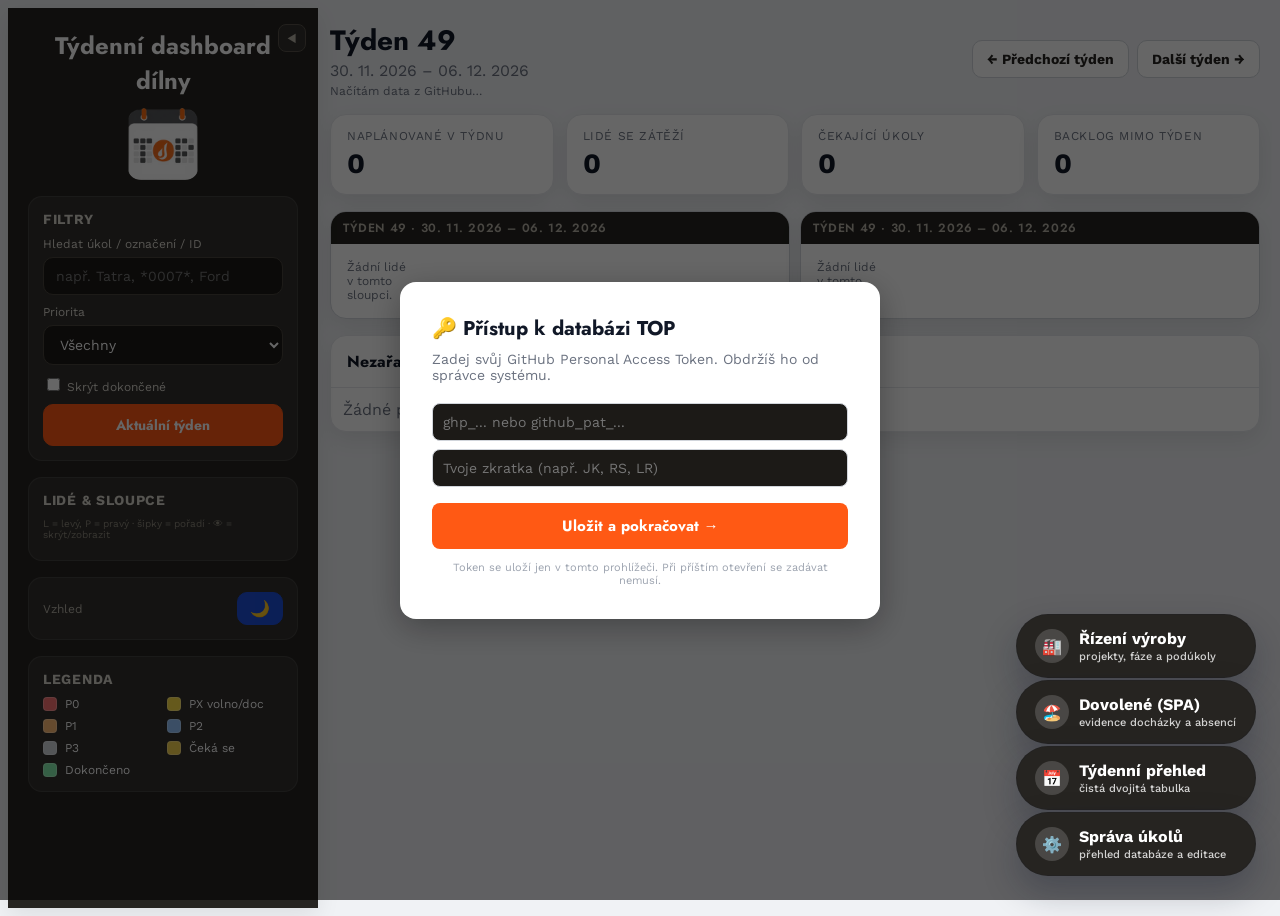
<file: index.html>
<!DOCTYPE html>
<html>
<head>
  <meta charset="utf-8">
  <title>TOP — přesměrování</title>
  <script>
    // Pokud přišel OAuth token v hash, zpracuj ho a přesměruj zpět
    const hash = window.location.hash.substring(1);
    const params = new URLSearchParams(hash);
    const token = params.get("access_token");
    const returnUrl = sessionStorage.getItem("ft_returnUrl");

    if (token && returnUrl) {
      // Předej token na správnou stránku přes sessionStorage
      sessionStorage.setItem("ft_pendingToken", hash);
      sessionStorage.removeItem("ft_returnUrl");
      window.location.href = returnUrl;
    } else if (token) {
      // Fallback — přesměruj na dashboard
      sessionStorage.setItem("ft_pendingToken", hash);
      window.location.href = "tydenni_dashboard_live_reload_local_linked.html";
    } else {
      // Žádný token — přesměruj na dashboard
      window.location.href = "tydenni_dashboard_live_reload_local_linked.html";
    }
  </script>
</head>
<body>
  <p>Přesměrovávám...</p>
</body>
</html>
</file>
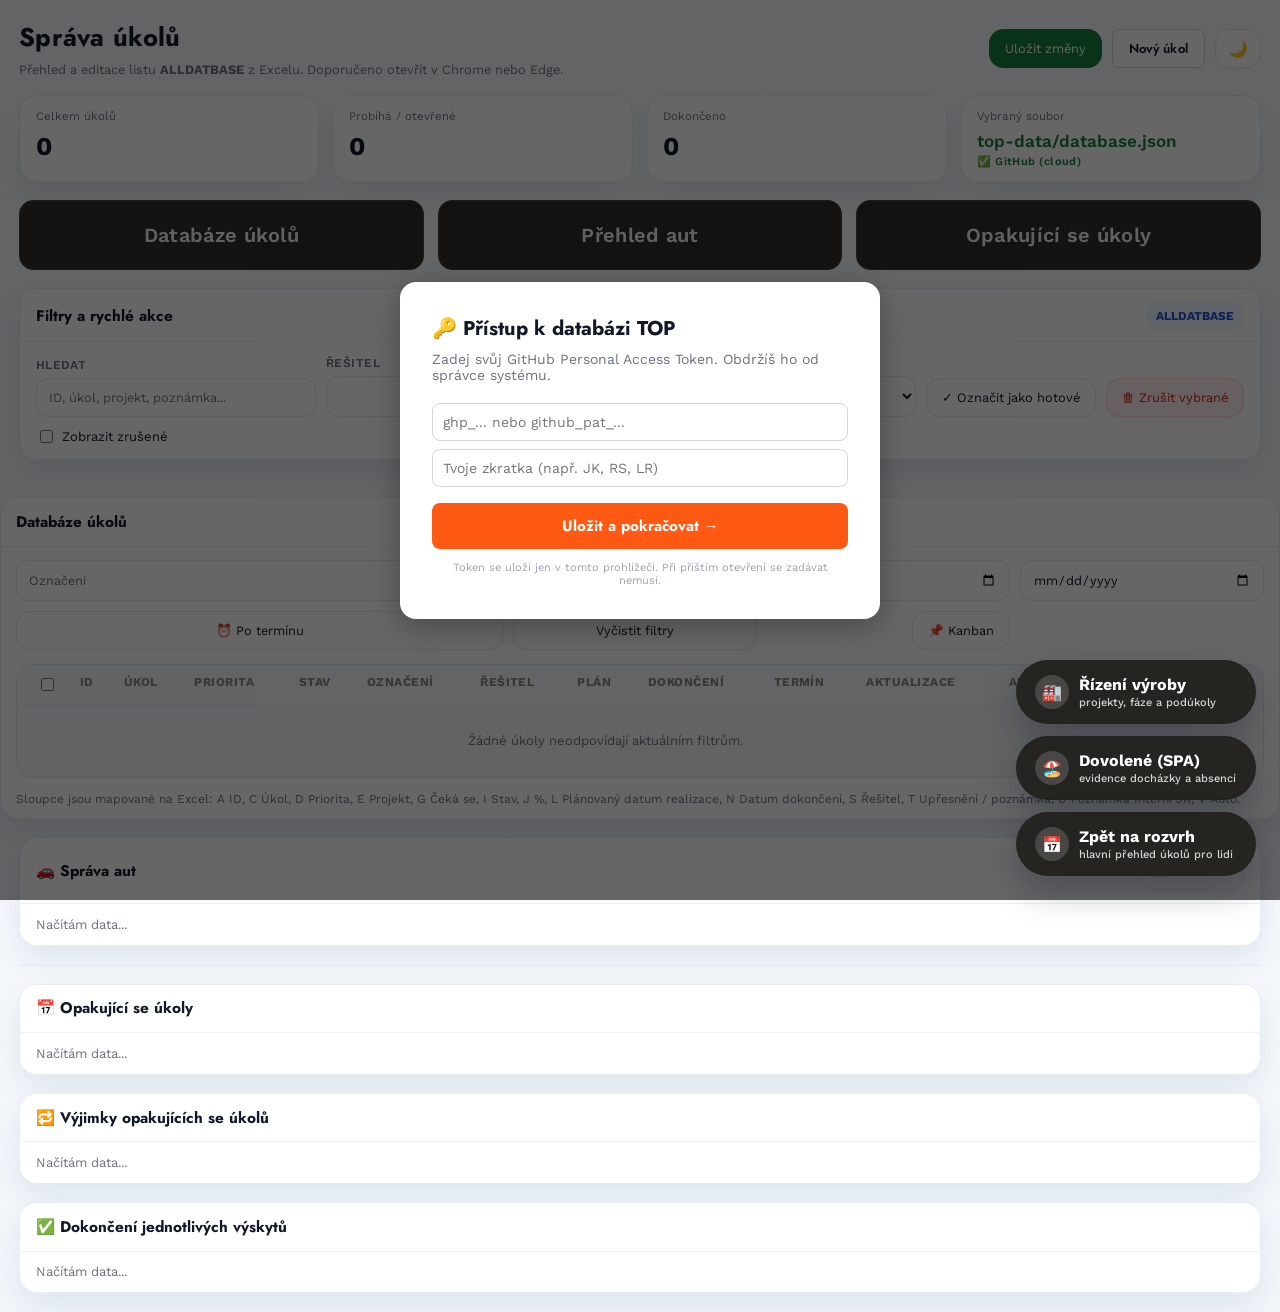
<file: sprava_ukolu_linked.html>
<!DOCTYPE html>
<html lang="cs">
<head>
  <meta charset="UTF-8" />
  <meta name="viewport" content="width=device-width, initial-scale=1.0" />
  <title>Správa úkolů – ALLDATBASE</title>
  <link rel="icon" type="image/png" sizes="192x192" href="icons/icon-192.png" />
  <link rel="stylesheet" href="theme.css" />
  <link rel="preconnect" href="https://fonts.googleapis.com" />
  <link rel="preconnect" href="https://fonts.gstatic.com" crossorigin />
  <link href="https://fonts.googleapis.com/css2?family=Jost:wght@500;600;700&family=Work+Sans:wght@400;500;600;700&display=swap" rel="stylesheet" />
  <link rel="stylesheet" href="components.css" />
  <script>
// ── Dark mode ──────────────────────────────────────────────────────────
const DARK_KEY = "ft_darkMode";
function applyDarkMode(dark) {
  document.documentElement.classList.toggle("dark", dark);
  localStorage.setItem(DARK_KEY, dark ? "1" : "0");
  document.querySelectorAll(".dark-mode-btn").forEach(btn => {
    btn.textContent = dark ? "☀️" : "🌙";
    btn.title = dark ? "Světlý režim" : "Tmavý režim";
  });
}
function initDarkMode() {
  const saved = localStorage.getItem(DARK_KEY);
  const dark = saved !== null ? saved === "1" : window.matchMedia("(prefers-color-scheme: dark)").matches;
  applyDarkMode(dark);
  window.matchMedia("(prefers-color-scheme: dark)").addEventListener("change", e => {
    if (localStorage.getItem(DARK_KEY) === null) applyDarkMode(e.matches);
  });
}
initDarkMode();
</script>
<script src="https://cdn.sheetjs.com/xlsx-0.20.2/package/dist/xlsx.full.min.js"></script>
  <script src="ft_loader.js"></script>
  <style>
    :root{
      /* Barevné proměnné (--bg, --text, --muted, --line, --accent,
         --accent-soft, --ok, --warn, --danger) přesunuty do theme.css —
         sjednoceno na hodnoty ostatních souborů TOP (JK 2026-09-14).
         Tady zůstávají jen 2 nebarevné, stránce vlastní hodnoty. */
      --shadow:0 14px 28px rgba(16, 40, 73, .08);
      --radius:18px;
    }
    *{box-sizing:border-box}
    body{
      margin:0;
      font-family:var(--font-body);
      color:var(--text);
      background:linear-gradient(180deg,var(--panel-gradient-from) 0%,var(--panel-gradient-to) 100%);
    }
    /* Formulářové prvky nedědí font z body automaticky (UA výchozí
       chování) — doplněno 2026-09-15 při zapojování firemního
       redesignu, stejná mezera jako v mobilních souborech. */
    button, .file-label, input, select, textarea { font-family: inherit; }
    .app{
      width:100%;
      max-width:1800px;
      margin:0 auto;
      padding:clamp(12px, 1.5vw, 22px);
      box-sizing:border-box;
    }
    .topbar{
      display:flex;
      flex-wrap:wrap;
      gap:14px;
      align-items:center;
      justify-content:space-between;
      margin-bottom:18px;
    }
    .title-wrap h1{
      font-family:var(--font-heading);
      margin:0;
      font-size:clamp(20px, 2vw, 30px);
      letter-spacing:.2px;
    }
    .title-wrap p{
      margin:6px 0 0;
      color:var(--text-muted);
      font-size:clamp(12px, 1vw, 14px);
    }
    .tabs-bar{
      display:flex;
      gap:14px;
      margin-bottom:18px;
      flex-wrap:wrap;
    }
    .tab-btn{
      flex:1;
      min-width:180px;
      padding:22px 20px;
      background:var(--navy-700);
      color:var(--text-on-navy-softer);
      border:1px solid var(--border-medium);
      border-radius:14px;
      font-size:20px;
      font-weight:600;
      letter-spacing:.3px;
      cursor:pointer;
      transition:background .15s, transform .1s;
    }
    .tab-btn:hover{ background:var(--link-hover-bg); }
    .tab-btn.active{
      background:var(--navy-800);
      border-color:var(--navy-800);
      color:var(--panel);
    }
    html.dark .tab-btn{ background:#111827; color:var(--text-on-navy-faint); border-color:var(--line-soft); }
    html.dark .tab-btn.active{ background:var(--navy-700); border-color:var(--navy-700); color:var(--text); }
    .actions{
      display:flex;
      flex-wrap:wrap;
      gap:10px;
    }
    button, .file-label{
      border:1px solid var(--line-soft);
      background:var(--panel);
      color:var(--text);
      border-radius:14px;
      padding:11px 15px;
      font-size:clamp(12px, 1vw, 14px);
      cursor:pointer;
      transition:.18s ease;
      box-shadow:0 2px 0 rgba(0,0,0,.01);
    }
    button:hover, .file-label:hover{transform:translateY(-1px); box-shadow:var(--shadow)}
    .primary{font-family:var(--font-heading); background:var(--brand-accent); border-color:var(--brand-accent); color:var(--brand-accent-ink)}
    .success{background:var(--success); border-color:var(--success); color:#fff}
    .danger{background:var(--danger-soft-alt); border-color:var(--danger-soft-border); color:var(--danger)}
    .ghost{background:var(--panel-gradient-from)}
    #fileInput{display:none}
    .statusbar{
      display:grid;
      grid-template-columns:repeat(4,minmax(0,1fr));
      gap:14px;
      margin-bottom:18px;
    }
    .stat{
      background:var(--panel);
      border:1px solid var(--input-border-softer);
      border-radius:var(--radius);
      padding:clamp(10px, 1vw, 16px) clamp(12px, 1.2vw, 18px);
      box-shadow:var(--shadow);
    }
    .stat .label{color:var(--text-muted); font-size:clamp(11px, 0.9vw, 13px); margin-bottom:8px}
    .stat .value{font-size:clamp(20px, 2vw, 28px); font-weight:700}
    .panel{
      background:var(--panel);
      border:1px solid var(--input-border-softer);
      border-radius:var(--radius);
      box-shadow:var(--shadow);
    }
    .panel-head{
      padding:clamp(10px, 1vw, 16px) clamp(12px, 1.2vw, 18px);
      border-bottom:1px solid var(--input-border-soft);
      display:flex;
      justify-content:space-between;
      align-items:center;
      gap:10px;
    }
    .panel-head h2{
      font-family:var(--font-heading);
      margin:0;
      font-size:clamp(14px, 1.2vw, 18px);
    }
    .panel-body{padding:clamp(10px, 1vw, 16px) clamp(12px, 1.2vw, 18px)}
    .grid{display:grid; gap:12px}
    .grid.two{grid-template-columns:1fr 1fr}
    .field label{
      display:block;
      font-size:12px;
      color:var(--text-muted);
      margin-bottom:6px;
      font-weight:600;
      text-transform:uppercase;
      letter-spacing:.04em;
    }
    input, select, textarea{
      width:100%;
      border:1px solid var(--line-soft);
      border-radius:12px;
      padding:11px 12px;
      font-size:clamp(12px, 1vw, 14px);
      background:var(--panel);
      color:var(--text);
      outline:none;
    }
    textarea{resize:vertical; min-height:100px}
    input:focus, select:focus, textarea:focus{border-color:var(--focus-ring); box-shadow:0 0 0 4px color-mix(in srgb, var(--accent) 8%, transparent)}

    /* ── Kategorie polí: povinné / needí zásah uživatele / nepovinné ── */
    .field-required label { color:var(--danger); }
    .field-required input, .field-required select, .field-required textarea {
      background:var(--danger-soft); border:2px solid var(--danger); color:var(--danger-strong);
    }
    .field-required input:focus, .field-required select:focus, .field-required textarea:focus {
      box-shadow:0 0 0 4px color-mix(in srgb, var(--danger) 15%, transparent);
    }

    .field-readonly label { color:var(--text-faint); }
    .field-readonly input {
      background:var(--prio-p3-bg); border:1px solid var(--line-medium); color:var(--text-faint); cursor:not-allowed;
    }

    .field-optional label { color:var(--text-muted); }
    .field-optional input, .field-optional select, .field-optional textarea {
      background:var(--input-bg-soft); border:1px solid var(--line-soft); color:var(--text);
    }
    .helper{
      color:var(--text-muted);
      font-size:12px;
      line-height:1.45;
    }
    .filters{
      display:grid;
      grid-template-columns:2fr 1fr 1fr 1fr;
      gap:10px;
      margin-bottom:14px;
    }
    .table-wrap{
      overflow:auto;
      border-radius:14px;
      border:1px solid var(--line-soft);
    }
    table{
      width:100%;
      border-collapse:collapse;
      min-width:900px;
      background:var(--panel);
    }
    thead th{
      position:sticky;
      top:0;
      background:var(--panel-tint);
      z-index:2;
      font-size:12px;
      text-transform:uppercase;
      letter-spacing:.04em;
      color:var(--text-on-navy-soft);
    }
    th, td{
      border-bottom:1px solid var(--input-border-soft);
      padding:10px 10px;
      text-align:left;
      vertical-align:top;
      font-size:13px;
    }
    tbody tr:nth-child(odd){background:var(--table-row-alt)}
    tbody tr:nth-child(even){background:var(--panel)}
    tbody tr:hover{background:var(--table-row-hover)}
    .badge{
      display:inline-flex;
      align-items:center;
      gap:6px;
      border-radius:999px;
      padding:5px 10px;
      font-size:12px;
      font-weight:700;
      white-space:nowrap;
    }
    .prio-P0{background:var(--prio-p0-bg);color:var(--prio-p0-text)}
    .prio-P1{background:var(--prio-p1-bg);color:var(--prio-p1-text)}
    .prio-P2{background:var(--prio-p2-bg);color:var(--prio-p2-text)}
    .prio-P3{background:var(--prio-p3-bg);color:var(--prio-p3-text)}
    .prio-PX{background:var(--prio-px-bg);color:var(--prio-px-text)}
    .state-done{background:var(--success-soft);color:var(--success)}
    .state-progress{background:var(--prio-p1-bg);color:var(--prio-p1-text)}
    .state-wait{background:var(--prio-p2-bg);color:var(--prio-p2-text)}
    .state-new{background:var(--prio-p0-bg);color:var(--prio-p0-text)}

    /* ── Upozornění na aktivní filtr (2026-09-25) — barvy jen z theme.css ── */
    .active-filter-bar{display:flex;align-items:center;gap:10px;flex-wrap:wrap;margin:0 0 12px;padding:8px 12px;border:1px solid var(--warn-border);border-radius:var(--radius-sm);background:var(--warn-soft);color:var(--warn-strong);font-size:13px;font-weight:600}
    .active-filter-bar[hidden]{display:none}
    .active-filter-bar .small-btn{margin-left:auto}
    .filter-active{border-color:var(--warn-border) !important;box-shadow:0 0 0 2px var(--warn-soft) !important}
    label.filter-active{border:1px solid var(--warn-border);border-radius:var(--radius-sm);padding:2px 6px;background:var(--warn-soft);color:var(--warn-strong)}

    /* ── Kanban ── */
    .kanban-board {
      display: grid;
      grid-template-columns: repeat(4, minmax(220px, 1fr));
      gap: 12px;
      align-items: start;
    }
    .kanban-col {
      background: var(--input-bg-soft);
      border: 1px solid var(--line-soft);
      border-radius: 10px;
      min-height: 120px;
      display: flex;
      flex-direction: column;
    }
    .kanban-col.drag-over { background: var(--accent-soft); border-color: var(--accent-block-border); }
    .kanban-col-head {
      padding: 10px 12px;
      font-weight: 700;
      font-size: 13px;
      border-bottom: 1px solid var(--line-soft);
      border-radius: 10px 10px 0 0;
      display: flex;
      justify-content: space-between;
      align-items: center;
    }
    .kanban-col-body {
      padding: 8px;
      display: flex;
      flex-direction: column;
      gap: 8px;
      overflow-y: auto;
      max-height: 65vh;
    }
    /* NOVÉ 2026-09-17 — Kanban karty převedeny na sdílenou `.task-card`
       (+ `.priority-tag`) z components.css místo bespoke `.kanban-card`,
       ať mají stejný pruh+štítek vzhled jako karty v mobilním
       přehledu/dashboardu (JK zadání "sjednoť to všechno ve správě
       úkolů"). Zůstávají jen vlastnosti, které `.task-card` neřeší,
       protože v kartovém přehledu odjinud nepotřebuje — přetahování
       (`cursor:grab`, `.dragging`) a zrušený úkol (`.cancelled`). */
    .kanban-col-body .task-card { cursor: grab; box-shadow: 0 1px 2px rgba(0,0,0,0.04); }
    .kanban-col-body .task-card:hover { border-color: var(--accent-block-border); box-shadow: 0 2px 6px rgba(0,0,0,0.08); }
    .kanban-col-body .task-card.dragging { opacity: 0.4; }
    .kanban-col-body .task-card.cancelled { opacity: 0.5; cursor: not-allowed; text-decoration: line-through; }
    /* Pozadí kanban sloupce potřebuje jiný tmavý odstín, než jaký by
       automaticky dal --input-bg-soft — karta uvnitř už dostává správný
       --panel/--line-soft z components.css .task-card samotného, jen v
       tmavém režimu potřebuje být TMAVŠÍ než sloupec (--bg misto --panel),
       ať zůstane vizuálně odlišená, stejně jako to bylo u bespoke verze. */
    html.dark .kanban-col { background: var(--panel); }
    html.dark .kanban-col-body .task-card { background: var(--bg); }
    .actions-row{
      display:flex;
      gap:8px;
      flex-wrap:wrap;
    }
    .small-btn{
      padding:7px 10px;
      font-size:12px;
      border-radius:10px;
    }
    .muted{color:var(--text-muted)}
    .empty{
      padding:28px;
      text-align:center;
      color:var(--text-muted);
    }
    .footer-note{
      margin-top:14px;
      color:var(--text-muted);
      font-size:12px;
    }
    .modal{
      position:fixed;
      inset:0;
      background:rgba(14,25,39,.36);
      display:none;
      align-items:center;
      justify-content:center;
      padding:18px;
      z-index:30;
    }
    .modal.open{display:flex}
    .modal-card{
      width:min(900px,100%);
      max-height:90vh;
      overflow:auto;
      background:var(--panel);
      border-radius:24px;
      box-shadow:0 28px 80px rgba(10,25,48,.25);
      border:1px solid rgba(255,255,255,.65);
    }
    .modal-head{
      position:sticky;
      top:0;
      background:var(--panel);
      display:flex;
      justify-content:space-between;
      align-items:center;
      gap:12px;
      padding:16px 20px;
      border-bottom:1px solid var(--input-border-soft);
      z-index:2;
    }
    .modal-body{padding:20px}
    .pill{
      display:inline-block;
      background:var(--accent-soft);
      color:var(--accent);
      padding:7px 10px;
      border-radius:999px;
      font-size:12px;
      font-weight:700;
    }
    @media (max-width:1200px){
      .layout{grid-template-columns:1fr}
    }
    @media (max-width:900px){
      .statusbar{grid-template-columns:1fr 1fr}
      .filters{grid-template-columns:1fr 1fr}
    }
    @media (max-width:640px){
      .statusbar{grid-template-columns:1fr}
      .filters{grid-template-columns:1fr}
      .grid.two{grid-template-columns:1fr}
    }
  
    .fab-nav {
      position: fixed;
      right: 24px;
      bottom: 24px;
      z-index: 9999;
      display: inline-flex;
      align-items: center;
      gap: 10px;
      width: 240px;
      padding: 14px 18px;
      border-radius: 999px;
      border: 1px solid rgba(15, 23, 42, 0.1);
      background: var(--navy-800);
      color: var(--panel);
      text-decoration: none;
      font-weight: 700;
      box-shadow: 0 16px 34px rgba(15, 23, 42, 0.28);
      transition: transform .18s ease, box-shadow .18s ease, background .18s ease;
    }
    .fab-nav:hover {
      transform: translateY(-2px);
      box-shadow: 0 20px 40px rgba(15, 23, 42, 0.34);
      background: var(--navy-hover);
    }
    .fab-nav .fab-sub {
      display: block;
      font-size: 11px;
      font-weight: 500;
      opacity: .8;
      margin-top: 2px;
    }
    .fab-nav .fab-icon {
      width: 34px;
      height: 34px;
      border-radius: 50%;
      background: rgba(255,255,255,0.16);
      display: inline-flex;
      align-items: center;
      justify-content: center;
      flex: 0 0 auto;
      font-size: 16px;
    }
    @media (max-width: 720px) {
      .fab-nav {
        right: 14px;
        bottom: 14px;
        min-width: 0;
        width: calc(100% - 28px);
        justify-content: center;
      }
    }

  
    /* ── TMAVÝ REŽIM ──
       Většina barev se teď přepne automaticky přes theme.css (proměnné
       mají svou tmavou variantu tam). Tady zůstávají jen přepisy, které
       se NEDAJÍ odvodit automaticky — buď protože světlá vlastnost nemá
       žádnou přímou tmavou variantu v theme.css (jiný token by dal jinou
       hodnotu), nebo protože v světlém režimu vlastnost vůbec nastavená
       není (dědí se, ale v tmavém potřebuje jinou hodnotu než zdědí). */
    html.dark { color-scheme: dark; }
    html.dark body { background: var(--bg); }
    html.dark .app { background: transparent; }
    html.dark .panel { border-color: var(--line-soft); }
    html.dark .panel-head { border-color: var(--line-soft); }
    html.dark .stat { border-color: var(--line-soft); }
    html.dark .stat .label { color: var(--text-faint); }
    html.dark .topbar { background: var(--panel); border-color: var(--line-soft); }
    html.dark button:hover, html.dark .file-label:hover { background: var(--line-soft); }
    /* NOVÉ 2026-09-17 — .fab-nav dřív zůstávalo na var(--accent) (modrá) i
       po firemním redesignu (byla to jen dřívější, samostatná "výběr vs.
       CTA" výjimka z fáze sjednocení palety 2026-09-14 — Dashboard/Přehled
       ale svoje .fab-nav mezitím při firemním redesignu 2026-09-15 převedly
       na var(--navy-800), zatímco tady se na to při užším rozsahu úpravy
       zapomnělo). Sjednoceno na stejnou tmavou antracitovou i tady, včetně
       přepisu pro tmavý režim — jinak by text (var(--panel), v tmavém
       režimu tmavý) zmizel na tmavém var(--navy-800) pozadí, stejná past
       jako popsaná u tydenni_prehled.html (viz CLAUDE.md). */
    html.dark .fab-nav { background: var(--navy-700); color: var(--text); box-shadow: 0 4px 16px rgba(0,0,0,0.5); }
    /* .primary dark-mode přepis SMAZÁN 2026-09-15 (firemní redesign) —
       --brand-accent je invariantní (stejná hodnota v obou režimech,
       stejně jako --accent-block-* apod.), žádný zvláštní tmavý
       odstín nepotřebuje. Genuinní mezera nalezená AŽ při živém testu
       (probe element s .dark aktivním) — stejný vzorec jako dřívější
       "prohozená barva" nálezy, tentokrát chybějící smazání přepisu,
       ne špatná hodnota. */
    html.dark .danger { background: var(--danger-soft); color: var(--danger-strong); }
    html.dark input, html.dark select, html.dark textarea { background: var(--bg); }

    html.dark .field-required label { color: var(--danger-strong); }
    html.dark .field-required input, html.dark .field-required select, html.dark .field-required textarea {
      color: var(--danger-text-on-dark);
    }
    html.dark .field-readonly input {
      background: var(--panel); border-color: var(--line-soft);
    }
    html.dark .field-optional input, html.dark .field-optional select, html.dark .field-optional textarea {
      background: var(--bg);
    }
    html.dark input:focus, html.dark select:focus, html.dark textarea:focus { border-color: #3b82f6; }
    html.dark thead th { background: var(--bg); color: var(--text-on-navy-muted); border-color: var(--line-soft); }
    html.dark tbody tr:nth-child(odd) { background: var(--panel); }
    html.dark tbody tr:nth-child(even) { background: var(--panel-alt); }
    html.dark td { border-color: var(--line-soft); }
    html.dark .muted { color: var(--text-faint); }
    html.dark .badge { opacity: 0.85; }
    html.dark .modal { background: rgba(0,0,0,0.75); }
    html.dark .modal-head { border-color: var(--line-soft); }
    html.dark .pill { background: var(--line-soft); color: var(--text-muted); }
    html.dark .footer-note { color: var(--border-on-navy); }
    html.dark .helper { color: var(--border-on-navy); }
    html.dark .field label { color: var(--text-muted); }

    /* Kalendář aut (Přehled aut → 📅 Kalendář): styly month-cal- jsou ve
       sdíleném components.css (v1.3.0), ne tady. */

    </style>
</head>
<body>
  <div class="app">
    <div class="topbar">
      <div class="title-wrap">
        <h1>Správa úkolů</h1>
        <p>Přehled a editace listu <strong>ALLDATBASE</strong> z Excelu. Doporučeno otevřít v Chrome nebo Edge.</p>
      </div>
      <div class="actions">
        <button class="success" onclick="saveWorkbook()">Uložit změny</button>
        <button class="btn btn-secondary" onclick="openNewTaskModal()">Nový úkol</button>
        <button id="debugBtn" hidden style="background:#7c3aed;color:white;border:none;border-radius:8px;padding:6px 12px;font-size:12px;cursor:pointer;" onclick="debugGitHub()">🔍 Debug</button>
        <button id="darkModeBtn" class="dark-mode-btn" onclick="applyDarkMode(!document.documentElement.classList.contains('dark'))" style="font-size:16px;padding:6px 12px;" title="Tmavý režim">🌙</button>
      </div>
    </div>

    <div class="statusbar">
      <div class="stat"><div class="label">Celkem úkolů</div><div class="value" id="statTotal">0</div></div>
      <div class="stat"><div class="label">Probíhá / otevřené</div><div class="value" id="statOpen">0</div></div>
      <div class="stat"><div class="label">Dokončeno</div><div class="value" id="statDone">0</div></div>
      <div class="stat"><div class="label">Vybraný soubor</div><div class="value" id="statFile" style="font-size:17px; font-weight:600;">nenačteno</div><div id="statWriteMode" style="font-size:11px;font-weight:600;margin-top:4px;letter-spacing:.04em;"></div></div>
    </div>

    <div class="tabs-bar">
      <button class="tab-btn" id="tabBtn-tasks" onclick="switchTab('tasks')">Databáze úkolů</button>
      <button class="tab-btn" id="tabBtn-auta" onclick="switchTab('auta')">Přehled aut</button>
      <button class="tab-btn" id="tabBtn-opakovaci" onclick="switchTab('opakovaci')">Opakující se úkoly</button>
    </div>

    <div id="tabFilters-tasks" class="panel" style="margin-bottom:18px;">
      <div class="panel-head">
        <h2>Filtry a rychlé akce</h2>
        <span class="pill">ALLDATBASE</span>
      </div>
      <div class="panel-body">
        <div style="display:grid;grid-template-columns:2fr 1fr 1fr 1fr 1fr auto auto;gap:10px;align-items:end;flex-wrap:wrap;">
          <div class="field" style="margin:0;">
            <label>Hledat</label>
            <input id="searchInput" placeholder="ID, úkol, projekt, poznámka..." />
          </div>
          <div class="field" style="margin:0;">
            <label>Řešitel</label>
            <select id="filterAssignee"></select>
          </div>
          <div class="field" style="margin:0;">
            <label>Stav</label>
            <select id="filterState">
              <option value="">Vše</option>
              <option value="Dokončeno">Dokončeno</option>
              <option value="Probíhá">Probíhá</option>
              <option value="Čeká se">Čeká se</option>
              <option value="Nový">Nový</option>
            </select>
          </div>
          <div class="field" style="margin:0;">
            <label>Priorita</label>
            <select id="filterPriority">
              <option value="">Vše</option>
              <option value="P0">P0</option>
              <option value="P1">P1</option>
              <option value="P2">P2</option>
              <option value="P3">P3</option>
              <option value="PX">PX – volno/lékař</option>
            </select>
          </div>
          <div class="field" style="margin:0;">
            <label>Zobrazení</label>
            <select id="filterDoneMode">
              <option value="all">Všechny</option>
              <option value="open">Jen otevřené</option>
              <option value="done">Jen dokončené</option>
            </select>
          </div>
          <button onclick="markSelectedAsDone()" style="white-space:nowrap;align-self:end;">✓ Označit jako hotové</button>
          <button class="danger" onclick="deleteSelected()" style="white-space:nowrap;align-self:end;">🗑 Zrušit vybrané</button>
          <label style="align-self:end;display:flex;align-items:center;gap:6px;font-size:13px;cursor:pointer;white-space:nowrap;">
            <input type="checkbox" id="showCancelled" style="width:auto;" />
            Zobrazit zrušené
          </label>
        </div>
      </div>
    </div>
    </div>

    <div id="tabContent-tasks">
    <div class="panel">
      <div class="panel-head">
        <h2>Databáze úkolů</h2>
        <div class="muted" id="resultInfo" style="display:none;">0 záznamů</div>
      </div>
      <div class="panel-body">
        <div id="activeFilterBar" class="active-filter-bar" hidden></div>
        <div class="filters">
          <input id="quickProject" placeholder="Označení" />
          <input id="quickInternalProject" placeholder="Dodatečné označení" />
          <input id="quickFromDate" type="date" />
          <input id="quickToDate" type="date" />
          <button id="quickOverdueBtn" onclick="toggleOverdueFilter()">⏰ Po termínu</button>
          <button onclick="resetFilters()">Vyčistit filtry</button>
          <button id="viewToggleBtn" onclick="toggleKanbanView()" style="margin-left:auto;">📌 Kanban</button>
        </div>
        <div class="table-wrap" id="tableViewWrap">
          <table>
            <thead>
              <tr>
                <th><input type="checkbox" id="selectAll" /></th>
                <th>ID</th>
                <th>Úkol</th>
                <th>Priorita</th>
                <th>Stav</th>
                <th>Označení</th>
                <th>Řešitel</th>
                <th>Plán</th>
                <th>Dokončení</th>
                <th>Termín</th>
                <th class="sortable" id="thLastUpdated" onclick="toggleSortLastUpdated()" style="cursor:pointer;white-space:nowrap;">Aktualizace <span id="sortLastUpdatedIcon"></span></th>
                <th>Auto</th>
                <th>Poznámka</th>
                <th>Akce</th>
              </tr>
            </thead>
            <tbody id="taskTableBody"></tbody>
          </table>
        </div>
        <div id="kanbanViewWrap" style="display:none;">
          <div class="kanban-board" id="kanbanBoard"></div>
        </div>
        <div class="footer-note">
          Sloupce jsou mapované na Excel: A ID, C Úkol, D Priorita, E Projekt, G Čeká se, I Stav, J %, L Plánovaný datum realizace, N Datum dokončení, S Řešitel, T Upřesnění / poznámka, U Poznámka Interní JK, V Auto.
        </div>
      </div>
    </div>
    </div>
  </div>

  <div class="app" style="margin-top:0;padding-top:0;">
    <div id="tabContent-auta">
    <div class="panel" style="margin-top:18px;">
      <div class="panel-head"><h2>🚗 Správa aut</h2><button id="autaViewToggleBtn" onclick="toggleAutaKalendar()">📅 Kalendář</button></div>
      <div class="panel-body" id="autaTableWrap">
        <div style="color:var(--text-muted);font-size:13px;">Načítám data...</div>
      </div>
    </div>
    </div>
    <div id="tabFilters-opakovaci" class="panel" style="margin-top:18px;"></div>
    <div id="tabContent-opakovaci">
    <div class="panel" style="margin-top:18px;">
      <div class="panel-head"><h2>📅 Opakující se úkoly</h2></div>
      <div class="panel-body" id="opakovaciTableWrap">
        <div style="color:var(--text-muted);font-size:13px;">Načítám data...</div>
      </div>
    </div>
    <div class="panel" style="margin-top:18px;">
      <div class="panel-head"><h2>🔁 Výjimky opakujících se úkolů</h2></div>
      <div class="panel-body" id="vyjimkyTableWrap">
        <div style="color:var(--text-muted);font-size:13px;">Načítám data...</div>
      </div>
    </div>
    <div class="panel" style="margin-top:18px;">
      <div class="panel-head"><h2>✅ Dokončení jednotlivých výskytů</h2></div>
      <div class="panel-body" id="dokonceniTableWrap">
        <div style="color:var(--text-muted);font-size:13px;">Načítám data...</div>
      </div>
    </div>
    </div>
  </div>

  <div id="taskModal" class="modal">
    <div class="modal-card">
      <div class="modal-head">
        <div>
          <div class="muted" style="font-size:12px; text-transform:uppercase; letter-spacing:.05em;">Editace záznamu</div>
          <h2 id="modalTitle" style="margin:4px 0 0; font-size:24px;">Nový úkol</h2>
        </div>
        <div class="actions-row">
          <button id="modalCancelTaskBtn" class="danger" onclick="cancelSingleTask()" style="display:none;">🗑 Zrušit úkol</button>
          <button id="modalHistoryBtn" type="button" onclick="toggleTaskHistory()" style="display:none;">🕘 Historie</button>
          <button onclick="closeTaskModal()">Zavřít</button>
          <button class="primary" onclick="saveTaskFromModal()">Uložit změny</button>
        </div>
      </div>
      <div class="modal-body">
        <div class="grid two">
          <div class="field field-readonly"><label>ID úkolu</label><input id="m_id" readonly /></div>
          <div class="field field-readonly"><label>Datum zapsání</label><input id="m_created" type="date" readonly /></div>
        </div>
        <div class="grid">
          <div class="field field-required"><label>Úkol</label><input id="m_task" /></div>
        </div>
        <div class="grid two">
          <div class="field field-required">
            <label>Priorita</label>
            <select id="m_priority">
              <option value="PX">PX – volno/lékař</option>
              <option value="P0">P0</option>
              <option value="P1">P1</option>
              <option value="P2">P2</option>
              <option value="P3">P3</option>
            </select>
          </div>
          <div class="field field-optional"><label>Obchodní zástupce</label><input id="m_sales" /></div>
        </div>
        <div class="grid two">
          <div class="field field-required"><label>Řešitel</label><select id="m_assignee"><option value="">— nevybráno —</option></select></div>
          <div class="field field-optional">
            <label>Stav</label>
            <select id="m_state">
              <option value="Nový">Nový</option>
              <option value="Probíhá">Probíhá</option>
              <option value="Čeká se">Čeká se</option>
              <option value="Dokončeno">Dokončeno</option>
            </select>
          </div>
        </div>
        <div class="grid">
          <div class="field field-optional"><label>Spoluřešitelé (úkol se v kalendáři ukáže i u nich)</label><div id="m_coowners"></div></div>
        </div>
        <div class="grid two">
          <div class="field field-required"><label>Plánovaný datum realizace</label><input id="m_planned" type="date" /></div>
          <div class="field field-optional"><label>Datum požadovaného ukončení</label><input id="m_due" type="date" /></div>
        </div>
        <div class="grid two">
          <div class="field field-optional"><label>Počet dní trvání</label><input id="m_duration" type="number" min="1" value="1" /></div>
          <div class="field field-optional"><label>Datum dokončení</label><input id="m_finished" type="date" /></div>
        </div>
        <div id="m_dates_auto_hint" style="font-size:12px;margin:0 0 8px;display:none;"></div>
        <div class="grid">
          <div class="field field-optional">
            <label>Aktivní dny (jen pro vícedenní úkol; nezaškrtnuto = každý den)</label>
            <div style="display:flex;gap:10px;flex-wrap:wrap;padding:8px 0;">
              <label style="display:flex;align-items:center;gap:4px;font-weight:normal;text-transform:none;font-size:13px;color:var(--tile-text);"><input type="checkbox" id="m_day_1" checked style="width:auto;"> Po</label>
              <label style="display:flex;align-items:center;gap:4px;font-weight:normal;text-transform:none;font-size:13px;color:var(--tile-text);"><input type="checkbox" id="m_day_2" checked style="width:auto;"> Út</label>
              <label style="display:flex;align-items:center;gap:4px;font-weight:normal;text-transform:none;font-size:13px;color:var(--tile-text);"><input type="checkbox" id="m_day_3" checked style="width:auto;"> St</label>
              <label style="display:flex;align-items:center;gap:4px;font-weight:normal;text-transform:none;font-size:13px;color:var(--tile-text);"><input type="checkbox" id="m_day_4" checked style="width:auto;"> Čt</label>
              <label style="display:flex;align-items:center;gap:4px;font-weight:normal;text-transform:none;font-size:13px;color:var(--tile-text);"><input type="checkbox" id="m_day_5" checked style="width:auto;"> Pá</label>
              <label style="display:flex;align-items:center;gap:4px;font-weight:normal;text-transform:none;font-size:13px;color:var(--tile-text);"><input type="checkbox" id="m_day_6" checked style="width:auto;"> So</label>
              <label style="display:flex;align-items:center;gap:4px;font-weight:normal;text-transform:none;font-size:13px;color:var(--tile-text);"><input type="checkbox" id="m_day_7" checked style="width:auto;"> Ne</label>
            </div>
          </div>
        </div>
        <div class="grid">
          <div class="field field-optional"><label>Upřesnění / poznámka</label><textarea id="m_note"></textarea></div>
        </div>
        <div class="field field-optional">
          <label>Auto (SPZ)</label>
          <select id="m_auto" style="margin-bottom:4px;">
            <option value="">— bez auta —</option>
          </select>
          <div style="display:flex;align-items:center;gap:6px;margin-top:4px;">
            <input id="m_auto_manual" placeholder="nebo napište SPZ ručně..." style="flex:1;" autocomplete="off" />
            <button type="button" onclick="useManualAuto()" style="padding:8px 12px;font-size:12px;border-radius:10px;border:1px solid var(--line-medium);background:var(--panel-gradient-from);cursor:pointer;white-space:nowrap;">Použít</button>
          </div>
          <div id="m_auto_warning" style="color:var(--auto-kolize);font-size:12px;margin-top:4px;display:none;white-space:pre-line;"></div>
        </div>
        <div class="grid two">
          <div class="field field-readonly">
            <label>Poslední aktualizace</label>
            <input id="m_lastUpdated" readonly placeholder="(zatím neuloženo)" />
          </div>
          <div class="field field-optional">
            <label>Podúkol</label>
            <select id="m_subtask">
              <option value="false">Ne</option>
              <option value="true">Ano</option>
            </select>
          </div>
        </div>
        <div class="grid two">
          <div class="field field-optional"><label>Označení</label><input id="m_project" /></div>
          <div class="field field-optional"><label>Dodatečné označení</label><input id="m_internal" /></div>
        </div>
        <div class="grid">
          <div class="field field-optional"><label>Poznámka Interní JK</label><textarea id="m_note_internal"></textarea></div>
        </div>
        <div id="m_history" class="history-panel" hidden></div>
      </div>
    </div>
  </div>

  <div id="substituteModal" class="modal">
    <div class="modal-card" style="width:min(560px,100%);">
      <div class="modal-head">
        <div>
          <div class="muted" style="font-size:12px;text-transform:uppercase;letter-spacing:.05em;">Zástup za opakující se úkol</div>
          <h2 id="subModalTitle" style="margin:4px 0 0;font-size:20px;">Zapsat zástup</h2>
        </div>
        <div class="actions-row">
          <button onclick="closeSubstituteModal()">Zavřít</button>
          <button class="primary" onclick="saveSubstitute()">Uložit</button>
        </div>
      </div>
      <div class="modal-body">
        <div class="grid two">
          <div class="field field-readonly"><label>ID pravidla</label><input id="sub_id" readonly /></div>
          <div class="field field-readonly"><label>Původní řešitel</label><input id="sub_original_owner" readonly /></div>
        </div>
        <div class="grid">
          <div class="field field-required"><label>Zástupce (kdo přebírá)</label><select id="sub_owner"><option value="">— nevybráno —</option></select></div>
        </div>
        <div class="grid two">
          <div class="field field-required"><label>Od data</label><input id="sub_from" type="date" /></div>
          <div class="field field-optional"><label>Počet dní</label><input id="sub_duration" type="number" min="1" value="7" /></div>
        </div>
        <div class="grid">
          <div class="field field-optional">
            <label>Které dny zástup pokrývá</label>
            <div style="display:flex;gap:10px;flex-wrap:wrap;padding:8px 0;">
              <label style="display:flex;align-items:center;gap:4px;font-weight:normal;text-transform:none;font-size:13px;color:var(--tile-text);"><input type="checkbox" id="sub_day_1" style="width:auto;"> Po</label>
              <label style="display:flex;align-items:center;gap:4px;font-weight:normal;text-transform:none;font-size:13px;color:var(--tile-text);"><input type="checkbox" id="sub_day_2" style="width:auto;"> Út</label>
              <label style="display:flex;align-items:center;gap:4px;font-weight:normal;text-transform:none;font-size:13px;color:var(--tile-text);"><input type="checkbox" id="sub_day_3" style="width:auto;"> St</label>
              <label style="display:flex;align-items:center;gap:4px;font-weight:normal;text-transform:none;font-size:13px;color:var(--tile-text);"><input type="checkbox" id="sub_day_4" style="width:auto;"> Čt</label>
              <label style="display:flex;align-items:center;gap:4px;font-weight:normal;text-transform:none;font-size:13px;color:var(--tile-text);"><input type="checkbox" id="sub_day_5" style="width:auto;"> Pá</label>
              <label style="display:flex;align-items:center;gap:4px;font-weight:normal;text-transform:none;font-size:13px;color:var(--tile-text);"><input type="checkbox" id="sub_day_6" style="width:auto;"> So</label>
              <label style="display:flex;align-items:center;gap:4px;font-weight:normal;text-transform:none;font-size:13px;color:var(--tile-text);"><input type="checkbox" id="sub_day_7" style="width:auto;"> Ne</label>
            </div>
          </div>
        </div>
        <div class="grid">
          <div class="field field-optional"><label>Poznámka</label><input id="sub_note" placeholder="volitelné, např. 'dovolená RS'" /></div>
        </div>
      </div>
    </div>
  </div>

  <!-- Okno rezervace / servisu auta z kalendáře (2026-10-15), viz openRezModal -->
  <div id="rezModal" class="modal">
    <div class="modal-card" style="width:min(560px,100%);">
      <div class="modal-head">
        <div>
          <div class="muted" style="font-size:12px;text-transform:uppercase;letter-spacing:.05em;">Rezervace a servis aut</div>
          <h2 id="rezModalTitle" style="margin:4px 0 0;font-size:20px;">Nová rezervace / servis</h2>
        </div>
        <div class="actions-row">
          <button onclick="closeRezModal()">Zavřít</button>
          <button id="rezModalSave" class="primary" onclick="saveRezModal()">Přidat</button>
        </div>
      </div>
      <div class="modal-body">
        <div class="grid">
          <div class="field field-required"><label>SPZ</label><input id="rm_spz" list="rmAutaList" placeholder="SPZ nebo ručně" autocomplete="off" /><datalist id="rmAutaList"></datalist></div>
        </div>
        <div class="grid two">
          <div class="field field-required"><label>Od</label><input id="rm_od" type="date" /></div>
          <div class="field field-optional"><label>Do (prázdné = jen jeden den)</label><input id="rm_do" type="date" /></div>
        </div>
        <div class="grid two">
          <div class="field field-required"><label>Stav</label>
            <select id="rm_stav">
              <option value="rezervované">Rezervované</option>
              <option value="servis">Servis</option>
              <option value="používané">Používané</option>
              <option value="volné">Volné</option>
            </select></div>
          <div class="field field-optional"><label>Poznámka</label><input id="rm_poznamka" placeholder="volitelná poznámka" /></div>
        </div>
        <div id="rm_warning" style="display:none;white-space:pre-line;font-size:12px;margin-top:4px;"></div>
        <div id="rm_delete_row" class="actions-row" style="display:none;margin-top:16px;">
          <button class="danger" onclick="smazatRezUsek()">Smazat celý úsek</button>
          <button id="rm_delete_day" class="danger" onclick="smazatRezDen()">Smazat jen tento den</button>
        </div>
      </div>
    </div>
  </div>

  <!-- Úprava vozidla ve Správě vozidel (2026-10-15), viz openAutoModal -->
  <div id="autoModal" class="modal">
    <div class="modal-card" style="width:min(560px,100%);">
      <div class="modal-head">
        <div>
          <div class="muted" style="font-size:12px;text-transform:uppercase;letter-spacing:.05em;">Upravit vozidlo</div>
          <h2 id="autoModalTitle" style="margin:4px 0 0;font-size:20px;">Vozidlo</h2>
        </div>
        <div class="actions-row">
          <button onclick="closeAutoModal()">Zavřít</button>
          <button class="primary" onclick="saveAutoModal()">Uložit</button>
        </div>
      </div>
      <div class="modal-body">
        <div class="grid two">
          <div class="field field-required"><label>SPZ (změna se přepíše u všech úkolů a rezervací)</label><input id="am_spz" autocomplete="off" /></div>
          <div class="field field-required"><label>Popis</label><input id="am_popis" /></div>
        </div>
        <div class="grid two">
          <div class="field field-optional"><label>Zodpovědný</label><input id="am_zodpovedna" placeholder="jméno nebo zkratka" /></div>
          <div class="field field-required"><label>Zařazení</label>
            <select id="am_zarazeni">
              <option value="Provoz Nivnice">Provoz Nivnice</option>
              <option value="TFM">TFM</option>
              <option value="Administrativa">Administrativa</option>
            </select></div>
        </div>
        <div class="grid two">
          <div class="field field-required"><label>Trvalý stav</label>
            <select id="am_dostupnost">
              <option value="volné">Volné</option>
              <option value="rezervované">Rezervované</option>
              <option value="servis">Servis</option>
              <option value="používané">Používané</option>
            </select></div>
          <div class="muted" style="font-size:12px;align-self:center;">Jiný stav než „volné“ platí pro každý den a u každého úkolu s tímto autem se hlásí jako kolize.</div>
        </div>
      </div>
    </div>
  </div>

<script>
const SHEET_NAME = "ALLDATBASE";
const DEFAULT_FILENAME = "0_SEZNAM_UKOLU-GLOBAL.xlsx";

const COL = {
  ID: 0,
  INTERNAL_PROJECT: 1,
  TASK: 2,
  PRIORITY: 3,
  PROJECT: 4,
  SALES: 5,
  WAITING: 6,
  SUBTASK: 7,
  STATE: 8,
  PERCENT: 9,
  CREATED: 10,
  PLANNED: 11,
  CURRENT_DAY_CHECK: 12,
  FINISHED: 13,
  MISSED_CHECK: 14,
  FUTURE_WORK_CHECK: 15,
  LAST_STATUS_CHECK: 16,
  DUE: 17,
  ASSIGNEE: 18,
  NOTE: 19,
  NOTE_INTERNAL: 20,
  AUTO: 21,
  CANCELLED: 22
};

let workbook = null;
let worksheetRows = []; // raw AOA including header
let headers = [];
let tasks = [];
let filteredTasks = [];
let fileHandle = null;
let fileName = DEFAULT_FILENAME;
let currentEditIndex = null;
let auta = [];
let autaRezervace = [];
let resitele = [];
let opakovaciVyjimky = [];
let opakovaciDokonceni = [];
let opakovaci = [];

const els = {
  searchInput: document.getElementById("searchInput"),
  filterAssignee: document.getElementById("filterAssignee"),
  filterState: document.getElementById("filterState"),
  filterPriority: document.getElementById("filterPriority"),
  filterDoneMode: document.getElementById("filterDoneMode"),
  showCancelled: document.getElementById("showCancelled"),
  quickProject: document.getElementById("quickProject"),
  quickInternalProject: document.getElementById("quickInternalProject"),
  quickFromDate: document.getElementById("quickFromDate"),
  quickToDate: document.getElementById("quickToDate"),
  taskTableBody: document.getElementById("taskTableBody"),
  resultInfo: document.getElementById("resultInfo"),
  statTotal: document.getElementById("statTotal"),
  statOpen: document.getElementById("statOpen"),
  statDone: document.getElementById("statDone"),
  statFile: document.getElementById("statFile"),
  selectAll: document.getElementById("selectAll"),
  taskModal: document.getElementById("taskModal"),
  modalTitle: document.getElementById("modalTitle")
};

function excelDateToJS(value){
  if(value == null || value === "") return null;
  if(value instanceof Date && !isNaN(value)) return value;
  if(typeof value === "number"){
    const parsed = XLSX.SSF.parse_date_code(value);
    if(!parsed) return null;
    return new Date(parsed.y, parsed.m - 1, parsed.d);
  }
  if(typeof value === "string"){
    if(/^\d{4}-\d{2}-\d{2}$/.test(value + "")){
      const d = new Date(value + "T00:00:00");
      return isNaN(d) ? null : d;
    }
    const d = new Date(value);
    return isNaN(d) ? null : d;
  }
  return null;
}

function formatDate(value){
  const d = excelDateToJS(value);
  if(!d) return "";
  return d.toLocaleDateString("cs-CZ");
}

function formatDateISO(value){
  const d = excelDateToJS(value);
  if(!d) return "";
  const y = d.getFullYear();
  const m = String(d.getMonth()+1).padStart(2,"0");
  const day = String(d.getDate()).padStart(2,"0");
  return `${y}-${m}-${day}`;
}

function normalizeText(value){
  return (value ?? "").toString().trim();
}

function boolToText(v){ return v ? "Ano" : "Ne"; }

function parseBool(value){
  if(value === true || value === false) return value;
  const t = normalizeText(value).toLowerCase();
  return ["true", "1", "ano", "yes"].includes(t);
}

function stateClass(state){
  const s = normalizeText(state).toLowerCase();
  if(s.includes("dokon")) return "state-done";
  if(s.includes("ček")) return "state-wait";
  if(s.includes("nov")) return "state-new";
  return "state-progress";
}

function priorityClass(priority){
  const p = normalizeText(priority).toUpperCase();
  return `prio-${["P0","P1","P2","P3","PX"].includes(p) ? p : "P3"}`;
}

function fillAssigneeFilter(){
  const current = els.filterAssignee.value;
  if (resitele.length > 0) {
    // Naplň ze seznamu RESITEL (bez vyřazených)
    els.filterAssignee.innerHTML = '<option value="">Všichni</option>';
    resitele.filter(r => !r.vyrazen).forEach(r => {
      const opt = document.createElement("option");
      opt.value = r.zkratka;
      opt.textContent = `${r.zkratka} – ${r.jmeno} ${r.prijmeni}`.trim();
      els.filterAssignee.appendChild(opt);
    });
  } else {
    // Fallback: unikátní hodnoty z dat
    const assignees = [...new Set(tasks.flatMap(t => [t.assignee, ...taskCoOwners(t)]).filter(Boolean))].sort((a,b) => a.localeCompare(b, "cs"));
    els.filterAssignee.innerHTML = `<option value="">Všichni</option>` + assignees.map(a => `<option value="${escapeHtml(a)}">${escapeHtml(a)}</option>`).join("");
  }
  els.filterAssignee.value = current;
}

// ── Perzistence filtrů uživatele ────────────────────────────────────────
const SPRAVA_FILTER_KEY = "ftSpravaFilterState";

function saveSpravaFilterState() {
  try {
    localStorage.setItem(SPRAVA_FILTER_KEY, JSON.stringify({
      search: els.searchInput?.value || "",
      assignee: els.filterAssignee?.value || "",
      state: els.filterState?.value || "",
      priority: els.filterPriority?.value || "",
      doneMode: els.filterDoneMode?.value || "all",
      project: els.quickProject?.value || "",
      internalProject: els.quickInternalProject?.value || "",
      fromDate: els.quickFromDate?.value || "",
      toDate: els.quickToDate?.value || "",
      showCancelled: els.showCancelled?.checked || false,
      sortLastUpdatedDir: sortLastUpdatedDir,
      overdueFilterActive: overdueFilterActive,
    }));
  } catch(e) {}
}

function restoreSpravaFilterState() {
  try {
    const saved = JSON.parse(localStorage.getItem(SPRAVA_FILTER_KEY) || "null");
    if (!saved) return;
    if (els.searchInput) els.searchInput.value = saved.search || "";
    if (els.filterAssignee) els.filterAssignee.value = saved.assignee || "";
    if (els.filterState) els.filterState.value = saved.state || "";
    if (els.filterPriority) els.filterPriority.value = saved.priority || "";
    if (els.filterDoneMode) els.filterDoneMode.value = saved.doneMode || "all";
    if (els.quickProject) els.quickProject.value = saved.project || "";
    if (els.quickInternalProject) els.quickInternalProject.value = saved.internalProject || "";
    if (els.quickFromDate) els.quickFromDate.value = saved.fromDate || "";
    if (els.quickToDate) els.quickToDate.value = saved.toDate || "";
    if (els.showCancelled) els.showCancelled.checked = saved.showCancelled || false;
    overdueFilterActive = saved.overdueFilterActive || false;
    updateOverdueBtnStyle();
    if (saved.sortLastUpdatedDir) {
      sortLastUpdatedDir = saved.sortLastUpdatedDir;
      const icon = document.getElementById("sortLastUpdatedIcon");
      if (icon) icon.textContent = sortLastUpdatedDir === "desc" ? "▼" : sortLastUpdatedDir === "asc" ? "▲" : "";
    }
  } catch(e) {}
  kanbanViewActive = localStorage.getItem(KANBAN_VIEW_KEY) === "1";
  applyKanbanViewVisibility();
}

function isTaskOverdue(task) {
  const todayIso = formatDateISO(new Date());
  const dueIso = formatDateISO(task.dueDate);
  if (dueIso) return dueIso < todayIso;
  const plannedIso = formatDateISO(task.plannedDate);
  if (plannedIso) return plannedIso < todayIso;
  return false;
}

function applyFilters(){
  saveSpravaFilterState();
  const search = normalizeText(els.searchInput.value).toLowerCase();
  const assignee = els.filterAssignee.value;
  const state = els.filterState.value;
  const priority = els.filterPriority.value;
  const doneMode = els.filterDoneMode.value;
  const project = normalizeText(els.quickProject.value).toLowerCase();
  const internalProject = normalizeText(els.quickInternalProject.value).toLowerCase();
  const fromDate = els.quickFromDate.value;
  const toDate = els.quickToDate.value;
  const showCancelled = els.showCancelled?.checked || false;

  filteredTasks = tasks.filter(task => {
    // Filtr zrušených
    if (task.cancelled && !showCancelled) return false;
    if (!task.cancelled && showCancelled) return false;

    const haystack = [
      task.id, task.task, task.project, task.assignee, ...taskCoOwners(task), task.note, task.internalNote, task.internalProject
    ].join(" ").toLowerCase();

    if(search && !haystack.includes(search)) return false;
    if(project && !task.project.toLowerCase().includes(project)) return false;
    if(internalProject && !(task.internalProject || "").toLowerCase().includes(internalProject)) return false;
    // Filtr Řešitel zahrnuje i spoluřešitele (rozhodnutí JK 2026-09-21).
    if(assignee && task.assignee !== assignee && !taskCoOwners(task).includes(assignee)) return false;
    if(state && task.state !== state) return false;
    if(priority && task.priority !== priority) return false;

    const isDone = normalizeText(task.state).toLowerCase().includes("dokon");
    if(doneMode === "open" && isDone) return false;
    if(doneMode === "done" && !isDone) return false;

    if (overdueFilterActive && !isTaskOverdue(task)) return false;

    const plannedIso = formatDateISO(task.plannedDate);
    if(fromDate && (!plannedIso || plannedIso < fromDate)) return false;
    if(toDate && (!plannedIso || plannedIso > toDate)) return false;

    return true;
  });

  if (sortLastUpdatedDir) {
    filteredTasks.sort((a, b) => {
      const av = a.lastUpdated || "";
      const bv = b.lastUpdated || "";
      // Prázdné hodnoty vždy na konec, bez ohledu na směr řazení
      if (!av && !bv) return 0;
      if (!av) return 1;
      if (!bv) return -1;
      return sortLastUpdatedDir === "asc" ? av.localeCompare(bv) : bv.localeCompare(av);
    });
  }

  renderStats();
  renderCurrentView();
  updateActiveFilterBar();
}

// ── Upozornění na aktivní filtr (2026-09-25) ──
// Filtry se pamatují přes znovunačtení stránky (saveSpravaFilterState), a
// zapomenutý filtr pak vypadal jako "zmizelý úkol" (stalo se). Žlutý pruh
// nad tabulkou/Kanbanem vyjmenuje, co je aktivní, a aktivní pole zvýrazní.
// "Zobrazit zrušené" je taky filtr — ukáže JEN zrušené, platné skryje.
function describeActiveFilters() {
  const parts = [];
  const val = el => (el && el.value || "").trim();
  const selText = el => (el.options[el.selectedIndex] && el.options[el.selectedIndex].textContent || el.value).trim();
  const fmt = iso => { const m = /^(\d{4})-(\d{2})-(\d{2})$/.exec(iso || ""); return m ? `${+m[3]}. ${+m[2]}. ${m[1]}` : iso; };
  const mark = (el, on) => { if (el) el.classList.toggle("filter-active", !!on); };

  mark(els.searchInput, val(els.searchInput));
  if (val(els.searchInput)) parts.push(`hledání „${val(els.searchInput)}“`);
  mark(els.filterAssignee, val(els.filterAssignee));
  if (val(els.filterAssignee)) parts.push(`řešitel ${selText(els.filterAssignee)}`);
  mark(els.filterState, val(els.filterState));
  if (val(els.filterState)) parts.push(`stav ${selText(els.filterState)}`);
  mark(els.filterPriority, val(els.filterPriority));
  if (val(els.filterPriority)) parts.push(`priorita ${selText(els.filterPriority)}`);
  const doneOn = val(els.filterDoneMode) && val(els.filterDoneMode) !== "all";
  mark(els.filterDoneMode, doneOn);
  if (doneOn) parts.push(selText(els.filterDoneMode).toLowerCase());
  mark(els.quickProject, val(els.quickProject));
  if (val(els.quickProject)) parts.push(`označení „${val(els.quickProject)}“`);
  mark(els.quickInternalProject, val(els.quickInternalProject));
  if (val(els.quickInternalProject)) parts.push(`dodatečné označení „${val(els.quickInternalProject)}“`);
  const from = val(els.quickFromDate), to = val(els.quickToDate);
  mark(els.quickFromDate, from);
  mark(els.quickToDate, to);
  if (from && to) parts.push(`plán ${fmt(from)} – ${fmt(to)}`);
  else if (from) parts.push(`plán od ${fmt(from)}`);
  else if (to) parts.push(`plán do ${fmt(to)}`);
  if (overdueFilterActive) parts.push("po termínu");
  const cancelledOn = !!(els.showCancelled && els.showCancelled.checked);
  mark(els.showCancelled && els.showCancelled.closest("label"), cancelledOn);
  if (cancelledOn) parts.push("jen zrušené");
  return parts;
}

function updateActiveFilterBar() {
  const bar = document.getElementById("activeFilterBar");
  if (!bar) return;
  const parts = describeActiveFilters();
  if (!parts.length) { bar.hidden = true; bar.innerHTML = ""; return; }
  const n = filteredTasks.length;
  const word = n === 1 ? "úkol" : (n >= 2 && n <= 4 ? "úkoly" : "úkolů");
  bar.hidden = false;
  bar.innerHTML = `<span>🔍 Aktivní filtr: ${escapeHtml(parts.join(" · "))} — zobrazeno ${n} ${word}</span>` +
    `<button type="button" class="small-btn" onclick="resetFilters()">✕ Zrušit filtry</button>`;
}

let kanbanViewActive = false;

function renderCurrentView() {
  if (kanbanViewActive) {
    renderKanban();
  } else {
    renderTable();
  }
}

let sortLastUpdatedDir = null; // null | "asc" | "desc"
let overdueFilterActive = false;

function toggleSortLastUpdated() {
  sortLastUpdatedDir = sortLastUpdatedDir === null ? "desc" : sortLastUpdatedDir === "desc" ? "asc" : null;
  const icon = document.getElementById("sortLastUpdatedIcon");
  if (icon) {
    icon.textContent = sortLastUpdatedDir === "desc" ? "▼" : sortLastUpdatedDir === "asc" ? "▲" : "";
  }
  applyFilters();
}

function renderStats(){
  const done = tasks.filter(t => normalizeText(t.state).toLowerCase().includes("dokon")).length;
  els.statTotal.textContent = tasks.length;
  els.statDone.textContent = done;
  els.statOpen.textContent = tasks.length - done;
  els.statFile.textContent = fileName || "nenačteno";
  updateWriteStatus();
}

function updateWriteStatus() {
  const el = document.getElementById("statWriteMode");
  const fileEl = document.getElementById("statFile");
  if (!el || !fileEl) return;
  el.textContent = "✅ GitHub (cloud)";
  el.style.color = "var(--success)";
  fileEl.textContent = "top-data/database.json";
  fileEl.style.color = "var(--success)";
}

function status(msg, isError) {
  const el = document.getElementById("statWriteMode");
  if (!el) return;
  el.textContent = msg;
  el.style.color = isError ? "var(--danger)" : "var(--success)";
}

function renderTable(){
  els.resultInfo.textContent = `${filteredTasks.length} záznamů`;
  if(!filteredTasks.length){
    els.taskTableBody.innerHTML = `<tr><td colspan="13" class="empty">Žádné úkoly neodpovídají aktuálním filtrům.</td></tr>`;
    return;
  }

  els.taskTableBody.innerHTML = filteredTasks.map(task => `
    <tr style="${task.cancelled ? 'opacity:0.5;background:var(--danger-soft);text-decoration:line-through;' : ''}">
      <td><input type="checkbox" ${task.selected ? "checked" : ""} onchange="toggleSelection(${task.rowIndex}, this.checked)" /></td>
      <td><strong>${escapeHtml(task.id || "—")}</strong><div class="muted">${escapeHtml(task.internalProject || "")}</div></td>
      <td>${escapeHtml(task.task || "")}${projectMarkHtml(task)}</td>
      <td><span class="badge ${priorityClass(task.priority)}">${escapeHtml(task.priority || "P2")}</span></td>
      <td><span class="badge ${stateClass(task.state)}">${escapeHtml(task.state || "Nový")}</span></td>
      <td>${escapeHtml(task.project || "")}</td>
      <td>${(() => {
        const r = resitele.find(x => x.zkratka === task.assignee);
        const label = escapeHtml(task.assignee || "Nezařazeno");
        const co = taskCoOwners(task);
        const coHtml = co.length ? `<div class="muted" title="Spoluřešitelé">+ ${escapeHtml(co.join(", "))}</div>` : "";
        return ((r && r.vyrazen) ? `<strong style="color:var(--danger);" title="Vyřazený řešitel">${label}</strong>` : label) + coHtml;
      })()}</td>
      <td>${escapeHtml(formatDate(task.plannedDate))}</td>
      <td>${escapeHtml(formatDate(task.doneDate))}</td>
      <td>${task.dueDate ? `<span style="color:${task.dueDate < formatDateISO(new Date()) && !task.doneDate ? 'var(--danger)' : 'var(--tile-text)'}">${escapeHtml(formatDate(task.dueDate))}</span>` : ""}</td>
      <td>${escapeHtml(task.lastUpdated || "—")}</td>
      <td>${(() => {
        if (!task.auto) return "";
        const a = auta.find(x => x.spz === task.auto);
        const label = escapeHtml(task.auto);
        return (a && a.vyrazen) ? `<strong style="color:var(--danger)">${label}</strong> <span style="color:var(--text-faint);font-size:11px;">(vyřazen)</span>` : `<strong style="color:var(--danger)">${label}</strong>`;
      })()}</td>
      <td>${escapeHtml(task.note || task.internalNote || "")}</td>
      <td>
        <div class="actions-row">
          ${task.cancelled
            ? `<button class="small-btn success" onclick="restoreTask(${task.rowIndex})">Obnovit</button>`
            : `<button class="small-btn" onclick="editTask(${task.rowIndex})">Upravit</button>
               <button class="small-btn" onclick="markAsDone(${task.rowIndex})">Hotovo</button>`
          }
        </div>
      </td>
    </tr>
  `).join("");
}

function toggleSelection(rowIndex, checked){
  const task = tasks.find(t => t.rowIndex === rowIndex);
  if(task) task.selected = checked;
}

// ── Kanban zobrazení ─────────────────────────────────────────────────────
const KANBAN_VIEW_KEY = "ftKanbanViewActive";
const KANBAN_COLUMNS = ["Nový", "Probíhá", "Čeká se", "Dokončeno"];

function toggleKanbanView() {
  kanbanViewActive = !kanbanViewActive;
  localStorage.setItem(KANBAN_VIEW_KEY, kanbanViewActive ? "1" : "0");
  applyKanbanViewVisibility();
  renderCurrentView();
}

function applyKanbanViewVisibility() {
  document.getElementById("tableViewWrap").style.display = kanbanViewActive ? "none" : "";
  document.getElementById("kanbanViewWrap").style.display = kanbanViewActive ? "" : "none";
  const btn = document.getElementById("viewToggleBtn");
  if (btn) btn.textContent = kanbanViewActive ? "📋 Tabulka" : "📌 Kanban";
}

function renderKanban() {
  const board = document.getElementById("kanbanBoard");
  if (!board) return;

  // Sloupce = 4 standardní stavy + jakékoliv JINÉ hodnoty state, které se
  // v datech skutečně vyskytují (starší/legacy záznamy, např. "Nezahájeno").
  // Tohle zaručuje, že žádný úkol nikdy tiše nezmizí z Kanbanu jen proto,
  // že má neobvyklou hodnotu state.
  const extraStates = [...new Set(
    filteredTasks.map(t => t.state || "Nový").filter(s => !KANBAN_COLUMNS.includes(s))
  )].sort();
  const columns = [...KANBAN_COLUMNS, ...extraStates];

  board.style.gridTemplateColumns = `repeat(${columns.length}, minmax(220px, 1fr))`;
  board.innerHTML = columns.map(colState => {
    const colTasks = filteredTasks.filter(t => (t.state || "Nový") === colState);
    const colClass = KANBAN_COLUMNS.includes(colState) ? stateClass(colState) : "state-progress";
    return `
      <div class="kanban-col" data-state="${escapeHtml(colState)}"
           ondragover="kanbanDragOver(event)" ondragleave="kanbanDragLeave(event)" ondrop="kanbanDrop(event)">
        <div class="kanban-col-head badge ${colClass}">
          <span>${escapeHtml(colState)}</span>
          <span>${colTasks.length}</span>
        </div>
        <div class="kanban-col-body">
          ${colTasks.map(t => kanbanCardHtml(t)).join("") || '<div style="padding:8px;color:var(--text-faint);font-size:12px;">Žádné úkoly</div>'}
        </div>
      </div>`;
  }).join("");
}

// Modul Řízení výroby (etapa 2, 2026-09-30): hlavní úkol projektu i jeho
// podúkoly jsou běžné úkoly — tady jen značka + odkaz do modulu (navrh
// 6.6, 6.12). Vazba se ve Správě needituje, jen se zachová (`vyroba`).
function projectMarkHtml(task) {
  const v = task && task.vyroba;
  if (!v || typeof v !== "object") return "";
  let href = "", text = "", title = "";
  if (v.druh === "projekt") {
    href = task.id;
    text = `📁 Projekt${v.oznaceni ? " " + v.oznaceni : ""}`;
    title = "Hlavní úkol projektu — otevřít v modulu Řízení výroby";
  } else if (v.druh === "podukol" && v.projekt) {
    const p = tasks.find(x => x.id === v.projekt && x.vyroba && x.vyroba.druh === "projekt");
    href = v.projekt;
    text = `↳ projekt ${p ? (p.vyroba.oznaceni || p.task || p.id) : v.projekt}`;
    title = "Podúkol projektu — otevřít projekt v modulu Řízení výroby";
  } else {
    return "";
  }
  return `<div class="muted" style="font-size:12px;margin-top:2px;"><a href="vyroba.html#projekt=${encodeURIComponent(href)}" target="top_vyroba_window" onclick="event.stopPropagation()" title="${escapeHtml(title)}" style="color:inherit;">${escapeHtml(text)}</a></div>`;
}

function kanbanCardHtml(task) {
  const overdue = !task.cancelled && isTaskOverdue(task);
  const draggable = !task.cancelled;
  const r = resitele.find(x => x.zkratka === task.assignee);
  const assigneeLabel = task.assignee || "Nezařazeno";
  const assigneeDanger = !!(r && r.vyrazen);
  // priorityClass() vrací "prio-P0".."prio-PX" (pro starý .badge) — .priority-tag/
  // .task-card z components.css čekají malé písmo bez prefixu ("p0".."px").
  const prioKey = priorityClass(task.priority).replace("prio-", "").toLowerCase();
  return `
    <div class="task-card ${prioKey} ${task.cancelled ? "cancelled" : ""}"
         draggable="${draggable}"
         ${draggable ? `ondragstart="kanbanDragStart(event, ${task.rowIndex})" ondragend="kanbanDragEnd(event)"` : ""}
         onclick="editTask(${task.rowIndex})">
      <div class="tag-row">
        <span class="priority-tag ${prioKey}">${escapeHtml(task.priority || "P2")}</span>
      </div>
      <div class="title">${escapeHtml(task.id || "")} ${escapeHtml(task.task || "")}</div>
      ${projectMarkHtml(task)}
      <div class="meta">
        <span${assigneeDanger ? ' class="danger"' : ""}>${escapeHtml(assigneeLabel)}</span>${taskCoOwners(task).length ? ` <span title="Spoluřešitelé">+ ${escapeHtml(taskCoOwners(task).join(", "))}</span>` : ""}
        ${task.plannedDate ? ` · ${escapeHtml(formatDate(task.plannedDate))}` : ""}
        ${overdue ? ` · <span class="danger">⏰ po termínu</span>` : ""}
      </div>
    </div>`;
}

let _kanbanDragRowIndex = null;

function kanbanDragStart(e, rowIndex) {
  _kanbanDragRowIndex = rowIndex;
  e.target.classList.add("dragging");
  e.dataTransfer.effectAllowed = "move";
}
function kanbanDragEnd(e) {
  e.target.classList.remove("dragging");
  _kanbanDragRowIndex = null;
}
function kanbanDragOver(e) {
  e.preventDefault();
  e.currentTarget.classList.add("drag-over");
}
function kanbanDragLeave(e) {
  e.currentTarget.classList.remove("drag-over");
}
function kanbanDrop(e) {
  e.preventDefault();
  e.currentTarget.classList.remove("drag-over");
  const newState = e.currentTarget.dataset.state;
  if (_kanbanDragRowIndex == null || !newState) return;

  const task = tasks.find(t => t.rowIndex === _kanbanDragRowIndex);
  if (!task || task.cancelled) return;
  if (task.state === newState) return;

  const wasDone = task.state === "Dokončeno";
  task.state = newState;
  task.lastUpdated = formatDateISO(new Date());
  if (newState === "Dokončeno") {
    if (!task.doneDate) task.doneDate = formatDateISO(new Date());
    task.percent = 1;
  } else {
    task.doneDate = "";
    task.percent = 0;
    // Oprava 2026-09-17 (nález č. 13): u vícedenního úkolu dřív dokončeného
    // po jednotlivých dnech (Dashboard "Hotovo") by completedDays jinak
    // zůstalo beze změny — expandMultiDayTasks() v ft_loader.js bere
    // dayDone přednostně před task.state, takže by TOP appka pořád
    // ukazovala všechny dny jako hotové, i když přetažení mimo sloupec
    // "Dokončeno" mělo úkol viditelně "znovuotevřít".
    // Oprava 2026-09-29: mazat JEN při odchodu Z "Dokončeno" — dřív se
    // mazalo při každém přesunu mezi nedokončenými stavy (Probíhá → Čeká
    // se) a rozpracovaný vícedenní úkol tím ztratil odškrtnuté dny.
    if (wasDone && Array.isArray(task.completedDays) && task.completedDays.length > 0) {
      task.completedDays = [];
    }
  }

  applyFilters();
  autoSaveIfPossible();
}

els.selectAll.addEventListener("change", (e) => {
  const checked = e.target.checked;
  filteredTasks.forEach(t => t.selected = checked);
  renderTable();
});

function resetFilters(){
  els.searchInput.value = "";
  els.filterAssignee.value = "";
  els.filterState.value = "";
  els.filterPriority.value = "";
  els.filterDoneMode.value = "all";
  els.quickProject.value = "";
  els.quickInternalProject.value = "";
  els.quickFromDate.value = "";
  els.quickToDate.value = "";
  // "Zobrazit zrušené" skrývá všechny platné úkoly → taky filtr (2026-09-25)
  if (els.showCancelled) els.showCancelled.checked = false;
  overdueFilterActive = false;
  updateOverdueBtnStyle();
  applyFilters();
}

function updateOverdueBtnStyle() {
  const btn = document.getElementById("quickOverdueBtn");
  if (!btn) return;
  if (overdueFilterActive) {
    btn.style.background = "var(--danger)";
    btn.style.color = "white";
    btn.style.borderColor = "var(--danger)";
  } else {
    btn.style.background = "";
    btn.style.color = "";
    btn.style.borderColor = "";
  }
}

function toggleOverdueFilter() {
  overdueFilterActive = !overdueFilterActive;
  updateOverdueBtnStyle();
  applyFilters();
}

function markAsDone(rowIndex){
  const task = tasks.find(t => t.rowIndex === rowIndex);
  if(!task) return;
  task.state = "Dokončeno";
  task.percent = 1;
  task.doneDate = formatDateISO(new Date());
  task.lastUpdated = formatDateISO(new Date());
  applyFilters();
  autoSaveIfPossible();
}

function markSelectedAsDone(){
  let changed = 0;
  tasks.filter(t => t.selected).forEach(task => {
    task.state = "Dokončeno";
    task.percent = 1;
    task.doneDate = formatDateISO(new Date());
    task.lastUpdated = formatDateISO(new Date());
    changed++;
  });
  if(!changed){
    alert("Nejdřív vyber alespoň jeden úkol.");
    return;
  }
  applyFilters();
  autoSaveIfPossible();
}

function deleteSelected(){
  const selected = tasks.filter(t => t.selected && !t.cancelled);
  if(!selected.length){
    alert("Nejdřív vyber alespoň jeden aktivní úkol.");
    return;
  }
  if(!confirm(`Opravdu zrušit ${selected.length} úkol(y)? (lze obnovit)`)) return;
  selected.forEach(t => { t.cancelled = true; t.lastUpdated = formatDateISO(new Date()); });
  applyFilters();
  renderTable();
  renderStats();
  autoSaveIfPossible();
}

function cancelSingleTask(){
  if (currentEditIndex == null) return;
  const task = tasks.find(t => t.rowIndex === currentEditIndex);
  if (!task) {
    alert("Úkol se mezitím změnil nebo byl smazán jiným uživatelem a data se automaticky přenačetla. Zavři okno a otevři úkol znovu.");
    return;
  }
  if (task.cancelled) return;
  if (!confirm(`Opravdu zrušit úkol ${task.id || ""}? (lze obnovit)`)) return;
  task.cancelled = true;
  task.lastUpdated = formatDateISO(new Date());
  closeTaskModal();
  applyFilters();
  renderTable();
  renderStats();
  autoSaveIfPossible();
}

function openTaskModal(task=null){
  currentEditIndex = task ? task.rowIndex : null;
  els.modalTitle.textContent = task ? `Úprava ${task.id || "úkolu"}` : "Nový úkol";
  buildAutaDatalist();
  buildResitelSelect();
  FTLoader.signalEditing(task ? `upravuje úkol ${task.id}` : "zakládá nový úkol");
  resetTaskHistory(task);

  // Tlačítko "Zrušit úkol" jen u existujícího, ještě nezrušeného úkolu
  const cancelBtn = document.getElementById("modalCancelTaskBtn");
  if (cancelBtn) cancelBtn.style.display = (task && !task.cancelled) ? "inline-block" : "none";

  setValue("m_id", task?.id || "");
  els.modalId = document.getElementById("m_id");
  if (els.modalId) els.modalId.placeholder = task ? "" : "(přiřadí se automaticky při uložení)";
  setValue("m_internal", task?.internalProject || "");
  setValue("m_task", task?.task || "");
  setValue("m_priority", task?.priority || "P0");
  setValue("m_project", task?.project || "");
  setValue("m_sales", task?.sales || "");
  // Řešitel: nastav select, případně přidej neznámou/vyřazenou zkratku jako extra option
  const assigneeSel = document.getElementById("m_assignee");
  if (assigneeSel) {
    const assigneeVal = task?.assignee || "";
    if (assigneeVal && !Array.from(assigneeSel.options).find(o => o.value === assigneeVal)) {
      const vyrazenyResitel = resitele.find(r => r.zkratka === assigneeVal);
      const opt = document.createElement("option");
      opt.value = assigneeVal;
      opt.textContent = vyrazenyResitel
        ? `${vyrazenyResitel.zkratka} – ${vyrazenyResitel.jmeno} ${vyrazenyResitel.prijmeni} (vyřazen)`.trim()
        : assigneeVal;
      assigneeSel.appendChild(opt);
    }
    assigneeSel.value = assigneeVal;
  }
  // Spoluřešitelé — sdílený picker z ft_loader.js. Úkoly ze SPA syncu
  // zamčené (topSync.js je přepisuje). Při změně hlavního řešitele se
  // picker překreslí, ať se nový hlavní ze seznamu vyřadí. Bez picker
  // funkce (stará ft_loader.js z HTTP cache) zůstane prázdný a uložení
  // coOwners nezmění (readCoOwnerPicker → null).
  const coBox = document.getElementById("m_coowners");
  const renderCo = (selected) => {
    if (!coBox || !FTLoader.renderCoOwnerPicker) return;
    FTLoader.renderCoOwnerPicker(coBox, {
      resitele,
      selected,
      primary: assigneeSel ? assigneeSel.value : "",
      locked: /^\*?SPA/.test(String(task?.id || "")),
    });
  };
  if (coBox) { coBox.innerHTML = ""; coBox.dataset.ready = "0"; }
  renderCo(task ? taskCoOwners(task) : []);
  if (assigneeSel) assigneeSel.onchange = () => {
    const current = FTLoader.readCoOwnerPicker ? FTLoader.readCoOwnerPicker(coBox) : null;
    if (current !== null) renderCo(current);
  };
  setValue("m_state", task?.state || "Nový");
  // m_percent odstraněno — pole se nezobrazuje
  setValue("m_created", task ? formatDateISO(task.createdDate) : formatDateISO(new Date()));
  setValue("m_planned", task ? formatDateISO(task.plannedDate) : "");
  setValue("m_duration", task?.durationDays || 1);
  setValue("m_finished", task ? formatDateISO(task.doneDate) : "");
  setValue("m_due", task ? formatDateISO(task.dueDate) : "");
  setValue("m_lastUpdated", task?.lastUpdated ? formatDateISO(task.lastUpdated) : "");

  // Aktivní dny — pokud úkol nemá nastaveno, defaultně všechny zaškrtnuté (= každý den)
  const activeDays = Array.isArray(task?.activeDays) && task.activeDays.length > 0 ? task.activeDays : [1,2,3,4,5,6,7];
  for (let i = 1; i <= 7; i++) {
    const cb = document.getElementById(`m_day_${i}`);
    if (cb) cb.checked = activeDays.includes(i);
  }
  setValue("m_subtask", task?.subtask ? "true" : "false");
  setValue("m_note", task?.note || "");
  setValue("m_note_internal", task?.internalNote || "");
  // Auto: nastav select, případně přidej neznámou/vyřazenou SPZ jako extra option
  const autoSel = document.getElementById("m_auto");
  if (autoSel) {
    const autoVal = task?.auto || "";
    if (autoVal && !Array.from(autoSel.options).find(o => o.value === autoVal)) {
      const vyrazeneAuto = auta.find(a => a.spz === autoVal);
      const opt = document.createElement("option");
      opt.value = autoVal;
      opt.textContent = vyrazeneAuto ? `${vyrazeneAuto.popis} — ${autoVal} (vyřazeno)` : `${autoVal} (ručně)`;
      autoSel.appendChild(opt);
    }
    autoSel.value = autoVal;
  }
  // Kolize auta hned při otevření (dřív se hláška jen skryla): u úpravy
  // se tak ukáže i už existující kolize a seznam aut má značky ⚠ podle
  // data úkolu. Bez data se nic neoznačí.
  checkAutoWarning();

  els.taskModal.classList.add("open");
}

function openNewTaskModal(){ openTaskModal(null); }
function closeTaskModal(){ els.taskModal.classList.remove("open"); }

// ── Historie úprav úkolu (2026-09-23) ──
// Zápis i zobrazení jsou ve ft_loader.js (toggleTaskHistory — sdílené s
// Dashboardem), vzhled v components.css (.history-*). Tady jen napojení
// na modal. Stará verze ft_loader.js z HTTP cache funkci nemá → tlačítko
// se neukáže (nic nespadne).
let _historyTask = null;

function historyCtx() {
  return { tasks, ruleIds: opakovaci.map(o => o.id) };
}

function resetTaskHistory(task) {
  _historyTask = task || null;
  const btn = document.getElementById("modalHistoryBtn");
  // Úkoly ze SPA (dovolené, svátky) se do historie nezapisují → bez tlačítka.
  const spa = task && /^\*?SPA/.test(String(task.id || ""));
  if (btn) btn.style.display = (task && task.id && !spa && FTLoader.toggleTaskHistory) ? "inline-block" : "none";
  if (FTLoader.resetTaskHistory) FTLoader.resetTaskHistory(document.getElementById("m_history"));
}

function toggleTaskHistory() {
  if (!_historyTask || !FTLoader.toggleTaskHistory) return;
  FTLoader.toggleTaskHistory(document.getElementById("m_history"), _historyTask, historyCtx());
}

function setValue(id, value){ document.getElementById(id).value = value; }
function getValue(id){ return document.getElementById(id).value; }

function editTask(rowIndex){
  const task = tasks.find(t => t.rowIndex === rowIndex);
  if(task) openTaskModal(task);
}

function saveTaskFromModal(){
  const taskData = {
    id: normalizeText(getValue("m_id")),
    internalProject: normalizeText(getValue("m_internal")),
    task: normalizeText(getValue("m_task")),
    title: normalizeText(getValue("m_task")),
    priority: getValue("m_priority"),
    project: normalizeText(getValue("m_project")),
    sales: normalizeText(getValue("m_sales")),
    subtask: getValue("m_subtask") === "true",
    state: getValue("m_state"),
    percent: 0,
    createdDate: getValue("m_created"),
    plannedDate: getValue("m_planned"),
    durationDays: parseInt(getValue("m_duration"), 10) || 1,
    doneDate: getValue("m_finished"),
    dueDate: getValue("m_due"),
    assignee: normalizeText(getValue("m_assignee")),
    owner: normalizeText(getValue("m_assignee")),
    note: normalizeText(getValue("m_note")),
    internalNote: normalizeText(getValue("m_note_internal")),
    auto: (getValue("m_auto") || "").trim(),
    cancelled: false,
  };
  // Spoluřešitelé jen když je picker skutečně vykreslený — jinak (null)
  // klíč vůbec nenastavit, Object.assign níže pak existující coOwners
  // zachová. Normalizaci (bez hlavního, bez duplicit) dělá taskToRawFormat.
  const pickedCoOwners = FTLoader.readCoOwnerPicker ? FTLoader.readCoOwnerPicker(document.getElementById("m_coowners")) : null;
  if (pickedCoOwners !== null) taskData.coOwners = pickedCoOwners;

  if(!taskData.task){
    alert("Pole Úkol je povinné.");
    return;
  }

  if(taskData.state === "Dokončeno" && !taskData.doneDate){
    taskData.doneDate = formatDateISO(new Date());
  }
  if(taskData.state === "Dokončeno" && taskData.percent < 1){
    taskData.percent = 1;
  }

  taskData.lastUpdated = formatDateISO(new Date());

  // Aktivní dny — pokud jsou zaškrtnuté všechny (nebo žádné), neukládej omezení (= každý den)
  const checkedDays = [];
  for (let i = 1; i <= 7; i++) {
    const cb = document.getElementById(`m_day_${i}`);
    if (cb && cb.checked) checkedDays.push(i);
  }
  taskData.activeDays = (checkedDays.length > 0 && checkedDays.length < 7) ? checkedDays : undefined;

  // Nová kolize auta (2026-10-09, např. prodloužení na víc dní) → potvrzení;
  // "Zrušit" nechá okno otevřené k úpravě. Kolize, kterou úkol měl už před
  // úpravou, se znovu nehlásí. Stará ft_loader.js z HTTP cache funkci nemá
  // → uloží se jako dřív.
  if (FTLoader.confirmNewAutoConflicts) {
    const editIdx = currentEditIndex;
    const before = editIdx != null ? tasks.find(t => t.rowIndex === editIdx) || null : null;
    const ctx = { tasks, auta, autaRezervace, exclude: t => editIdx != null && t.rowIndex === editIdx };
    if (!FTLoader.confirmNewAutoConflicts(before, taskData, ctx)) return;
  }

  if (currentEditIndex != null) {
    // Editace existujícího úkolu — aktualizuj v paměti, beze změny mechanismu
    const existing = tasks.find(t => t.rowIndex === currentEditIndex);
    if (!existing) {
      // Úkol s tímhle rowIndex už v paměti není — mezitím ho někdo jiný
      // upravil/smazal a data se automaticky přenačetla (viz loadFromRaw).
      // Neukládat naslepo: dřív by se změna tiše zahodila (nebo, se starým
      // pozičním rowIndex, zapsala do úplně jiného úkolu).
      alert("Úkol se mezitím změnil nebo byl smazán jiným uživatelem a data se automaticky přenačetla. Zavři okno, otevři úkol znovu a zadej změnu ještě jednou.");
      return;
    }
    const wasDone = existing.state === "Dokončeno";
    Object.assign(existing, taskData, { rowIndex: existing.rowIndex, selected: existing.selected });
    // Stejná reconciliace jako v kanbanDrop() výše (nález č. 13) — editace
    // stavu pryč z "Dokončeno" u vícedenního úkolu dřív dokončeného po
    // dnech by jinak nechala completedDays beze změny.
    // Oprava 2026-09-29: rozhoduje PŮVODNÍ stav (wasDone). Dřív se
    // kontroloval až nový stav po Object.assign, takže KAŽDÉ uložení
    // rozpracovaného vícedenního úkolu (i jen změna poznámky) smazalo jeho
    // odškrtnuté dny.
    if (wasDone && existing.state !== "Dokončeno" && Array.isArray(existing.completedDays) && existing.completedDays.length > 0) {
      existing.completedDays = [];
    }
    applyFilters();
    renderTable();
    renderStats();
    closeTaskModal();
    autoSaveIfPossible();
  } else {
    // Nový úkol — bezpečné uložení s automatickým opakováním při konfliktu
    // (viz saveNewTaskWithRetry níže) místo přes generický autoSaveIfPossible,
    // který na konflikt jen nabídne "přenačíst data" a tím tiše zahodí
    // právě zadaný nový úkol, aniž by ho zkusil uložit znovu.
    closeTaskModal();
    saveNewTaskWithRetry(taskData);
  }
}

async function saveNewTaskWithRetry(taskData) {
  // Konflikt (409) při zakládání nového úkolu se řeší AUTOMATICKÝM
  // opakováním (přenačíst čerstvá data, přepočítat ID, zkusit znovu) —
  // ne dialogem, po kterém uživatel omylem nabyl dojmu, že se úkol
  // uložil, zatímco ve skutečnosti se jen přenačetla data a úkol se
  // vůbec neuložil, dokud by ho nezkusil uložit znovu ručně.
  const maxAttempts = 3;
  for (let attempt = 1; attempt <= maxAttempts; attempt++) {
    try {
      const raw = FTLoader.getRawJson();
      if (!raw) throw new Error("Data ještě nejsou načtena, zkus to za chvíli znovu.");
      raw.tasks = raw.tasks || [];

      const finalTask = taskToRawFormat(taskData);
      if (!finalTask.id) finalTask.id = FTLoader.generateNextTaskId(raw.tasks);
      raw.tasks.push(finalTask);

      const user = FTLoader.getCurrentUser() || "admin";
      await FTLoader.saveToGitHub(raw, `Nový úkol ${finalTask.id} přidán uživatelem ${user}`);
      status(`✅ Uloženo · ${new Date().toLocaleString("cs-CZ")}`, false);
      await FTLoader.reload();
      return;
    } catch (e) {
      const isConflict = e.message && e.message.includes("CONFLICT");
      if (isConflict && attempt < maxAttempts) {
        status(`⏳ Souběžný zápis, zkouším uložit znovu (${attempt}/${maxAttempts})…`, false);
        await FTLoader.reload();
        continue;
      }
      if (isConflict) {
        alert(`Nepodařilo se uložit ani po ${maxAttempts} pokusech kvůli opakovanému souběžnému zápisu. Zkus to prosím za chvíli znovu.`);
      } else {
        alert(`Uložení se nepodařilo: ${e.message}`);
        console.error(e);
      }
      return;
    }
  }
}

// generateNextId() odstraněno - nahrazeno sdílenou FTLoader.generateNextTaskId()
// (viz ft_loader.js), sjednocuje logiku s Dashboardem a řeší kolize ID.

function escapeHtml(str){
  return (str ?? "").toString()
    .replaceAll("&","&amp;")
    .replaceAll("<","&lt;")
    .replaceAll(">","&gt;")
    .replaceAll('"',"&quot;")
    .replaceAll("'","&#039;");
}

// ── AUTA ───────────────────────────────────────────────────────────────

function buildResitelSelect() {
  // Naplní select m_assignee v modalu
  const sel = document.getElementById("m_assignee");
  if (!sel) return;
  const current = sel.value;
  sel.innerHTML = '<option value="">— nevybráno —</option>';
  resitele.filter(r => !r.vyrazen).forEach(r => {
    const opt = document.createElement("option");
    opt.value = r.zkratka;
    opt.textContent = `${r.zkratka} – ${r.jmeno} ${r.prijmeni}`.trim();
    sel.appendChild(opt);
  });
  // Pokud aktuální zkratka není v seznamu (nevybráno, nebo je to vyřazený
  // řešitel u staršího úkolu), přidej ji zpět, ať editace úkol tiše nepřehodí
  if (current && !resitele.some(r => r.zkratka === current && !r.vyrazen)) {
    const vyrazenyResitel = resitele.find(r => r.zkratka === current);
    const opt = document.createElement("option");
    opt.value = current;
    opt.textContent = vyrazenyResitel
      ? `${vyrazenyResitel.zkratka} – ${vyrazenyResitel.jmeno} ${vyrazenyResitel.prijmeni} (vyřazen)`.trim()
      : current;
    sel.appendChild(opt);
  }
  if (current) sel.value = current;
  // #filterAssignee (filtr v topbaru) plní výhradně fillAssigneeFilter() —
  // ta má navíc fallback na `tasks`, když je `resitele` prázdné (viz Nástraha
  // "dva nezávislé buildery stejného dropdownu"). Kdo volá buildResitelSelect()
  // a potřebuje i obnovit filtr, ať zavolá fillAssigneeFilter() zvlášť.
}

function buildAutaDatalist() {
  const sel = document.getElementById("m_auto");
  if (!sel) return;
  const current = sel.value;
  sel.innerHTML = '<option value="">— bez auta —</option>';
  auta.filter(a => !a.vyrazen).forEach(a => {
    const opt = document.createElement("option");
    opt.value = a.spz;
    opt.textContent = `${a.popis} — ${a.spz} (${a.zodpovedna})`;
    sel.appendChild(opt);
  });
  // Pokud aktuální hodnota není v seznamu (ručně zadaná SPZ, nebo vyřazené
  // auto u staršího úkolu), přidej ji zpět, ať editace úkol tiše nepřehodí
  if (current && !auta.some(a => a.spz === current && !a.vyrazen)) {
    const vyrazeneAuto = auta.find(a => a.spz === current);
    const opt = document.createElement("option");
    opt.value = current;
    opt.textContent = vyrazeneAuto ? `${vyrazeneAuto.popis} — ${current} (vyřazeno)` : `${current} (ručně)`;
    sel.appendChild(opt);
  }
  if (current) sel.value = current;
  // Přenačtení dat (polling, SPA sync) seznam přestaví a značky ⚠ by
  // zmizely — u otevřeného modalu je hned obnovit.
  if (els.taskModal && els.taskModal.classList.contains("open")) checkAutoWarning();
}

function useManualAuto() {
  const manual = (document.getElementById("m_auto_manual")?.value || "").trim();
  if (!manual) return;
  const sel = document.getElementById("m_auto");
  if (!sel) return;
  // Přidej jako option pokud ještě není
  if (!Array.from(sel.options).find(o => o.value === manual)) {
    const opt = document.createElement("option");
    opt.value = manual;
    opt.textContent = `${manual} (ručně)`;
    sel.appendChild(opt);
  }
  sel.value = manual;
  document.getElementById("m_auto_manual").value = "";
  // Spusť kontrolu dostupnosti
  const datum = document.getElementById("m_planned")?.value || "";
  checkAutoWarning(manual, datum, currentEditIndex);
}

// "Dostupnost dnes" v Přehledu aut. Od 2026-09-22 přes sdílenou
// FTLoader.getAutoDostupnost (→ getAutoConflicts): dřív porovnávala jen
// začátek úkolu, auto obsazené 2.+ dnem vícedenního úkolu se jevilo
// "volné". Záloha (stará ft_loader.js z HTTP cache) = původní logika.
function getAutoDostupnostDen(spz, datum) {
  if (!spz || !datum) return "volné";
  if (FTLoader.getAutoConflicts) return FTLoader.getAutoDostupnost(spz, datum, auta, autaRezervace, tasks);
  const rez = autaRezervace.find(r => r.spz === spz && r.datum === datum);
  if (rez) return rez.stav;
  const conflict = tasks.find(t => !t.cancelled && t.auto === spz && t.plannedDate === datum);
  if (conflict) return "používané";
  const auto = auta.find(a => a.spz === spz);
  if (auto && auto.dostupnost !== "volné") return auto.dostupnost;
  return "volné";
}

// Všechny dny úkolu podle formuláře (datum + počet dní + aktivní dny).
function modalTaskDates() {
  const plannedDate = document.getElementById("m_planned")?.value || "";
  if (!plannedDate || !FTLoader.getMultiDayOccurrenceDates) return plannedDate ? [plannedDate] : [];
  const checked = [];
  for (let i = 1; i <= 7; i++) { if (document.getElementById(`m_day_${i}`)?.checked) checked.push(i); }
  return FTLoader.getMultiDayOccurrenceDates({
    plannedDate,
    durationDays: parseInt(document.getElementById("m_duration")?.value, 10) || 1,
    activeDays: (checked.length > 0 && checked.length < 7) ? checked : undefined,
  });
}

// Kolize auta v modalu úkolu (přepracováno 2026-09-22): sdílená logika z
// ft_loader.js — všechny dny zadávaného i existujících úkolů (dřív jen
// začátek), značka ⚠ + barva z theme.css v rozbalovacím seznamu, podrobná
// hláška pod polem. Upravovaný úkol se vylučuje podle rowIndex; zrušené
// úkoly vylučuje getAutoConflicts (oprava 2026-09-17, nález č. 12, zůstává).
// Parametry ignorované — stav se čte z formuláře (volání zůstala kvůli
// zpětné kompatibilitě).
function checkAutoWarning() {
  const warn = document.getElementById("m_auto_warning");
  const sel = document.getElementById("m_auto");
  // Krátká hláška u data / počtu dní (2026-10-09): podrobná je pod polem
  // Auto níž ve formuláři a při změně počtu dní nebývá vidět.
  const hint = document.getElementById("m_dates_auto_hint");
  if (hint) hint.style.display = "none";
  if (!warn || !sel) return;
  if (!FTLoader.getAutoConflicts || !FTLoader.markAutoOptions) { warn.style.display = "none"; return; }
  const dates = modalTaskDates();
  const editIdx = currentEditIndex;
  const ctx = { tasks, auta, autaRezervace, exclude: t => editIdx != null && t.rowIndex === editIdx };
  FTLoader.markAutoOptions(sel, dates, ctx);
  const spz = (sel.value || "").trim();
  const conflicts = spz ? FTLoader.getAutoConflicts(spz, dates, ctx) : [];
  const level = FTLoader.autoConflictLevel(conflicts);
  if (!level) { warn.style.display = "none"; return; }
  warn.textContent = FTLoader.describeAutoConflicts(spz, conflicts);
  warn.style.color = level === "kolize" ? "var(--auto-kolize)" : "var(--auto-kolize-stav)";
  warn.style.display = "block";
  if (hint) {
    hint.textContent = `⚠ Auto ${spz} má v některém dni úkolu kolizi — podrobnosti u pole Auto (SPZ).`;
    hint.style.color = warn.style.color;
    hint.style.display = "block";
  }
}

// ── Tabulka aut a rezervací ───────────────────────────────────────────

function renderAutaTable() {
  const wrap = document.getElementById("autaTableWrap");
  if (!wrap) return;
  const today = formatDateISO(new Date());

  const stavConfig = {
    "volné":       { color: "var(--success)", bg: "var(--auto-volne-bg)", border: "var(--success-soft-border)", label: "volné" },
    "používané":   { color: "var(--auto-pouzivane)", bg: "var(--auto-pouzivane-bg)", border: "var(--auto-pouzivane-border)", label: "používané" },
    "rezervované": { color: "var(--warn)", bg: "var(--auto-rezervovane-bg)", border: "var(--warn-soft-alt)", label: "rezervované" },
    "servis":      { color: "var(--danger)", bg: "var(--danger-soft-alt)", border: "var(--danger-soft-border)", label: "servis" },
  };

  const zarazeniConfig = {
    "TFM":              { bg: "var(--auto-tfm-bg)", border: "var(--accent-block-border)" },
    "Provoz Nivnice":   { bg: "var(--panel)", border: "#e2e8f0" },
    "Administrativa":   { bg: "var(--line-soft)", border: "var(--line-medium)" },
  };

  const activeAuta = auta.filter(a => !a.vyrazen);
  const cardsHtml = activeAuta.length === 0
    ? `<div style="color:var(--text-muted);font-size:13px;padding:12px 0;">Žádná aktivní auta.</div>`
    : `<div style="display:grid;grid-template-columns:repeat(auto-fill,minmax(200px,1fr));gap:14px;margin-bottom:24px;">
        ${activeAuta.map(a => {
          const dnes = getAutoDostupnostDen(a.spz, today);
          const s = stavConfig[dnes] || stavConfig["volné"];
          const z = zarazeniConfig[a.zarazeni] || zarazeniConfig["Provoz Nivnice"];
          return `
          <div style="background:${z.bg};border:1.5px solid ${z.border};border-radius:14px;padding:14px 16px;box-shadow:0 2px 6px rgba(0,0,0,0.06);display:flex;flex-direction:column;gap:4px;">
            <div style="font-size:13px;font-weight:600;color:var(--tile-text);margin-bottom:2px;">${escapeHtml(a.popis)}</div>
            <div style="font-size:20px;font-weight:800;color:var(--danger);letter-spacing:1px;line-height:1.2;">${escapeHtml(a.spz)}</div>
            <div style="font-size:11px;color:var(--text-muted);margin-top:2px;">
              <span style="font-weight:600;text-transform:uppercase;letter-spacing:.04em;">Zodpovědný</span>
              <span style="margin-left:4px;">${escapeHtml(a.zodpovedna)}</span>
            </div>
            <div style="font-size:11px;color:var(--text-muted);">
              <span style="font-weight:600;text-transform:uppercase;letter-spacing:.04em;">Trvalý stav</span>
              <span style="margin-left:4px;">${escapeHtml(a.dostupnost)}</span>
            </div>
            <div style="margin-top:6px;display:inline-flex;align-items:center;gap:5px;background:${s.bg};border:1px solid ${s.border};border-radius:999px;padding:3px 10px;width:fit-content;">
              <span style="width:7px;height:7px;border-radius:50%;background:${s.color};flex-shrink:0;"></span>
              <span style="font-size:12px;font-weight:700;color:${s.color};text-transform:uppercase;letter-spacing:.04em;">DNES&nbsp;&nbsp;${escapeHtml(s.label)}</span>
            </div>
          </div>`;
        }).join("")}
      </div>`;

  // Kalendář nahrazuje dlaždice i tabulku rezervací; formulář nové
  // rezervace a Správa vozidel zůstávají v obou režimech (JK 2026-10-15).
  wrap.innerHTML = `
    <div id="autaListSection">
      <h3 style="margin:0 0 14px;font-size:16px;">Přehled aut</h3>
      ${cardsHtml}
    </div>
    <div id="autaCalSection" style="margin-bottom:24px;">${autaKalendarKostraHtml()}</div>

    <h3 style="margin:0 0 12px;font-size:16px;">Rezervace a servis</h3>
    <div style="display:flex;gap:10px;align-items:flex-end;flex-wrap:wrap;margin-bottom:12px;">
      <div><label style="display:block;font-size:12px;color:var(--text-muted);margin-bottom:4px;">SPZ</label>
        <input id="rez_spz" list="autaListRez" placeholder="SPZ nebo ručně" style="width:160px;" autocomplete="off" />
        <datalist id="autaListRez">${activeAuta.map(a => `<option value="${escapeHtml(a.spz)}">${escapeHtml(a.popis)}</option>`).join("")}</datalist>
      </div>
      <div><label style="display:block;font-size:12px;color:var(--text-muted);margin-bottom:4px;">Od</label>
        <input id="rez_od" type="date" style="width:160px;" value="${today}" /></div>
      <div><label style="display:block;font-size:12px;color:var(--text-muted);margin-bottom:4px;">Do (prázdné = jen jeden den)</label>
        <input id="rez_do" type="date" style="width:160px;" /></div>
      <div><label style="display:block;font-size:12px;color:var(--text-muted);margin-bottom:4px;">Stav</label>
        <select id="rez_stav" style="width:140px;">
          <option value="rezervované">Rezervované</option>
          <option value="servis">Servis</option>
          <option value="používané">Používané</option>
          <option value="volné">Volné</option>
        </select></div>
      <div><label style="display:block;font-size:12px;color:var(--text-muted);margin-bottom:4px;">Poznámka</label>
        <input id="rez_poznamka" placeholder="volitelná poznámka" style="width:200px;" /></div>
      <button onclick="addRezervace()" class="primary" style="height:42px;">+ Přidat</button>
    </div>
    <div id="autaRezTableSection">
    <table style="width:100%;border-collapse:collapse;font-size:13px;">
      <thead><tr style="background:var(--table-head-bg);">
        <th style="padding:8px;text-align:left;border-bottom:2px solid var(--line-medium);">SPZ</th>
        <th style="padding:8px;text-align:left;border-bottom:2px solid var(--line-medium);">Datum</th>
        <th style="padding:8px;text-align:left;border-bottom:2px solid var(--line-medium);">Stav</th>
        <th style="padding:8px;text-align:left;border-bottom:2px solid var(--line-medium);">Poznámka</th>
        <th style="padding:8px;border-bottom:2px solid var(--line-medium);"></th>
      </tr></thead>
      <tbody>${autaRezervace.map((r, i) => `
        <tr style="border-bottom:1px solid var(--line-soft);${r.datum < today ? 'opacity:0.5;' : ''}">
          <td style="padding:7px 8px;"><strong style="color:var(--danger);">${escapeHtml(r.spz)}</strong></td>
          <td style="padding:7px 8px;">${escapeHtml(r.datum)}</td>
          <td style="padding:7px 8px;">${escapeHtml(r.stav)}</td>
          <td style="padding:7px 8px;">${escapeHtml(r.poznamka)}</td>
          <td style="padding:7px 8px;"><button class="small-btn danger" onclick="deleteRezervace(${i})">Smazat</button></td>
        </tr>`).join("")}
      ${autaRezervace.length === 0 ? '<tr><td colspan="5" style="padding:12px;color:var(--text-muted);text-align:center;">Žádné rezervace.</td></tr>' : ""}
      </tbody>
    </table>
    </div>

    <h3 style="margin:24px 0 12px;font-size:16px;">Správa vozidel</h3>
    <div style="font-size:12px;color:var(--text-muted);margin-bottom:14px;">
      Vyřazené vozidlo zmizí z dlaždic přehledu i z nabídky pro nové úkoly.
      Starší úkoly s tímto vozidlem zůstávají zachované, jen s poznámkou "vyřazen".
      ${smiSpravovatAuta() ? "" : `<br><strong>Přidávat, upravovat, vyřazovat a obnovovat vozidla může jen uživatel s oprávněním „auta“.</strong>`}
    </div>
    <div style="display:grid;grid-template-columns:1fr 1fr;gap:20px;margin-bottom:18px;">
      <div>
        <h4 style="font-size:13px;margin:0 0 8px;color:var(--tile-text);">Aktivní vozidla</h4>
        <div id="activeAutaList"></div>
      </div>
      <div>
        <h4 style="font-size:13px;margin:0 0 8px;color:var(--tile-text);">Vyřazená vozidla</h4>
        <div id="inactiveAutaList"></div>
      </div>
    </div>
    <div style="display:${smiSpravovatAuta() ? "block" : "none"};">
    <h4 style="font-size:13px;margin:0 0 8px;color:var(--tile-text);">Přidat nové vozidlo</h4>
    <div style="display:grid;grid-template-columns:1fr 130px 130px 150px auto;gap:8px;align-items:end;max-width:900px;">
      <div><label style="display:block;font-size:11px;color:var(--text-muted);margin-bottom:2px;">Popis</label><input id="newAuto_popis" style="width:100%;" /></div>
      <div><label style="display:block;font-size:11px;color:var(--text-muted);margin-bottom:2px;">SPZ</label><input id="newAuto_spz" style="width:100%;" /></div>
      <div><label style="display:block;font-size:11px;color:var(--text-muted);margin-bottom:2px;">Zodpovědný</label><input id="newAuto_zodpovedna" style="width:100%;" /></div>
      <div><label style="display:block;font-size:11px;color:var(--text-muted);margin-bottom:2px;">Zařazení</label>
        <select id="newAuto_zarazeni" style="width:100%;">
          <option value="Provoz Nivnice">Provoz Nivnice</option>
          <option value="TFM">TFM</option>
          <option value="Administrativa">Administrativa</option>
        </select>
      </div>
      <button class="primary" onclick="addNewAuto()" style="height:38px;">+ Přidat</button>
    </div>
    </div>`;
  renderAutaManagementLists();
  applyAutaViewVisibility();
  renderAutaKalendar();
}

// Správa vozidel (přidat / upravit / vyřadit / obnovit) jen s příznakem
// oprávnění "auta" v users.json (JK 2026-10-15: admin a vedoucí) — stejný
// mechanismus jako "projekty"/"sablony" v Řízení výroby. Jen omezení v UI
// (jako role Operátor), proto se kontroluje i v každé funkci, která
// zapisuje. Rezervace a servisy dál zadávají všichni plánovači.
function smiSpravovatAuta() {
  return !!(FTLoader.hasOpravneni && FTLoader.hasOpravneni("auta"));
}

function overitSpravuAut() {
  if (smiSpravovatAuta()) return true;
  alert("Správu vozidel může dělat jen uživatel s oprávněním „auta“.");
  return false;
}

function renderAutaManagementLists() {
  const activeWrap = document.getElementById("activeAutaList");
  const inactiveWrap = document.getElementById("inactiveAutaList");
  if (!activeWrap || !inactiveWrap) return;

  const active = auta.filter(a => !a.vyrazen);
  const inactive = auta.filter(a => a.vyrazen);
  const smi = smiSpravovatAuta();
  const rowStyle = "display:flex;align-items:center;gap:8px;padding:7px 0;border-bottom:1px solid var(--line-soft);font-size:12px;";
  const btnStyle = "padding:5px 10px;font-size:11px;border-radius:6px;border:1px solid var(--line-medium);background:var(--panel);color:var(--text-muted);cursor:pointer;white-space:nowrap;";
  // Zodpovědný a zařazení přímo v řádku — právě ty jdou upravit.
  const udaje = a => [a.zodpovedna, a.zarazeni].filter(Boolean).map(escapeHtml).join(" · ");
  const upravit = a => smi ? `<button style="${btnStyle}" onclick="openAutoModal('${escapeHtml(a.spz)}')">Upravit</button>` : "";

  activeWrap.innerHTML = active.length === 0
    ? '<div style="color:var(--text-faint);font-size:12px;">Žádná aktivní vozidla.</div>'
    : active.map(a => `
        <div style="${rowStyle}">
          <span style="flex:1;">${escapeHtml(a.popis)} — <strong style="color:var(--danger);">${escapeHtml(a.spz)}</strong>
            <span style="color:var(--text-muted);">${udaje(a) ? " · " + udaje(a) : ""}</span></span>
          ${upravit(a)}
          ${smi ? `<button style="${btnStyle}" onclick="vyraditAuto('${escapeHtml(a.spz)}')">Vyřadit</button>` : ""}
        </div>`).join("");

  inactiveWrap.innerHTML = inactive.length === 0
    ? '<div style="color:var(--text-faint);font-size:12px;">Žádná vyřazená vozidla.</div>'
    : inactive.map(a => `
        <div style="${rowStyle}opacity:0.6;">
          <span style="flex:1;text-decoration:line-through;">${escapeHtml(a.popis)} — ${escapeHtml(a.spz)}</span>
          ${upravit(a)}
          ${smi ? `<button style="${btnStyle}background:var(--accent);border-color:var(--accent);color:white;" onclick="obnovitAuto('${escapeHtml(a.spz)}')">Obnovit</button>` : ""}
        </div>`).join("");
}

// ── Úprava vozidla (2026-10-15) ───────────────────────────────────────
// Popis, zodpovědný (volný text, JK), zařazení, trvalý stav a od
// 2026-10-16 i SPZ. Podle SPZ jsou na auto navázané úkoly (`auto`) i
// rezervace — změna ji proto přepíše VŠUDE (JK: i dokončené a zrušené
// úkoly, minulé i budoucí rezervace; auto je pořád stejné).
let autoUpravaSpz = null; // SPZ upravovaného auta při otevření okna

function openAutoModal(spz) {
  if (!overitSpravuAut()) return;
  const auto = auta.find(a => a.spz === spz);
  if (!auto) return;
  const el = id => document.getElementById(id);
  // Hodnotu, která v nabídce není (starší data), přidat, ať ji úprava tiše nezmění.
  const nastav = (sel, value, label) => {
    if (!Array.from(sel.options).some(o => o.value === value)) sel.add(new Option(label || value, value));
    sel.value = value;
  };
  autoUpravaSpz = auto.spz;
  el("am_spz").value = auto.spz;
  el("am_popis").value = auto.popis || "";
  el("am_zodpovedna").value = auto.zodpovedna || "";
  nastav(el("am_zarazeni"), auto.zarazeni || "", auto.zarazeni ? "" : "— bez zařazení —");
  nastav(el("am_dostupnost"), auto.dostupnost || "volné");
  el("autoModalTitle").textContent = `${auto.popis || ""} — ${auto.spz}`;
  el("autoModal").classList.add("open");
  el("am_popis").focus();
}

function closeAutoModal() {
  document.getElementById("autoModal").classList.remove("open");
}

function saveAutoModal() {
  if (!overitSpravuAut()) return;
  const v = id => (document.getElementById(id).value || "").trim();
  const staraSpz = autoUpravaSpz;
  // Dohledat až teď — data se mohla mezitím přenačíst.
  const auto = auta.find(a => a.spz === staraSpz);
  if (!auto) { alert(`Vozidlo ${staraSpz} už v datech není. Zavři okno a zkus to znovu.`); return; }
  const nove = { spz: v("am_spz"), popis: v("am_popis"), zodpovedna: v("am_zodpovedna"), zarazeni: v("am_zarazeni"), dostupnost: v("am_dostupnost") };
  if (!nove.spz) { alert("Vyplň SPZ vozidla."); return; }
  if (!nove.popis) { alert("Vyplň popis vozidla."); return; }
  const puvodni = { spz: auto.spz, popis: auto.popis || "", zodpovedna: auto.zodpovedna || "", zarazeni: auto.zarazeni || "", dostupnost: auto.dostupnost || "volné" };
  if (Object.keys(nove).every(k => nove[k] === puvodni[k])) { closeAutoModal(); return; }
  // Změna SPZ: úkoly porovnávat oříznuté (starší data mívala mezery navíc).
  const zmenaSpz = nove.spz !== staraSpz;
  const maSpz = (t, spz) => String(t.auto || "").trim() === spz;
  if (zmenaSpz) {
    if (auta.some(a => a !== auto && a.spz === nove.spz)) { alert(`Vozidlo se SPZ "${nove.spz}" už existuje.`); return; }
    const ukoly = tasks.filter(t => maSpz(t, staraSpz));
    const uzavrene = ukoly.filter(t => t.cancelled || String(t.state || "").toLowerCase().includes("dokončeno")).length;
    const rez = autaRezervace.filter(r => r.spz === staraSpz).length;
    // Nová SPZ už ručně zadaná u úkolů / rezervací → sloučí se s tímto autem.
    const rucne = tasks.filter(t => maSpz(t, nove.spz)).length + autaRezervace.filter(r => r.spz === nove.spz).length;
    const u = (n, jeden, vic) => `${n} ${n === 1 ? jeden : vic}`; // 2. pád po "u"
    if (!confirm(`Změnit SPZ ${staraSpz} → ${nove.spz}?\n\nStará SPZ se přepíše všude: u ${u(ukoly.length, "úkolu", "úkolů")}`
      + (uzavrene ? ` (z toho ${u(uzavrene, "dokončeného nebo zrušeného", "dokončených nebo zrušených")})` : "")
      + ` a u ${u(rez, "rezervace nebo servisu", "rezervací a servisů")}.`
      + (rucne ? `\n\nPozor: SPZ ${nove.spz} je už ručně zadaná u ${u(rucne, "záznamu", "záznamů")} — bude patřit k tomuto vozidlu.` : ""))) return;
  }
  closeAutoModal();
  Object.assign(auto, nove);
  if (zmenaSpz) {
    tasks.forEach(t => { if (maSpz(t, staraSpz)) t.auto = nove.spz; });
    autaRezervace.forEach(r => { if (r.spz === staraSpz) r.spz = nove.spz; });
    if (autaKalFiltr.spz === staraSpz) {
      autaKalFiltr.spz = nove.spz;
      try { localStorage.setItem(AUTA_KAL_FILTR_KEY, JSON.stringify(autaKalFiltr)); } catch (e) {}
    }
    applyFilters(); // sloupec Auto v Databázi úkolů
  }
  renderAutaTable();
  buildAutaDatalist();
  autoSaveIfPossible();
}

document.getElementById("autoModal")?.addEventListener("click", e => { if (e.target.id === "autoModal") closeAutoModal(); });
document.addEventListener("keydown", e => {
  if (e.key === "Escape" && document.getElementById("autoModal")?.classList.contains("open")) closeAutoModal();
});

function vyraditAuto(spz) {
  if (!overitSpravuAut()) return;
  const auto = auta.find(a => a.spz === spz);
  if (!auto) return;
  const activeTaskCount = tasks.filter(t => t.auto === spz && !t.cancelled && !String(t.state||"").toLowerCase().includes("dokončeno")).length;
  const msg = activeTaskCount > 0
    ? `Vozidlo ${spz} má ${activeTaskCount} nedokončených úkolů. Zmizí z přehledu i nabídky pro nové úkoly, staré úkoly zůstanou zachované. Opravdu vyřadit?`
    : `Opravdu vyřadit vozidlo ${spz}?`;
  if (!confirm(msg)) return;
  auto.vyrazen = true;
  renderAutaTable();
  autoSaveIfPossible();
}

function obnovitAuto(spz) {
  if (!overitSpravuAut()) return;
  const auto = auta.find(a => a.spz === spz);
  if (!auto) return;
  if (!confirm(`Obnovit vozidlo ${spz}?`)) return;
  auto.vyrazen = false;
  renderAutaTable();
  autoSaveIfPossible();
}

function addNewAuto() {
  if (!overitSpravuAut()) return;
  const popis = (document.getElementById("newAuto_popis").value || "").trim();
  const spz = (document.getElementById("newAuto_spz").value || "").trim();
  const zodpovedna = (document.getElementById("newAuto_zodpovedna").value || "").trim();
  const zarazeni = document.getElementById("newAuto_zarazeni").value || "Provoz Nivnice";
  if (!popis || !spz) { alert("Vyplň alespoň popis a SPZ."); return; }
  if (auta.find(a => a.spz === spz)) { alert(`Vozidlo se SPZ "${spz}" už existuje.`); return; }
  auta.push({ popis, spz, zodpovedna, dostupnost: "volné", zarazeni, vyrazen: false });
  document.getElementById("newAuto_popis").value = "";
  document.getElementById("newAuto_spz").value = "";
  document.getElementById("newAuto_zodpovedna").value = "";
  renderAutaTable();
  autoSaveIfPossible();
}

// Formulář "Rezervace a servis" pod kalendářem / v seznamu (od–do od
// 2026-10-15, dřív jen jeden den) — stejné ukládání jako okno v kalendáři.
function addRezervace() {
  ulozitRezervaci({
    spz: (document.getElementById("rez_spz")?.value || "").trim(),
    od: document.getElementById("rez_od")?.value || "",
    do: document.getElementById("rez_do")?.value || "",
    stav: document.getElementById("rez_stav")?.value || "rezervované",
    poznamka: (document.getElementById("rez_poznamka")?.value || "").trim(),
  }, null);
}

// ── Rezervace a servis po dnech (od–do, 2026-10-15) ───────────────────
// Rozsah od–do se ukládá DEN PO DNI (JK): za každý den včetně víkendů a
// svátků jeden záznam { spz, datum, stav, poznamka } jako dřív, takže
// hlídání kolizí v ft_loader.js, Dashboard i tabulka fungují beze změny.
// Prázdné "do" = jen den "od". Souvislé dny téhož auta se stejným stavem a
// poznámkou kalendář bere jako jednu rezervaci (rezUsek).
const REZ_MAX_DNI = 93;

function rezPosun(iso, n) {
  const [y, m, d] = iso.split("-").map(Number);
  return formatDateISO(new Date(y, m - 1, d + n));
}

function rezDny(od, doDatum) {
  const out = [];
  for (let iso = od; iso <= doDatum && out.length <= REZ_MAX_DNI; iso = rezPosun(iso, 1)) out.push(iso);
  return out;
}

function rezDen(iso) {
  const [y, m, d] = String(iso).split("-").map(Number);
  return `${d}. ${m}. ${y}`;
}

// Úsek = { spz, stav, poznamka, od, do }; patří do něj záznam téhož auta se
// stejným stavem a poznámkou v rozsahu od–do.
function rezVUseku(u) {
  return x => !!u && x.spz === u.spz && (x.stav || "") === u.stav && (x.poznamka || "") === u.poznamka && x.datum >= u.od && x.datum <= u.do;
}

function rezUsek(r) {
  const u = { spz: r.spz, stav: r.stav || "", poznamka: r.poznamka || "", od: r.datum, do: r.datum };
  const ma = iso => autaRezervace.some(rezVUseku({ ...u, od: iso, do: iso }));
  while (ma(rezPosun(u.od, -1))) u.od = rezPosun(u.od, -1);
  while (ma(rezPosun(u.do, 1))) u.do = rezPosun(u.do, 1);
  return u;
}

// Uloží rozsah; puvodni = upravovaný úsek (nahradí se), null = nový. Vrací
// true po uložení, false když chybí údaje nebo uživatel zrušil potvrzení.
function ulozitRezervaci(z, puvodni) {
  if (!z.spz || !z.od) { alert("Vyplňte SPZ a datum od."); return false; }
  const doDatum = z.do || z.od;
  if (doDatum < z.od) { alert("Datum do nesmí být dřív než datum od."); return false; }
  const dny = rezDny(z.od, doDatum);
  if (dny.length > REZ_MAX_DNI) { alert(`Rozsah může mít nejvýš ${REZ_MAX_DNI} dní.`); return false; }
  const ostatni = autaRezervace.filter(x => !rezVUseku(puvodni)(x));
  const prepis = ostatni.filter(x => x.spz === z.spz && dny.includes(x.datum));
  if (prepis.length && !confirm(`Auto ${z.spz} už má v ${prepis.length === 1 ? "tento den" : "těchto dnech"} záznam:\n`
    + prepis.slice(0, 8).map(x => `• ${rezDen(x.datum)}: ${x.stav}${x.poznamka ? " — " + x.poznamka : ""}`).join("\n")
    + (prepis.length > 8 ? `\n… a další ${prepis.length - 8}×` : "") + "\n\nPřepsat?")) return false;
  // Kolize s úkoly se jen hlásí, nikdy neblokuje (JK), a jen NOVÁ — dny, kdy
  // auto obsazoval už upravovaný úsek, se znovu nehlásí.
  if (z.stav !== "volné" && FTLoader.getAutoConflicts) {
    const drive = new Set(puvodni && puvodni.spz === z.spz && puvodni.stav !== "volné" ? rezDny(puvodni.od, puvodni.do) : []);
    const kolize = FTLoader.getAutoConflicts(z.spz, dny.filter(d => !drive.has(d)), { tasks, auta, autaRezervace: [] }).filter(c => c.typ === "ukol");
    if (kolize.length && !confirm(`Auto ${z.spz} je v rozsahu přiřazené k úkolům:\n\n${FTLoader.describeAutoConflicts(z.spz, kolize)}\n\nPřesto uložit?\n(OK = uložit, Zrušit = zpět k úpravě)`)) return false;
  }
  autaRezervace = ostatni.filter(x => !(x.spz === z.spz && dny.includes(x.datum)));
  dny.forEach(datum => autaRezervace.push({ spz: z.spz, datum, stav: z.stav, poznamka: z.poznamka }));
  renderAutaTable();
  autoSaveIfPossible();
  return true;
}

function deleteRezervace(idx) {
  autaRezervace.splice(idx, 1);
  renderAutaTable();
  autoSaveIfPossible();
}

// ── Kalendář aut (2026-10-15) ─────────────────────────────────────────
// Přepínač 📅 Kalendář / 📋 Seznam v záložce Přehled aut. Měsíční mřížka
// jako v SPA (7 týdnů od pondělí týdne, ve kterém je 1. den měsíce).
// Zobrazuje záznamy z "Rezervace a servis" (výchozí), úkoly s autem (každý
// den vícedenního úkolu) nebo obojí — rozhodnutí JK. Klik na úkol = úprava
// úkolu; klik nebo tažení myší přes dny = okno nové rezervace, klik na
// rezervaci = okno úpravy jejího úseku (od 2026-10-15 jako v SPA, viz
// openRezModal). Ukládá se jen přes ulozitRezervaci / deleteRezervace.
const AUTA_KAL_VIEW_KEY = "ftAutaKalendarActive";
const AUTA_KAL_FILTR_KEY = "ftAutaKalendarFiltr";
const AUTA_KAL_DNY = ["Po", "Út", "St", "Čt", "Pá", "So", "Ne"];
const AUTA_KAL_TYDNU = 7;
// Barva stavu = levý okraj štítku, text zůstává var(--text) — čitelný i v
// tmavém režimu (--auto-pouzivane nemá tmavou variantu).
const AUTA_KAL_STAV = {
  "používané":   { bg: "var(--auto-pouzivane-bg)", border: "var(--auto-pouzivane)" },
  "rezervované": { bg: "var(--auto-rezervovane-bg)", border: "var(--warn)" },
  "servis":      { bg: "var(--danger-soft-alt)", border: "var(--danger)" },
  "volné":       { bg: "var(--auto-volne-bg)", border: "var(--success)" },
};

let autaKalendarActive = localStorage.getItem(AUTA_KAL_VIEW_KEY) === "1";
let autaKalMesic = (() => { const d = new Date(); return new Date(d.getFullYear(), d.getMonth(), 1); })();
let autaKalFiltr = (() => {
  const def = { zobrazit: "rezervace", spz: "", zarazeni: "" };
  try { return { ...def, ...(JSON.parse(localStorage.getItem(AUTA_KAL_FILTR_KEY) || "null") || {}) }; } catch (e) { return def; }
})();
let autaKalVyber = null; // { od, do } — dny označené tažením / v okně rezervace

function toggleAutaKalendar() {
  autaKalendarActive = !autaKalendarActive;
  localStorage.setItem(AUTA_KAL_VIEW_KEY, autaKalendarActive ? "1" : "0");
  applyAutaViewVisibility();
  renderAutaKalendar();
}

function applyAutaViewVisibility() {
  const show = (id, on) => { const el = document.getElementById(id); if (el) el.style.display = on ? "" : "none"; };
  show("autaListSection", !autaKalendarActive);
  show("autaRezTableSection", !autaKalendarActive);
  show("autaCalSection", autaKalendarActive);
  const btn = document.getElementById("autaViewToggleBtn");
  if (btn) btn.textContent = autaKalendarActive ? "📋 Seznam" : "📅 Kalendář";
}
applyAutaViewVisibility();

function autaKalChipHtml(label, stav, title, data, kolize) {
  const c = AUTA_KAL_STAV[stav] || { bg: "var(--line-soft)", border: "var(--line-medium)" };
  return `<span class="month-cal-chip${kolize ? " conflict" : ""}"${data || ""} style="background:${c.bg};border-left-color:${c.border};"${title ? ` title="${escapeHtml(title)}"` : ""}>${escapeHtml(label)}</span>`;
}

// Ovládání nad mřížkou. Vzniká v renderAutaTable() (jen při změně aut /
// rezervací nebo ruční akci); samotnou mřížku překresluje
// renderAutaKalendar(), takže změna úkolů (polling, SPA sync) nesahá na
// rozepsaný formulář rezervace pod kalendářem.
function autaKalendarKostraHtml() {
  // Uložený filtr na auto, které už v datech není, by tiše skryl všechno.
  if (autaKalFiltr.spz && !auta.some(a => a.spz === autaKalFiltr.spz)) autaKalFiltr.spz = "";
  const f = autaKalFiltr;
  const opt = (value, text, sel) => `<option value="${escapeHtml(value)}"${value === sel ? " selected" : ""}>${escapeHtml(text)}</option>`;
  const zarazeni = [...new Set(["TFM", "Provoz Nivnice", "Administrativa", ...auta.map(a => a.zarazeni).filter(Boolean)])];
  const legenda = [["používané", "úkol / používané"], ["rezervované", "rezervované"], ["servis", "servis"], ["volné", "volné"]]
    .map(([stav, text]) => autaKalChipHtml(text, stav)).join("");
  return `
    <div class="month-cal-toolbar">
      <div class="month-cal-nav">
        <button type="button" onclick="autaKalPosun(-1)" title="Předchozí měsíc">◀</button>
        <span id="autaCalLabel"></span>
        <button type="button" onclick="autaKalPosun(1)" title="Další měsíc">▶</button>
        <button type="button" onclick="autaKalPosun(0)">Dnes</button>
      </div>
      <div><label for="autaKalZobrazit">Zobrazit</label>
        <select id="autaKalZobrazit" onchange="autaKalFiltrZmena()" style="width:190px;">
          ${opt("rezervace", "Rezervace a servis", f.zobrazit)}
          ${opt("ukoly", "Úkoly s autem", f.zobrazit)}
          ${opt("oboje", "Oboje", f.zobrazit)}
        </select></div>
      <div><label for="autaKalSpz">Auto</label>
        <select id="autaKalSpz" onchange="autaKalFiltrZmena()" style="width:230px;">
          ${opt("", "Všechna auta", f.spz)}
          ${auta.filter(a => !a.vyrazen).map(a => opt(a.spz, `${a.spz} — ${a.popis}`, f.spz)).join("")}
          ${auta.filter(a => a.vyrazen).map(a => opt(a.spz, `${a.spz} — ${a.popis} (vyřazeno)`, f.spz)).join("")}
        </select></div>
      <div><label for="autaKalZarazeni">Zařazení</label>
        <select id="autaKalZarazeni" onchange="autaKalFiltrZmena()" style="width:170px;">
          ${opt("", "Vše", f.zarazeni)}
          ${zarazeni.map(z => opt(z, z, f.zarazeni)).join("")}
        </select></div>
    </div>
    <div class="month-cal-legend">${legenda}
      <span>⚠ = auto má ten den víc záznamů · (N×) = víc úkolů jednoho člověka s tímto autem</span>
      <span>Klik nebo tažení myší přes dny = nová rezervace / servis · klik na rezervaci = úprava · klik na úkol = úprava úkolu</span>
    </div>
    <div class="month-cal-scroll">
      <table class="month-cal-grid">
        <thead><tr>${AUTA_KAL_DNY.map(d => `<th>${d}</th>`).join("")}</tr></thead>
        <tbody id="autaCalBody"></tbody>
      </table>
    </div>`;
}

// Záznamy kalendáře podle data (ISO) v rozsahu od–do, bez filtrů.
function autaKalZaznamy(od, doDatum) {
  const map = new Map();
  const add = (datum, z) => {
    if (!datum || datum < od || datum > doDatum) return;
    if (!map.has(datum)) map.set(datum, []);
    map.get(datum).push(z);
  };
  autaRezervace.forEach(r => {
    if (r && r.spz) add(r.datum, { typ: "rezervace", spz: String(r.spz).trim(), stav: r.stav || "", rez: r });
  });
  tasks.forEach(t => {
    const spz = String(t.auto || "").trim();
    if (!spz || t.cancelled || !t.plannedDate) return;
    const dny = FTLoader.getMultiDayOccurrenceDates ? FTLoader.getMultiDayOccurrenceDates(t) : [t.plannedDate];
    dny.forEach(d => add(d, { typ: "ukol", spz, stav: "používané", task: t }));
  });
  return map;
}

// Obsazuje auto (pro značku ⚠) = úkol nebo rezervace jiná než "volné" —
// stejný pojem jako FTLoader.getAutoConflicts. Počítá se ze VŠECH záznamů
// dne bez ohledu na filtr (servis + úkol téhož auta je kolize, i když je
// zrovna vidět jen jedno z toho).
function autaKalObsazuje(z) {
  return z.typ === "ukol" || z.stav !== "volné";
}

// Víc úkolů jednoho člověka se stejným autem v jednom dni = jeden štítek
// "SPZ – kdo (N×)" (JK 2026-10-15, v živých datech až 4× za den). Shoda =
// stejné auto, řešitel i spoluřešitelé; z.task = první úkol (otevře se
// klikem), z.ukoly = všechny. Rezervace se neslučují. Značka ⚠ se dál
// počítá po jednotlivých záznamech (JK: nechat jako dřív).
function autaKalSloucitUkoly(zaznamy) {
  const out = [];
  const skupiny = new Map();
  zaznamy.forEach(z => {
    if (z.typ !== "ukol") { out.push(z); return; }
    const klic = `${z.spz}|${z.task.owner || ""}|${taskCoOwners(z.task).join(",")}`;
    const s = skupiny.get(klic);
    if (s) { s.ukoly.push(z.task); return; }
    const nova = { ...z, ukoly: [z.task] };
    skupiny.set(klic, nova);
    out.push(nova);
  });
  return out;
}

function autaKalPopis(z) {
  if (z.typ === "ukol") return `• úkol ${z.task.id} ${z.task.task || z.task.title || ""} (${z.task.owner || "?"})`;
  return `• ${z.stav}${z.rez.poznamka ? " — " + z.rez.poznamka : ""}`;
}

function renderAutaKalendar() {
  const body = document.getElementById("autaCalBody");
  if (!body || !autaKalendarActive) return;
  const label = document.getElementById("autaCalLabel");
  if (label) label.textContent = autaKalMesic.toLocaleDateString("cs-CZ", { month: "long", year: "numeric" });

  const start = new Date(autaKalMesic.getFullYear(), autaKalMesic.getMonth(), 1 - (autaKalMesic.getDay() + 6) % 7);
  const den = i => new Date(start.getFullYear(), start.getMonth(), start.getDate() + i);
  const dnes = formatDateISO(new Date());
  const zaznamy = autaKalZaznamy(formatDateISO(start), formatDateISO(den(AUTA_KAL_TYDNU * 7 - 1)));
  // Svátky TOP nepočítá — jediný zdroj jsou úkoly SPA *SPA-HOL-YYYY-MM-DD*.
  const svatky = new Map(tasks
    .filter(t => !t.cancelled && String(t.id || "").startsWith("*SPA-HOL-"))
    .map(t => [t.plannedDate, String(t.task || t.title || "").replace(/^Státní svátek\s*-\s*/, "") || "Státní svátek"]));
  const autoBySpz = new Map(auta.map(a => [String(a.spz).trim(), a]));
  const f = autaKalFiltr;
  const vidim = z => (f.zobrazit === "oboje" || (f.zobrazit === "ukoly" ? z.typ === "ukol" : z.typ === "rezervace"))
    && (!f.spz || z.spz === f.spz)
    && (!f.zarazeni || (autoBySpz.get(z.spz) || {}).zarazeni === f.zarazeni);

  let html = "";
  for (let w = 0; w < AUTA_KAL_TYDNU; w++) {
    html += "<tr>";
    for (let d = 0; d < 7; d++) {
      const datum = den(w * 7 + d);
      const iso = formatDateISO(datum);
      const vse = zaznamy.get(iso) || [];
      const pocet = new Map();
      vse.filter(autaKalObsazuje).forEach(z => pocet.set(z.spz, (pocet.get(z.spz) || 0) + 1));
      const chips = autaKalSloucitUkoly(vse.filter(vidim))
        .sort((a, b) => a.spz.localeCompare(b.spz, "cs") || (a.typ === b.typ ? 0 : a.typ === "rezervace" ? -1 : 1))
        .map(z => {
          const kolize = autaKalObsazuje(z) && pocet.get(z.spz) > 1;
          const auto = autoBySpz.get(z.spz);
          const nazevAuta = auto ? `${z.spz} (${auto.popis}${auto.vyrazen ? ", vyřazeno" : ""})` : z.spz;
          // V bublině u ⚠ jen záznamy auta, které tenhle štítek neukazuje
          // (sloučené úkoly už jsou vyjmenované výš).
          const dalsi = kolize
            ? vse.filter(o => o.spz === z.spz && autaKalObsazuje(o) && !(o.typ === "ukol" ? (z.ukoly || []).includes(o.task) : o.rez === z.rez))
            : [];
          const kolizeText = !kolize ? ""
            : dalsi.length ? "\n\n⚠ Další záznamy auta ten den:\n" + dalsi.map(autaKalPopis).join("\n")
            : "\n\n⚠ Auto má ten den víc záznamů (úkoly výše)";
          if (z.typ === "ukol") {
            const t = z.task;
            const co = taskCoOwners(t);
            const n = z.ukoly.length;
            const label = `${kolize ? "⚠ " : ""}${z.spz} – ${t.owner || "?"}${co.length ? " +" + co.length : ""}${n > 1 ? ` (${n}×)` : ""}`;
            const ukolyText = n > 1
              ? `Úkoly (${n}):\n` + z.ukoly.map(u => `• ${u.id} ${u.task || u.title || ""} (${u.state})`).join("\n")
              : `${t.id} ${t.task || t.title || ""}\nStav: ${t.state}`;
            const title = `${nazevAuta} – ${t.owner || "?"}${co.length ? " + " + co.join(", ") : ""}\n${ukolyText}${kolizeText}\n\nKlik = upravit úkol${n > 1 ? ` ${t.id} (první z nich)` : ""}`;
            return autaKalChipHtml(label, z.stav, title, ` data-row="${t.rowIndex}"`, kolize);
          }
          const label = `${kolize ? "⚠ " : ""}${z.spz} – ${z.stav || "?"}`;
          const title = `${nazevAuta} – ${z.stav}${z.rez.poznamka ? "\nPoznámka: " + z.rez.poznamka : ""}${kolizeText}\n\nKlik = upravit / smazat`;
          return autaKalChipHtml(label, z.stav, title, ` data-rez-spz="${escapeHtml(z.rez.spz)}" data-rez-datum="${escapeHtml(z.rez.datum)}"`, kolize);
        }).join("");
      const cls = ["month-cal-day"];
      if (d >= 5) cls.push("weekend");
      if (svatky.has(iso)) cls.push("holiday");
      if (iso === dnes) cls.push("today");
      if (iso < dnes) cls.push("past");
      if (datum.getMonth() !== autaKalMesic.getMonth()) cls.push("other-month");
      if (autaKalVyber && iso >= autaKalVyber.od && iso <= autaKalVyber.do) cls.push("selected");
      const svatek = svatky.get(iso);
      html += `<td class="${cls.join(" ")}" data-date="${iso}"${svatek ? ` title="${escapeHtml(svatek)}"` : ""}><div class="month-cal-daynum">${datum.getDate()}</div>${chips}</td>`;
    }
    html += "</tr>";
  }
  body.innerHTML = html;
}

function autaKalPosun(delta) {
  const d = delta === 0 ? new Date() : new Date(autaKalMesic.getFullYear(), autaKalMesic.getMonth() + delta, 1);
  autaKalMesic = new Date(d.getFullYear(), d.getMonth(), 1);
  renderAutaKalendar();
}

function autaKalFiltrZmena() {
  autaKalFiltr = {
    zobrazit: document.getElementById("autaKalZobrazit")?.value || "rezervace",
    spz: document.getElementById("autaKalSpz")?.value || "",
    zarazeni: document.getElementById("autaKalZarazeni")?.value || "",
  };
  try { localStorage.setItem(AUTA_KAL_FILTR_KEY, JSON.stringify(autaKalFiltr)); } catch (e) {}
  renderAutaKalendar();
}

// Označí dny a–b (v libovolném pořadí) v kalendáři; null = zrušit výběr.
// Výběr přežije překreslení mřížky (renderAutaKalendar čte autaKalVyber).
function autaKalOznacit(a, b) {
  autaKalVyber = a ? (a <= b ? { od: a, do: b } : { od: b, do: a }) : null;
  document.querySelectorAll("#autaCalBody td[data-date]").forEach(td => {
    const d = td.dataset.date;
    td.classList.toggle("selected", !!autaKalVyber && d >= autaKalVyber.od && d <= autaKalVyber.do);
  });
}

// ── Okno rezervace / servisu (2026-10-15, jako "Nový záznam" v SPA) ────
// Nové: klik nebo tažení myší přes dny kalendáře → od–do předvyplněné, auto
// z filtru. Úprava: klik na rezervaci → celý souvislý úsek (rezUsek);
// Uložit ho nahradí, Smazat celý úsek / jen kliknutý den.
let rezUprava = null; // upravovaný úsek + den: { spz, stav, poznamka, od, do, den }

function openRezModal({ od, doDatum = "", rez = null }) {
  const el = id => document.getElementById(id);
  el("rmAutaList").innerHTML = auta.filter(a => !a.vyrazen)
    .map(a => `<option value="${escapeHtml(a.spz)}">${escapeHtml(a.popis)}</option>`).join("");
  const stavSel = el("rm_stav");
  // Neobvyklý stav ze starých dat přidat do nabídky, ať ho úprava tiše nezmění.
  const stav = rez ? (rez.stav || "") : "rezervované";
  if (stav && !Array.from(stavSel.options).some(o => o.value === stav)) stavSel.add(new Option(stav, stav));
  if (rez) {
    rezUprava = { ...rezUsek(rez), den: rez.datum };
    el("rm_spz").value = rez.spz;
    el("rm_od").value = rezUprava.od;
    el("rm_do").value = rezUprava.do !== rezUprava.od ? rezUprava.do : "";
    el("rm_poznamka").value = rez.poznamka || "";
    el("rezModalTitle").textContent = "Upravit rezervaci / servis";
    el("rezModalSave").textContent = "Uložit";
    el("rm_delete_row").style.display = "flex";
    el("rm_delete_day").style.display = rezUprava.od !== rezUprava.do ? "" : "none";
    el("rm_delete_day").textContent = `Smazat jen ${rezDen(rez.datum)}`;
  } else {
    rezUprava = null;
    el("rm_spz").value = autaKalFiltr.spz || "";
    el("rm_od").value = od;
    el("rm_do").value = doDatum && doDatum !== od ? doDatum : "";
    el("rm_poznamka").value = "";
    el("rezModalTitle").textContent = "Nová rezervace / servis";
    el("rezModalSave").textContent = "Přidat";
    el("rm_delete_row").style.display = "none";
  }
  stavSel.value = stav;
  rezModalZmena();
  el("rezModal").classList.add("open");
  (el("rm_spz").value ? stavSel : el("rm_spz")).focus();
}

function closeRezModal() {
  document.getElementById("rezModal").classList.remove("open");
  rezUprava = null;
  autaKalOznacit(null);
}

// Při každé změně v okně: označit dny v kalendáři a ukázat kolize auta
// (úkoly, jiné rezervace, trvalý stav) — stejný text jako u pole Auto v
// úkolu. Upravovaný úsek se za kolizi nepočítá.
function rezModalZmena() {
  const spz = (document.getElementById("rm_spz").value || "").trim();
  const od = document.getElementById("rm_od").value;
  const doDatum = document.getElementById("rm_do").value || od;
  const warn = document.getElementById("rm_warning");
  autaKalOznacit(od && doDatum >= od ? od : null, doDatum);
  warn.style.display = "none";
  if (!od) return;
  if (doDatum < od) {
    warn.textContent = "Datum do je dřív než datum od.";
    warn.style.color = "var(--danger)";
    warn.style.display = "block";
    return;
  }
  if (!spz || !FTLoader.getAutoConflicts) return;
  const dny = rezDny(od, doDatum);
  const conflicts = FTLoader.getAutoConflicts(spz, dny, { tasks, auta, autaRezervace: autaRezervace.filter(x => !rezVUseku(rezUprava)(x)) });
  const level = FTLoader.autoConflictLevel(conflicts);
  if (!level) return;
  warn.textContent = FTLoader.describeAutoConflicts(spz, conflicts);
  warn.style.color = level === "kolize" ? "var(--auto-kolize)" : "var(--auto-kolize-stav)";
  warn.style.display = "block";
}

function saveRezModal() {
  const v = id => (document.getElementById(id).value || "").trim();
  const ok = ulozitRezervaci({ spz: v("rm_spz"), od: v("rm_od"), do: v("rm_do"), stav: v("rm_stav"), poznamka: v("rm_poznamka") }, rezUprava);
  if (ok) closeRezModal();
}

function smazatRezUsek() {
  const u = rezUprava;
  if (!u) return;
  const n = autaRezervace.filter(rezVUseku(u)).length;
  if (n > 1 && !confirm(`Smazat ${u.stav || "záznam"} auta ${u.spz}, ${rezDen(u.od)} – ${rezDen(u.do)} (${n} ${n < 5 ? "dny" : "dní"})?`)) return;
  autaRezervace = autaRezervace.filter(x => !rezVUseku(u)(x));
  closeRezModal();
  renderAutaTable();
  autoSaveIfPossible();
}

function smazatRezDen() {
  const u = rezUprava;
  if (!u) return;
  const idx = autaRezervace.findIndex(x => rezVUseku(u)(x) && x.datum === u.den);
  closeRezModal();
  if (idx >= 0) deleteRezervace(idx);
}

["rm_spz", "rm_od", "rm_do", "rm_stav"].forEach(id => document.getElementById(id)?.addEventListener("input", rezModalZmena));
document.getElementById("rezModal")?.addEventListener("click", e => { if (e.target.id === "rezModal") closeRezModal(); });
document.addEventListener("keydown", e => {
  if (e.key === "Escape" && document.getElementById("rezModal")?.classList.contains("open")) closeRezModal();
});

// Klik na štítek: úkol → úprava úkolu, rezervace → okno úpravy. Rezervace
// se dohledá až při kliku podle SPZ + data (data se mohla přenačíst).
document.getElementById("autaTableWrap")?.addEventListener("click", e => {
  if (!e.target.closest("#autaCalBody")) return;
  const chip = e.target.closest(".month-cal-chip");
  if (chip && chip.dataset.row) { editTask(Number(chip.dataset.row)); return; }
  if (chip && chip.dataset.rezSpz !== undefined) {
    const r = autaRezervace.find(x => x.spz === chip.dataset.rezSpz && x.datum === chip.dataset.rezDatum);
    if (r) openRezModal({ rez: r });
  }
});

// Výběr dne / dnů myší jako v SPA: stisk na dni (mimo štítek), tažení přes
// další dny, puštění = okno nové rezervace. Jen jeden den = "do" prázdné.
let rezTazeniOd = null;
document.getElementById("autaTableWrap")?.addEventListener("mousedown", e => {
  if (e.button !== 0 || !e.target.closest("#autaCalBody") || e.target.closest(".month-cal-chip")) return;
  const td = e.target.closest("td[data-date]");
  if (!td) return;
  e.preventDefault();
  rezTazeniOd = td.dataset.date;
  autaKalOznacit(rezTazeniOd, rezTazeniOd);
});
document.getElementById("autaTableWrap")?.addEventListener("mouseover", e => {
  if (rezTazeniOd === null) return;
  const td = e.target.closest("#autaCalBody td[data-date]");
  if (td) autaKalOznacit(rezTazeniOd, td.dataset.date);
});
document.addEventListener("mouseup", () => {
  if (rezTazeniOd === null) return;
  rezTazeniOd = null;
  if (autaKalVyber) openRezModal({ od: autaKalVyber.od, doDatum: autaKalVyber.do });
});

// ── URL PARAMS ─────────────────────────────────────────────────────────

// ── Přepínání záložek (Databáze úkolů / Přehled aut / Opakující se úkoly) ──
const TAB_IDS = ["tasks", "auta", "opakovaci"];

function switchTab(tab) {
  if (!TAB_IDS.includes(tab)) tab = "tasks";
  TAB_IDS.forEach(t => {
    const filtersEl = document.getElementById(`tabFilters-${t}`);
    const contentEl = document.getElementById(`tabContent-${t}`);
    const btnEl = document.getElementById(`tabBtn-${t}`);
    const isActive = t === tab;
    if (filtersEl) filtersEl.style.display = isActive ? "" : "none";
    if (contentEl) contentEl.style.display = isActive ? "" : "none";
    if (btnEl) btnEl.classList.toggle("active", isActive);
  });
}

let _defaultTabSet = false;
let _urlParamsProcessed = false;

// Odkazy z Dashboardu (Upravit/Smazat) teď nosí i &datum= (oprava 2026-09-17,
// nález č. 6) — víc raw záznamů (zástupů) může mít STEJNÉ id, prostý
// `tasks.find(t => t.id === id)` by otevřel/smazal první nalezený, ne nutně
// ten klikaný. Mezi kandidáty se stejným id vybere ten, jehož skutečný rozsah
// dní (respektuje durationDays/activeDays) daný den obsahuje — stejná logika
// jako FTLoader.findRawTaskForOccurrence, jen nad touhle stránkou vlastním
// `tasks` polem (má identický tvar polí plannedDate/durationDays/activeDays).
// Bez data (starší odkaz, nebo jediný kandidát) padá zpátky na první nalezený.
function findTaskForOccurrence(id, datum) {
  const candidates = tasks.filter(t => t.id === id);
  if (candidates.length <= 1 || !datum) return candidates[0] || null;
  return candidates.find(t => FTLoader.getMultiDayOccurrenceDates(t).includes(datum)) || candidates[0];
}

function handleUrlParams() {
  const params = new URLSearchParams(window.location.search);
  const urlId      = params.get("id");
  const vyjimkaId  = params.get("vyjimka");
  const datumParam = params.get("datum");
  const vyjimkaDatum = datumParam;
  const deleteId   = params.get("delete");

  const hasRelevantParam = !!(urlId || (vyjimkaId && vyjimkaDatum) || deleteId);

  // Výchozí záložka jen při prvním načtení — živý polling (každých 5s) nesmí
  // uživatele nutit zpátky na "Databáze úkolů", pokud si sám přepnul jinam.
  if (!_defaultTabSet) {
    _defaultTabSet = true;
    if (!hasRelevantParam) switchTab("tasks");
  }

  // Zpracování odkazů z dashboardu (smazání/výjimka/editace) jen JEDNOU —
  // jinak by se potvrzovací dialog opakoval při každém dalším pollingu,
  // dokud by parametr zůstal v URL.
  if (_urlParamsProcessed) return;
  if (hasRelevantParam) _urlParamsProcessed = true;

  if (vyjimkaId && vyjimkaDatum) {
    switchTab("opakovaci");
    setTimeout(() => addVyjimkaAuto(vyjimkaId, vyjimkaDatum), 300);
    return;
  }
  if (deleteId) {
    switchTab("tasks");
    setTimeout(() => {
      const task = findTaskForOccurrence(deleteId, datumParam);
      if (task) {
        if (confirm(`Zrušit úkol ${deleteId} — ${task.task}? (lze obnovit)`)) {
          task.cancelled = true;
          task.lastUpdated = formatDateISO(new Date());
          applyFilters();
          renderTable();
          renderStats();
          autoSaveIfPossible();
        }
      } else {
        alert(`Úkol ${deleteId} nebyl nalezen.`);
      }
    }, 300);
    return;
  }
  if (urlId) {
    switchTab("tasks");
    const task = findTaskForOccurrence(urlId, datumParam);
    if (task) {
      setTimeout(() => editTask(task.rowIndex), 100);
    } else {
      els.searchInput.value = urlId;
      applyFilters();
    }
  }
}

async function addVyjimkaAuto(id, datum) {
  // Zkontroluj duplicitu
  const exists = opakovaciVyjimky.find(v => v.id === id && v.datum === datum);
  if (exists) {
    showVyjimkaConfirm(id, datum, `Výjimka pro ${escapeHtml(id)} na ${escapeHtml(datum)} již existuje.`, false);
    return;
  }
  opakovaciVyjimky.push({ id, datum, duvod: "Zrušeno z dashboardu" });
  renderVyjimkyTable();
  await saveWorkbook();
  showVyjimkaConfirm(id, datum, `✅ Výjimka přidána a uložena. Opakující se úkol ${escapeHtml(id)} se ${escapeHtml(datum)} nezobrazí.`, true);
}

function showVyjimkaConfirm(id, datum, msg, success) {
  const wrap = document.getElementById("vyjimkaConfirm");
  if (!wrap) return;
  wrap.innerHTML = `<div style="padding:12px 16px;border-radius:10px;background:${success ? "var(--auto-volne-bg)" : "var(--auto-rezervovane-bg)"};border:1px solid ${success ? "var(--success-soft-border)" : "var(--warn-soft-alt)"};color:${success ? "var(--success)" : "var(--warn-strong)"};font-size:13px;margin-bottom:12px;">${msg}</div>`;
  wrap.scrollIntoView({ behavior: "smooth", block: "center" });
}

function deleteVyjimka(idx) {
  opakovaciVyjimky.splice(idx, 1);
  renderVyjimkyTable();
  autoSaveIfPossible();
}

// ── OPAKOVACI (opakující se úkoly) ─────────────────────────────────────

function renderOpakovaciTable() {
  const wrap = document.getElementById("opakovaciTableWrap");
  if (!wrap) return;

  const resiteleOptions = (owner) => {
    let html = `<option value="">— nevybráno —</option>`;
    resitele.filter(r => !r.vyrazen).forEach(r => {
      html += `<option value="${escapeHtml(r.zkratka)}" ${r.zkratka === owner ? "selected" : ""}>${escapeHtml(r.zkratka)} – ${escapeHtml(r.jmeno)} ${escapeHtml(r.prijmeni)}</option>`;
    });
    if (owner && !resitele.some(r => r.zkratka === owner && !r.vyrazen)) {
      html += `<option value="${escapeHtml(owner)}" selected>${escapeHtml(owner)} (vyřazen)</option>`;
    }
    return html;
  };

  const typOptions = (typ) => `
    <option value="weekly" ${typ === "weekly" ? "selected" : ""}>Týdně (den v týdnu)</option>
    <option value="interval" ${typ === "interval" ? "selected" : ""}>Interval (počet dní)</option>
    <option value="monthly" ${typ === "monthly" ? "selected" : ""}>Měsíčně (den v měsíci)</option>
  `;

  const hodnotaHint = (typ) => {
    if (typ === "weekly") return "1=Po, 2=Út, 3=St, 4=Čt, 5=Pá, 6=So, 7=Ne";
    if (typ === "interval") return "počet dní mezi výskyty";
    if (typ === "monthly") return "den v měsíci (1–31)";
    return "";
  };

  const prioOptions = (prio) => {
    const p = prio || "P2";
    return ["P0","P1","P2","P3"].map(x => `<option value="${x}" ${x === p ? "selected" : ""}>${x}</option>`).join("");
  };

  // ── Filtrování (jen zobrazení — opakovaci pole v paměti zůstává celé) ──
  const fSearch = (opakovaciFilterState.search || "").toLowerCase();
  const fTyp = opakovaciFilterState.typ || "";
  const fOwner = opakovaciFilterState.owner || "";
  const fAktivni = opakovaciFilterState.aktivni || "";

  const filteredOpakovaci = opakovaci.filter(o => {
    if (fSearch && !normalizeText(o.title).toLowerCase().includes(fSearch) && !normalizeText(o.id).toLowerCase().includes(fSearch)) return false;
    if (fTyp && o.typ !== fTyp) return false;
    if (fOwner && o.owner !== fOwner) return false;
    if (fAktivni === "active" && !o.aktivni) return false;
    if (fAktivni === "inactive" && o.aktivni) return false;
    return true;
  });

  const ownerFilterOptions = () => {
    const owners = [...new Set(opakovaci.map(o => o.owner).filter(Boolean))].sort((a,b) => a.localeCompare(b, "cs"));
    return `<option value="">Všichni</option>` + owners.map(o => `<option value="${escapeHtml(o)}" ${o === fOwner ? "selected" : ""}>${escapeHtml(o)}</option>`).join("");
  };

  const filtersWrap = document.getElementById("tabFilters-opakovaci");
  if (filtersWrap) {
    filtersWrap.innerHTML = `
      <div class="panel-head"><h2>Filtry — Opakující se úkoly</h2></div>
      <div class="panel-body" id="opakovaciFiltersInner"></div>`;
  }
  const filtersInner = document.getElementById("opakovaciFiltersInner");
  if (filtersInner) {
    filtersInner.innerHTML = `
      <div style="display:flex;gap:8px;flex-wrap:wrap;align-items:flex-end;">
        <div><label style="font-size:11px;color:var(--text-muted);display:block;margin-bottom:2px;">Hledat</label><input id="opFilterSearch" value="${escapeHtml(fSearch)}" placeholder="název nebo ID" style="width:140px;padding:6px 8px;border:1px solid var(--line-medium);border-radius:6px;font-size:13px;"></div>
        <div><label style="font-size:11px;color:var(--text-muted);display:block;margin-bottom:2px;">Typ</label>
          <select id="opFilterTyp" style="padding:6px 8px;border:1px solid var(--line-medium);border-radius:6px;font-size:13px;">
            <option value="">Všechny</option>
            <option value="weekly" ${fTyp === "weekly" ? "selected" : ""}>Týdně</option>
            <option value="interval" ${fTyp === "interval" ? "selected" : ""}>Interval</option>
            <option value="monthly" ${fTyp === "monthly" ? "selected" : ""}>Měsíčně</option>
          </select>
        </div>
        <div><label style="font-size:11px;color:var(--text-muted);display:block;margin-bottom:2px;">Řešitel</label><select id="opFilterOwner" style="padding:6px 8px;border:1px solid var(--line-medium);border-radius:6px;font-size:13px;">${ownerFilterOptions()}</select></div>
        <div><label style="font-size:11px;color:var(--text-muted);display:block;margin-bottom:2px;">Stav</label>
          <select id="opFilterAktivni" style="padding:6px 8px;border:1px solid var(--line-medium);border-radius:6px;font-size:13px;">
            <option value="">Vše</option>
            <option value="active" ${fAktivni === "active" ? "selected" : ""}>Jen aktivní</option>
            <option value="inactive" ${fAktivni === "inactive" ? "selected" : ""}>Jen neaktivní</option>
          </select>
        </div>
        <div style="font-size:12px;color:var(--text-faint);padding-bottom:8px;">${filteredOpakovaci.length} z ${opakovaci.length}</div>
      </div>`;
  }

  wrap.innerHTML = `
    <h3 style="margin:0 0 12px;font-size:16px;">Opakující se úkoly</h3>
    <div style="overflow-x:auto;">
    <table style="width:100%;border-collapse:collapse;font-size:13px;min-width:960px;">
      <thead><tr style="background:var(--table-head-bg);">
        <th style="padding:8px;text-align:left;border-bottom:2px solid var(--line-medium);">ID</th>
        <th style="padding:8px;text-align:left;border-bottom:2px solid var(--line-medium);">Název</th>
        <th style="padding:8px;text-align:left;border-bottom:2px solid var(--line-medium);">Řešitel</th>
        <th style="padding:8px;text-align:left;border-bottom:2px solid var(--line-medium);">Priorita</th>
        <th style="padding:8px;text-align:left;border-bottom:2px solid var(--line-medium);">Typ</th>
        <th style="padding:8px;text-align:left;border-bottom:2px solid var(--line-medium);">Hodnota</th>
        <th style="padding:8px;text-align:left;border-bottom:2px solid var(--line-medium);">Poznámka</th>
        <th style="padding:8px;text-align:center;border-bottom:2px solid var(--line-medium);">Aktivní</th>
        <th style="padding:8px;border-bottom:2px solid var(--line-medium);"></th>
      </tr></thead>
      <tbody>
        ${filteredOpakovaci.length === 0
          ? '<tr><td colspan="9" style="padding:12px;color:var(--text-muted);text-align:center;">Žádná pravidla neodpovídají filtru.</td></tr>'
          : filteredOpakovaci.map(o => `
            <tr style="border-bottom:1px solid var(--line-soft);${o.aktivni ? "" : "opacity:0.5;"}">
              <td style="padding:6px 8px;"><input value="${escapeHtml(o.id)}" readonly title="ID nejde měnit — zamezuje náhodným kolizím mezi pravidly" style="width:80px;padding:4px 6px;border:1px solid var(--line-soft);border-radius:6px;font-size:12px;background:var(--input-bg-readonly);color:var(--text-muted);"></td>
              <td style="padding:6px 8px;"><input value="${escapeHtml(o.title)}" onchange="updateOpakovaciField('${escapeHtml(o.id)}', 'title', this.value)" style="width:160px;padding:4px 6px;border:1px solid var(--line-medium);border-radius:6px;font-size:12px;"></td>
              <td style="padding:6px 8px;"><select onchange="updateOpakovaciField('${escapeHtml(o.id)}', 'owner', this.value)" style="padding:4px 6px;border:1px solid var(--line-medium);border-radius:6px;font-size:12px;">${resiteleOptions(o.owner)}</select></td>
              <td style="padding:6px 8px;"><select onchange="updateOpakovaciField('${escapeHtml(o.id)}', 'priority', this.value)" style="padding:4px 6px;border:1px solid var(--line-medium);border-radius:6px;font-size:12px;">${prioOptions(o.priority)}</select></td>
              <td style="padding:6px 8px;"><select onchange="updateOpakovaciField('${escapeHtml(o.id)}', 'typ', this.value)" style="padding:4px 6px;border:1px solid var(--line-medium);border-radius:6px;font-size:12px;">${typOptions(o.typ)}</select></td>
              <td style="padding:6px 8px;">
                <input value="${escapeHtml(o.hodnota)}" onchange="updateOpakovaciField('${escapeHtml(o.id)}', 'hodnota', this.value)" style="width:50px;padding:4px 6px;border:1px solid var(--line-medium);border-radius:6px;font-size:12px;">
                <div style="font-size:10px;color:var(--text-faint);margin-top:2px;">${hodnotaHint(o.typ)}</div>
              </td>
              <td style="padding:6px 8px;"><input value="${escapeHtml(o.note || "")}" onchange="updateOpakovaciField('${escapeHtml(o.id)}', 'note', this.value)" style="width:140px;padding:4px 6px;border:1px solid var(--line-medium);border-radius:6px;font-size:12px;"></td>
              <td style="padding:6px 8px;text-align:center;"><input type="checkbox" ${o.aktivni ? "checked" : ""} onchange="toggleOpakovaciAktivni('${escapeHtml(o.id)}', this.checked)" style="width:auto;transform:scale(1.3);cursor:pointer;"></td>
              <td style="padding:6px 8px;white-space:nowrap;">
                <button class="small-btn" onclick="openSubstituteModal('${escapeHtml(o.id)}')" style="background:var(--accent-soft);border:1px solid var(--accent-block-border);color:var(--accent);margin-right:4px;">🔄 Zástup</button>
                <button class="small-btn danger" onclick="deleteOpakovaci('${escapeHtml(o.id)}')">Smazat</button>
              </td>
            </tr>`).join("")}
      </tbody>
    </table>
    </div>
    <div style="margin-top:16px;padding-top:16px;border-top:1px solid var(--line-soft);display:flex;gap:8px;flex-wrap:wrap;align-items:flex-end;">
      <div><label style="font-size:11px;color:var(--text-muted);display:block;margin-bottom:2px;">ID</label><input id="newOp_id_display" readonly style="width:80px;padding:6px 8px;border:1px solid var(--line-soft);border-radius:6px;font-size:13px;background:var(--input-bg-readonly);color:var(--text-muted);" title="Přiděluje se automaticky při uložení"></div>
      <div><label style="font-size:11px;color:var(--text-muted);display:block;margin-bottom:2px;">Název</label><input id="newOp_title" placeholder="Název úkolu" style="width:160px;padding:6px 8px;border:1px solid var(--line-medium);border-radius:6px;font-size:13px;"></div>
      <div><label style="font-size:11px;color:var(--text-muted);display:block;margin-bottom:2px;">Řešitel</label><select id="newOp_owner" style="padding:6px 8px;border:1px solid var(--line-medium);border-radius:6px;font-size:13px;">${resiteleOptions("")}</select></div>
      <div><label style="font-size:11px;color:var(--text-muted);display:block;margin-bottom:2px;">Priorita</label><select id="newOp_priority" style="padding:6px 8px;border:1px solid var(--line-medium);border-radius:6px;font-size:13px;">${prioOptions("P2")}</select></div>
      <div><label style="font-size:11px;color:var(--text-muted);display:block;margin-bottom:2px;">Typ</label><select id="newOp_typ" onchange="document.getElementById('newOp_hint').textContent = ({weekly:'1=Po..7=Ne', interval:'počet dní', monthly:'den v měsíci'})[this.value]" style="padding:6px 8px;border:1px solid var(--line-medium);border-radius:6px;font-size:13px;">${typOptions("weekly")}</select></div>
      <div><label style="font-size:11px;color:var(--text-muted);display:block;margin-bottom:2px;">Hodnota</label><input id="newOp_hodnota" placeholder="1" style="width:50px;padding:6px 8px;border:1px solid var(--line-medium);border-radius:6px;font-size:13px;"><div id="newOp_hint" style="font-size:10px;color:var(--text-faint);margin-top:2px;">1=Po..7=Ne</div></div>
      <div><label style="font-size:11px;color:var(--text-muted);display:block;margin-bottom:2px;">Poznámka</label><input id="newOp_note" placeholder="volitelné" style="width:140px;padding:6px 8px;border:1px solid var(--line-medium);border-radius:6px;font-size:13px;"></div>
      <button class="primary" onclick="addOpakovaci()" style="padding:7px 16px;">+ Přidat pravidlo</button>
    </div>`;

  const idDisplay = document.getElementById("newOp_id_display");
  if (idDisplay) idDisplay.value = generateNextOpakovaciId();

  // Filtry se vytváří znovu při každém překreslení — navaž listenery znovu
  ["opFilterSearch", "opFilterTyp", "opFilterOwner", "opFilterAktivni"].forEach(id => {
    const el = document.getElementById(id);
    if (el) el.addEventListener(id === "opFilterSearch" ? "input" : "change", () => {
      opakovaciFilterState = {
        search: document.getElementById("opFilterSearch")?.value || "",
        typ: document.getElementById("opFilterTyp")?.value || "",
        owner: document.getElementById("opFilterOwner")?.value || "",
        aktivni: document.getElementById("opFilterAktivni")?.value || "",
      };
      try { localStorage.setItem("ftOpakovaciFilterState", JSON.stringify(opakovaciFilterState)); } catch(e) {}
      renderOpakovaciTable();
    });
  });
}

let opakovaciFilterState = (() => {
  try {
    return JSON.parse(localStorage.getItem("ftOpakovaciFilterState") || "null") || { search: "", typ: "", owner: "", aktivni: "" };
  } catch(e) { return { search: "", typ: "", owner: "", aktivni: "" }; }
})();

function updateOpakovaciField(ruleId, field, value) {
  const rule = opakovaci.find(o => o.id === ruleId);
  if (!rule) return;
  rule[field] = value;
  if (field === "typ" || field === "id") renderOpakovaciTable();
  autoSaveIfPossible();
}

function toggleOpakovaciAktivni(ruleId, checked) {
  const rule = opakovaci.find(o => o.id === ruleId);
  if (!rule) return;
  rule.aktivni = checked;
  renderOpakovaciTable();
  autoSaveIfPossible();
}

function deleteOpakovaci(ruleId) {
  const idx = opakovaci.findIndex(o => o.id === ruleId);
  if (idx === -1) return;
  if (!confirm(`Opravdu smazat opakující se úkol "${opakovaci[idx].title}"?`)) return;
  opakovaci.splice(idx, 1);
  renderOpakovaciTable();
  autoSaveIfPossible();
}

function generateNextOpakovaciId() {
  let maxNum = 0;
  opakovaci.forEach(o => {
    const m = String(o.id || "").match(/(\d+)$/);
    if (m) maxNum = Math.max(maxNum, parseInt(m[1], 10));
  });
  return `RFT${String(maxNum + 1).padStart(3, "0")}`;
}

function addOpakovaci() {
  const id = generateNextOpakovaciId();
  const title = (document.getElementById("newOp_title")?.value || "").trim();
  const owner = document.getElementById("newOp_owner")?.value || "";
  const priority = document.getElementById("newOp_priority")?.value || "P2";
  const typ = document.getElementById("newOp_typ")?.value || "weekly";
  const hodnota = (document.getElementById("newOp_hodnota")?.value || "1").trim();
  const note = (document.getElementById("newOp_note")?.value || "").trim();

  if (!title) { alert("Vyplň alespoň Název."); return; }

  opakovaci.push({ id, title, owner, priority, typ, hodnota, aktivni: true, note });
  renderOpakovaciTable();
  autoSaveIfPossible();
}

// ── Zástup za opakující se úkol (jedním řádkem, sdílí ID s pravidlem) ──
function openSubstituteModal(ruleId) {
  const rule = opakovaci.find(o => o.id === ruleId);
  if (!rule) return;

  document.getElementById("subModalTitle").textContent = `Zapsat zástup — ${rule.title}`;
  document.getElementById("sub_id").value = rule.id;
  document.getElementById("sub_original_owner").value = rule.owner || "—";

  const sel = document.getElementById("sub_owner");
  sel.innerHTML = '<option value="">— nevybráno —</option>';
  // Oprava 2026-09-17 (nález č. 11): dřív nabízela i vyřazené řešitele —
  // Dashboardova vlastní kopie stejného modalu už filtr měla (audit
  // 2026-08-05), tahle zůstala přehlédnutá.
  resitele.filter(r => !r.vyrazen).forEach(r => {
    const opt = document.createElement("option");
    opt.value = r.zkratka;
    opt.textContent = `${r.zkratka} – ${r.jmeno} ${r.prijmeni}`.trim();
    sel.appendChild(opt);
  });

  const today = new Date();
  document.getElementById("sub_from").value = `${today.getFullYear()}-${String(today.getMonth()+1).padStart(2,"0")}-${String(today.getDate()).padStart(2,"0")}`;
  document.getElementById("sub_duration").value = 7;
  document.getElementById("sub_note").value = "";

  // Chytré předvyplnění dnů: u týdenního pravidla zaškrtni jen ten den, na který pravidlo platí
  const val = parseInt(rule.hodnota, 10) || 1;
  for (let i = 1; i <= 7; i++) {
    const cb = document.getElementById(`sub_day_${i}`);
    if (cb) cb.checked = (rule.typ === "weekly") ? (i === val) : false;
  }

  document.getElementById("substituteModal").classList.add("open");
}

function closeSubstituteModal() {
  document.getElementById("substituteModal").classList.remove("open");
}

function saveSubstitute() {
  const ruleId = document.getElementById("sub_id").value;
  const rule = opakovaci.find(o => o.id === ruleId);
  if (!rule) { alert("Pravidlo nebylo nalezeno."); return; }

  const owner = document.getElementById("sub_owner").value;
  if (!owner) { alert("Vyber zástupce."); return; }
  const fromDate = document.getElementById("sub_from").value;
  if (!fromDate) { alert("Vyplň datum od kterého zástup platí."); return; }
  const duration = parseInt(document.getElementById("sub_duration").value, 10) || 1;

  const checkedDays = [];
  for (let i = 1; i <= 7; i++) {
    const cb = document.getElementById(`sub_day_${i}`);
    if (cb && cb.checked) checkedDays.push(i);
  }
  if (checkedDays.length === 0) { alert("Zaškrtni alespoň jeden den, který má zástup pokrýt."); return; }

  const note = (document.getElementById("sub_note").value || "").trim();
  const nowIso = formatDateISO(new Date());
  const maxRowIndex = tasks.reduce((m, t) => Math.max(m, t.rowIndex || 0), 0);

  tasks.push({
    rowIndex: maxRowIndex + 1,
    id: rule.id,
    task: rule.title,
    title: rule.title,
    internalProject: "",
    priority: rule.priority || "P2",
    project: "",
    sales: "",
    waiting: false,
    state: "Nový",
    createdDate: nowIso,
    plannedDate: fromDate,
    doneDate: "",
    dueDate: "",
    assignee: owner,
    owner: owner,
    note: note,
    internalNote: "",
    auto: "",
    cancelled: false,
    durationDays: duration,
    activeDays: checkedDays.length < 7 ? checkedDays : undefined,
    lastUpdated: nowIso,
    selected: false,
  });

  closeSubstituteModal();
  applyFilters();
  autoSaveIfPossible();
}

function renderVyjimkyTable() {
  const wrap = document.getElementById("vyjimkyTableWrap");
  if (!wrap) return;
  const today = formatDateISO(new Date());
  wrap.innerHTML = `
    <h3 style="margin:0 0 12px;font-size:16px;">Výjimky opakujících se úkolů</h3>
    <div id="vyjimkaConfirm"></div>
    <table style="width:100%;border-collapse:collapse;font-size:13px;">
      <thead><tr style="background:var(--table-head-bg);">
        <th style="padding:8px;text-align:left;border-bottom:2px solid var(--line-medium);">ID úkolu</th>
        <th style="padding:8px;text-align:left;border-bottom:2px solid var(--line-medium);">Datum</th>
        <th style="padding:8px;text-align:left;border-bottom:2px solid var(--line-medium);">Důvod</th>
        <th style="padding:8px;border-bottom:2px solid var(--line-medium);"></th>
      </tr></thead>
      <tbody>
        ${opakovaciVyjimky.length === 0
          ? '<tr><td colspan="4" style="padding:12px;color:var(--text-muted);text-align:center;">Žádné výjimky.</td></tr>'
          : opakovaciVyjimky.map((v, i) => `
            <tr style="border-bottom:1px solid var(--line-soft);${v.datum < today ? "opacity:0.5;" : ""}">
              <td style="padding:7px 8px;font-weight:700;color:var(--recurring-border);">${escapeHtml(v.id)}</td>
              <td style="padding:7px 8px;">${escapeHtml(v.datum)}</td>
              <td style="padding:7px 8px;">${escapeHtml(v.duvod)}</td>
              <td style="padding:7px 8px;"><button class="small-btn danger" onclick="deleteVyjimka(${i})">Smazat</button></td>
            </tr>`).join("")}
      </tbody>
    </table>`;
}

// Dokončení jednotlivých výskytů opakujících se úkolů — ZÁMĚRNĚ oddělené od
// výjimek. Výjimka = "tenhle den se úkol vůbec negeneruje". Dokončení = "tenhle
// den se má zobrazit jako splněný". Obojí musí zůstat oddělené, jinak by
// smazání výjimky omylem mohlo smazat i informaci o dokončení a naopak.
function renderDokonceniTable() {
  const wrap = document.getElementById("dokonceniTableWrap");
  if (!wrap) return;
  wrap.innerHTML = `
    <h3 style="margin:0 0 12px;font-size:16px;">Dokončení jednotlivých výskytů opakujících se úkolů</h3>
    <div style="font-size:11px;color:var(--text-muted);margin-bottom:10px;">Sem se zaznamenává, když se u konkrétního výskytu opakujícího se úkolu klikne na „Hotovo“ — nesouvisí s výjimkami výše.</div>
    <table style="width:100%;border-collapse:collapse;font-size:13px;">
      <thead><tr style="background:var(--table-head-bg);">
        <th style="padding:8px;text-align:left;border-bottom:2px solid var(--line-medium);">ID pravidla</th>
        <th style="padding:8px;text-align:left;border-bottom:2px solid var(--line-medium);">Datum</th>
        <th style="padding:8px;text-align:left;border-bottom:2px solid var(--line-medium);">Zaznamenal</th>
        <th style="padding:8px;text-align:left;border-bottom:2px solid var(--line-medium);">Kdy</th>
        <th style="padding:8px;border-bottom:2px solid var(--line-medium);"></th>
      </tr></thead>
      <tbody>
        ${opakovaciDokonceni.length === 0
          ? '<tr><td colspan="5" style="padding:12px;color:var(--text-muted);text-align:center;">Zatím žádná dokončení jednotlivých výskytů.</td></tr>'
          : opakovaciDokonceni.map((d, i) => `
            <tr style="border-bottom:1px solid var(--line-soft);">
              <td style="padding:7px 8px;font-weight:700;color:var(--success);">${escapeHtml(d.id)}</td>
              <td style="padding:7px 8px;">${escapeHtml(d.datum)}</td>
              <td style="padding:7px 8px;">${escapeHtml(d.zaznamenoKym || "—")}</td>
              <td style="padding:7px 8px;">${escapeHtml(d.zaznamenoKdy || "—")}</td>
              <td style="padding:7px 8px;"><button class="small-btn danger" onclick="deleteDokonceni(${i})">Zrušit dokončení</button></td>
            </tr>`).join("")}
      </tbody>
    </table>`;
}

function deleteDokonceni(idx) {
  if (!opakovaciDokonceni[idx]) return;
  if (!confirm(`Opravdu zrušit označení dokončení pro ${opakovaciDokonceni[idx].id} (${opakovaciDokonceni[idx].datum})?`)) return;
  opakovaciDokonceni.splice(idx, 1);
  renderDokonceniTable();
  autoSaveIfPossible();
}

function autoSaveIfPossible() {
  saveWorkbook();
}

function restoreTask(rowIndex) {
  const task = tasks.find(t => t.rowIndex === rowIndex);
  if (!task) return;
  task.cancelled = false;
  task.lastUpdated = formatDateISO(new Date());
  applyFilters();
  renderTable();
  renderStats();
  autoSaveIfPossible();
}

// ── Převod tasks na JSON pro GitHub ────────────────────────────────────
// Mapování jednoho úkolu z paměti do syrového formátu - sdílené mezi
// tasksToJson() (plné uložení) a saveNewTaskWithRetry() (bezpečné
// přidání nového úkolu), ať se nerozjedou dvě nezávislé kopie stejné
// logiky (stejná nástraha jako dřív u dropdownu řešitele).
// Spoluřešitelé (coOwners, 2026-09-21): normalizovaný seznam — bez
// prázdných hodnot, duplicit a hlavního řešitele. Stejná pravidla jako
// FTLoader.getCoOwners, ale ZÁMĚRNĚ vlastní kopie: používá ji i
// taskToRawFormat (ukládání) a to nesmí záviset na tom, jestli prohlížeč
// z HTTP cache nepodal starší ft_loader.js bez getCoOwners — spadlo by
// celé uložení, ne jen zobrazení.
function normalizeCoOwners(list, primary) {
  if (!Array.isArray(list)) return [];
  const seen = new Set();
  const result = [];
  list.forEach(c => {
    const co = String(c || "").trim();
    if (!co || co === primary || seen.has(co)) return;
    seen.add(co);
    result.push(co);
  });
  return result;
}

function taskCoOwners(t) {
  return normalizeCoOwners(t.coOwners, t.assignee || t.owner || "");
}

function taskToRawFormat(t) {
  const coOwners = normalizeCoOwners(t.coOwners, t.assignee || t.owner || "Nezařazeno");
  return {
    id: t.id,
    title: t.task || t.title || "",
    priority: t.priority || "P3",
    project: t.project || "",
    sales: t.sales || "",
    waiting: !!t.waiting,
    state: t.state || "Nový",
    createdDate: t.createdDate || "",
    plannedDate: t.plannedDate || "",
    doneDate: t.doneDate || "",
    dueDate: t.dueDate || "",
    owner: t.assignee || t.owner || "Nezařazeno",
    note: t.note || "",
    internalNote: t.internalNote || "",
    auto: t.auto || "",
    cancelled: !!t.cancelled,
    internalProject: t.internalProject || "",
    subtask: !!t.subtask,
    durationDays: t.durationDays && t.durationDays > 1 ? t.durationDays : undefined,
    lastUpdated: t.lastUpdated || "",
    activeDays: Array.isArray(t.activeDays) && t.activeDays.length > 0 ? t.activeDays : undefined,
    completedDays: Array.isArray(t.completedDays) && t.completedDays.length > 0 ? t.completedDays : undefined,
    // NÁSTRAHA č. 1: musí být i v loadFromRaw() — jinak se pole při
    // jakémkoliv uložení tiše smaže u všech úkolů.
    coOwners: coOwners.length > 0 ? coOwners : undefined,
    // Modul výroby (etapa 1, 2026-09-29): VŠECHNA data modulu na úkolu jsou
    // v jediném objektu `vyroba` (hlavní úkol projektu / podúkol, viz
    // RIZENI_VYROBY_navrh.md 11.1). Správa ho jen přenáší beze změny —
    // NÁSTRAHA č. 1: musí být i v loadFromRaw(), jinak se při uložení
    // čehokoliv smaže u všech úkolů.
    vyroba: cloneVyroba(t.vyroba),
  };
}

// Kopie objektu `vyroba` (jen prostá JSON data) — ne sdílený odkaz mezi
// pamětí Správy a surovými daty. Cokoliv jiného než objekt = pole chybí.
function cloneVyroba(v) {
  return v && typeof v === "object" && !Array.isArray(v) ? JSON.parse(JSON.stringify(v)) : undefined;
}

// Otisk obsahu úkolu pro stabilní párování rowIndex napříč přenačteními
// (viz loadFromRaw). Počítá se z normalizovaného tvaru (taskToRawFormat),
// ne z pozice v poli — stejný úkol beze změny dá stejný klíč bez ohledu
// na to, kdo a odkud soubor naposledy uložil.
function taskIdentityKey(t) {
  return JSON.stringify(taskToRawFormat(t));
}

function tasksToJson() {
  const raw = FTLoader.getRawJson() || {};
  const updatedTasks = tasks.map(taskToRawFormat);
  return {
    ...raw,
    tasks: updatedTasks,
    auta: auta,
    auta_rezervace: autaRezervace,
    vyjimky: opakovaciVyjimky,
    dokonceni: opakovaciDokonceni,
    opakovaci: opakovaci,
  };
}

let _isSaving = false;
let _saveAgainRequested = false; // rychlá akce přišla, dokud právě probíhalo jiné uložení

async function saveWorkbook(){
  if (_isSaving) { _saveAgainRequested = true; return; }
  _isSaving = true;

  const saveBtn = document.querySelector('button[onclick="saveWorkbook()"]');
  if (saveBtn) { saveBtn.disabled = true; saveBtn.textContent = "Ukládám…"; }

  try {
    const json = tasksToJson();
    const user = FTLoader.getCurrentUser() || "admin";
    await FTLoader.saveToGitHub(json, `Uloženo uživatelem ${user}`);
    updateWriteStatus();
    status(`✅ Uloženo · ${new Date().toLocaleString("cs-CZ")}`, false);
    await FTLoader.reload();
  } catch(e) {
    if (e.message.includes("CONFLICT")) {
      if (confirm(`⚠ ${e.message}\n\nKliknout OK pro přenačtení dat.`)) {
        await FTLoader.reload();
      }
    } else {
      alert(`Uložení se nepodařilo: ${e.message}`);
      console.error(e);
    }
  } finally {
    _isSaving = false;
    if (saveBtn) { saveBtn.disabled = false; saveBtn.textContent = "Uložit změny"; }
    if (_saveAgainRequested) {
      _saveAgainRequested = false;
      saveWorkbook(); // zachytí stav včetně změny, která přišla během právě dokončeného uložení
    }
  }
}


[
  els.searchInput, els.filterAssignee, els.filterState, els.filterPriority, els.filterDoneMode,
  els.quickProject, els.quickInternalProject, els.quickFromDate, els.quickToDate
].forEach(el => el.addEventListener("input", applyFilters));
[
  els.filterAssignee, els.filterState, els.filterPriority, els.filterDoneMode
].forEach(el => el.addEventListener("change", applyFilters));
els.showCancelled?.addEventListener("change", applyFilters);

window.addEventListener("click", (e) => {
  if(e.target === els.taskModal) closeTaskModal();
});

// ── Kontrola dostupnosti auta při změně auta, data, počtu dní nebo
// aktivních dnů v modalu (počet/aktivní dny doplněny 2026-09-22 —
// vícedenní úkol obsazuje auto každý aktivní den) ──
const AUTO_CHECK_IDS = new Set(["m_auto", "m_planned", "m_duration", "m_day_1", "m_day_2", "m_day_3", "m_day_4", "m_day_5", "m_day_6", "m_day_7"]);
document.addEventListener("input", (e) => { if (AUTO_CHECK_IDS.has(e.target.id)) checkAutoWarning(); });
document.addEventListener("change", (e) => { if (AUTO_CHECK_IDS.has(e.target.id)) checkAutoWarning(); });

async function debugGitHub() {
  const lines = [];
  const storedToken = localStorage.getItem('ftGithubToken');
  const currentUser = FTLoader.getCurrentUser();
  lines.push(`Token (localStorage): ${storedToken ? storedToken.slice(0,8)+'...' : 'CHYBÍ — zobraz dialog'}`);
  lines.push(`Aktuální uživatel: ${currentUser || 'neznámý'}`);
  lines.push(`Tasks v paměti: ${tasks.length}`);
  lines.push(`getRawJson: ${FTLoader.getRawJson() ? 'OK' : 'null'}`);
  lines.push(`localStorage ftWorkbookData: ${localStorage.getItem('ftWorkbookData') ? 'OK ('+localStorage.getItem('ftWorkbookData').length+' bytes)' : 'prázdný'}`);

  // Zkus přímo volat GitHub API se stejným tokenem jaký používá ft_loader
  try {
    const token = storedToken;
    if (!token) throw new Error("Token chybí — zadej ho přes dialog při startu stránky");
    const r = await fetch('https://api.github.com/repos/asbeel13/top-data/contents/database.json', {
      headers: { 'Authorization': `token ${token}`, 'Accept': 'application/vnd.github.v3+json' }
    });
    const j = await r.json();
    lines.push(`GitHub API: ${r.status} ${r.status === 200 ? '✅' : '❌'}`);
    if (j.sha) lines.push(`SHA: ${j.sha.slice(0,12)}`);
    if (j.message) lines.push(`Chyba: ${j.message}`);
  } catch(e) {
    lines.push(`GitHub API chyba: ${e.message}`);
  }

  const div = document.createElement('div');
  div.style.cssText = 'position:fixed;top:60px;right:10px;background:white;border:2px solid #7c3aed;padding:16px;z-index:9999;width:480px;border-radius:8px;box-shadow:0 4px 20px rgba(0,0,0,0.3);font-family:monospace;font-size:12px;';
  div.innerHTML = `<b>Debug info</b><br><br>${lines.map(l => `<div style="margin:3px 0;padding:3px;background:#f5f5f5;">${l}</div>`).join('')}<br><button onclick="this.parentNode.remove()">Zavřít</button>`;
  document.body.appendChild(div);
}

(async function init(){
  renderStats();
  renderTable();
  updateWriteStatus();

  // ── FTLoader načte data z GitHubu a předá je správě úkolů ──

let _filtersRestoredOnce = false;
// Poslední syrová data, na jejichž základě naposledy proběhlo skutečné
// překreslení tabulek Aut/Opakujících se úkolů/Výjimek/Dokončení (nález č.
// 5, viz níže v loadFromRaw) — undefined vynutí render při prvním načtení.
let _lastRawAuta, _lastRawOpakovaci, _lastRawVyjimky, _lastRawDokonceni, _lastRawAutaKal;

function loadFromRaw(raw) {
    // rowIndex musí být STABILNÍ napříč přenačteními dat (polling každých
    // 5 s, SPA sync přeskládává tasks[]) — odkazuje na něj currentEditIndex
    // otevřeného modalu, Kanban drag i zaškrtnutí řádků. Pozice v poli
    // stabilní není, proto se každý úkol spáruje s předchozím stavem v
    // paměti podle otisku obsahu (taskIdentityKey) a převezme jeho
    // rowIndex + výběr; nový nebo cizím zásahem změněný úkol dostane nové
    // číslo, takže se rozepsaná úprava nikdy neuloží do jiného úkolu.
    const prevByKey = new Map();
    tasks.forEach(t => {
      if (!t._key) return;
      if (!prevByKey.has(t._key)) prevByKey.set(t._key, []);
      prevByKey.get(t._key).push(t);
    });
    let nextRowIndex = tasks.reduce((m, t) => Math.max(m, t.rowIndex || 0), 0) + 1;
    tasks = (raw.tasks || []).map(t => ({
      rowIndex: 0,
      id: t.id || "",
      task: t.title || "",
      title: t.title || "",
      internalProject: t.internalProject || "",
      subtask: !!t.subtask,
      priority: t.priority || "P3",
      project: t.project || "",
      sales: t.sales || "",
      waiting: !!t.waiting,
      state: t.state || "Nový",
      createdDate: t.createdDate || "",
      plannedDate: t.plannedDate || "",
      doneDate: t.doneDate || "",
      dueDate: t.dueDate || "",
      assignee: t.owner || "Nezařazeno",
      owner: t.owner || "Nezařazeno",
      note: t.note || "",
      internalNote: t.internalNote || "",
      auto: t.auto || "",
      cancelled: !!t.cancelled,
      durationDays: t.durationDays || 1,
      lastUpdated: t.lastUpdated || "",
      activeDays: Array.isArray(t.activeDays) ? t.activeDays : undefined,
      completedDays: Array.isArray(t.completedDays) ? t.completedDays : undefined,
      // Protějšek k taskToRawFormat (Nástraha č. 1) — bez tohohle by se
      // coOwners při příštím uložení čehokoliv ztratily.
      coOwners: Array.isArray(t.coOwners) ? t.coOwners.slice() : undefined,
      // Protějšek k taskToRawFormat (Nástraha č. 1) — data modulu výroby.
      vyroba: cloneVyroba(t.vyroba),
      selected: false,
    })).map(mem => {
      mem._key = taskIdentityKey(mem);
      const prev = (prevByKey.get(mem._key) || []).shift();
      mem.rowIndex = prev ? prev.rowIndex : nextRowIndex++;
      mem.selected = prev ? !!prev.selected : false;
      return mem;
    });
    auta = raw.auta || [];
    autaRezervace = raw.auta_rezervace || [];
    resitele = raw.resitele || [];
    opakovaciVyjimky = raw.vyjimky || [];
    opakovaciDokonceni = raw.dokonceni || [];
    opakovaci = raw.opakovaci || [];
    buildResitelSelect();
    buildAutaDatalist();

    // Oprava 2026-09-17 (nález č. 5): tyhle čtyři render* dřív běžely při
    // KAŽDÉM přenačtení dat — polling 5 s, a hlavně SPA sync (zapisuje do
    // tasks[] každých ~8 s), který se auta/pravidel/výjimek/dokončení vůbec
    // nedotýká. Přepsání innerHTML smazalo rozepsané formuláře ("Přidat
    // pravidlo", "Rezervace", "Nové vozidlo") i neuloženou inline editaci
    // existujícího pravidla (input má jen onchange, ne oninput — rozepsaný
    // text bez opuštění pole zmizel). Řešení: porovnat syrová data s tím, co
    // přišlo PŘI PŘEDCHOZÍM volání loadFromRaw — drtivá většina pollů (SPA
    // sync, editace/dokončení úkolu) teď žádný z těchhle čtyř renderů vůbec
    // nespustí. Manuální akce (Přidat/Smazat/Vyřadit/Zaškrtnout aktivní…)
    // volají render* přímo mimo loadFromRaw a fungují beze změny — tohle
    // gatuje jen překreslení vyvolané přenačtením dat z GitHubu.
    // renderOpakovaciTable() navíc čte `resitele` (dropdown Řešitel u
    // každého pravidla), proto je součástí i jejího klíče.
    const rawAutaKey = JSON.stringify([auta, autaRezervace]);
    const rawOpakovaciKey = JSON.stringify([opakovaci, resitele]);
    const rawVyjimkyKey = JSON.stringify(opakovaciVyjimky);
    const rawDokonceniKey = JSON.stringify(opakovaciDokonceni);
    // Kalendář aut čte i úkoly s autem a svátky SPA — při jejich změně se
    // překreslí jen mřížka (renderAutaKalendar), ne formulář rezervace.
    // rowIndex je v klíči kvůli data-row štítků (změněný úkol dostane nový).
    const rawAutaKalKey = JSON.stringify(tasks
      .filter(t => t.auto || String(t.id).startsWith("*SPA-HOL-"))
      .map(t => [t.rowIndex, t.id, t.auto, t.plannedDate, t.durationDays, t.activeDays, t.cancelled, t.owner, t.coOwners, t.task, t.state]));
    if (rawAutaKey !== _lastRawAuta) { renderAutaTable(); _lastRawAuta = rawAutaKey; }
    else if (rawAutaKalKey !== _lastRawAutaKal) renderAutaKalendar();
    _lastRawAutaKal = rawAutaKalKey;
    if (rawVyjimkyKey !== _lastRawVyjimky) { renderVyjimkyTable(); _lastRawVyjimky = rawVyjimkyKey; }
    if (rawDokonceniKey !== _lastRawDokonceni) { renderDokonceniTable(); _lastRawDokonceni = rawDokonceniKey; }
    if (rawOpakovaciKey !== _lastRawOpakovaci) { renderOpakovaciTable(); _lastRawOpakovaci = rawOpakovaciKey; }
    fillAssigneeFilter();
    // Obnovení uložených filtrů až PO naplnění #filterAssignee (oprava
    // 2026-09-17): dřív běželo hned na začátku, kdy měl select ještě prázdné
    // options — nastavení value na neexistující option ho vrátí na "", a
    // následné applyFilters() → saveSpravaFilterState() tu prázdnou hodnotu
    // zapsalo zpět, takže filtr Řešitel nikdy nepřežil reload stránky.
    if (!_filtersRestoredOnce) {
      _filtersRestoredOnce = true;
      restoreSpravaFilterState();
    }
    renderStats();
    applyFilters();
    handleUrlParams();
  }

  let _permissionChecked = false;

  FTLoader.init({
    onData: (parsedData) => {
      const raw = FTLoader.getRawJson();
      if (raw) loadFromRaw(raw);

      if (!_permissionChecked) {
        _permissionChecked = true;
        const role = FTLoader.getUserRole();
        if (role === "operator") {
          showReadOnlyRedirect("Role Operátor nemá ve Správě úkolů přístup. Přesměrovávám na týdenní přehled, kde můžeš úkoly označovat jako hotové…");
        } else {
          FTLoader.canActuallyWrite().then(canWrite => {
            if (!canWrite) showReadOnlyRedirect();
          });
        }
      }
    },
    onStatus: (msg, isError) => {
      status(msg, isError);
    },
    onActivity: (info) => {
      showActivityBanner(info);
    }
  });

  function showActivityBanner(info) {
    let banner = document.getElementById("ftActivityBanner");
    if (!info) {
      if (banner) banner.remove();
      return;
    }
    if (!banner) {
      banner = document.createElement("div");
      banner.id = "ftActivityBanner";
      banner.style.cssText = "position:fixed;top:0;left:0;right:0;z-index:9998;background:var(--warn-soft);color:var(--warn-strong);padding:8px 16px;text-align:center;font-size:13px;font-weight:600;border-bottom:1px solid var(--warn-soft-alt);";
      document.body.prepend(banner);
    }
    banner.textContent = `⚠ ${info.by} právě ${info.action} (před ${info.secondsAgo}s) — než uložíš, zvaž přenačtení dat`;
  }

  function showReadOnlyRedirect(customMessage) {
    const div = document.createElement("div");
    div.style.cssText = "position:fixed;inset:0;background:color-mix(in srgb, var(--bg) 94%, transparent);z-index:10000;display:flex;align-items:center;justify-content:center;color:var(--text);font-family:var(--font-body);text-align:center;padding:20px;";
    div.innerHTML = `
      <div>
        <div style="font-size:48px;margin-bottom:16px;">🔒</div>
        <div style="font-size:20px;font-weight:700;font-family:var(--font-heading);margin-bottom:8px;">Nemáš oprávnění k úpravám</div>
        <div style="font-size:14px;color:var(--text-muted);">${customMessage || "Tvůj přístup je jen pro čtení. Přesměrovávám na týdenní přehled…"}</div>
      </div>
    `;
    document.body.appendChild(div);
    setTimeout(() => { window.location.href = "tydenni_prehled.html"; }, 2500);
  }
})();
</script>

<a class="fab-nav" href="vyroba.html" aria-label="Přejít do modulu Řízení výroby" style="bottom: 176px;">
  <span class="fab-icon">🏭</span>
  <span>
    Řízení výroby
    <span class="fab-sub">projekty, fáze a podúkoly</span>
  </span>
</a>

<a class="fab-nav" href="http://192.168.0.4:3000/" aria-label="Přejít do evidence dovolených (SPA)" style="bottom: 100px;">
  <span class="fab-icon">🏖️</span>
  <span>
    Dovolené (SPA)
    <span class="fab-sub">evidence docházky a absencí</span>
  </span>
</a>

<a class="fab-nav" href="tydenni_dashboard_live_reload_local_linked.html" aria-label="Zpět na týdenní rozvrh">
  <span class="fab-icon">📅</span>
  <span>
    Zpět na rozvrh
    <span class="fab-sub">hlavní přehled úkolů pro lidi</span>
  </span>
</a>

</body>
</html>
</file>
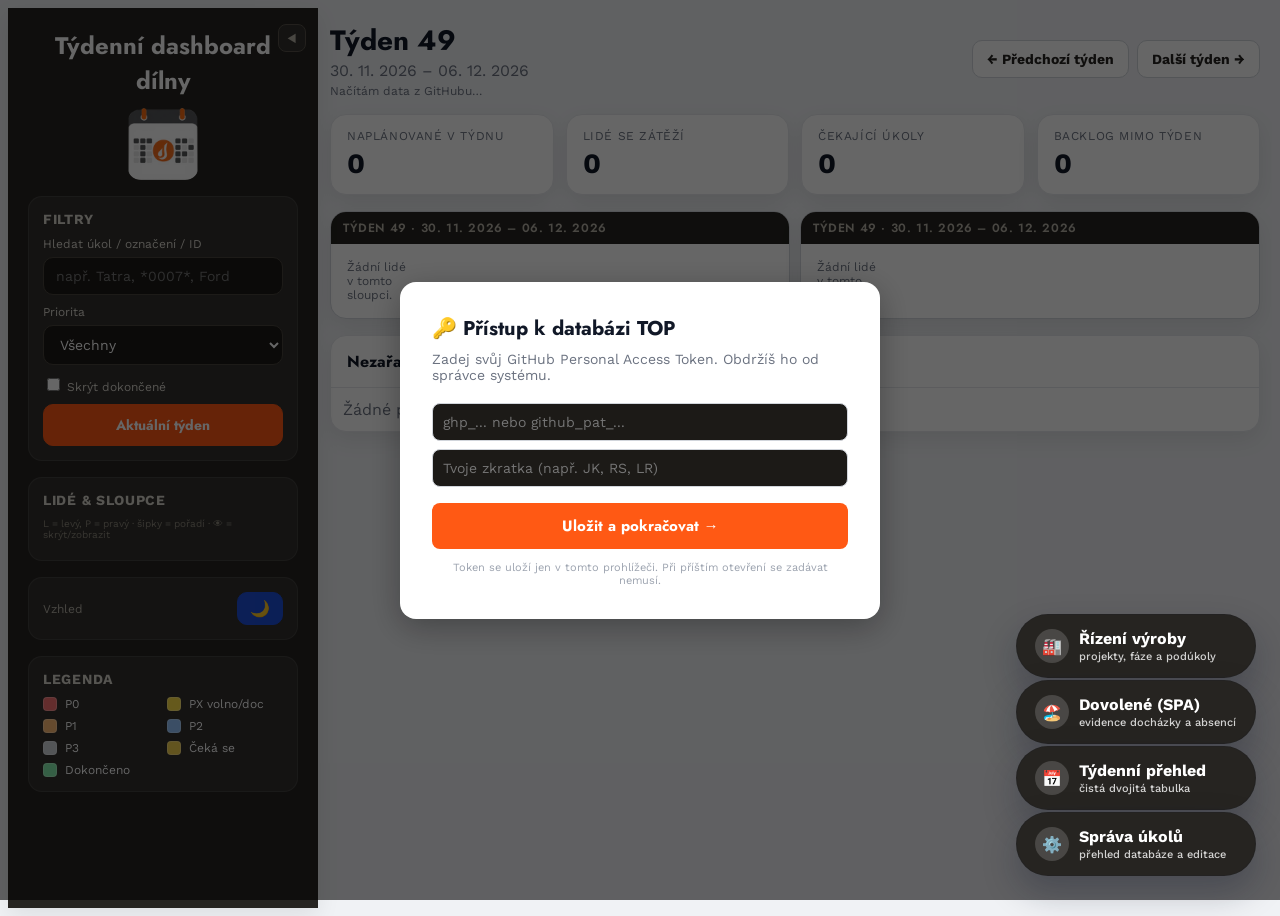
<file: tydenni_dashboard_live_reload_local_linked.html>
<!DOCTYPE html>
<html lang="cs">
<head>
  <meta charset="UTF-8" />
  <meta name="viewport" content="width=device-width, initial-scale=1.0" />
  <title>Týdenní rozvrh úkolů</title>
  <link rel="icon" type="image/png" sizes="192x192" href="icons/icon-192.png" />
  <link rel="stylesheet" href="theme.css" />
  <link rel="preconnect" href="https://fonts.googleapis.com" />
  <link rel="preconnect" href="https://fonts.gstatic.com" crossorigin />
  <link href="https://fonts.googleapis.com/css2?family=Jost:wght@500;600;700&family=Work+Sans:wght@400;500;600;700&display=swap" rel="stylesheet" />
  <link rel="stylesheet" href="components.css" />
  <style>
    /* Lokální :root smazán 2026-09-14 — všechny proměnné buď přesně
       odpovídaly theme.css (jen jiné jméno u --muted/--orange/--blue/
       --blue-dark/--weekend/--person, přejmenováno beze změny hodnoty),
       nebo byly mrtvý kód (--green, --green-strong, --yellow, nikde
       nepoužité). --bg mělo #f4f6f8 vs. sdílené #f0f2f5 — zanedbatelný
       rozdíl, sjednoceno beze zvláštního schvalování (na rozdíl od
       Správy úkolů, kde šlo o zjevně odlišnou paletu). */
    * { box-sizing: border-box; }
    body {
      font-family: var(--font-body);
      background: var(--bg);
      color: var(--text);
    }
    .app {
      display: grid;
      grid-template-columns: 310px 1fr;
      min-height: 100vh;
      transition: grid-template-columns 0.25s ease;
    }
    .app.sidebar-collapsed {
      grid-template-columns: 0px 1fr;
    }
    .app.sidebar-collapsed .sidebar {
      padding: 0;
      overflow: hidden;
    }
    #sidebarCollapseBtn {
      position: absolute;
      top: 16px;
      right: 12px;
      width: 28px;
      height: 28px;
      border-radius: 8px;
      border: 1px solid var(--border-on-navy);
      background: rgba(255,255,255,0.06);
      color: var(--text-on-navy-muted);
      cursor: pointer;
      font-size: 14px;
      display: flex;
      align-items: center;
      justify-content: center;
      flex-shrink: 0;
    }
    #sidebarCollapseBtn:hover { background: rgba(255,255,255,0.14); color: white; }
    #sidebarExpandBtn {
      position: fixed;
      top: 16px;
      left: 12px;
      z-index: 200;
      width: 32px;
      height: 32px;
      border-radius: 8px;
      border: 1px solid var(--border-on-navy);
      background: var(--navy-700);
      color: white;
      cursor: pointer;
      font-size: 15px;
      display: none;
      align-items: center;
      justify-content: center;
      box-shadow: var(--shadow);
    }
    #sidebarExpandBtn:hover { background: var(--chrome-hover); }
    .sidebar {
      background: var(--navy-800);
      color: white;
      padding: 20px;
      display: flex;
      flex-direction: column;
      gap: 16px;
      box-shadow: var(--shadow);
      position: sticky;
      top: 0;
      height: 100vh;
      overflow: auto;
    }
    .brand h1 {
      font-family: var(--font-heading);
      margin: 0;
      font-size: 24px;
    }
    .brand p {
      margin: 6px 0 0;
      color: var(--text-on-navy-faint);
      font-size: 13px;
      line-height: 1.45;
    }
    .control-card {
      background: rgba(255,255,255,0.06);
      border: 1px solid rgba(255,255,255,0.08);
      border-radius: 14px;
      padding: 14px;
    }
    .control-card h3 {
      margin: 0 0 10px;
      font-size: 14px;
      text-transform: uppercase;
      letter-spacing: .05em;
      color: var(--text-on-navy-faint);
    }
    .field {
      display: grid;
      gap: 6px;
      margin-bottom: 10px;
    }
    label {
      font-size: 12px;
      color: var(--text-on-navy-faint);
    }
    input, select, button {
      font-family: inherit;
      width: 100%;
      border-radius: 10px;
      border: 1px solid var(--chrome-border);
      padding: 10px 12px;
      font-size: 14px;
      background: var(--chrome-input-bg);
      color: white;
    }
    button {
      cursor: pointer;
      background: var(--accent);
      border-color: var(--accent);
      font-weight: 700;
    }
    button.secondary {
      background: transparent;
      border-color: var(--border-on-navy);
    }
    /* Skutečné CTA prvky (ne obecné tlačítko/Zavřít) — NOVÉ 2026-09-15,
       firemní redesign. Bare `button` výše záměrně zůstává modré
       (--accent), ať se nezmění barva i u needeklarovaných tlačítek
       typu "Zavřít" v modalech, které žádnou vlastní třídu nemají. */
    #todayBtn, .primary {
      font-family: var(--font-heading);
      background: var(--brand-accent);
      border-color: var(--brand-accent);
      color: var(--brand-accent-ink);
    }
    .legend {
      display: grid;
      grid-template-columns: 1fr 1fr;
      gap: 8px;
      font-size: 12px;
    }
    .legend-item {
      display: flex;
      align-items: center;
      gap: 8px;
      color: var(--chrome-legend);
    }
    .swatch {
      width: 14px;
      height: 14px;
      border-radius: 4px;
      border: 1px solid rgba(255,255,255,0.25);
    }
    .main {
      padding: 12px;
      overflow: auto;
    }
    .app.sidebar-collapsed .main {
      padding-left: 56px;
    }
    .topbar {
      display: flex;
      justify-content: space-between;
      align-items: center;
      gap: 12px;
      flex-wrap: wrap;
      margin-bottom: 16px;
    }
    .topbar h2 {
      font-family: var(--font-heading);
      margin: 0;
      font-size: 28px;
    }
    .week-nav {
      display: flex;
      gap: 8px;
      align-items: center;
    }
    .week-nav button {
      width: auto;
      padding: 10px 14px;
      background: white;
      color: var(--navy-800);
      border-color: var(--line-medium);
    }
    .stats {
      display: grid;
      grid-template-columns: repeat(4, minmax(160px, 1fr));
      gap: 12px;
      margin-bottom: 16px;
    }
    .stat {
      background: var(--panel);
      border-radius: var(--radius);
      padding: 14px 16px;
      box-shadow: var(--shadow);
      border: 1px solid var(--line-soft);
    }
    .stat .label {
      font-size: 12px;
      color: var(--text-muted);
      text-transform: uppercase;
      letter-spacing: .05em;
    }
    .stat .value {
      font-size: 28px;
      font-weight: 700;
      margin-top: 4px;
    }
    .dual-schedule-wrap {
      display: grid;
      grid-template-columns: 1fr 1fr;
      gap: 10px;
    }
    .week-block {
      background: var(--panel);
      border-radius: 16px;
      box-shadow: var(--shadow);
      overflow: hidden;
      border: 1px solid var(--line-medium);
      min-width: 0;
    }
    .week-block-title {
      font-family: var(--font-heading);
      padding: 7px 12px;
      font-weight: 600;
      font-size: 12px;
      background: var(--navy-800);
      color: var(--text-on-navy-muted);
      letter-spacing: .05em;
      text-transform: uppercase;
    }
    .schedule {
      width: 100%;
      display: grid;
      grid-template-columns: minmax(72px, 100px) repeat(5, minmax(0, 1fr)) repeat(2, minmax(0, 0.67fr));
      font-size: clamp(8px, 0.9vw, 11px);
    }
    .head {
      border-right: 1px solid var(--line);
      border-bottom: 2px solid var(--line);
      padding: 5px 3px;
      font-weight: 700;
      text-align: center;
      font-size: clamp(7px, 0.85vw, 10px);
    }
    .head small {
      display: block;
      margin-top: 2px;
      font-size: clamp(7px, 0.8vw, 10px);
      font-weight: 700;
    }
    .head.blank {
      background: white;
    }
    .head.d0 { background: var(--accent-pale-dark); }
    .head.d1 { background: var(--accent-pale); }
    .head.d2 { background: var(--day-wed); }
    .head.d3 { background: var(--day-thu); }
    .head.d4 { background: var(--day-fri); }
    .head.d5, .head.d6 { background: var(--weekend-header-bg); }
    .person {
      background: var(--person-bg);
      border-right: 2px solid var(--line);
      border-bottom: 2px solid var(--line);
      padding: 5px 3px;
      min-height: 70px;
      display: flex;
      align-items: center;
      justify-content: center;
      text-align: center;
    }
    .person .code {
      font-weight: 700;
      font-size: clamp(9px, 1.0vw, 13px);
      margin-bottom: 2px;
      text-transform: uppercase;
      letter-spacing: .05em;
    }
    .person .name {
      line-height: 1.3;
      font-size: clamp(7px, 0.75vw, 10px);
    }
    .cell {
      border-right: 1px solid var(--line);
      border-bottom: 2px solid var(--line);
      min-height: 70px;
      position: relative;
      padding: 2px;
      display: flex;
      flex-direction: column;
      gap: 2px;
    }
    .cell.weekend {
      background-color: var(--weekend-bg);
    }
    .add-task-btn {
      display: none;
      position: absolute;
      top: 2px;
      right: 2px;
      width: 16px;
      height: 16px;
      line-height: 14px;
      padding: 0;
      border-radius: 4px;
      border: 1px solid rgba(0,0,0,0.2);
      background: rgba(255,255,255,0.85);
      color: var(--tile-text);
      font-size: 12px;
      font-weight: 700;
      cursor: pointer;
      z-index: 5;
    }
    .add-task-btn:hover { background: var(--brand-accent); color: var(--brand-accent-ink); border-color: var(--brand-accent); }
    body.can-write .cell:hover .add-task-btn { display: block; }
    /* Na dotykových zařízeních hover neexistuje — tlačítko musí být vidět trvale,
       jinak by bylo prakticky neobjevitelné. Desktopové chování (jen na hover)
       zůstává touto podmínkou úplně nedotčené. */
    @media (hover: none) {
      body.can-write .add-task-btn {
        display: flex;
        align-items: center;
        justify-content: center;
        width: 26px;
        height: 26px;
        font-size: 16px;
      }
    }
    .can-write-only { display: none !important; }
    body.can-write .can-write-only { display: inline-block !important; }
    html.dark .add-task-btn { background: rgba(30,41,59,0.9); color: var(--text-on-navy-faint); border-color: var(--border-on-navy); }
    /* Stejná past jako u .primary výše — resting-stavové pravidlo má
       vyšší specificitu (2 třídy + 1 element) než .add-task-btn:hover
       (2 třídy), takže by v tmavém režimu potichu přebilo oranžový
       hover zpátky na tmavou barvu bez tohohle explicitního přepisu. */
    html.dark .add-task-btn:hover { background: var(--brand-accent); color: var(--brand-accent-ink); border-color: var(--brand-accent); }
    .task {
      border: 1px solid rgba(0,0,0,0.18);
      border-radius: 0;
      padding: 3px 4px 2px;
      box-shadow: inset 0 0 0 1px rgba(255,255,255,0.18);
      cursor: pointer;
      font-size: 10px;
      line-height: 1.25;
      min-height: 18px;
      flex: 1;
      display: flex;
      flex-direction: column;
      justify-content: center;
      overflow: hidden;
    }
    /* Jednotná velikost bez ohledu na počet úkolů v den — přetečení řeší fitTaskText() */
    .task .title {
      font-size: 1em;
      margin-bottom: 2px;
    }
    .task .meta {
      display: flex;
      justify-content: space-between;
      gap: 3px;
      color: var(--text);
      font-size: 0.9em;
      font-weight: 700;
    }
    .task .meta span { min-width: 0; overflow-wrap: break-word; }
    .task.p0 { background: var(--tile-p0); }
    .task.p1 { background: var(--tile-p1); }
    .task.p2 { background: var(--tile-p2); }
    .task.p3 { background: var(--tile-p3); }
    .task.px { background: var(--tile-px); border-left-color: var(--tile-px-border); }
    .task.waiting { background: var(--warn-block); }
    .task.done { background: var(--success-block); color: var(--success-strong); }
    .task .danger { color: var(--danger); font-weight: 700; }
    .task .spz { color: var(--danger); font-weight: 700; font-size: 0.9em; margin-top: 1px; }
    .task.recurring { border-left: 3px solid var(--recurring-border); }
    .task .recurring-icon { font-size: 9px; color: var(--recurring-border); margin-bottom: 1px; }
    .task .multiday-badge { font-size: 9px; color: var(--multiday-icon); font-weight: 700; margin-bottom: 1px; }
    /* Sdílený úkol (spoluřešitelé, 2026-09-21): štítek na originálu i kopii,
       kopie u spoluřešitele navíc čárkovaný okraj — odliší ji od vlastních
       úkolů daného člověka. */
    .task .shared-badge { font-size: 9px; color: var(--text-muted); font-weight: 700; margin-bottom: 1px; }
    .task.co-owner-copy { outline: 1px dashed var(--text-muted); outline-offset: -3px; }
    /* Podúkol projektu (modul výroby, etapa 1, 2026-09-29): štítek s
       označením projektu, stejný styl jako štítek sdíleného úkolu. */
    .task .project-badge { font-size: 9px; color: var(--text-muted); font-weight: 700; margin-bottom: 1px; }
    /* Přesun přetažením (2026-10-09): způsobilá karta, tažená karta,
       povolené cílové buňky v řádku a buňka pod kurzorem. */
    .task.movable { cursor: grab; }
    .task.dragging { opacity: .45; }
    .cell.drop-target { box-shadow: inset 0 0 0 1px var(--accent); }
    .cell.drop-ok { background: var(--accent-soft); box-shadow: inset 0 0 0 2px var(--accent); }
    body.task-moving .task, body.task-moving .cell { cursor: progress; }
    .backlog {
      margin-top: 16px;
      display: grid;
      grid-template-columns: 1fr;
      gap: 16px;
    }
    .panel {
      background: var(--panel);
      border-radius: var(--radius);
      box-shadow: var(--shadow);
      border: 1px solid var(--line-soft);
      overflow: hidden;
    }
    .panel h3 {
      font-family: var(--font-heading);
      margin: 0;
      padding: 14px 16px;
      border-bottom: 1px solid var(--line-soft);
      font-size: 16px;
    }
    .panel .content {
      padding: 12px;
      max-height: 320px;
      overflow: auto;
      display: grid;
      gap: 8px;
    }
    .list-item {
      padding: 10px 12px;
      border: 1px solid var(--line-soft);
      border-radius: 12px;
      background: var(--panel-alt);
      font-size: 13px;
      cursor: pointer;
    }
    .list-item strong {
      display: block;
      margin-bottom: 4px;
    }
    .muted { color: var(--text-muted); }
    .modal {
      position: fixed;
      inset: 0;
      background: rgba(15, 23, 42, 0.58);
      display: none;
      align-items: center;
      justify-content: center;
      padding: 20px;
      z-index: 10000; /* nad .fab-nav (9999), ať otevřený modál nejde proklikat skrz plovoucí tlačítka */
    }
    .modal.open { display: flex; }
    .modal-card {
      background: white;
      max-width: 760px;
      width: 100%;
      border-radius: 20px;
      box-shadow: var(--shadow);
      overflow: hidden;
    }
    #modal .modal-card header { flex-wrap: wrap; }
    #modal .task-detail-actions {
      display: flex;
      flex-wrap: nowrap;
      align-items: center;
      gap: 6px;
      width: 100%;
      overflow-x: auto;
    }
    #modal .task-detail-actions > button,
    #modal .task-detail-actions > a { width: auto; flex: 0 0 auto; }
    .modal-card header {
      padding: 18px 20px;
      border-bottom: 1px solid var(--line-soft);
      display: flex;
      justify-content: space-between;
      gap: 12px;
      align-items: start;
    }
    .modal-card main {
      padding: 20px;
      display: grid;
      gap: 16px;
    }
    .chips {
      display: flex;
      gap: 8px;
      flex-wrap: wrap;
    }
    .chip {
      background: var(--chip-bg);
      color: var(--chip-text);
      padding: 6px 10px;
      border-radius: 999px;
      font-size: 12px;
      font-weight: 700;
    }
    /* Čip projektu u podúkolu = odkaz do modulu Řízení výroby (2026-09-30) */
    a.chip { text-decoration: none; }
    a.chip:hover { text-decoration: underline; }
    /* People assignment controls */
    .people-list label {
      display: flex;
      gap: 6px;
      align-items: center;
      color: white;
      font-size: 13px;
    }
    .people-list input[type=checkbox] {
      width: auto;
      transform: scale(1.1);
      accent-color: #3b82f6; /* trvale tmavý sidebar chrome, žádný přesný token */
    }
    .person-row {
      display: flex;
      align-items: center;
      gap: 4px;
      padding: 4px 0;
      border-bottom: 1px solid rgba(255,255,255,0.06);
    }
    .person-row:last-child { border-bottom: none; }
    .person-row .person-name {
      flex: 1;
      font-size: 12px;
      color: var(--chrome-legend);
      white-space: nowrap;
      overflow: hidden;
      text-overflow: ellipsis;
    }
    .person-row .side-btn {
      width: auto;
      padding: 2px 6px;
      font-size: 10px;
      font-weight: 700;
      border-radius: 4px;
      border: 1px solid var(--border-on-navy);
      background: transparent;
      color: var(--text-on-navy-muted);
      cursor: pointer;
      transition: background .15s, color .15s;
      flex-shrink: 0;
    }
    .person-row .side-btn.active-L {
      background: var(--accent);
      border-color: var(--accent);
      color: white;
    }
    .person-row .side-btn.active-R {
      background: var(--teal);
      border-color: var(--teal);
      color: white;
    }
    /* .move-btn/.hide-btn barvy jsou trvale tmavý sidebar chrome — mají
       teď vlastní invariantní tokeny (--chrome-border/--chrome-muted/
       --chrome-hover, doplněné do theme.css 2026-09-15), místo dřívějších
       natvrdo zapsaných hex hodnot. Pořád NE var(--line-soft)/
       var(--text-faint) — ty se s tmavým režimem MĚNÍ, sidebar ne. */
    .person-row .move-btn {
      width: auto;
      padding: 2px 5px;
      font-size: 11px;
      border-radius: 4px;
      border: 1px solid var(--chrome-border);
      background: transparent;
      color: var(--chrome-muted);
      cursor: pointer;
      flex-shrink: 0;
      line-height: 1;
    }
    .person-row .move-btn:hover { color: white; background: var(--chrome-hover); }
    .person-row .move-btn:disabled { opacity: 0.25; cursor: default; }
    .person-row .hide-btn {
      width: auto;
      padding: 2px 5px;
      font-size: 11px;
      border-radius: 4px;
      border: 1px solid var(--chrome-border);
      background: transparent;
      color: var(--chrome-muted);
      cursor: pointer;
      flex-shrink: 0;
      line-height: 1;
      transition: background .15s, color .15s;
    }
    .person-row .hide-btn:hover { background: var(--chrome-hover); color: white; }
    .person-row.is-hidden .person-name { opacity: 0.4; text-decoration: line-through; }
    .person-row.is-hidden .side-btn { opacity: 0.3; pointer-events: none; }
    .person-row.is-hidden .move-btn { opacity: 0.3; pointer-events: none; }
    .person-row .hide-btn.is-hidden { background: var(--border-on-navy); color: var(--chrome-legend); border-color: var(--chrome-muted); }

    @media (max-width: 1200px) {
      .stats { grid-template-columns: 1fr 1fr; }
      .dual-schedule-wrap { grid-template-columns: 1fr; }
    }
    @media (max-width: 820px) {
      .stats { grid-template-columns: 1fr; }
    }
  
    .fab-nav {
      position: fixed;
      right: 24px;
      bottom: 24px;
      z-index: 9999;
      display: inline-flex;
      align-items: center;
      gap: 10px;
      width: 240px;
      padding: 14px 18px;
      border-radius: 999px;
      border: 1px solid rgba(15, 23, 42, 0.1);
      background: var(--navy-800);
      color: var(--panel);
      text-decoration: none;
      font-weight: 700;
      box-shadow: 0 16px 34px rgba(15, 23, 42, 0.28);
      transition: transform .18s ease, box-shadow .18s ease, background .18s ease;
    }
    .fab-nav:hover {
      transform: translateY(-2px);
      box-shadow: 0 20px 40px rgba(15, 23, 42, 0.34);
      background: var(--navy-hover);
    }
    .fab-nav .fab-sub {
      display: block;
      font-size: 11px;
      font-weight: 500;
      opacity: .8;
      margin-top: 2px;
    }
    .fab-nav .fab-icon {
      width: 34px;
      height: 34px;
      border-radius: 50%;
      background: rgba(255,255,255,0.16);
      display: inline-flex;
      align-items: center;
      justify-content: center;
      flex: 0 0 auto;
      font-size: 16px;
    }
    @media (max-width: 720px) {
      .fab-nav {
        right: 14px;
        bottom: 14px;
        min-width: 0;
        width: calc(100% - 28px);
        justify-content: center;
      }
    }

  
    /* ── DARK MODE ── */
    html.dark { color-scheme: dark; }
    html.dark body { background: var(--navy-800); color: var(--text); }
    html.dark .sidebar { background: var(--navy-900); }
    html.dark .control-card { background: var(--navy-700); border-color: var(--line-soft); }
    html.dark .control-card h3 { color: var(--text-on-navy-muted); }
    html.dark button, html.dark select, html.dark input { background: var(--navy-700); color: var(--text); border-color: var(--line-soft); }
    html.dark button:hover { background: var(--line-soft); }
    /* NOVÉ 2026-09-15 — `html.dark button` výše má vyšší specificitu
       (2 elementy + 1 třída) než samotné `.primary` (1 třída), takže by
       v tmavém režimu potichu přebilo firemní oranžovou zpátky na
       --navy-700. Genuinní mezera odhalená stejným vzorem jako dřív u
       Správy úkolů (html.dark .primary) — tentokrát objevena READ
       kontrolou specificity PŘED nahráním, ne až živým testem. */
    html.dark .primary, html.dark #todayBtn {
      background: var(--brand-accent);
      border-color: var(--brand-accent);
      color: var(--brand-accent-ink);
    }
    html.dark .schedule-wrap { background: var(--navy-800); }
    html.dark .head { background: var(--navy-700); color: var(--text-on-navy-muted); border-color: var(--line-soft); }
    html.dark .head.d5, html.dark .head.d6 { background: var(--navy-600); }
    html.dark .person { background: var(--navy-700); color: var(--text-on-navy-muted); border-color: var(--line-soft); }
    html.dark .cell { background: var(--navy-800); border-color: var(--navy-700); }
    html.dark .cell.weekend { background: var(--weekend-bg); }
    html.dark .task { background: var(--navy-700); border-color: var(--line-soft); color: var(--text); }
    html.dark .task.p0 { background: var(--tile-p0); border-left-color: var(--danger); }
    html.dark .task.p1 { background: var(--tile-p1); border-left-color: var(--tile-p1-border); }
    html.dark .task.p2 { background: var(--tile-p2); border-left-color: var(--tile-p2-border); }
    html.dark .task.p3 { background: var(--tile-p3); border-left-color: var(--tile-p3-border); }
    html.dark .task.px { background: var(--tile-px); border-left-color: var(--tile-px-border); }
    html.dark .task.done { background: var(--success-block); color: var(--success-strong); opacity: 0.75; }
    html.dark .task.waiting { border-left-color: var(--warn-border); }
    html.dark .task.recurring { border-left-color: var(--recurring-border); }
    html.dark .task .title { color: var(--text); }
    html.dark .task .meta { color: var(--text-faint); }
    html.dark .task .spz { color: var(--danger-block); }
    html.dark .task .multiday-badge { color: var(--multiday-icon); }
    html.dark .stat { background: var(--navy-700); border-color: var(--line-soft); }
    html.dark .stat .label { color: var(--text-faint); }
    html.dark .stat .value { color: var(--text); }
    html.dark .backlog-card { background: var(--navy-700); border-color: var(--line-soft); color: var(--text); }
    html.dark .backlog { background: transparent; }
    html.dark .week-block { background: var(--navy-700); border-color: var(--line-soft); }
    html.dark .week-block-title { background: var(--navy-900); color: var(--text-faint); }
    html.dark .content { background: transparent; }
    html.dark section.backlog > div { background: var(--navy-700); border-color: var(--line-soft); }
    html.dark .backlog > div > h3,
    html.dark .backlog > div > .section-title { color: var(--text-on-navy-muted); }
    html.dark .panel { background: var(--navy-700); border-color: var(--line-soft); }
    html.dark .panel h3 { color: var(--text); border-color: var(--line-soft); }
    html.dark .list-item { background: var(--navy-600); border-color: var(--line-soft); color: var(--text); }
    html.dark .list-item .muted { color: var(--text-faint); }
    html.dark .modal { background: rgba(0,0,0,0.75); }
    html.dark .modal-card { background: var(--navy-700); color: var(--text); }
    html.dark .modal-card header { border-color: var(--line-soft); }
    html.dark .chip { background: var(--chip-bg); color: var(--chip-text); }
    html.dark .muted { color: var(--text-faint); }
    html.dark .person-row { border-color: var(--line-soft); }
    html.dark .person-name { color: var(--text-on-navy-muted); }
    html.dark .side-btn { background: var(--line-soft); color: var(--text-on-navy-muted); border-color: var(--border-on-navy); }
    html.dark .side-btn.active-L { background: var(--accent); color: white; }
    html.dark .side-btn.active-R { background: var(--purple-active); color: white; }
    html.dark .move-btn, html.dark .hide-btn { background: var(--line-soft); color: var(--text-on-navy-muted); border-color: var(--border-on-navy); }
    html.dark .fab-nav { background: var(--navy-700); color: var(--text); box-shadow: 0 4px 16px rgba(0,0,0,0.5); }

    /* Detail úkolu — s rozbalenou historií úprav (2026-09-23) může být
       delší než okno, proto posuvník jako u ostatních modalů. */
    #modal .modal-card { max-height: 90vh; overflow: auto; }

    /* ── Formulář rychlého přidání úkolu (#newTaskModal) ── */
    #newTaskModal .modal-card { width: min(720px, 100%); max-height: 90vh; overflow: auto; }
    #newTaskModal .modal-head {
      position: sticky; top: 0; z-index: 2;
      background: #fff; padding: 18px 20px; border-bottom: 1px solid var(--line-soft);
      display: flex; justify-content: space-between; align-items: center; gap: 12px;
    }
    html.dark #newTaskModal .modal-head { background: var(--navy-700); border-color: var(--line-soft); }
    #newTaskModal .modal-body { padding: 20px; }
    #newTaskModal .actions-row { display: flex; gap: 8px; }
    #newTaskModal .actions-row button { width: auto; }
    #newTaskModal .grid { display: grid; gap: 12px; margin-bottom: 12px; }
    #newTaskModal .grid.two { grid-template-columns: 1fr 1fr; }
    #newTaskModal .field { margin-bottom: 0; }
    #newTaskModal .field label {
      display: block; font-size: 12px; color: var(--text-muted); margin-bottom: 6px;
      font-weight: 600; text-transform: uppercase; letter-spacing: .04em;
    }
    #newTaskModal input, #newTaskModal select, #newTaskModal textarea {
      width: 100%; border: 1px solid var(--line-medium); border-radius: 12px;
      padding: 11px 12px; font-size: 14px; background: #fff; color: var(--text); outline: none;
    }
    #newTaskModal button { width: auto; }
    #newTaskModal textarea { resize: vertical; min-height: 80px; }
    html.dark #newTaskModal input, html.dark #newTaskModal select, html.dark #newTaskModal textarea {
      background: var(--navy-800); color: var(--text); border-color: var(--line-soft);
    }
    #newTaskModal .field-required label { color: var(--danger); }
    #newTaskModal .field-required input, #newTaskModal .field-required select {
      background: var(--danger-soft); border: 2px solid var(--danger); color: var(--danger-strong);
    }
    html.dark #newTaskModal .field-required input, html.dark #newTaskModal .field-required select {
      background: var(--danger-strong); border: 2px solid var(--danger); color: var(--danger-text-on-dark);
    }
    #newTaskModal .field-readonly label { color: var(--text-faint); }
    #newTaskModal .field-readonly input {
      background: var(--prio-p3-bg); border: 1px solid var(--line-medium); color: var(--text-faint); cursor: not-allowed;
    }
    html.dark #newTaskModal .field-readonly input {
      background: var(--navy-700); border: 1px solid var(--line-soft); color: var(--text-faint); cursor: not-allowed;
    }
    #newTaskModal .field-optional label { color: var(--text-muted); }
    html.dark #newTaskModal .field-optional label { color: var(--text-on-navy-muted); }

/* ── Formulář zástupu (#substituteModal, sdílí styl s #substituteModal) ── */
    #substituteModal .modal-card { width: min(720px, 100%); max-height: 90vh; overflow: auto; }
    #substituteModal .modal-head {
      position: sticky; top: 0; z-index: 2;
      background: #fff; padding: 18px 20px; border-bottom: 1px solid var(--line-soft);
      display: flex; justify-content: space-between; align-items: center; gap: 12px;
    }
    html.dark #substituteModal .modal-head { background: var(--navy-700); border-color: var(--line-soft); }
    #substituteModal .modal-body { padding: 20px; }
    #substituteModal .actions-row { display: flex; gap: 8px; }
    #substituteModal .actions-row button { width: auto; }
    #substituteModal .grid { display: grid; gap: 12px; margin-bottom: 12px; }
    #substituteModal .grid.two { grid-template-columns: 1fr 1fr; }
    #substituteModal .field { margin-bottom: 0; }
    #substituteModal .field label {
      display: block; font-size: 12px; color: var(--text-muted); margin-bottom: 6px;
      font-weight: 600; text-transform: uppercase; letter-spacing: .04em;
    }
    #substituteModal input, #substituteModal select, #substituteModal textarea {
      width: 100%; border: 1px solid var(--line-medium); border-radius: 12px;
      padding: 11px 12px; font-size: 14px; background: #fff; color: var(--text); outline: none;
    }
    #substituteModal button { width: auto; }
    #substituteModal textarea { resize: vertical; min-height: 80px; }
    html.dark #substituteModal input, html.dark #substituteModal select, html.dark #substituteModal textarea {
      background: var(--navy-800); color: var(--text); border-color: var(--line-soft);
    }
    #substituteModal .field-required label { color: var(--danger); }
    #substituteModal .field-required input, #substituteModal .field-required select {
      background: var(--danger-soft); border: 2px solid var(--danger); color: var(--danger-strong);
    }
    html.dark #substituteModal .field-required input, html.dark #substituteModal .field-required select {
      background: var(--danger-strong); border: 2px solid var(--danger); color: var(--danger-text-on-dark);
    }
    #substituteModal .field-readonly label { color: var(--text-faint); }
    #substituteModal .field-readonly input {
      background: var(--prio-p3-bg); border: 1px solid var(--line-medium); color: var(--text-faint); cursor: not-allowed;
    }
    html.dark #substituteModal .field-readonly input {
      background: var(--navy-700); border: 1px solid var(--line-soft); color: var(--text-faint); cursor: not-allowed;
    }
    #substituteModal .field-optional label { color: var(--text-muted); }
    html.dark #substituteModal .field-optional label { color: var(--text-on-navy-muted); }

/* ── Správa řešitelů (#resiteleManagementModal, sdílí styl) ── */
    #resiteleManagementModal .modal-card { width: min(720px, 100%); max-height: 90vh; overflow: auto; }
    #resiteleManagementModal .modal-head {
      position: sticky; top: 0; z-index: 2;
      background: #fff; padding: 18px 20px; border-bottom: 1px solid var(--line-soft);
      display: flex; justify-content: space-between; align-items: center; gap: 12px;
    }
    html.dark #resiteleManagementModal .modal-head { background: var(--navy-700); border-color: var(--line-soft); }
    #resiteleManagementModal .modal-body { padding: 20px; }
    #resiteleManagementModal .actions-row { display: flex; gap: 8px; }
    #resiteleManagementModal .actions-row button { width: auto; }
    #resiteleManagementModal .grid { display: grid; gap: 12px; margin-bottom: 12px; }
    #resiteleManagementModal .grid.two { grid-template-columns: 1fr 1fr; }
    #resiteleManagementModal .field { margin-bottom: 0; }
    #resiteleManagementModal .field label {
      display: block; font-size: 12px; color: var(--text-muted); margin-bottom: 6px;
      font-weight: 600; text-transform: uppercase; letter-spacing: .04em;
    }
    #resiteleManagementModal input, #resiteleManagementModal select, #resiteleManagementModal textarea {
      width: 100%; border: 1px solid var(--line-medium); border-radius: 12px;
      padding: 11px 12px; font-size: 14px; background: #fff; color: var(--text); outline: none;
    }
    #resiteleManagementModal button { width: auto; }
    #resiteleManagementModal textarea { resize: vertical; min-height: 80px; }
    html.dark #resiteleManagementModal input, html.dark #resiteleManagementModal select, html.dark #resiteleManagementModal textarea {
      background: var(--navy-800); color: var(--text); border-color: var(--line-soft);
    }
    #resiteleManagementModal .field-required label { color: var(--danger); }
    #resiteleManagementModal .field-required input, #resiteleManagementModal .field-required select {
      background: var(--danger-soft); border: 2px solid var(--danger); color: var(--danger-strong);
    }
    html.dark #resiteleManagementModal .field-required input, html.dark #resiteleManagementModal .field-required select {
      background: var(--danger-strong); border: 2px solid var(--danger); color: var(--danger-text-on-dark);
    }
    #resiteleManagementModal .field-readonly label { color: var(--text-faint); }
    #resiteleManagementModal .field-readonly input {
      background: var(--prio-p3-bg); border: 1px solid var(--line-medium); color: var(--text-faint); cursor: not-allowed;
    }
    html.dark #resiteleManagementModal .field-readonly input {
      background: var(--navy-700); border: 1px solid var(--line-soft); color: var(--text-faint); cursor: not-allowed;
    }
    #resiteleManagementModal .field-optional label { color: var(--text-muted); }
    html.dark #resiteleManagementModal .field-optional label { color: var(--text-on-navy-muted); }

    </style>
</head>
<body>
<button id="sidebarExpandBtn" onclick="toggleSidebarCollapse()" title="Zobrazit boční panel">▶</button>
<div class="app">
  <aside class="sidebar">
    <button id="sidebarCollapseBtn" onclick="toggleSidebarCollapse()" title="Skrýt boční panel">◀</button>
    <div class="brand" style="text-align:center;">
      <h1>Týdenní dashboard dílny</h1>
      <img src="icons/icon-192.png" alt="TOP" style="width:72px;height:72px;margin:10px auto 0;border-radius:14px;display:block;" />
    </div>

    <div class="control-card">
      <h3>Filtry</h3>
      <div class="field">
        <label for="search">Hledat úkol / označení / ID</label>
        <input id="search" type="search" placeholder="např. Tatra, *0007*, Ford" />
      </div>
      <div class="field">
        <label for="priority">Priorita</label>
        <select id="priority">
          <option value="">Všechny</option>
          <option value="P0">P0</option>
          <option value="P1">P1</option>
          <option value="P2">P2</option>
          <option value="P3">P3</option>
        </select>
      </div>
      <div class="field">
        <label>
          <input id="hideDone" type="checkbox" style="width:auto" />
          Skrýt dokončené
        </label>
      </div>
      <button id="todayBtn">Aktuální týden</button>
    </div>

    <div class="control-card">
      <h3>Lidé &amp; sloupce</h3>
      <div style="font-size:10px;color:var(--chrome-muted);margin-bottom:6px;">L = levý, P = pravý · šipky = pořadí · 👁 = skrýt/zobrazit</div>
      <div id="peopleFilters"></div>
      <!-- can-write-only (oprava 2026-09-17, nález č. 15): binární viditelnost
           jen podle oprávnění, žádná vlastní JS podmínka navíc — bezpečné
           použití třídy podle Nástrahy č. 9 v CLAUDE.md. -->
      <button class="can-write-only" onclick="resetPeopleLayoutToDefault()" style="margin-top:10px;font-size:11px;padding:6px 10px;background:transparent;border:1px solid var(--border-on-navy);color:var(--text-on-navy-muted);border-radius:6px;cursor:pointer;width:100%;">↺ Obnovit tovární nastavení</button>
      <button class="can-write-only" onclick="openResiteleManagementModal()" style="margin-top:8px;font-size:11px;padding:6px 10px;background:transparent;border:1px solid var(--border-on-navy);color:var(--text-on-navy-muted);border-radius:6px;cursor:pointer;width:100%;">👥 Řešitelé</button>
    </div>

    <div class="control-card" style="display:flex;justify-content:space-between;align-items:center;">
      <span style="font-size:12px;color:var(--text-on-navy-muted);">Vzhled</span>
      <button id="darkModeBtn" class="dark-mode-btn" onclick="applyDarkMode(!document.documentElement.classList.contains('dark'))" style="width:auto;padding:6px 12px;font-size:16px;border-radius:10px;" title="Tmavý režim">🌙</button>
    </div>
    <div class="control-card">
      <h3>Legenda</h3>
      <div class="legend">
        <div class="legend-item"><span class="swatch" style="background:var(--tile-p0)"></span>P0</div>
        <div class="legend-item"><span class="swatch" style="background:var(--tile-px)"></span>PX volno/doc</div>
        <div class="legend-item"><span class="swatch" style="background:var(--tile-p1)"></span>P1</div>
        <div class="legend-item"><span class="swatch" style="background:var(--tile-p2)"></span>P2</div>
        <div class="legend-item"><span class="swatch" style="background:var(--tile-p3)"></span>P3</div>
        <div class="legend-item"><span class="swatch" style="background:var(--warn-block)"></span>Čeká se</div>
        <div class="legend-item"><span class="swatch" style="background:var(--success-block)"></span>Dokončeno</div>
      </div>
    </div>
  </aside>

  <main class="main">
    <div class="topbar">
      <div>
        <h2 id="weekTitle">Týden</h2>
        <div class="muted" id="weekSubtitle"></div>
        <div class="muted" id="syncStatus" style="margin-top:4px;font-size:12px"></div>
      </div>
      <div class="week-nav" style="display:flex;gap:8px;align-items:center;flex-wrap:wrap;">
        <button id="prevWeek">← Předchozí týden</button>
        <button id="nextWeek">Další týden →</button>
      </div>
    </div>

    <section class="stats">
      <div class="stat"><div class="label">Naplánované v týdnu</div><div class="value" id="statPlanned">0</div></div>
      <div class="stat"><div class="label">Lidé se zátěží</div><div class="value" id="statPeople">0</div></div>
      <div class="stat"><div class="label">Čekající úkoly</div><div class="value" id="statWaiting">0</div></div>
      <div class="stat"><div class="label">Backlog mimo týden</div><div class="value" id="statBacklog">0</div></div>
    </section>

    <section class="dual-schedule-wrap">
      <div class="week-block">
        <div class="week-block-title" id="weekLabel1">LEVÝ SLOUPEC</div>
        <div class="schedule" id="scheduleL"></div>
      </div>
      <div class="week-block">
        <div class="week-block-title" id="weekLabel2">PRAVÝ SLOUPEC</div>
        <div class="schedule" id="scheduleR"></div>
      </div>
    </section>

    <section class="backlog">
      <div class="panel">
        <h3>Nezařazené / bez plánovaného data</h3>
        <div class="content" id="unscheduled"></div>
      </div>
    </section>
  </main>
</div>

<div class="modal" id="modal">
  <div class="modal-card">
    <header>
      <div>
        <div class="chips" id="modalChips"></div>
        <h3 id="modalTitle" style="margin:10px 0 0;font-size:22px"></h3>
      </div>
      <div class="task-detail-actions">
        <button id="modalDoneBtn" style="display:none;padding:10px 10px;background:#ecfdf3;border:1px solid #86efac;color:#166534;border-radius:10px;font-size:13px;font-weight:700;cursor:pointer;white-space:nowrap;">✓ Hotovo</button>
        <button id="modalSubstituteBtn" style="display:none;padding:10px 16px;background:#eff6ff;border:1px solid #93c5fd;color:#1d4ed8;border-radius:10px;font-size:13px;font-weight:700;cursor:pointer;white-space:nowrap;">🔄 Zástup</button>
        <a id="modalEditBtn" href="#" target="top_edit_window" style="display:inline-block;padding:10px 16px;background:#1d4ed8;color:white;border-radius:10px;font-size:13px;font-weight:700;text-decoration:none;white-space:nowrap;">✏️ Upravit</a>
        <a id="modalCancelRecurBtn" href="#" target="top_edit_window" style="display:none;padding:10px 16px;background:#fff1f2;border:1px solid #fecdd3;color:#dc2626;border-radius:10px;font-size:13px;font-weight:700;text-decoration:none;white-space:nowrap;">🚫 Zrušit dnes</a>
        <button id="modalDeleteBtn" style="display:none;padding:10px 10px;background:#fff1f2;border:1px solid #fecdd3;color:#dc2626;border-radius:10px;font-size:13px;font-weight:700;cursor:pointer;white-space:nowrap;">🗑 Smazat</button>
        <button id="modalHistoryBtn" type="button" class="history-btn" style="display:none;">🕘 Historie</button>
        <button class="secondary" id="closeModal" style="width:auto;color:#111827;background:white">Zavřít</button>
      </div>
    </header>
    <main>
      <div><strong>Upřesnění:</strong><div id="modalNote" class="muted" style="margin-top:6px"></div></div>
      <div><strong>Poznámka interní:</strong><div id="modalInternal" class="muted" style="margin-top:6px; white-space:pre-wrap"></div></div>
      <div id="modalHistory" class="history-panel" hidden style="margin-top:0;"></div>
    </main>
  </div>
</div>

<div class="modal" id="newTaskModal">
  <div class="modal-card" id="newTaskModalCard">
    <div class="modal-head">
      <div>
        <div class="muted" style="font-size:12px; text-transform:uppercase; letter-spacing:.05em;">Rychlé přidání</div>
        <h2 id="newTaskModalTitle" style="margin:4px 0 0; font-size:22px;">Nový úkol</h2>
      </div>
      <div class="actions-row">
        <button onclick="closeNewTaskModal()">Zavřít</button>
        <button class="primary" onclick="saveNewTaskFromModal()">Uložit</button>
      </div>
    </div>
    <div class="modal-body">
      <div class="grid two">
        <div class="field field-readonly"><label>ID úkolu</label><input id="m2_id" readonly /></div>
        <div class="field field-readonly"><label>Datum zapsání</label><input id="m2_created" type="date" readonly /></div>
      </div>
      <div class="grid">
        <div class="field field-required"><label>Úkol</label><input id="m2_task" /></div>
      </div>
      <div class="grid two">
        <div class="field field-required">
          <label>Priorita</label>
          <select id="m2_priority">
            <option value="PX">PX – volno/lékař</option>
            <option value="P0">P0</option>
            <option value="P1">P1</option>
            <option value="P2">P2</option>
            <option value="P3">P3</option>
          </select>
        </div>
        <div class="field field-optional"><label>Obchodní zástupce</label><input id="m2_sales" /></div>
      </div>
      <div class="grid two">
        <div class="field field-required"><label>Řešitel</label><select id="m2_assignee"><option value="">— nevybráno —</option></select></div>
        <div class="field field-optional">
          <label>Stav</label>
          <select id="m2_state">
            <option value="Nový">Nový</option>
            <option value="Probíhá">Probíhá</option>
            <option value="Čeká se">Čeká se</option>
            <option value="Dokončeno">Dokončeno</option>
          </select>
        </div>
      </div>
      <div class="grid">
        <div class="field field-optional"><label>Spoluřešitelé (úkol se v kalendáři ukáže i u nich)</label><div id="m2_coowners"></div></div>
      </div>
      <div class="grid two">
        <div class="field field-required"><label>Plánovaný datum realizace</label><input id="m2_planned" type="date" /></div>
        <div class="field field-optional"><label>Datum požadovaného ukončení</label><input id="m2_due" type="date" /></div>
      </div>
      <div class="grid two">
        <div class="field field-optional"><label>Počet dní trvání</label><input id="m2_duration" type="number" min="1" value="1" /></div>
        <div class="field field-optional"><label>Datum dokončení</label><input id="m2_finished" type="date" /></div>
      </div>
      <div id="m2_dates_auto_hint" style="font-size:12px;margin:0 0 8px;display:none;"></div>
      <div class="grid">
        <div class="field field-optional">
          <label>Aktivní dny (jen pro vícedenní úkol; nezaškrtnuto = každý den)</label>
          <div style="display:flex;gap:10px;flex-wrap:wrap;padding:8px 0;">
            <label style="display:flex;align-items:center;gap:4px;font-weight:normal;text-transform:none;font-size:13px;color:#374151;"><input type="checkbox" id="m2_day_1" checked style="width:auto;"> Po</label>
            <label style="display:flex;align-items:center;gap:4px;font-weight:normal;text-transform:none;font-size:13px;color:#374151;"><input type="checkbox" id="m2_day_2" checked style="width:auto;"> Út</label>
            <label style="display:flex;align-items:center;gap:4px;font-weight:normal;text-transform:none;font-size:13px;color:#374151;"><input type="checkbox" id="m2_day_3" checked style="width:auto;"> St</label>
            <label style="display:flex;align-items:center;gap:4px;font-weight:normal;text-transform:none;font-size:13px;color:#374151;"><input type="checkbox" id="m2_day_4" checked style="width:auto;"> Čt</label>
            <label style="display:flex;align-items:center;gap:4px;font-weight:normal;text-transform:none;font-size:13px;color:#374151;"><input type="checkbox" id="m2_day_5" checked style="width:auto;"> Pá</label>
            <label style="display:flex;align-items:center;gap:4px;font-weight:normal;text-transform:none;font-size:13px;color:#374151;"><input type="checkbox" id="m2_day_6" checked style="width:auto;"> So</label>
            <label style="display:flex;align-items:center;gap:4px;font-weight:normal;text-transform:none;font-size:13px;color:#374151;"><input type="checkbox" id="m2_day_7" checked style="width:auto;"> Ne</label>
          </div>
        </div>
      </div>
      <div class="grid">
        <div class="field field-optional"><label>Upřesnění / poznámka</label><textarea id="m2_note"></textarea></div>
      </div>
      <div class="field field-optional">
        <label>Auto (SPZ)</label>
        <select id="m2_auto" style="margin-bottom:4px;">
          <option value="">— bez auta —</option>
        </select>
        <div style="display:flex;align-items:center;gap:6px;margin-top:4px;">
          <input id="m2_auto_manual" placeholder="nebo napište SPZ ručně..." style="flex:1;" autocomplete="off" />
          <button type="button" onclick="useManualAutoNew()" style="padding:8px 12px;font-size:12px;border-radius:10px;border:1px solid #d1d5db;background:#f8fbff;cursor:pointer;white-space:nowrap;">Použít</button>
        </div>
        <div id="m2_auto_warning" style="color:var(--auto-kolize);font-size:12px;margin-top:4px;display:none;white-space:pre-line;"></div>
      </div>
      <div class="grid two">
        <div class="field field-readonly">
          <label>Poslední aktualizace</label>
          <input id="m2_lastUpdated" readonly placeholder="(nastaví se při uložení)" />
        </div>
        <div class="field field-optional">
          <label>Podúkol</label>
          <select id="m2_subtask">
            <option value="false">Ne</option>
            <option value="true">Ano</option>
          </select>
        </div>
      </div>
      <div class="grid two">
        <div class="field field-optional"><label>Označení</label><input id="m2_project" /></div>
        <div class="field field-optional"><label>Dodatečné označení</label><input id="m2_internal" /></div>
      </div>
      <div class="grid">
        <div class="field field-optional"><label>Poznámka Interní JK</label><textarea id="m2_note_internal"></textarea></div>
      </div>
    </div>
  </div>
</div>

<div class="modal" id="substituteModal">
  <div class="modal-card" id="substituteModalCard">
    <div class="modal-head">
      <div>
        <div class="muted" style="font-size:12px; text-transform:uppercase; letter-spacing:.05em;">Zástup za opakující se úkol</div>
        <h2 id="subModalTitle" style="margin:4px 0 0; font-size:22px;">Zapsat zástup</h2>
      </div>
      <div class="actions-row">
        <button onclick="closeSubstituteModal()">Zavřít</button>
        <button class="primary" onclick="saveSubstituteModal()">Uložit</button>
      </div>
    </div>
    <div class="modal-body">
      <div class="grid two">
        <div class="field field-readonly"><label>ID pravidla</label><input id="sub_id" readonly /></div>
        <div class="field field-readonly"><label>Původní řešitel</label><input id="sub_original_owner" readonly /></div>
      </div>
      <div class="grid">
        <div class="field field-required"><label>Zástupce (kdo přebírá)</label><select id="sub_owner"><option value="">— nevybráno —</option></select></div>
      </div>
      <div class="grid two">
        <div class="field field-required"><label>Od data</label><input id="sub_from" type="date" /></div>
        <div class="field field-optional"><label>Počet dní</label><input id="sub_duration" type="number" min="1" value="7" /></div>
      </div>
      <div class="grid">
        <div class="field field-optional">
          <label>Které dny zástup pokrývá</label>
          <div style="display:flex;gap:10px;flex-wrap:wrap;padding:8px 0;">
            <label style="display:flex;align-items:center;gap:4px;font-weight:normal;text-transform:none;font-size:13px;"><input type="checkbox" id="sub_day_1" style="width:auto;"> Po</label>
            <label style="display:flex;align-items:center;gap:4px;font-weight:normal;text-transform:none;font-size:13px;"><input type="checkbox" id="sub_day_2" style="width:auto;"> Út</label>
            <label style="display:flex;align-items:center;gap:4px;font-weight:normal;text-transform:none;font-size:13px;"><input type="checkbox" id="sub_day_3" style="width:auto;"> St</label>
            <label style="display:flex;align-items:center;gap:4px;font-weight:normal;text-transform:none;font-size:13px;"><input type="checkbox" id="sub_day_4" style="width:auto;"> Čt</label>
            <label style="display:flex;align-items:center;gap:4px;font-weight:normal;text-transform:none;font-size:13px;"><input type="checkbox" id="sub_day_5" style="width:auto;"> Pá</label>
            <label style="display:flex;align-items:center;gap:4px;font-weight:normal;text-transform:none;font-size:13px;"><input type="checkbox" id="sub_day_6" style="width:auto;"> So</label>
            <label style="display:flex;align-items:center;gap:4px;font-weight:normal;text-transform:none;font-size:13px;"><input type="checkbox" id="sub_day_7" style="width:auto;"> Ne</label>
          </div>
        </div>
      </div>
      <div class="grid">
        <div class="field field-optional"><label>Poznámka</label><input id="sub_note" placeholder="volitelné, např. 'dovolená RS'" /></div>
      </div>
    </div>
  </div>
</div>

<div class="modal" id="resiteleManagementModal">
  <div class="modal-card" id="resiteleManagementModalCard">
    <div class="modal-head">
      <div>
        <div class="muted" style="font-size:12px; text-transform:uppercase; letter-spacing:.05em;">Správa řešitelů</div>
        <h2 style="margin:4px 0 0; font-size:22px;">Řešitelé</h2>
      </div>
      <div class="actions-row">
        <button onclick="closeResiteleManagementModal()">Zavřít</button>
      </div>
    </div>
    <div class="modal-body">
      <div style="font-size:12px;color:var(--text-muted);margin-bottom:14px;">
        Vyřazený řešitel zmizí z Dashboardu i Přehledu a nepůjde mu přiřadit nové úkoly.
        Jeho starší úkoly zůstávají ve Správě úkolů zachované (zvýrazněné červeně).
      </div>

      <h3 style="font-size:14px;margin:0 0 8px;">Aktivní řešitelé</h3>
      <div id="activeResiteleList" style="margin-bottom:18px;"></div>

      <h3 style="font-size:14px;margin:0 0 8px;">Vyřazení řešitelé</h3>
      <div id="inactiveResiteleList" style="margin-bottom:18px;"></div>

      <h3 style="font-size:14px;margin:0 0 8px;">Přidat nového řešitele</h3>
      <div class="grid" style="display:grid;grid-template-columns:80px 1fr 1fr auto;gap:8px;align-items:end;">
        <div class="field field-required"><label>Zkratka</label><input id="newRes_zkratka" placeholder="AB" /></div>
        <div class="field field-optional"><label>Jméno</label><input id="newRes_jmeno" /></div>
        <div class="field field-optional"><label>Příjmení</label><input id="newRes_prijmeni" /></div>
        <button class="primary" onclick="addNewResitel()" style="height:40px;">+ Přidat</button>
      </div>
    </div>
  </div>
</div>

<script>
// ── Dark mode ──────────────────────────────────────────────────────────
const DARK_KEY = "ft_darkMode";
function applyDarkMode(dark) {
  document.documentElement.classList.toggle("dark", dark);
  localStorage.setItem(DARK_KEY, dark ? "1" : "0");
  document.querySelectorAll(".dark-mode-btn").forEach(btn => {
    btn.textContent = dark ? "☀️" : "🌙";
    btn.title = dark ? "Světlý režim" : "Tmavý režim";
  });
}
function initDarkMode() {
  const saved = localStorage.getItem(DARK_KEY);
  const dark = saved !== null ? saved === "1" : window.matchMedia("(prefers-color-scheme: dark)").matches;
  applyDarkMode(dark);
  window.matchMedia("(prefers-color-scheme: dark)").addEventListener("change", e => {
    if (localStorage.getItem(DARK_KEY) === null) applyDarkMode(e.matches);
  });
}
initDarkMode();

// ── Skrytí/zobrazení bočního panelu ─────────────────────────────────────
const SIDEBAR_COLLAPSED_KEY = "ftSidebarCollapsed";
function applySidebarCollapsed(collapsed) {
  document.querySelector(".app").classList.toggle("sidebar-collapsed", collapsed);
  document.getElementById("sidebarExpandBtn").style.display = collapsed ? "flex" : "none";
}
function toggleSidebarCollapse() {
  const collapsed = !document.querySelector(".app").classList.contains("sidebar-collapsed");
  applySidebarCollapsed(collapsed);
  localStorage.setItem(SIDEBAR_COLLAPSED_KEY, collapsed ? "1" : "0");
}
applySidebarCollapsed(localStorage.getItem(SIDEBAR_COLLAPSED_KEY) === "1");
</script>
<script src="ft_loader.js"></script>
<script>
const FALLBACK_DATA = {"tasks": [], "backlog": [], "owners": [], "generatedAt": null};
let PEOPLE_LABELS = {};

function buildPeopleLabels(resitele) {
  PEOPLE_LABELS = {};
  (resitele || []).forEach(r => {
    PEOPLE_LABELS[r.zkratka] = `${r.jmeno} ${r.prijmeni}`.trim();
  });
}

// People assignment: side (L/R) and order per side
const STORAGE_KEY = "ftDashboardPeopleLayout";

// Výchozí rozložení lidí — použije se jen když si uživatel ještě nic nenastavil.
// Jakmile uživatel cokoliv změní, jeho vlastní nastavení se uloží a má přednost.
const DEFAULT_PEOPLE_LAYOUT = [
  { owner: "RS",  side: "L" },
  { owner: "LR",  side: "L" },
  { owner: "DH",  side: "L" },
  { owner: "MiH", side: "L" },
  { owner: "MK",  side: "L" },
  { owner: "AMa", side: "L" },
  { owner: "MŽ",  side: "R" },
  { owner: "PL",  side: "R" },
  { owner: "JuM", side: "R" },
  { owner: "JoP", side: "R" },
  { owner: "SP",  side: "R" },
  { owner: "NP",  side: "R" },
  { owner: "MM",  side: "R" },
  { owner: "JN",  side: "R", hidden: true },
  { owner: "JK",  side: "R", hidden: true },
  { owner: "FT",  side: "R", hidden: true },
  { owner: "FCH", side: "L" },
];

function loadPeopleLayout(owners) {
  try {
    const saved = JSON.parse(localStorage.getItem(STORAGE_KEY) || "null");
    if (saved && Array.isArray(saved) && saved.length > 0) {
      // Uživatel už má vlastní uložené nastavení — respektuj ho, jen dopň nové lidi
      const savedOwners = saved.map(e => e.owner);
      const newOwners = owners.filter(o => !savedOwners.includes(o));
      const merged = [...saved.filter(e => owners.includes(e.owner))];
      newOwners.forEach((o, i) => {
        merged.push({ owner: o, side: i < Math.ceil(newOwners.length / 2) ? "L" : "R" });
      });
      return merged;
    }
  } catch(e) {}

  // Nic uloženo — seeduj výchozím rozložením, doplň o případné chybějící/nové lidi
  const defaultOwners = DEFAULT_PEOPLE_LAYOUT.map(e => e.owner);
  const seeded = DEFAULT_PEOPLE_LAYOUT.filter(e => owners.includes(e.owner)).map(e => ({...e}));
  const missing = owners.filter(o => !defaultOwners.includes(o));
  missing.forEach((o, i) => {
    seeded.push({ owner: o, side: i < Math.ceil(missing.length / 2) ? "L" : "R" });
  });
  return seeded;
}

function savePeopleLayout() {
  try {
    localStorage.setItem(STORAGE_KEY, JSON.stringify(state.peopleLayout));
  } catch(e) {}
}

function resetPeopleLayoutToDefault() {
  if (!confirm("Opravdu obnovit tovární nastavení? Vlastní pořadí, strany i skrytí lidí se ztratí.")) return;
  // Stejný zdroj jako applyData()/sourceOwners — DATA.owners obsahuje i vyřazené
  // řešitele (dokud mají staré úkoly), reset by je jinak mohl vrátit zpět.
  const owners = (DATA.resitele && DATA.resitele.length > 0)
    ? DATA.resitele.filter(r => !r.vyrazen).map(r => r.zkratka)
    : (DATA.owners || []);
  const defaultOwners = DEFAULT_PEOPLE_LAYOUT.map(e => e.owner);
  const seeded = DEFAULT_PEOPLE_LAYOUT.filter(e => owners.includes(e.owner)).map(e => ({...e}));
  const missing = owners.filter(o => !defaultOwners.includes(o));
  missing.forEach((o, i) => {
    seeded.push({ owner: o, side: i < Math.ceil(missing.length / 2) ? "L" : "R" });
  });
  state.peopleLayout = seeded;
  savePeopleLayout();
  buildPeopleFilters();
  render();
}

// peopleLayout: [{owner, side}] — order within the array = order within that side

// ── Správa řešitelů (vyřazení / obnovení / přidání nových) ─────────────
function openResiteleManagementModal() {
  renderResiteleManagementLists();
  document.getElementById("resiteleManagementModal").classList.add("open");
}
function closeResiteleManagementModal() {
  document.getElementById("resiteleManagementModal").classList.remove("open");
}

function renderResiteleManagementLists() {
  const activeWrap = document.getElementById("activeResiteleList");
  const inactiveWrap = document.getElementById("inactiveResiteleList");
  if (!activeWrap || !inactiveWrap) return;

  const resitele = DATA.resitele || [];
  const active = resitele.filter(r => !r.vyrazen);
  const inactive = resitele.filter(r => r.vyrazen);

  // Barvy sjednoceny 2026-09-15 na proměnné — dřív natvrdo napsané hex
  // hodnoty (#334155/#e2e8f0/#475569/#94a3b8/#64748b) tu byly OMYLEM
  // "trvale tmavé", i když tenhle modal je světlý panel (--panel), ne
  // sidebar chrome — takže se v tmavém režimu vůbec neměnily, měly
  // by. Opraveno na adaptivní tokeny (var(--line-soft) atd.), NE na
  // nové invariantní --chrome-* (ty patří jen skutečnému sidebaru).
  const rowStyle = "display:flex;align-items:center;gap:10px;padding:8px 0;border-bottom:1px solid var(--line-soft);";
  const nameStyle = "flex:1;font-size:13px;color:var(--text);";
  const btnStyle = "padding:6px 12px;font-size:12px;border-radius:8px;border:1px solid var(--line-medium);background:transparent;color:var(--text-muted);cursor:pointer;white-space:nowrap;";

  activeWrap.innerHTML = active.length === 0
    ? '<div style="color:var(--text-faint);font-size:12px;">Žádní aktivní řešitelé.</div>'
    : active.map(r => `
        <div style="${rowStyle}">
          <span style="${nameStyle}">${escapeHtml(r.zkratka)} – ${escapeHtml(r.jmeno || "")} ${escapeHtml(r.prijmeni || "")}</span>
          <button style="${btnStyle}" onclick="vyraditResitel('${escapeHtml(r.zkratka)}')">Vyřadit</button>
        </div>`).join("");

  inactiveWrap.innerHTML = inactive.length === 0
    ? '<div style="color:var(--text-faint);font-size:12px;">Žádní vyřazení řešitelé.</div>'
    : inactive.map(r => `
        <div style="${rowStyle}opacity:0.6;">
          <span style="${nameStyle}text-decoration:line-through;">${escapeHtml(r.zkratka)} – ${escapeHtml(r.jmeno || "")} ${escapeHtml(r.prijmeni || "")}</span>
          <button style="${btnStyle}background:var(--accent);border-color:var(--accent);color:white;" onclick="obnovitResitel('${escapeHtml(r.zkratka)}')">Obnovit</button>
        </div>`).join("");
}

async function vyraditResitel(zkratka) {
  const activeTaskCount = (DATA.tasks || []).filter(t => t.owner === zkratka && !String(t.state||"").toLowerCase().includes("dokončeno")).length;
  const msg = activeTaskCount > 0
    ? `Řešitel ${zkratka} má ${activeTaskCount} nedokončených úkolů. Zmizí z Dashboardu i Přehledu, ale jeho úkoly zůstanou ve Správě úkolů (červeně zvýrazněné). Opravdu vyřadit?`
    : `Opravdu vyřadit řešitele ${zkratka}?`;
  if (!confirm(msg)) return;
  await saveResiteleChange(zkratka, true);
}

async function obnovitResitel(zkratka) {
  if (!confirm(`Obnovit řešitele ${zkratka}? Znovu se objeví v Dashboardu i Přehledu.`)) return;
  await saveResiteleChange(zkratka, false);
}

async function saveResiteleChange(zkratka, vyrazen) {
  // Oprava 2026-09-17 (nález č. 15): viditelnost tlačítka v UI NIKDY
  // nestačí sama o sobě jako ochrana (stejné poučení jako u mobilního
  // Dashboardu, 2026-09-08) — kontrola i uvnitř samotné zápisové funkce,
  // nezávisle na tom, jak byla vyvolána.
  if (!document.body.classList.contains("can-write")) {
    alert("Nemáš oprávnění spravovat řešitele.");
    return;
  }
  try {
    const raw = FTLoader.getRawJson();
    if (!raw) throw new Error("Data ještě nejsou načtena, zkus to za chvíli znovu.");
    const resitel = (raw.resitele || []).find(r => r.zkratka === zkratka);
    if (!resitel) throw new Error(`Řešitel ${zkratka} nebyl nalezen.`);
    resitel.vyrazen = vyrazen;
    const user = FTLoader.getCurrentUser() || "dashboard";
    await FTLoader.saveToGitHub(raw, `Řešitel ${zkratka} ${vyrazen ? "vyřazen" : "obnoven"} uživatelem ${user}`);
    await FTLoader.reload();
    renderResiteleManagementLists();
  } catch (e) {
    alert(`Uložení se nepodařilo: ${e.message}`);
    console.error(e);
  }
}

async function addNewResitel() {
  if (!document.body.classList.contains("can-write")) {
    alert("Nemáš oprávnění přidávat řešitele.");
    return;
  }
  const zkratka = (document.getElementById("newRes_zkratka").value || "").trim();
  const jmeno = (document.getElementById("newRes_jmeno").value || "").trim();
  const prijmeni = (document.getElementById("newRes_prijmeni").value || "").trim();
  if (!zkratka) { alert("Vyplň zkratku."); return; }

  try {
    const raw = FTLoader.getRawJson();
    if (!raw) throw new Error("Data ještě nejsou načtena, zkus to za chvíli znovu.");
    raw.resitele = raw.resitele || [];
    if (raw.resitele.find(r => r.zkratka === zkratka)) {
      alert(`Zkratka "${zkratka}" už existuje.`);
      return;
    }
    raw.resitele.push({ zkratka, jmeno, prijmeni, vyrazen: false });
    const user = FTLoader.getCurrentUser() || "dashboard";
    await FTLoader.saveToGitHub(raw, `Nový řešitel ${zkratka} přidán uživatelem ${user}`);
    document.getElementById("newRes_zkratka").value = "";
    document.getElementById("newRes_jmeno").value = "";
    document.getElementById("newRes_prijmeni").value = "";
    await FTLoader.reload();
    renderResiteleManagementLists();
  } catch (e) {
    alert(`Uložení se nepodařilo: ${e.message}`);
    console.error(e);
  }
}


let DATA = JSON.parse(JSON.stringify(FALLBACK_DATA));

// ── Perzistence nastavení uživatele (týden, filtry) ────────────────────
const FILTER_STATE_KEY = "ftDashboardFilterState";

function loadSavedFilterState() {
  try {
    const saved = JSON.parse(localStorage.getItem(FILTER_STATE_KEY) || "null");
    return saved && typeof saved === "object" ? saved : {};
  } catch(e) { return {}; }
}

function saveFilterState() {
  try {
    localStorage.setItem(FILTER_STATE_KEY, JSON.stringify({
      weekStart: toISO(state.weekStart),
      search: state.search,
      priority: state.priority,
      hideDone: state.hideDone,
    }));
  } catch(e) {}
}

const _savedFilterState = loadSavedFilterState();

const state = {
  weekStart: _savedFilterState.weekStart ? getWeekStart(new Date(_savedFilterState.weekStart + "T00:00:00")) : getWeekStart(new Date()),
  search: _savedFilterState.search || "",
  priority: _savedFilterState.priority || "",
  hideDone: _savedFilterState.hideDone ?? false,
  selectedPeople: new Set(DATA.owners),
  peopleLayout: loadPeopleLayout(DATA.owners)
};

const els = {
  scheduleL: document.getElementById("scheduleL"),
  scheduleR: document.getElementById("scheduleR"),
  weekLabel1: document.getElementById("weekLabel1"),
  weekLabel2: document.getElementById("weekLabel2"),
  weekTitle: document.getElementById("weekTitle"),
  weekSubtitle: document.getElementById("weekSubtitle"),
  peopleFilters: document.getElementById("peopleFilters"),
  search: document.getElementById("search"),
  priority: document.getElementById("priority"),
  hideDone: document.getElementById("hideDone"),
  unscheduled: document.getElementById("unscheduled"),
  statPlanned: document.getElementById("statPlanned"),
  statPeople: document.getElementById("statPeople"),
  statWaiting: document.getElementById("statWaiting"),
  statBacklog: document.getElementById("statBacklog"),
  modal: document.getElementById("modal"),
  modalTitle: document.getElementById("modalTitle"),
  modalNote: document.getElementById("modalNote"),
  modalInternal: document.getElementById("modalInternal"),
  modalChips: document.getElementById("modalChips"),
  modalDoneBtn: document.getElementById("modalDoneBtn"),
  modalSubstituteBtn: document.getElementById("modalSubstituteBtn"),
  modalEditBtn: document.getElementById("modalEditBtn"),
  modalCancelRecurBtn: document.getElementById("modalCancelRecurBtn"),
  modalDeleteBtn: document.getElementById("modalDeleteBtn"),
  syncStatus: document.getElementById("syncStatus"),
};

function getWeekStart(date) {
  const d = new Date(date);
  const day = d.getDay();
  const diff = day === 0 ? -6 : 1 - day;
  d.setDate(d.getDate() + diff);
  d.setHours(0,0,0,0);
  return d;
}

function addDays(date, days) {
  const d = new Date(date);
  d.setDate(d.getDate() + days);
  return d;
}

function toISO(date) {
  const d = new Date(date);
  const y = d.getFullYear();
  const m = String(d.getMonth()+1).padStart(2,"0");
  const day = String(d.getDate()).padStart(2,"0");
  return `${y}-${m}-${day}`;
}

function fmtDate(date) {
  return new Intl.DateTimeFormat("cs-CZ", { day: "2-digit", month: "2-digit", year: "numeric" }).format(date);
}

function fmtDayLabel(date) {
  return new Intl.DateTimeFormat("cs-CZ", { weekday: "long" }).format(date).toUpperCase();
}

function normalizeText(v) {
  return String(v || "").toLowerCase();
}

function taskMatches(task) {
  if (state.priority && task.priority !== state.priority) return false;
  if (state.hideDone && normalizeText(task.state).includes("dokončeno")) return false;
  if (!state.selectedPeople.has(task.owner)) return false;
  if (state.search) {
    const hay = [task.id, task.title, task.project, task.sales, task.note, task.internalNote].map(normalizeText).join(" ");
    if (!hay.includes(normalizeText(state.search))) return false;
  }
  return true;
}

function weekDates() {
  return Array.from({length: 7}, (_, i) => addDays(state.weekStart, i));
}

function buildPeopleFilters() {
  els.peopleFilters.innerHTML = "";

  state.peopleLayout.forEach((entry, idx) => {
    const { owner, side, hidden } = entry;
    const label = PEOPLE_LABELS[owner] || owner;
    const sideOwners = state.peopleLayout.filter(e => e.side === side);
    const posInSide = sideOwners.indexOf(entry);

    const row = document.createElement("div");
    row.className = "person-row" + (hidden ? " is-hidden" : "");

    // Up button
    const upBtn = document.createElement("button");
    upBtn.className = "move-btn";
    upBtn.textContent = "↑";
    upBtn.disabled = posInSide === 0;
    upBtn.title = "Posunout výše";
    upBtn.addEventListener("click", () => {
      const prevIdx = state.peopleLayout.slice(0, idx).map((e,i)=>({e,i})).filter(x=>x.e.side===side).pop();
      if (prevIdx !== undefined) {
        [state.peopleLayout[idx], state.peopleLayout[prevIdx.i]] = [state.peopleLayout[prevIdx.i], state.peopleLayout[idx]];
        savePeopleLayout();
        buildPeopleFilters();
        render();
      }
    });

    // Down button
    const downBtn = document.createElement("button");
    downBtn.className = "move-btn";
    downBtn.textContent = "↓";
    downBtn.disabled = posInSide === sideOwners.length - 1;
    downBtn.title = "Posunout níže";
    downBtn.addEventListener("click", () => {
      const nextIdx = state.peopleLayout.slice(idx+1).map((e,i)=>({e,i:i+idx+1})).filter(x=>x.e.side===side).shift();
      if (nextIdx !== undefined) {
        [state.peopleLayout[idx], state.peopleLayout[nextIdx.i]] = [state.peopleLayout[nextIdx.i], state.peopleLayout[idx]];
        savePeopleLayout();
        buildPeopleFilters();
        render();
      }
    });

    // Name
    const nameSpan = document.createElement("span");
    nameSpan.className = "person-name";
    nameSpan.title = label;
    nameSpan.textContent = `${owner} – ${label}`;

    // L button
    const lBtn = document.createElement("button");
    lBtn.className = `side-btn ${side === "L" ? "active-L" : ""}`;
    lBtn.textContent = "L";
    lBtn.title = "Levý sloupec";
    lBtn.addEventListener("click", () => {
      state.peopleLayout[idx].side = "L";
      savePeopleLayout();
      buildPeopleFilters();
      render();
    });

    // R button
    const rBtn = document.createElement("button");
    rBtn.className = `side-btn ${side === "R" ? "active-R" : ""}`;
    rBtn.textContent = "P";
    rBtn.title = "Pravý sloupec";
    rBtn.addEventListener("click", () => {
      state.peopleLayout[idx].side = "R";
      savePeopleLayout();
      buildPeopleFilters();
      render();
    });

    // Hide button
    const hideBtn = document.createElement("button");
    hideBtn.className = "hide-btn" + (hidden ? " is-hidden" : "");
    hideBtn.textContent = hidden ? "🚫" : "👁";
    hideBtn.title = hidden ? "Zobrazit řádek" : "Skrýt řádek";
    hideBtn.addEventListener("click", () => {
      state.peopleLayout[idx].hidden = !state.peopleLayout[idx].hidden;
      savePeopleLayout();
      buildPeopleFilters();
      render();
    });

    row.appendChild(upBtn);
    row.appendChild(downBtn);
    row.appendChild(nameSpan);
    row.appendChild(lBtn);
    row.appendChild(rBtn);
    row.appendChild(hideBtn);
    els.peopleFilters.appendChild(row);
  });
}

function getPlannedTasks() {
  return DATA.tasks.filter(t => t.plannedDate && taskMatches(t));
}

function getWeekTasks() {
  const start = toISO(state.weekStart);
  const end = toISO(addDays(state.weekStart, 6));
  return getPlannedTasks().filter(t => t.plannedDate >= start && t.plannedDate <= end);
}

function cardClass(task) {
  const parts = ["task", (task.priority || "P3").toLowerCase()];
  if (task.waiting) parts.push("waiting");
  if (normalizeText(task.state).includes("dokončeno")) parts.push("done");
  if (task.recurring) parts.push("recurring");
  if (task.isCoOwnerCopy) parts.push("co-owner-copy");
  return parts.join(" ");
}

// Štítek sdíleného úkolu v kartě kalendáře ("👥 s JK" / "👥 + RS, LR").
function sharedBadgeHtml(task) {
  const label = FTLoader.getCoOwnerLabel ? FTLoader.getCoOwnerLabel(task) : "";
  return label ? `<div class="shared-badge" title="Sdílený úkol">👥 ${escapeHtml(label)}</div>` : "";
}

// Štítek projektu u podúkolu ("📁 VY26000123"). projektOznaceni doplňuje
// jen pro zobrazení FTLoader.parseDatabase — se starou ft_loader.js z HTTP
// cache prostě chybí a štítek se neukáže.
function projectBadgeHtml(task) {
  return task.projektOznaceni ? `<div class="project-badge" title="Projekt ${escapeHtml(task.projektNazev || "")}">📁 ${escapeHtml(task.projektOznaceni)}</div>` : "";
}

function projectChip(task) {
  if (!task.projektOznaceni) return "";
  const name = task.projektNazev && task.projektNazev !== task.projektOznaceni ? ` · ${task.projektNazev}` : "";
  return `📁 Projekt ${task.projektOznaceni}${name}`;
}

function openModal(task) {
  els.modalTitle.textContent = `${task.id || ""} ${task.title || ""}`.trim();
  els.modalNote.textContent = task.note || "Bez doplňující poznámky";
  els.modalInternal.textContent = task.internalNote || "Bez interní poznámky";
  const chips = [
    task.priority || "Bez priority",
    task.primaryOwner || task.owner || "Bez řešitele",
    task.project || "Bez označení",
    task.plannedDate ? `Plán: ${task.plannedDate}` : "Bez data",
    task.state || "Bez stavu"
  ];
  const coOwners = FTLoader.getCoOwners ? FTLoader.getCoOwners(task) : []; // pojistka: stará ft_loader.js z HTTP cache
  if (coOwners.length) chips.push(`👥 Spoluřešitelé: ${coOwners.join(", ")}`);
  // Čip projektu = odkaz na detail projektu v modulu Řízení výroby.
  if (task.projektOznaceni) chips.push(task.vyroba && task.vyroba.projekt
    ? { text: projectChip(task), href: `vyroba.html#projekt=${encodeURIComponent(task.vyroba.projekt)}` }
    : projectChip(task));
  if (task.auto) chips.push(`🚗 ${task.auto}`);
  if (task.recurring) chips.push("🔁 Opakující se");
  if (task.isMultiDay) chips.push(`📅 Den ${task.multiDayIndex}/${task.multiDayTotal}`);
  els.modalChips.innerHTML = chips.map(ch => ch && ch.href
    ? `<a class="chip" href="${escapeHtml(ch.href)}" target="top_vyroba_window" title="Otevřít projekt v modulu Řízení výroby">${escapeHtml(ch.text)} ↗</a>`
    : `<span class="chip">${escapeHtml(String(ch))}</span>`).join("");
  if (task.id && !task.recurring) {
    // &datum= navíc (oprava 2026-09-17, nález č. 6): víc "zástupů" za stejné
    // opakující se pravidlo sdílí stejné id — bez data by Správa úkolů přes
    // handleUrlParams() otevřela/smazala první nalezený záznam s tímhle id,
    // ne nutně ten, na který se tady kliklo. plannedDate identifikuje
    // konkrétní klikaný výskyt (viz FTLoader.findRawTaskForOccurrence).
    const datumParam = encodeURIComponent(task.plannedDate || "");
    els.modalEditBtn.href = `sprava_ukolu_linked.html?id=${encodeURIComponent(task.id)}&datum=${datumParam}`;
    els.modalEditBtn.style.display = "inline-block";
    els.modalDeleteBtn.style.display = "inline-block";
    els.modalDeleteBtn.dataset.taskId = task.id;
    els.modalDeleteBtn.dataset.plannedDate = task.plannedDate || "";
  } else {
    els.modalEditBtn.style.display = "none";
    els.modalDeleteBtn.style.display = "none";
  }
  const isAlreadyDone = normalizeText(task.state).includes("dokončeno");
  const _canWriteNow = document.body.classList.contains("can-write");
  if (_canWriteNow && task.id && !isAlreadyDone) {
    els.modalDoneBtn.dataset.taskId = task.id;
    els.modalDoneBtn.dataset.plannedDate = task.plannedDate || "";
    els.modalDoneBtn.dataset.recurring = task.recurring ? "1" : "";
    els.modalDoneBtn.dataset.multiDay = task.isMultiDay ? "1" : "";
    els.modalDoneBtn.style.display = "inline-block";
  } else {
    els.modalDoneBtn.style.display = "none";
  }
  if (task.recurring && task.id && task.plannedDate) {
    els.modalCancelRecurBtn.href = `sprava_ukolu_linked.html?vyjimka=${encodeURIComponent(task.id)}&datum=${encodeURIComponent(task.plannedDate)}`;
    els.modalCancelRecurBtn.style.display = "inline-block";
  } else {
    els.modalCancelRecurBtn.style.display = "none";
  }
  if (_canWriteNow && task.recurring && task.id && (DATA.opakovaci || []).find(o => o.id === task.id)) {
    els.modalSubstituteBtn.dataset.ruleId = task.id;
    els.modalSubstituteBtn.style.display = "inline-block";
  } else {
    els.modalSubstituteBtn.style.display = "none";
  }
  setupModalHistory(task);
  els.modal.classList.add("open");
}

// ── Historie úprav v detailu úkolu (2026-09-23) ──
// Zobrazení je sdílené se Správou úkolů ve ft_loader.js (toggleTaskHistory),
// vzhled v components.css. Stará verze ft_loader.js z HTTP cache funkci
// nemá → tlačítko se neukáže.
let _modalHistoryTask = null;
function setupModalHistory(task) {
  const btn = document.getElementById("modalHistoryBtn");
  const panel = document.getElementById("modalHistory");
  if (FTLoader.resetTaskHistory) FTLoader.resetTaskHistory(panel);
  _modalHistoryTask = null;
  // Úkoly ze SPA (dovolené, svátky) se do historie nezapisují → bez tlačítka.
  if (task && /^\*?SPA/.test(String(task.id || ""))) {
    // nic
  } else if (task && task.id && !task.recurring) {
    // Zobrazovací kopie (vícedenní den, kopie spoluřešitele) → původní
    // záznam, ať sedí plannedDate/createdDate (sdílené ID zástupů se
    // filtruje podle data).
    const raw = FTLoader.getRawJson();
    const orig = raw && FTLoader.findRawTaskForOccurrence ? FTLoader.findRawTaskForOccurrence(raw.tasks, task.id, task.plannedDate) : null;
    _modalHistoryTask = orig || task;
  } else if (task && task.id && task.recurring) {
    // Opakovaný výskyt: jen Hotovo / zrušení dne / zástup k tomuto datu.
    _modalHistoryTask = { id: task.id, plannedDate: task.plannedDate, recurring: true };
  }
  if (btn) btn.style.display = (_modalHistoryTask && FTLoader.toggleTaskHistory) ? "inline-block" : "none";
}
document.getElementById("modalHistoryBtn").addEventListener("click", () => {
  if (!_modalHistoryTask || !FTLoader.toggleTaskHistory) return;
  const raw = FTLoader.getRawJson();
  FTLoader.toggleTaskHistory(document.getElementById("modalHistory"), _modalHistoryTask, {
    tasks: (raw && raw.tasks) || [],
    ruleIds: (DATA.opakovaci || []).map(o => o.id),
  });
});

// ── Přesun úkolu přetažením (2026-10-09) ──
// Nahrazuje tlačítko „Posunout →“ v detailu (mobil ho má dál). Logika,
// upozornění a zápis jsou ve ft_loader.js (moveTaskFromDrop); tady jen
// tažení: přetáhnout jde způsobilý úkol (stejná pravidla jako tlačítko),
// pustit jen do řádku stejného člověka, na jiný den, ne do minulosti.
// Během tažení se nepřekresluje (poll by kartu vzal uživateli z ruky) —
// data, která mezitím dorazí, se použijí po skončení tažení.
let _drag = null;          // { task, owner, from }
let _pendingData = null;
let _moveRaw = null;       // surová data pro způsobilost karet (1× za render)
let _moveBusy = false;

function canDragMove() {
  return document.body.classList.contains("can-write") && !!FTLoader.moveTaskFromDrop && !!FTLoader.isTaskMovable;
}

function dropAllowed(cell) {
  return !!_drag && cell.dataset.owner === _drag.owner && cell.dataset.date !== _drag.from && cell.dataset.date >= toISO(new Date());
}

function startTaskDrag(e, task, owner, card) {
  if (_moveBusy) { e.preventDefault(); return; }
  _drag = { task, owner, from: task.plannedDate };
  e.dataTransfer.effectAllowed = "move";
  e.dataTransfer.setData("text/plain", task.id || "");
  card.classList.add("dragging");
  document.querySelectorAll(".cell[data-owner]").forEach(c => { if (dropAllowed(c)) c.classList.add("drop-target"); });
}

function endTaskDrag() {
  _drag = null;
  document.querySelectorAll(".task.dragging").forEach(x => x.classList.remove("dragging"));
  document.querySelectorAll(".cell.drop-target, .cell.drop-ok").forEach(c => c.classList.remove("drop-target", "drop-ok"));
  if (_pendingData) { const d = _pendingData; _pendingData = null; applyData(d); }
}

function wireDropCell(cell) {
  cell.addEventListener("dragover", e => {
    if (!dropAllowed(cell)) return;
    e.preventDefault();
    e.dataTransfer.dropEffect = "move";
    cell.classList.add("drop-ok");
  });
  cell.addEventListener("dragleave", e => {
    if (!cell.contains(e.relatedTarget)) cell.classList.remove("drop-ok");
  });
  cell.addEventListener("drop", async e => {
    if (!dropAllowed(cell)) return;
    e.preventDefault();
    const task = _drag.task, to = cell.dataset.date;
    endTaskDrag();
    _moveBusy = true;
    document.body.classList.add("task-moving");
    try { await FTLoader.moveTaskFromDrop(task, to); }
    finally { _moveBusy = false; document.body.classList.remove("task-moving"); }
  });
}

function renderScheduleForSide(targetEl, side) {
  const dates = weekDates();
  const tasks = getWeekTasks();
  const byOwnerAndDate = new Map();
  tasks.forEach(task => {
    const key = `${task.owner}|${task.plannedDate}`;
    if (!byOwnerAndDate.has(key)) byOwnerAndDate.set(key, []);
    byOwnerAndDate.get(key).push(task);
  });

  const activePeople = state.peopleLayout
    .filter(e => e.side === side && state.selectedPeople.has(e.owner) && !e.hidden)
    .map(e => e.owner);

  targetEl.innerHTML = "";

  if (activePeople.length === 0) {
    targetEl.innerHTML = `<div style="padding:16px;color:#6b7280;font-size:12px;">Žádní lidé v tomto sloupci.</div>`;
    return;
  }

  const blank = document.createElement("div");
  blank.className = "head blank";
  targetEl.appendChild(blank);

  dates.forEach((d, idx) => {
    const h = document.createElement("div");
    h.className = `head d${idx}`;
    h.innerHTML = `${fmtDayLabel(d)}<small>${fmtDate(d)}</small>`;
    targetEl.appendChild(h);
  });

  activePeople.forEach(person => {
    const personCell = document.createElement("div");
    personCell.className = "person";
    personCell.innerHTML = `<div><div class="code">${escapeHtml(person)}</div><div class="name">${escapeHtml(PEOPLE_LABELS[person] || person)}</div></div>`;
    targetEl.appendChild(personCell);

    dates.forEach((d, idx) => {
      const c = document.createElement("div");
      c.className = `cell ${idx >= 5 ? "weekend" : ""}`;
      const items = (byOwnerAndDate.get(`${person}|${toISO(d)}`) || []).sort((a,b) => (a.priority || "").localeCompare(b.priority || ""));
      items.forEach(task => {
        const div = document.createElement("div");
        div.className = cardClass(task);
        div.innerHTML = `
          ${task.recurring ? '<div class="recurring-icon">🔁 opakující se</div>' : ""}
          ${task.isMultiDay ? `<div class="multiday-badge">📅 ${task.multiDayIndex}/${task.multiDayTotal}</div>` : ""}
          ${projectBadgeHtml(task)}
          ${sharedBadgeHtml(task)}
          <div class="title">${escapeHtml(task.title)}</div>
          <div class="meta">
            <span class="${(task.project || "").toLowerCase().includes("ford") ? "danger" : ""}">${escapeHtml(task.project || "")}</span>
          </div>${task.auto ? `<div class="spz">🚗 ${escapeHtml(task.auto)}</div>` : ""}
        `;
        div.addEventListener("click", () => openModal(task));
        if (_moveRaw && FTLoader.isTaskMovable(task, _moveRaw)) {
          div.draggable = true;
          div.classList.add("movable");
          div.title = "Přetažením na jiný den úkol přesuneš";
          div.addEventListener("dragstart", e => startTaskDrag(e, task, person, div));
          div.addEventListener("dragend", endTaskDrag);
        }
        c.appendChild(div);
      });
      c.dataset.owner = person;
      c.dataset.date = toISO(d);
      wireDropCell(c);
      const addBtn = document.createElement("button");
      addBtn.type = "button";
      addBtn.className = "add-task-btn";
      addBtn.textContent = "+";
      addBtn.title = "Přidat úkol";
      addBtn.addEventListener("click", (e) => {
        e.stopPropagation();
        openNewTaskModal(person, toISO(d));
      });
      c.appendChild(addBtn);
      targetEl.appendChild(c);
    });
  });

  fitAllTaskText(targetEl);
}

// ── Zmenší písmo jednotlivé kartičky, pokud text přetéká, dokud se nevejde ──
function fitTaskText(el) {
  const minFontSize = 6;
  let fontSize = parseFloat(getComputedStyle(el).fontSize);
  el.style.fontSize = fontSize + "px";
  let guard = 0;
  while (el.scrollHeight > el.clientHeight + 1 && fontSize > minFontSize && guard < 60) {
    fontSize -= 0.5;
    el.style.fontSize = fontSize + "px";
    guard++;
  }
}

function fitAllTaskText(containerEl) {
  requestAnimationFrame(() => {
    containerEl.querySelectorAll(".task").forEach(fitTaskText);
  });
}

function renderBacklog() {
  const weekTaskIds = new Set(getWeekTasks().map(t => t.id));
  const unscheduled = DATA.tasks
    .filter(t => !t.plannedDate && taskMatches(t) && !weekTaskIds.has(t.id))
    .slice(0, 80);

  els.unscheduled.innerHTML = unscheduled.length ? "" : `<div class="muted">Žádné položky.</div>`;
  unscheduled.forEach(task => {
    const div = document.createElement("div");
    div.className = "list-item";
    div.innerHTML = `<strong>${escapeHtml(task.id)} · ${escapeHtml(task.title)}</strong><div class="muted">${escapeHtml(task.owner)} · ${escapeHtml(task.priority)} · ${escapeHtml(task.project || "bez označení")}</div>`;
    div.addEventListener("click", () => openModal(task));
    els.unscheduled.appendChild(div);
  });
}

function renderStats() {
  const weekTasks = getWeekTasks();
  // Kopie spoluřešitelů (isCoOwnerCopy) se do počtu úkolů nezapočítávají
  // (jinak by sdílený úkol byl započtený vícekrát), do počtu lidí ano.
  const weekOriginals = weekTasks.filter(t => !t.isCoOwnerCopy);
  els.statPlanned.textContent = String(weekOriginals.length);
  els.statPeople.textContent = String(new Set(weekTasks.map(t => t.owner)).size);
  els.statWaiting.textContent = String(weekOriginals.filter(t => t.waiting).length);
  els.statBacklog.textContent = String(DATA.tasks.filter(t => !t.plannedDate && taskMatches(t)).length);
}

function renderTitles() {
  const start = state.weekStart;
  const end = addDays(start, 6);
  const weekNo = getWeekNumber(start);
  els.weekTitle.textContent = `Týden ${weekNo}`;
  els.weekSubtitle.textContent = `${fmtDate(start)} – ${fmtDate(end)}`;
  const label = `TÝDEN ${weekNo}  ·  ${fmtDate(start)} – ${fmtDate(end)}`;
  if (els.weekLabel1) els.weekLabel1.textContent = label;
  if (els.weekLabel2) els.weekLabel2.textContent = label;
}

function getWeekNumber(d) {
  const date = new Date(Date.UTC(d.getFullYear(), d.getMonth(), d.getDate()));
  const dayNum = date.getUTCDay() || 7;
  date.setUTCDate(date.getUTCDate() + 4 - dayNum);
  const yearStart = new Date(Date.UTC(date.getUTCFullYear(),0,1));
  return Math.ceil((((date - yearStart) / 86400000) + 1)/7);
}

function render() {
  _moveRaw = canDragMove() ? FTLoader.getRawJson() : null;
  renderTitles();
  renderScheduleForSide(els.scheduleL, "L");
  renderScheduleForSide(els.scheduleR, "R");
  renderBacklog();
  renderStats();
}

document.getElementById("prevWeek").addEventListener("click", () => {
  state.weekStart = addDays(state.weekStart, -7);
  saveFilterState();
  render();
});
document.getElementById("nextWeek").addEventListener("click", () => {
  state.weekStart = addDays(state.weekStart, 7);
  saveFilterState();
  render();
});
document.getElementById("todayBtn").addEventListener("click", () => {
  state.weekStart = getWeekStart(new Date());
  saveFilterState();
  render();
});
els.search.addEventListener("input", e => {
  state.search = e.target.value.trim();
  saveFilterState();
  render();
});
els.priority.addEventListener("change", e => {
  state.priority = e.target.value;
  saveFilterState();
  render();
});
els.hideDone.addEventListener("change", e => {
  state.hideDone = e.target.checked;
  saveFilterState();
  render();
});
document.getElementById("closeModal").addEventListener("click", () => els.modal.classList.remove("open"));
document.getElementById("modalDeleteBtn").addEventListener("click", () => {
  const id = els.modalDeleteBtn.dataset.taskId;
  const plannedDate = els.modalDeleteBtn.dataset.plannedDate || "";
  if (!id) return;
  if (!confirm(`Opravdu smazat úkol ${id}? Tato akce je nevratná.`)) return;
  els.modal.classList.remove("open");
  window.open(`sprava_ukolu_linked.html?delete=${encodeURIComponent(id)}&datum=${encodeURIComponent(plannedDate)}`, "top_edit_window");
});
document.getElementById("modalDoneBtn").addEventListener("click", () => markTaskAsDoneFromModal());
document.getElementById("modalSubstituteBtn").addEventListener("click", () => openSubstituteModal(els.modalSubstituteBtn.dataset.ruleId));

// Označit hotovo — logika je jen ve ft_loader.js (markDoneFromButton,
// společná pro Dashboard, mobilní Dashboard i oba Přehledy — dřív 4 kopie,
// viz Nástraha č. 10 v CLAUDE.md). Tady jen kontrola oprávnění a napojení.
async function markTaskAsDoneFromModal() {
  if (!document.body.classList.contains("can-write")) {
    alert("Nemáš oprávnění označovat úkoly jako hotové.");
    return;
  }
  if (!FTLoader.markDoneFromButton) { alert("Aplikace byla právě aktualizována. Obnov prosím stránku (Ctrl+F5) a zkus to znovu."); return; }
  await FTLoader.markDoneFromButton(els.modalDoneBtn, { modal: els.modal, userFallback: "dashboard" });
}

// ── Zástup za opakující se úkol (jedním řádkem, sdílí ID s pravidlem) ──
function openSubstituteModal(ruleId) {
  const rule = (DATA.opakovaci || []).find(o => o.id === ruleId);
  if (!rule) return;

  document.getElementById("subModalTitle").textContent = `Zapsat zástup — ${rule.title}`;
  document.getElementById("sub_id").value = rule.id;
  document.getElementById("sub_original_owner").value = rule.owner || "—";

  const sel = document.getElementById("sub_owner");
  sel.innerHTML = '<option value="">— nevybráno —</option>';
  (DATA.resitele || []).filter(r => !r.vyrazen).forEach(r => {
    const opt = document.createElement("option");
    opt.value = r.zkratka;
    opt.textContent = `${r.zkratka} – ${r.jmeno} ${r.prijmeni}`.trim();
    sel.appendChild(opt);
  });

  const today = new Date();
  document.getElementById("sub_from").value = formatDateISOSimple(today);
  document.getElementById("sub_duration").value = 7;
  document.getElementById("sub_note").value = "";

  const val = parseInt(rule.hodnota, 10) || 1;
  for (let i = 1; i <= 7; i++) {
    const cb = document.getElementById(`sub_day_${i}`);
    if (cb) cb.checked = (rule.typ === "weekly") ? (i === val) : false;
  }

  els.modal.classList.remove("open");
  document.getElementById("substituteModal").classList.add("open");
}

function closeSubstituteModal() {
  document.getElementById("substituteModal").classList.remove("open");
}

async function saveSubstituteModal() {
  if (!document.body.classList.contains("can-write")) {
    alert("Nemáš oprávnění zapisovat zástup.");
    return;
  }
  const ruleId = document.getElementById("sub_id").value;
  const owner = document.getElementById("sub_owner").value;
  if (!owner) { alert("Vyber zástupce."); return; }
  const fromDate = document.getElementById("sub_from").value;
  if (!fromDate) { alert("Vyplň datum od kterého zástup platí."); return; }
  const duration = parseInt(document.getElementById("sub_duration").value, 10) || 1;

  const checkedDays = [];
  for (let i = 1; i <= 7; i++) {
    const cb = document.getElementById(`sub_day_${i}`);
    if (cb && cb.checked) checkedDays.push(i);
  }
  if (checkedDays.length === 0) { alert("Zaškrtni alespoň jeden den, který má zástup pokrýt."); return; }

  const note = (document.getElementById("sub_note").value || "").trim();
  const saveBtn = document.querySelector('#substituteModal .actions-row .primary');
  if (saveBtn) { saveBtn.disabled = true; saveBtn.textContent = "Ukládám…"; }

  try {
    const raw = FTLoader.getRawJson();
    if (!raw) throw new Error("Data ještě nejsou načtena, zkus to za chvíli znovu.");
    const rule = (raw.opakovaci || []).find(o => o.id === ruleId);
    if (!rule) throw new Error(`Pravidlo ${ruleId} nebylo v databázi nalezeno.`);

    const nowIso = formatDateISOSimple(new Date());
    const newTask = {
      id: rule.id,
      title: rule.title,
      priority: rule.priority || "P2",
      project: "",
      sales: "",
      state: "Nový",
      createdDate: nowIso,
      plannedDate: fromDate,
      doneDate: "",
      dueDate: "",
      owner: owner,
      note: note,
      internalNote: "",
      internalProject: "",
      auto: "",
      cancelled: false,
      durationDays: duration,
      activeDays: checkedDays.length < 7 ? checkedDays : undefined,
      lastUpdated: nowIso,
    };

    raw.tasks = raw.tasks || [];
    raw.tasks.push(newTask);

    const user = FTLoader.getCurrentUser() || "dashboard";
    await FTLoader.saveToGitHub(raw, `Zástup za ${rule.title} (${ruleId}) zapsán uživatelem ${user}`);
    closeSubstituteModal();
    await FTLoader.reload();
  } catch (e) {
    if (e.message && e.message.includes("CONFLICT")) {
      if (confirm(`⚠ ${e.message}\n\nKliknout OK pro přenačtení dat.`)) {
        await FTLoader.reload();
      }
    } else {
      alert(`Uložení se nepodařilo: ${e.message}`);
      console.error(e);
    }
  } finally {
    if (saveBtn) { saveBtn.disabled = false; saveBtn.textContent = "Uložit"; }
  }
}

els.modal.addEventListener("click", e => {
  if (e.target === els.modal) els.modal.classList.remove("open");
});
document.getElementById("resiteleManagementModal").addEventListener("click", e => {
  if (e.target === document.getElementById("resiteleManagementModal")) closeResiteleManagementModal();
});


function setSyncStatus(message, isError = false) {
  els.syncStatus.textContent = message;
  els.syncStatus.style.color = isError ? "#cc1f1a" : "";
}


function applyData(nextData) {
  DATA = nextData;
  DATA.resitele = DATA.resitele || [];
  DATA.owners   = DATA.owners   || [];
  DATA.tasks    = DATA.tasks    || [];
  DATA.backlog  = DATA.backlog  || [];

  buildPeopleLabels(DATA.resitele);
  DATA.owners.forEach(owner => {
    if (!PEOPLE_LABELS[owner]) PEOPLE_LABELS[owner] = owner;
  });

  // Primární zdroj řešitelů: list RESITEL (pokud existuje), jinak owners z úkolů.
  // Vyřazení řešitelé (vyrazen: true) se do Dashboardu/Přehledu vůbec nezahrnují —
  // to je oddělené od osobního "skrýt/zobrazit" v nastavení zobrazení.
  const activeResitele = DATA.resitele.filter(r => !r.vyrazen);
  const sourceOwners = DATA.resitele.length > 0
    ? activeResitele.map(r => r.zkratka)
    : DATA.owners;

  // Načti uložený layout a zachovej strany/pořadí, ale seznam řešitelů aktualizuj dle sourceOwners
  const saved = loadPeopleLayout(sourceOwners);
  // Přidej ty co v saved chybí
  const savedSet = new Set(saved.map(e => e.owner));
  sourceOwners.forEach(o => {
    if (!savedSet.has(o)) saved.push({ owner: o, side: "L" });
  });
  // Odstraň ty co nejsou v sourceOwners
  const filtered = saved.filter(e => sourceOwners.includes(e.owner));
  // Deduplikuj podle owner (ponech první výskyt — zachová stranu/pořadí z localStorage)
  const seen = new Set();
  state.peopleLayout = filtered.filter(e => {
    if (seen.has(e.owner)) return false;
    seen.add(e.owner);
    return true;
  });
  state.selectedPeople = new Set(state.peopleLayout.map(e => e.owner));

  savePeopleLayout();
  buildPeopleFilters();
  render();
}

// ── Rychlé přidání úkolu z dlaždice (nový modal) ───────────────────────

function escapeHtml(str) {
  return (str ?? "").toString()
    .replaceAll("&", "&amp;").replaceAll("<", "&lt;").replaceAll(">", "&gt;")
    .replaceAll('"', "&quot;").replaceAll("'", "&#039;");
}

function formatDateISOSimple(value) {
  if (!value) return "";
  if (value instanceof Date && !isNaN(value)) {
    return `${value.getFullYear()}-${String(value.getMonth()+1).padStart(2,"0")}-${String(value.getDate()).padStart(2,"0")}`;
  }
  if (typeof value === "string" && /^\d{4}-\d{2}-\d{2}/.test(value)) return value.slice(0, 10);
  return "";
}

// generateNextIdNew() odstraněno - nahrazeno sdílenou FTLoader.generateNextTaskId()
// (viz ft_loader.js), sjednocuje logiku se Správou úkolů a řeší kolize ID.

function buildResitelSelectNew() {
  const sel = document.getElementById("m2_assignee");
  if (!sel) return;
  sel.innerHTML = '<option value="">— nevybráno —</option>';
  (DATA.resitele || []).filter(r => !r.vyrazen).forEach(r => {
    const opt = document.createElement("option");
    opt.value = r.zkratka;
    opt.textContent = `${r.zkratka} – ${r.jmeno} ${r.prijmeni}`.trim();
    sel.appendChild(opt);
  });
}

function buildAutaSelectNew() {
  const sel = document.getElementById("m2_auto");
  if (!sel) return;
  sel.innerHTML = '<option value="">— bez auta —</option>';
  (DATA.auta || []).filter(a => !a.vyrazen).forEach(a => {
    const opt = document.createElement("option");
    opt.value = a.spz;
    opt.textContent = `${a.popis} — ${a.spz} (${a.zodpovedna})`;
    sel.appendChild(opt);
  });
}

function useManualAutoNew() {
  const manual = (document.getElementById("m2_auto_manual")?.value || "").trim();
  if (!manual) return;
  const sel = document.getElementById("m2_auto");
  if (!sel) return;
  if (!Array.from(sel.options).find(o => o.value === manual)) {
    const opt = document.createElement("option");
    opt.value = manual;
    opt.textContent = `${manual} (ručně)`;
    sel.appendChild(opt);
  }
  sel.value = manual;
  document.getElementById("m2_auto_manual").value = "";
  const datum = document.getElementById("m2_planned")?.value || "";
  checkAutoWarningNew(manual, datum);
}

// Kolize auta u nového úkolu (přepracováno 2026-09-22). Dřív se kontrola
// spouštěla JEN po tlačítku "Použít" u ručně psané SPZ — výběr auta ze
// seznamu ani změna data ji nikdy nevyvolaly (od vzniku funkce 2026-07-17),
// a porovnávala jen začátek úkolu. Teď: sdílená logika z ft_loader.js
// (všechny dny obou úkolů), značka ⚠ + barva z theme.css přímo v
// rozbalovacím seznamu, podrobná hláška pod polem. Parametry zůstaly jen
// kvůli volání z useManualAutoNew() — stav se čte z formuláře.
function newTaskDatesNew() {
  const plannedDate = document.getElementById("m2_planned")?.value || "";
  if (!plannedDate) return [];
  const checked = [];
  for (let i = 1; i <= 7; i++) { if (document.getElementById(`m2_day_${i}`)?.checked) checked.push(i); }
  return FTLoader.getMultiDayOccurrenceDates({
    plannedDate,
    durationDays: parseInt(document.getElementById("m2_duration")?.value, 10) || 1,
    activeDays: (checked.length > 0 && checked.length < 7) ? checked : undefined,
  });
}

function checkAutoWarningNew() {
  const warn = document.getElementById("m2_auto_warning");
  const sel = document.getElementById("m2_auto");
  // Krátká hláška u data / počtu dní (2026-10-09), podrobná je pod polem Auto.
  const hint = document.getElementById("m2_dates_auto_hint");
  if (hint) hint.style.display = "none";
  if (!warn || !sel) return;
  // Pojistka: stará ft_loader.js z HTTP cache (10 min po nahrání) funkce
  // nemá — pak se nic neoznačí, chování jako dřív, žádný pád formuláře.
  if (!FTLoader.getAutoConflicts || !FTLoader.markAutoOptions) { warn.style.display = "none"; return; }
  const dates = newTaskDatesNew();
  const ctx = { tasks: (FTLoader.getRawJson() || {}).tasks || [], auta: DATA.auta || [], autaRezervace: DATA.autaRezervace || [] };
  FTLoader.markAutoOptions(sel, dates, ctx);
  const spz = (sel.value || "").trim();
  const conflicts = spz ? FTLoader.getAutoConflicts(spz, dates, ctx) : [];
  const level = FTLoader.autoConflictLevel(conflicts);
  if (!level) { warn.style.display = "none"; return; }
  warn.textContent = FTLoader.describeAutoConflicts(spz, conflicts);
  warn.style.color = level === "kolize" ? "var(--auto-kolize)" : "var(--auto-kolize-stav)";
  warn.style.display = "block";
  if (hint) {
    hint.textContent = `⚠ Auto ${spz} má v některém dni úkolu kolizi — podrobnosti u pole Auto (SPZ).`;
    hint.style.color = warn.style.color;
    hint.style.display = "block";
  }
}

// Kontrola při každé změně auta, data, počtu dní nebo aktivních dnů.
["m2_auto", "m2_planned", "m2_duration", "m2_day_1", "m2_day_2", "m2_day_3", "m2_day_4", "m2_day_5", "m2_day_6", "m2_day_7"]
  .forEach(id => {
    const el = document.getElementById(id);
    if (!el) return;
    el.addEventListener("change", checkAutoWarningNew);
    if (el.tagName === "INPUT" && el.type !== "checkbox") el.addEventListener("input", checkAutoWarningNew);
  });

function openNewTaskModal(owner, dateISO) {
  buildResitelSelectNew();
  buildAutaSelectNew();
  FTLoader.signalEditing("zakládá nový úkol");

  document.getElementById("m2_id").value = "";
  document.getElementById("m2_id").placeholder = "(přiřadí se automaticky při uložení)";
  document.getElementById("m2_internal").value = "";
  document.getElementById("m2_task").value = "";
  document.getElementById("m2_priority").value = "P0";
  document.getElementById("m2_project").value = "";
  document.getElementById("m2_sales").value = "";
  document.getElementById("m2_assignee").value = owner || "";
  // Spoluřešitelé — sdílený picker z ft_loader.js (viz Správa úkolů).
  // Překreslí se při změně hlavního řešitele, ať se nový hlavní vyřadí.
  const coBox = document.getElementById("m2_coowners");
  const assigneeSel = document.getElementById("m2_assignee");
  const renderCo = (selected) => {
    if (!coBox || !FTLoader.renderCoOwnerPicker) return;
    FTLoader.renderCoOwnerPicker(coBox, { resitele: DATA.resitele || [], selected, primary: assigneeSel.value });
  };
  if (coBox) { coBox.innerHTML = ""; coBox.dataset.ready = "0"; }
  renderCo([]);
  assigneeSel.onchange = () => {
    const current = FTLoader.readCoOwnerPicker ? FTLoader.readCoOwnerPicker(coBox) : null;
    if (current !== null) renderCo(current);
  };
  document.getElementById("m2_state").value = "Nový";
  document.getElementById("m2_created").value = formatDateISOSimple(new Date());
  document.getElementById("m2_planned").value = dateISO || "";
  document.getElementById("m2_duration").value = 1;
  for (let i = 1; i <= 7; i++) {
    const cb = document.getElementById(`m2_day_${i}`);
    if (cb) cb.checked = true;
  }
  document.getElementById("m2_finished").value = "";
  document.getElementById("m2_due").value = "";
  document.getElementById("m2_lastUpdated").value = "";
  document.getElementById("m2_subtask").value = "false";
  document.getElementById("m2_note").value = "";
  document.getElementById("m2_note_internal").value = "";
  document.getElementById("m2_auto").value = "";
  document.getElementById("m2_auto_warning").style.display = "none";
  // Datum bývá předvyplněné (klik na "+" v buňce) — označit obsazená auta
  // v seznamu hned při otevření, ne až po první změně.
  checkAutoWarningNew();

  document.getElementById("newTaskModalTitle").textContent =
    `Nový úkol${owner ? " — " + owner : ""}${dateISO ? " — " + dateISO : ""}`;

  document.getElementById("newTaskModal").classList.add("open");
}

function closeNewTaskModal() {
  document.getElementById("newTaskModal").classList.remove("open");
}

async function saveNewTaskFromModal() {
  if (!document.body.classList.contains("can-write")) {
    alert("Nemáš oprávnění zakládat nové úkoly.");
    return;
  }
  const title = (document.getElementById("m2_task").value || "").trim();
  if (!title) { alert("Pole Úkol je povinné."); return; }
  const assignee = (document.getElementById("m2_assignee").value || "").trim();
  if (!assignee) { alert("Pole Řešitel je povinné."); return; }
  const planned = document.getElementById("m2_planned").value || "";
  if (!planned) { alert("Pole Plánovaný datum realizace je povinné."); return; }

  // Kolize auta (2026-10-09) → potvrzení; "Zrušit" nechá formulář otevřený.
  // Nový úkol = všechny kolize jsou nové. Stará ft_loader.js z HTTP cache
  // funkci nemá → uloží se jako dřív.
  if (FTLoader.confirmNewAutoConflicts) {
    const checked = [];
    for (let i = 1; i <= 7; i++) { if (document.getElementById(`m2_day_${i}`)?.checked) checked.push(i); }
    const after = {
      auto: (document.getElementById("m2_auto").value || "").trim(),
      plannedDate: planned,
      durationDays: parseInt(document.getElementById("m2_duration").value, 10) || 1,
      activeDays: (checked.length > 0 && checked.length < 7) ? checked : undefined,
    };
    const ctx = { tasks: (FTLoader.getRawJson() || {}).tasks || [], auta: DATA.auta || [], autaRezervace: DATA.autaRezervace || [] };
    if (!FTLoader.confirmNewAutoConflicts(null, after, ctx)) return;
  }

  const saveBtn = document.querySelector('#newTaskModal .actions-row .primary');
  const setBtnState = (text, disabled) => { if (saveBtn) { saveBtn.disabled = disabled; saveBtn.textContent = text; } };
  setBtnState("Ukládám…", true);

  // Konflikt (409) při ukládání nového úkolu se teď řeší AUTOMATICKÝM
  // opakováním (přenačíst čerstvá data, přepočítat ID, zkusit znovu) —
  // NE jen dialogem "klikni OK pro přenačtení", který uživatele nechal
  // domnívat se, že se úkol uložil, i když ve skutečnosti jen přenačetl
  // data a formulář čekal na druhé ruční kliknutí na Uložit. Konflikty
  // zesílily po zavedení automatické synchronizace SPA (píše do stejného
  // souboru), takže tohle přestalo být okrajový případ.
  const maxAttempts = 3;
  try {
    for (let attempt = 1; attempt <= maxAttempts; attempt++) {
      try {
        const raw = FTLoader.getRawJson();
        if (!raw) throw new Error("Data ještě nejsou načtena, zkus to za chvíli znovu.");

        const durationDays = parseInt(document.getElementById("m2_duration").value, 10) || 1;
        const newTask = {
          id: FTLoader.generateNextTaskId(raw.tasks || []),
          title,
          priority: document.getElementById("m2_priority").value,
          project: (document.getElementById("m2_project").value || "").trim(),
          sales: (document.getElementById("m2_sales").value || "").trim(),
          state: document.getElementById("m2_state").value,
          createdDate: document.getElementById("m2_created").value,
          plannedDate: planned,
          doneDate: document.getElementById("m2_finished").value || "",
          dueDate: document.getElementById("m2_due").value || "",
          owner: assignee,
          note: (document.getElementById("m2_note").value || "").trim(),
          internalNote: (document.getElementById("m2_note_internal").value || "").trim(),
          internalProject: (document.getElementById("m2_internal").value || "").trim(),
          subtask: document.getElementById("m2_subtask").value === "true",
          auto: (document.getElementById("m2_auto").value || "").trim(),
          cancelled: false,
          lastUpdated: formatDateISOSimple(new Date()),
        };
        if (durationDays > 1) newTask.durationDays = durationDays;
        const pickedCo = FTLoader.readCoOwnerPicker ? FTLoader.readCoOwnerPicker(document.getElementById("m2_coowners")) : null;
        const coOwners = pickedCo && FTLoader.getCoOwners ? FTLoader.getCoOwners({ owner: assignee, coOwners: pickedCo }) : [];
        if (coOwners.length) newTask.coOwners = coOwners;

        const checkedDays = [];
        for (let i = 1; i <= 7; i++) {
          const cb = document.getElementById(`m2_day_${i}`);
          if (cb && cb.checked) checkedDays.push(i);
        }
        if (checkedDays.length > 0 && checkedDays.length < 7) newTask.activeDays = checkedDays;

        raw.tasks = raw.tasks || [];
        raw.tasks.push(newTask);

        const user = FTLoader.getCurrentUser() || "dashboard";
        await FTLoader.saveToGitHub(raw, `Nový úkol ${newTask.id} přidán uživatelem ${user}`);
        closeNewTaskModal();
        await FTLoader.reload();
        return;
      } catch (e) {
        const isConflict = e.message && e.message.includes("CONFLICT");
        if (isConflict && attempt < maxAttempts) {
          setBtnState(`Souběžný zápis, zkouším znovu (${attempt}/${maxAttempts})…`, true);
          await FTLoader.reload();
          continue;
        }
        if (isConflict) {
          alert(`Nepodařilo se uložit ani po ${maxAttempts} pokusech kvůli opakovanému souběžnému zápisu. Zkus to prosím za chvíli znovu.`);
        } else {
          alert(`Uložení se nepodařilo: ${e.message}`);
          console.error(e);
        }
        return;
      }
    }
  } finally {
    setBtnState("Uložit", false);
  }
}

async function initDashboard() {
  // Obnov hodnoty ovládacích prvků podle uloženého stavu (jinak by DOM ukazoval výchozí)
  if (els.search) els.search.value = state.search;
  if (els.priority) els.priority.value = state.priority;
  if (els.hideDone) els.hideDone.checked = state.hideDone;
  buildPeopleFilters();
  render();
}

// ── FTLoader integration ──────────────────────────────────────────────

let _permissionChecked = false;

// Dokud nedorazí první živá data z GitHubu, appka běží s prázdnou kostrou
// (viz FALLBACK_DATA výše) — dej najevo, že se něco děje, ať prázdný
// kalendář nepůsobí jako chyba.
setSyncStatus("Načítám data z GitHubu…");

FTLoader.init({
  onData: (parsedData) => {
    // Během přetahování nepřekreslovat — použije se po skončení tažení.
    if (_drag) { _pendingData = parsedData; return; }
    applyData(parsedData);
    // Skryj login banner pokud existuje

    if (!_permissionChecked) {
      _permissionChecked = true;
      const role = FTLoader.getUserRole();
      if (role === "operator") {
        showReadOnlyRedirect("Role Operátor nemá v Dashboardu přístup. Přesměrovávám na týdenní přehled, kde můžeš úkoly označovat jako hotové…");
      } else {
        FTLoader.canActuallyWrite().then(canWrite => {
          if (!canWrite) {
            showReadOnlyRedirect();
          } else {
            document.body.classList.add("can-write");
            render(); // karty dostanou přetahování (oprávnění dorazí až po 1. vykreslení)
          }
        });
      }
    }
  },
  onStatus: (msg, isError) => { setSyncStatus(msg, isError || false); },
  onActivity: (info) => { showActivityBanner(info); }
});

function showActivityBanner(info) {
  let banner = document.getElementById("ftActivityBanner");
  if (!info) {
    if (banner) banner.remove();
    return;
  }
  if (!banner) {
    banner = document.createElement("div");
    banner.id = "ftActivityBanner";
    banner.style.cssText = "position:fixed;top:0;left:0;right:0;z-index:9998;background:#fef3c7;color:#92400e;padding:8px 16px;text-align:center;font-size:13px;font-weight:600;border-bottom:1px solid #fde68a;";
    document.body.prepend(banner);
  }
  banner.textContent = `⚠ ${info.by} právě ${info.action} (před ${info.secondsAgo}s) — než uložíš, zvaž přenačtení dat`;
}

function showReadOnlyRedirect(customMessage) {
  // Oprava 2026-09-17 (nález č. 17): natvrdo zapsaná stará barva
  // (rgba(15,23,42,...) — cool slate z doby PŘED firemním redesignem
  // 2026-09-15) a sans-serif. Nahrazeno invariantními --navy-900/
  // --text-on-navy-* tokeny (obrazovka je záměrně vždy tmavá, nezávisle
  // na světlém/tmavém režimu appky — stejný princip jako trvale tmavý
  // sidebar/chrome, ne přechod na theme-aware --bg/--text jako u Správy
  // úkolů, která žádný "vždy tmavý chrome" koncept nemá) + firemní font.
  const div = document.createElement("div");
  div.style.cssText = "position:fixed;inset:0;background:color-mix(in srgb, var(--navy-900) 94%, transparent);z-index:10001;display:flex;align-items:center;justify-content:center;color:var(--text-on-navy-softer);font-family:var(--font-body, sans-serif);text-align:center;padding:20px;";
  div.innerHTML = `
    <div>
      <div style="font-size:48px;margin-bottom:16px;">🔒</div>
      <div style="font-size:20px;font-weight:700;font-family:var(--font-heading, sans-serif);margin-bottom:8px;">Nemáš oprávnění k úpravám</div>
      <div style="font-size:14px;color:var(--text-on-navy-muted);">${customMessage || "Tvůj přístup je jen pro čtení. Přesměrovávám na týdenní přehled…"}</div>
    </div>
  `;
  document.body.appendChild(div);
  setTimeout(() => { window.location.href = "tydenni_prehled.html"; }, 2500);
}

initDashboard();
</script>

<a class="fab-nav" href="vyroba.html" aria-label="Přejít do modulu Řízení výroby" style="bottom: 222px;">
  <span class="fab-icon">🏭</span>
  <span>
    Řízení výroby
    <span class="fab-sub">projekty, fáze a podúkoly</span>
  </span>
</a>

<a class="fab-nav" href="http://192.168.0.4:3000/" aria-label="Přejít do evidence dovolených (SPA)" style="bottom: 156px;">
  <span class="fab-icon">🏖️</span>
  <span>
    Dovolené (SPA)
    <span class="fab-sub">evidence docházky a absencí</span>
  </span>
</a>

<a class="fab-nav" href="tydenni_prehled.html" aria-label="Přejít do týdenního přehledu" style="bottom: 90px;">
  <span class="fab-icon">📅</span>
  <span>
    Týdenní přehled
    <span class="fab-sub">čistá dvojitá tabulka</span>
  </span>
</a>

<a class="fab-nav" href="sprava_ukolu_linked.html" aria-label="Přejít do správy úkolů">
  <span class="fab-icon">⚙️</span>
  <span>
    Správa úkolů
    <span class="fab-sub">přehled databáze a editace</span>
  </span>
</a>

</body>
</html>
</file>
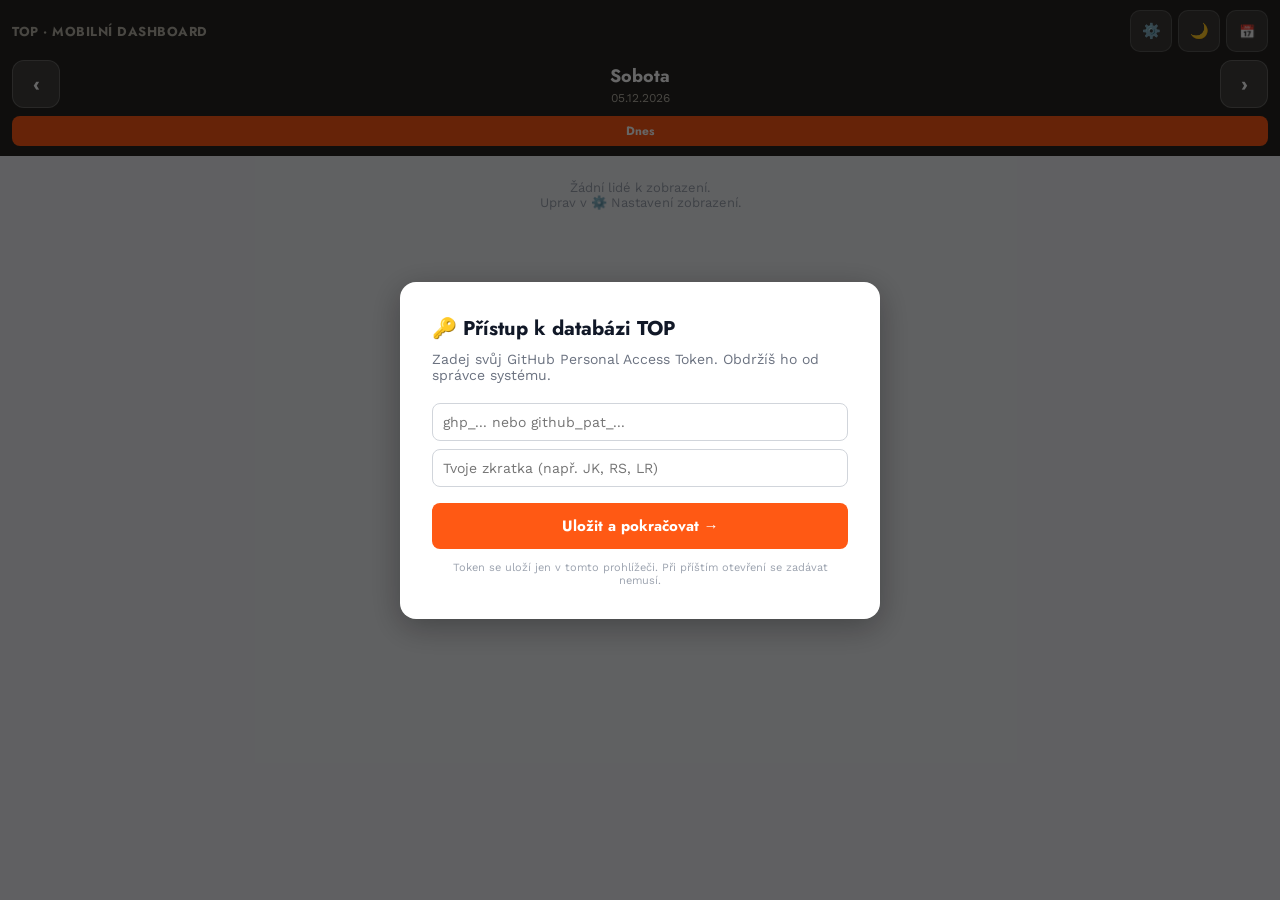
<file: tydenni_dashboard_mobile.html>
<!DOCTYPE html>
<html lang="cs">
<head>
  <meta charset="UTF-8" />
  <meta name="viewport" content="width=device-width, initial-scale=1.0, maximum-scale=1.0, user-scalable=no" />
  <title>TOP — Mobilní dashboard</title>
  <link rel="manifest" href="manifest.json" />
  <meta name="theme-color" content="#0f172a" />
  <link rel="icon" type="image/png" sizes="192x192" href="icons/icon-192.png" />
  <link rel="apple-touch-icon" href="icons/icon-192.png" />
  <link rel="stylesheet" href="theme.css" />
  <link rel="preconnect" href="https://fonts.googleapis.com" />
  <link rel="preconnect" href="https://fonts.gstatic.com" crossorigin />
  <link href="https://fonts.googleapis.com/css2?family=Jost:wght@500;600;700&family=Work+Sans:wght@400;500;600;700&display=swap" rel="stylesheet" />
  <link rel="stylesheet" href="components.css" />
  <style>
    * { box-sizing: border-box; margin: 0; padding: 0; }
    html, body {
      font-family: var(--font-body);
      background: var(--bg);
      color: var(--text);
      -webkit-tap-highlight-color: transparent;
    }
    /* Formulářové prvky nedědí font z body automaticky (UA výchozí
       chování) — bez tohohle by tlačítka/inputy zůstala na systémovém
       fontu i po zapojení Work Sans. */
    button, input, select, textarea { font-family: inherit; }
    body {
      min-height: 100vh; /* záloha pro starší prohlížeče */
      min-height: 100dvh; /* na iOS/WebKitu správně zohledňuje schovávající se lištu */
      display: flex;
      flex-direction: column;
    }

    /* ── TOP BAR ── */
    .topbar {
      background: var(--navy-800);
      color: white;
      padding: 10px 12px;
      flex-shrink: 0;
      position: sticky;
      top: 0;
      z-index: 50;
    }
    .topbar-row1 {
      display: flex;
      align-items: center;
      justify-content: space-between;
      margin-bottom: 8px;
    }
    .topbar h1 {
      font-family: var(--font-heading);
      font-size: 13px;
      font-weight: 700;
      letter-spacing: .04em;
      color: var(--text-on-navy-muted);
      text-transform: uppercase;
    }
    .topbar-actions { display: flex; gap: 6px; }
    .icon-btn {
      background: rgba(255,255,255,0.1);
      border: 1px solid rgba(255,255,255,0.15);
      color: white;
      border-radius: 10px;
      padding: 8px 10px;
      font-size: 15px;
      cursor: pointer;
      min-width: 42px;
      min-height: 42px;
      display: flex;
      align-items: center;
      justify-content: center;
    }
    .icon-btn:active { background: rgba(255,255,255,0.25); }

    .day-nav {
      display: flex;
      align-items: center;
      justify-content: space-between;
      gap: 8px;
    }
    .day-nav-btn {
      background: rgba(255,255,255,0.12);
      border: 1px solid rgba(255,255,255,0.2);
      color: white;
      border-radius: 12px;
      font-size: 20px;
      font-weight: 700;
      width: 48px;
      height: 48px;
      display: flex;
      align-items: center;
      justify-content: center;
      cursor: pointer;
      flex-shrink: 0;
    }
    .day-nav-btn:active { background: rgba(255,255,255,0.3); }
    .day-label {
      flex: 1;
      text-align: center;
    }
    .day-label .day-name {
      font-family: var(--font-heading);
      font-size: 18px;
      font-weight: 700;
      color: white;
    }
    .day-label .day-date {
      font-size: 12px;
      color: var(--text-on-navy-muted);
      margin-top: 2px;
    }
    .today-btn {
      font-family: var(--font-heading);
      background: var(--brand-accent);
      border: none;
      color: var(--brand-accent-ink);
      border-radius: var(--radius-sm);
      padding: 6px 12px;
      font-size: 12px;
      font-weight: 700;
      margin-top: 8px;
      width: 100%;
      cursor: pointer;
    }

    /* ── Plovoucí tlačítko + (nový úkol) ── */
    .fab-add {
      position: fixed;
      right: 18px;
      bottom: 18px;
      z-index: 60;
      width: 56px;
      height: 56px;
      border-radius: 50%;
      background: var(--brand-accent);
      color: var(--brand-accent-ink);
      border: none;
      font-size: 28px;
      font-weight: 400;
      line-height: 1;
      display: flex;
      align-items: center;
      justify-content: center;
      box-shadow: 0 6px 18px rgba(255, 89, 20, 0.45);
      cursor: pointer;
    }
    .fab-add:active { background: color-mix(in srgb, var(--brand-accent) 85%, black); }

    /* ── OBSAH ──
       .person-block/.person-head/.avatar/.task-card/.priority-tag/
       .meta-tag teď dodává components.css (zapojeno 2026-09-15, firemní
       redesign) — tady zůstává jen layout specifický pro tuhle stránku. */
    #content {
      flex: 1;
      overflow-y: auto;
      padding: 10px;
      display: flex;
      flex-direction: column;
      gap: 12px;
      -webkit-overflow-scrolling: touch;
    }
    .empty-day {
      padding: 14px;
      color: var(--text-faint);
      font-size: 13px;
      text-align: center;
    }

    /* ── MODAL DETAILU (celá šířka na mobilu) ── */
    .modal {
      position: fixed;
      inset: 0;
      background: rgba(15,23,42,0.6);
      display: none;
      z-index: 200;
    }
    .modal.open { display: flex; align-items: flex-end; }
    .modal-card {
      background: var(--panel);
      width: 100%;
      max-height: 88vh;
      overflow-y: auto;
      border-radius: 18px 18px 0 0;
      padding: 18px 16px calc(18px + env(safe-area-inset-bottom));
    }
    .modal-card header {
      display: flex;
      justify-content: space-between;
      align-items: flex-start;
      gap: 10px;
      margin-bottom: 14px;
    }
    .chips { display: flex; flex-wrap: wrap; gap: 6px; margin-bottom: 8px; }
    .chip {
      background: var(--chip-bg);
      border-radius: 8px;
      padding: 4px 9px;
      font-size: 11px;
      font-weight: 700;
      color: var(--chip-text);
    }
    .modal-title { font-size: 17px; font-weight: 700; line-height: 1.35; }
    .modal-label { font-size: 11px; color: var(--text-muted); text-transform: uppercase; letter-spacing: .04em; margin-bottom: 4px; margin-top: 12px; }
    .modal-text { font-size: 14px; white-space: pre-wrap; }
    #closeModal {
      flex-shrink: 0;
      border: 1px solid var(--line-medium);
      background: var(--panel);
      border-radius: 10px;
      padding: 10px 14px;
      font-size: 13px;
      cursor: pointer;
      min-height: 40px;
    }
    #modalDoneBtn {
      display: none;
      flex-shrink: 0;
      border: 1px solid var(--success-block);
      background: var(--success-soft);
      color: var(--success-strong);
      border-radius: 10px;
      padding: 10px 14px;
      font-size: 13px;
      font-weight: 700;
      cursor: pointer;
      min-height: 40px;
    }
    html.dark #modalDoneBtn { border-color: var(--success-soft-border); }
    #modalEditBtn {
      flex-shrink: 0;
      border: 1px solid var(--accent-block-border);
      background: var(--accent-soft);
      color: var(--accent-block-text);
      border-radius: 10px;
      padding: 10px 14px;
      font-size: 13px;
      font-weight: 700;
      cursor: pointer;
      min-height: 40px;
    }
    #modalCancelBtn {
      flex-shrink: 0;
      border: 1px solid var(--danger-block-border);
      background: var(--cancelled-bg);
      color: var(--danger-block-text);
      border-radius: 10px;
      padding: 10px 14px;
      font-size: 13px;
      font-weight: 700;
      cursor: pointer;
      min-height: 40px;
    }
    .modal-actions-row {
      display: flex;
      gap: 8px;
      flex-wrap: wrap;
      margin-top: 14px;
    }

    /* ── Formulářová pole (nový/upravovaný úkol) ── */
    .mform-field { margin-bottom: 12px; }
    .mform-field label {
      display: block;
      font-size: 11px;
      color: var(--text-muted);
      text-transform: uppercase;
      letter-spacing: .04em;
      margin-bottom: 5px;
      font-weight: 700;
    }
    .mform-field input,
    .mform-field select,
    .mform-field textarea {
      width: 100%;
      padding: 10px 12px;
      font-size: 15px;
      border: 1px solid var(--line-medium);
      border-radius: 10px;
      background: var(--panel);
      color: var(--text);
      font-family: inherit;
    }
    .mform-field textarea { min-height: 70px; resize: vertical; }
    html.dark .mform-field input,
    html.dark .mform-field select,
    html.dark .mform-field textarea {
      background: var(--bg); border-color: var(--line-soft);
    }
    .mform-save-btn {
      font-family: var(--font-heading);
      width: 100%;
      background: var(--brand-accent);
      color: var(--brand-accent-ink);
      border: none;
      border-radius: var(--radius-sm);
      padding: 13px;
      font-size: 15px;
      font-weight: 700;
      cursor: pointer;
      margin-top: 6px;
      min-height: 46px;
    }
    .mform-save-btn:disabled { opacity: .6; }

    /* ── NASTAVENÍ ZOBRAZENÍ ── */
    #displaySettingsModal .modal-card { max-height: 85vh; }
    .modal-head { display: flex; justify-content: space-between; align-items: center; margin-bottom: 14px; }
    .modal-body { }
    .person-row {
      display: flex;
      align-items: center;
      gap: 6px;
      padding: 8px 0;
      border-bottom: 1px solid var(--line-softer);
    }
    .person-row:last-child { border-bottom: none; }
    .person-row .person-name {
      flex: 1;
      font-size: 13px;
      color: var(--text);
      white-space: nowrap;
      overflow: hidden;
      text-overflow: ellipsis;
    }
    .person-row .side-btn {
      padding: 8px 10px;
      font-size: 12px;
      font-weight: 700;
      border-radius: 6px;
      border: 1px solid var(--line-medium);
      background: transparent;
      color: var(--text-muted);
      cursor: pointer;
      min-width: 38px;
      min-height: 38px;
    }
    .person-row .side-btn.active-L { background: var(--accent); border-color: var(--accent); color: white; }
    .person-row .side-btn.active-R { background: var(--teal); border-color: var(--teal); color: white; }
    .person-row .move-btn {
      padding: 8px 9px; font-size: 14px; border-radius: 6px;
      border: 1px solid var(--line-medium); background: transparent; color: var(--text-muted);
      cursor: pointer; min-width: 38px; min-height: 38px;
    }
    .person-row .move-btn:disabled { opacity: 0.25; }
    .person-row .hide-btn {
      padding: 8px 9px; font-size: 14px; border-radius: 6px;
      border: 1px solid var(--line-medium); background: transparent; color: var(--text-muted);
      cursor: pointer; min-width: 38px; min-height: 38px;
    }
    .person-row .hide-btn.is-hidden { background: var(--text-faint); color: white; border-color: var(--text-faint); }
    .person-row.is-hidden .person-name { opacity: 0.4; text-decoration: line-through; }

    /* ── TMAVÝ REŽIM ──
       Většina barev se teď přepne automaticky přes theme.css (proměnné
       mají svou tmavou variantu v html.dark tam). Tady zůstávají jen
       přepisy, které se NEDAJÍ odvodit automaticky (viz komentáře).

       .person-block/.person-head přepisy SMAZÁNY 2026-09-15 (firemní
       redesign) — nová verze z components.css používá --panel/
       --line-soft, které mají svou tmavou hodnotu už v theme.css. */
    html.dark #closeModal { background: var(--line-soft); border-color: var(--border-on-navy); }
    html.dark .person-row { border-color: var(--line-soft); }
    html.dark .person-row .side-btn, html.dark .person-row .move-btn, html.dark .person-row .hide-btn { border-color: var(--border-on-navy); color: var(--text-on-navy-muted); }
  </style>
</head>
<body>

  <div class="topbar">
    <div class="topbar-row1">
      <h1>TOP · Mobilní dashboard</h1>
      <div class="topbar-actions">
        <button class="icon-btn" onclick="openDisplaySettingsModal()" title="Nastavení zobrazení">⚙️</button>
        <button class="icon-btn dark-mode-btn" onclick="applyDarkMode(!document.documentElement.classList.contains('dark'))" title="Tmavý režim">🌙</button>
        <a class="icon-btn" href="tydenni_prehled_mobile.html" title="Přejít na mobilní přehled" style="text-decoration:none;font-size:13px;">📅</a>
      </div>
    </div>
    <div class="day-nav">
      <button class="day-nav-btn" id="prevDayBtn">‹</button>
      <div class="day-label">
        <div class="day-name" id="dayName">—</div>
        <div class="day-date" id="dayDate">—</div>
      </div>
      <button class="day-nav-btn" id="nextDayBtn">›</button>
    </div>
    <button class="today-btn" id="todayBtn">Dnes</button>
  </div>

  <div id="content"></div>

  <button class="fab-add" id="fabAddBtn" title="Nový úkol" aria-label="Založit nový úkol" style="display:none;">+</button>

  <div class="modal" id="modal">
    <div class="modal-card">
      <header>
        <div>
          <div class="chips" id="modalChips"></div>
          <div class="modal-title" id="modalTitle"></div>
        </div>
        <button id="closeModal">Zavřít</button>
      </header>
      <div class="modal-label">Upřesnění</div>
      <div class="modal-text" id="modalNote"></div>
      <p id="modalShiftHint" class="task-shift-hint" hidden></p>
      <div class="modal-actions-row">
        <button id="modalShiftBtn" type="button" class="task-shift-btn" hidden>Posunout na další pracovní den</button>
        <button id="modalDoneBtn">✓ Hotovo</button>
        <button id="modalEditBtn">✏️ Upravit</button>
        <button id="modalCancelBtn">🗑️ Zrušit</button>
      </div>
    </div>
  </div>

  <div class="modal" id="editTaskModal">
    <div class="modal-card">
      <header>
        <div class="modal-title">Upravit úkol</div>
        <button id="closeEditModal">Zavřít</button>
      </header>
      <div class="mform-field"><label>Název úkolu</label><input id="et_task" /></div>
      <div class="mform-field"><label>Řešitel</label><select id="et_assignee"></select></div>
      <div class="mform-field"><label>Spoluřešitelé</label><div id="et_coowners"></div></div>
      <div class="mform-field"><label>Priorita</label>
        <select id="et_priority">
          <option value="P0">P0 – nejvyšší</option>
          <option value="P1">P1</option>
          <option value="P2">P2</option>
          <option value="P3">P3 – nejnižší</option>
          <option value="PX">PX – volno/lékař</option>
        </select>
      </div>
      <div class="mform-field"><label>Stav</label>
        <select id="et_state">
          <option value="Nový">Nový</option>
          <option value="Probíhá">Probíhá</option>
          <option value="Čeká se">Čeká se</option>
          <option value="Dokončeno">Dokončeno</option>
        </select>
      </div>
      <div class="mform-field"><label>Plánovaný datum realizace</label><input id="et_planned" type="date" /></div>
      <div class="mform-field"><label>Poznámka</label><textarea id="et_note"></textarea></div>
      <button class="mform-save-btn" id="etSaveBtn">Uložit změny</button>
    </div>
  </div>

  <div class="modal" id="newTaskModalMobile">
    <div class="modal-card">
      <header>
        <div class="modal-title">Nový úkol</div>
        <button id="closeNewTaskModalMobile">Zavřít</button>
      </header>
      <div class="mform-field field-required"><label>Úkol</label><input id="nt_task" /></div>
      <div class="mform-field"><label>Řešitel</label><select id="nt_assignee"></select></div>
      <div class="mform-field"><label>Spoluřešitelé</label><div id="nt_coowners"></div></div>
      <div class="mform-field"><label>Priorita</label>
        <select id="nt_priority">
          <option value="P0">P0 – nejvyšší</option>
          <option value="P1">P1</option>
          <option value="P2" selected>P2</option>
          <option value="P3">P3 – nejnižší</option>
          <option value="PX">PX – volno/lékař</option>
        </select>
      </div>
      <div class="mform-field"><label>Plánovaný datum realizace</label><input id="nt_planned" type="date" /></div>
      <div class="mform-field"><label>Označení</label><input id="nt_project" /></div>
      <div class="mform-field"><label>Obchodní zástupce</label><input id="nt_sales" /></div>
      <div class="mform-field"><label>Poznámka</label><textarea id="nt_note"></textarea></div>
      <button class="mform-save-btn" id="ntSaveBtn">Uložit úkol</button>
    </div>
  </div>

  <div class="modal" id="displaySettingsModal">
    <div class="modal-card">
      <div class="modal-head">
        <h2 style="margin:0;font-size:17px;">Nastavení zobrazení</h2>
        <button id="closeDisplaySettingsBtn" style="border:1px solid var(--line-medium);background:var(--panel);border-radius:8px;padding:8px 12px;font-size:13px;">Zavřít</button>
      </div>
      <div class="modal-body">
        <div style="font-size:11px;color:var(--text-muted);margin-bottom:8px;">L = levý, P = pravý (na mobilu se rozdělení stran nepoužívá, jen pořadí a viditelnost) · šipky = pořadí · 👁 = skrýt/zobrazit</div>
        <div id="peopleFiltersPrehled"></div>
        <button onclick="resetPeopleLayoutToDefault()" style="margin-top:12px;font-size:13px;padding:10px 12px;background:transparent;border:1px solid var(--line-medium);color:var(--text-muted);border-radius:8px;cursor:pointer;width:100%;min-height:42px;">↺ Obnovit tovární nastavení</button>
      </div>
    </div>
  </div>

<script src="ft_loader.js"></script>
<script>
// ── Dark mode ────────────────────────────────────────────────────────────
const DARK_KEY = "ft_darkMode";
function applyDarkMode(dark) {
  document.documentElement.classList.toggle("dark", dark);
  localStorage.setItem(DARK_KEY, dark ? "1" : "0");
  document.querySelectorAll(".dark-mode-btn").forEach(btn => {
    btn.textContent = dark ? "☀️" : "🌙";
  });
}
function initDarkMode() {
  const saved = localStorage.getItem(DARK_KEY);
  const dark = saved !== null ? saved === "1" : window.matchMedia("(prefers-color-scheme: dark)").matches;
  applyDarkMode(dark);
}
initDarkMode();

// ── Fallback data (zobrazí se než dorazí reálná data) ───────────────────
const FALLBACK_DATA = { tasks: [], owners: [], resitele: [] };

let PEOPLE_LABELS = {};
function buildPeopleLabels(resitele) {
  PEOPLE_LABELS = {};
  (resitele || []).forEach(r => { PEOPLE_LABELS[r.zkratka] = `${r.jmeno} ${r.prijmeni}`.trim(); });
}

const STORAGE_KEY = "ftDashboardPeopleLayout"; // SDÍLENO s dashboardem a desktopovým přehledem
let DATA = JSON.parse(JSON.stringify(FALLBACK_DATA));

// ── Perzistence vybraného dne ────────────────────────────────────────────
const DAY_STATE_KEY = "ftPrehledMobileDayState";
function loadSavedDay() {
  try {
    const saved = localStorage.getItem(DAY_STATE_KEY);
    return saved ? new Date(saved + "T00:00:00") : null;
  } catch(e) { return null; }
}
function saveDayState() {
  try { localStorage.setItem(DAY_STATE_KEY, toISO(state.currentDate)); } catch(e) {}
}
const _savedDay = loadSavedDay();
const state = {
  currentDate: _savedDay || new Date(new Date().setHours(0,0,0,0)),
};

// ── Výchozí šablona rozložení lidí (stejná jako dashboard/desktop přehled) ──
const DEFAULT_PEOPLE_LAYOUT = [
  { owner: "RS",  side: "L" },
  { owner: "LR",  side: "L" },
  { owner: "DH",  side: "L" },
  { owner: "MiH", side: "L" },
  { owner: "MK",  side: "L" },
  { owner: "AMa", side: "L" },
  { owner: "MŽ",  side: "R" },
  { owner: "PL",  side: "R" },
  { owner: "JuM", side: "R" },
  { owner: "JoP", side: "R" },
  { owner: "SP",  side: "R" },
  { owner: "NP",  side: "R" },
  { owner: "MM",  side: "R" },
  { owner: "JN",  side: "R", hidden: true },
  { owner: "JK",  side: "R", hidden: true },
  { owner: "FT",  side: "R", hidden: true },
  { owner: "FCH", side: "L" },
];

function getPeopleLayout() {
  // Aktivní řešitelé = ti bez příznaku vyrazen. Vyřazení se do Přehledu
  // nezahrnují vůbec — to je oddělené od osobního skrýt/zobrazit níže.
  const activeZkratky = (DATA.resitele && DATA.resitele.length > 0)
    ? DATA.resitele.filter(r => !r.vyrazen).map(r => r.zkratka)
    : DATA.owners;

  try {
    const saved = JSON.parse(localStorage.getItem(STORAGE_KEY) || "null");
    if (saved && Array.isArray(saved) && saved.length > 0) {
      const seen = new Set();
      return saved.filter(e => {
        if (seen.has(e.owner)) return false;
        seen.add(e.owner);
        return activeZkratky.includes(e.owner);
      });
    }
  } catch(e) {}
  const defaultOwners = DEFAULT_PEOPLE_LAYOUT.map(e => e.owner);
  const seeded = DEFAULT_PEOPLE_LAYOUT.filter(e => activeZkratky.includes(e.owner)).map(e => ({...e}));
  const missing = activeZkratky.filter(o => !defaultOwners.includes(o));
  missing.forEach((o, i) => {
    seeded.push({ owner: o, side: i < Math.ceil(missing.length / 2) ? "L" : "R" });
  });
  return seeded;
}

function savePeopleLayoutPrehled(layout) {
  try { localStorage.setItem(STORAGE_KEY, JSON.stringify(layout)); } catch(e) {}
}

function resetPeopleLayoutToDefault() {
  if (!confirm("Opravdu obnovit tovární nastavení? Vlastní pořadí a skrytí lidí se ztratí.")) return;
  const owners = (DATA.resitele && DATA.resitele.length > 0)
    ? DATA.resitele.filter(r => !r.vyrazen).map(r => r.zkratka)
    : (DATA.owners || []);
  const defaultOwners = DEFAULT_PEOPLE_LAYOUT.map(e => e.owner);
  const seeded = DEFAULT_PEOPLE_LAYOUT.filter(e => owners.includes(e.owner)).map(e => ({...e}));
  const missing = owners.filter(o => !defaultOwners.includes(o));
  missing.forEach((o, i) => {
    seeded.push({ owner: o, side: i < Math.ceil(missing.length / 2) ? "L" : "R" });
  });
  savePeopleLayoutPrehled(seeded);
  buildPeopleFiltersPrehled();
  renderMobileDay();
}

function openDisplaySettingsModal() {
  buildPeopleFiltersPrehled();
  document.getElementById("displaySettingsModal").classList.add("open");
}
function closeDisplaySettingsModal() {
  document.getElementById("displaySettingsModal").classList.remove("open");
}

// Na mobilu se zobrazuje JEDEN svislý seznam všech viditelných lidí (bez ohledu
// na L/P) v POŘADÍ podle layoutu — nejdřív levá strana, pak pravá, jak je uloženo.
function buildPeopleFiltersPrehled() {
  const wrap = document.getElementById("peopleFiltersPrehled");
  if (!wrap) return;
  const layout = getPeopleLayout();
  wrap.innerHTML = "";

  layout.forEach((entry, idx) => {
    const { owner, side, hidden } = entry;
    const label = PEOPLE_LABELS[owner] || owner;
    const sideOwners = layout.filter(e => e.side === side);
    const posInSide = sideOwners.indexOf(entry);

    const row = document.createElement("div");
    row.className = "person-row" + (hidden ? " is-hidden" : "");

    const upBtn = document.createElement("button");
    upBtn.className = "move-btn";
    upBtn.textContent = "↑";
    upBtn.disabled = posInSide === 0;
    upBtn.addEventListener("click", () => {
      const prevIdx = layout.slice(0, idx).map((e,i)=>({e,i})).filter(x=>x.e.side===side).pop();
      if (prevIdx !== undefined) {
        [layout[idx], layout[prevIdx.i]] = [layout[prevIdx.i], layout[idx]];
        savePeopleLayoutPrehled(layout);
        buildPeopleFiltersPrehled();
        renderMobileDay();
      }
    });

    const downBtn = document.createElement("button");
    downBtn.className = "move-btn";
    downBtn.textContent = "↓";
    downBtn.disabled = posInSide === sideOwners.length - 1;
    downBtn.addEventListener("click", () => {
      const nextIdx = layout.slice(idx+1).map((e,i)=>({e,i:i+idx+1})).filter(x=>x.e.side===side).shift();
      if (nextIdx !== undefined) {
        [layout[idx], layout[nextIdx.i]] = [layout[nextIdx.i], layout[idx]];
        savePeopleLayoutPrehled(layout);
        buildPeopleFiltersPrehled();
        renderMobileDay();
      }
    });

    const nameSpan = document.createElement("span");
    nameSpan.className = "person-name";
    nameSpan.textContent = `${owner} – ${label}`;

    const lBtn = document.createElement("button");
    lBtn.className = `side-btn ${side === "L" ? "active-L" : ""}`;
    lBtn.textContent = "L";
    lBtn.addEventListener("click", () => {
      layout[idx].side = "L";
      savePeopleLayoutPrehled(layout);
      buildPeopleFiltersPrehled();
      renderMobileDay();
    });

    const rBtn = document.createElement("button");
    rBtn.className = `side-btn ${side === "R" ? "active-R" : ""}`;
    rBtn.textContent = "P";
    rBtn.addEventListener("click", () => {
      layout[idx].side = "R";
      savePeopleLayoutPrehled(layout);
      buildPeopleFiltersPrehled();
      renderMobileDay();
    });

    const hideBtn = document.createElement("button");
    hideBtn.className = "hide-btn" + (hidden ? " is-hidden" : "");
    hideBtn.textContent = hidden ? "🚫" : "👁";
    hideBtn.addEventListener("click", () => {
      layout[idx].hidden = !layout[idx].hidden;
      savePeopleLayoutPrehled(layout);
      buildPeopleFiltersPrehled();
      renderMobileDay();
    });

    row.appendChild(upBtn);
    row.appendChild(downBtn);
    row.appendChild(nameSpan);
    row.appendChild(lBtn);
    row.appendChild(rBtn);
    row.appendChild(hideBtn);
    wrap.appendChild(row);
  });
}

// ── Datum helpery ────────────────────────────────────────────────────────
function addDays(date, days) { const d = new Date(date); d.setDate(d.getDate() + days); return d; }
function toISO(date) { const d = new Date(date); return `${d.getFullYear()}-${String(d.getMonth()+1).padStart(2,"0")}-${String(d.getDate()).padStart(2,"0")}`; }
const DAY_NAMES = ["Neděle","Pondělí","Úterý","Středa","Čtvrtek","Pátek","Sobota"];
function fmtDayName(date) { return DAY_NAMES[date.getDay()]; }
function fmtDate(date) {
  const d = new Date(date);
  return `${String(d.getDate()).padStart(2,"0")}.${String(d.getMonth()+1).padStart(2,"0")}.${d.getFullYear()}`;
}

function cardClass(task) {
  const parts = ["task-card", (task.priority || "P3").toLowerCase()];
  if (task.waiting) parts.push("waiting");
  if (String(task.state || "").toLowerCase().includes("dokončeno")) parts.push("done");
  return parts.join(" ");
}
// Štítek v tag-row karty — priorita, ale "Čeká"/"Hotovo" má přednost,
// pokud nastane (stejné pořadí, jaké už řeší CSS kaskáda v components.css
// pro barvu pruhu, viz .task-card.waiting/.done deklarované AŽ za .p0-px).
function statusTag(task) {
  const isDone = String(task.state || "").toLowerCase().includes("dokončeno");
  if (isDone) return { cls: "done", label: "Hotovo" };
  if (task.waiting) return { cls: "waiting", label: "Čeká" };
  const p = (task.priority || "P3").toUpperCase();
  return { cls: p.toLowerCase(), label: p };
}
const ICON_RECUR = '<svg viewBox="0 0 24 24" fill="none" stroke="currentColor" stroke-width="2" stroke-linecap="round" stroke-linejoin="round"><polyline points="1 4 1 10 7 10"/><path d="M3.5 15a9 9 0 1 0 2.1-9.4L1 10"/></svg>';
const ICON_CALENDAR = '<svg viewBox="0 0 24 24" fill="none" stroke="currentColor" stroke-width="2" stroke-linecap="round" stroke-linejoin="round"><rect x="3" y="4" width="18" height="17" rx="2"/><line x1="3" y1="9" x2="21" y2="9"/><line x1="8" y1="2" x2="8" y2="6"/><line x1="16" y1="2" x2="16" y2="6"/></svg>';
// Sdílený úkol (spoluřešitelé, 2026-09-21) — liniová ikona ve stejném stylu.
const ICON_USERS = '<svg viewBox="0 0 24 24" fill="none" stroke="currentColor" stroke-width="2" stroke-linecap="round" stroke-linejoin="round"><circle cx="9" cy="8" r="3.5"/><path d="M2.5 20a6.5 6.5 0 0 1 13 0"/><circle cx="17" cy="9" r="2.5"/><path d="M16 14.2a5 5 0 0 1 5.5 5"/></svg>';
// Podúkol projektu (modul výroby, etapa 1, 2026-09-29) — štítek s označením projektu.
const ICON_FOLDER = '<svg viewBox="0 0 24 24" fill="none" stroke="currentColor" stroke-width="2" stroke-linecap="round" stroke-linejoin="round"><path d="M3 7a2 2 0 0 1 2-2h4l2 2h8a2 2 0 0 1 2 2v8a2 2 0 0 1-2 2H5a2 2 0 0 1-2-2z"/></svg>';
const ICON_CAR = '<svg viewBox="0 0 24 24" fill="none" stroke="currentColor" stroke-width="2" stroke-linecap="round" stroke-linejoin="round"><path d="M3 13l1.5-4.5A2 2 0 0 1 6.4 7h11.2a2 2 0 0 1 1.9 1.5L21 13"/><rect x="2" y="13" width="20" height="5" rx="1.5"/><circle cx="7" cy="18.5" r="1.6"/><circle cx="17" cy="18.5" r="1.6"/></svg>';
function escapeHtml(str) {
  return (str ?? "").toString()
    .replaceAll("&", "&amp;").replaceAll("<", "&lt;").replaceAll(">", "&gt;")
    .replaceAll('"', "&quot;").replaceAll("'", "&#039;");
}

// ── Vykreslení jednoho dne (svislý seznam osob) ─────────────────────────
function renderMobileDay() {
  document.getElementById("dayName").textContent = fmtDayName(state.currentDate);
  document.getElementById("dayDate").textContent = fmtDate(state.currentDate);

  const iso = toISO(state.currentDate);
  const dayTasks = (DATA.tasks || []).filter(t => t.plannedDate === iso);

  const byOwner = new Map();
  dayTasks.forEach(t => {
    if (!byOwner.has(t.owner)) byOwner.set(t.owner, []);
    byOwner.get(t.owner).push(t);
  });

  const layout = getPeopleLayout();
  const validOwners = (DATA.resitele && DATA.resitele.length > 0)
    ? new Set(DATA.resitele.map(r => r.zkratka))
    : new Set(DATA.owners || []);

  // Pořadí: nejdřív levá strana (v jejím pořadí), pak pravá — odpovídá tomu,
  // jak je to vidět v nastavení zobrazení.
  const people = [
    ...layout.filter(e => e.side === "L" && !e.hidden),
    ...layout.filter(e => e.side === "R" && !e.hidden),
  ].map(e => e.owner).filter(o => validOwners.has(o));

  const content = document.getElementById("content");
  content.innerHTML = "";

  if (!people.length) {
    content.innerHTML = `<div class="empty-day">Žádní lidé k zobrazení.<br>Uprav v ⚙️ Nastavení zobrazení.</div>`;
    return;
  }

  people.forEach(person => {
    const block = document.createElement("div");
    block.className = "person-block";
    const label = PEOPLE_LABELS[person] || person;
    const items = (byOwner.get(person) || []).sort((a,b) => (a.priority||"").localeCompare(b.priority||""));

    block.innerHTML = `
      <div class="person-head">
        <div class="avatar">${escapeHtml(person)}</div>
        <div>
          <div class="person-name">${escapeHtml(label)}</div>
          <div class="person-code">${escapeHtml(person)}</div>
        </div>
      </div>
      <div class="person-tasks">
        ${items.length === 0
          ? '<div class="empty-day">Žádné úkoly na tento den.</div>'
          : items.map(task => {
              const tag = statusTag(task);
              return `
            <div class="${cardClass(task)}" data-task-id="${escapeHtml(task.id || "")}">
              <div class="tag-row">
                <span class="priority-tag ${tag.cls}">${escapeHtml(tag.label)}</span>
                ${task.recurring ? `<span class="meta-tag">${ICON_RECUR} opakující se</span>` : ""}
                ${task.isMultiDay ? `<span class="meta-tag">${ICON_CALENDAR} den ${task.multiDayIndex}/${task.multiDayTotal}</span>` : ""}
                ${(() => { const l = FTLoader.getCoOwnerLabel ? FTLoader.getCoOwnerLabel(task) : ""; return l ? `<span class="meta-tag" title="Sdílený úkol">${ICON_USERS} ${escapeHtml(l)}</span>` : ""; })()}
                ${task.projektOznaceni ? `<span class="meta-tag" title="Projekt ${escapeHtml(task.projektNazev || "")}">${ICON_FOLDER} ${escapeHtml(task.projektOznaceni)}</span>` : ""}
              </div>
              <div class="title">${escapeHtml(task.title)}</div>
              <div class="meta">${escapeHtml(task.project || "")}</div>
              ${task.auto ? `<div class="meta meta-tag" style="margin-top:3px;">${ICON_CAR} ${escapeHtml(task.auto)}</div>` : ""}
            </div>`;
            }).join("")}
      </div>`;

    content.appendChild(block);
    block.querySelectorAll(".task-card").forEach((el, i) => {
      el.addEventListener("click", () => openModal(items[i]));
    });
  });
}

let _currentModalTask = null;

function openModal(task) {
  _currentModalTask = task;
  const chips = [
    task.priority || "Bez priority",
    task.primaryOwner || task.owner || "Bez řešitele",
    task.project || "Bez označení",
    task.state || "Bez stavu",
  ];
  const coOwners = FTLoader.getCoOwners ? FTLoader.getCoOwners(task) : []; // pojistka: stará ft_loader.js z HTTP cache
  if (coOwners.length) chips.push(`👥 Spoluřešitelé: ${coOwners.join(", ")}`);
  if (task.projektOznaceni) chips.push(`📁 Projekt ${task.projektOznaceni}${task.projektNazev && task.projektNazev !== task.projektOznaceni ? " · " + task.projektNazev : ""}`);
  if (task.auto) chips.push(`🚗 ${task.auto}`);
  if (task.recurring) chips.push("🔁 Opakující se");
  if (task.isMultiDay) chips.push(`📅 Den ${task.multiDayIndex}/${task.multiDayTotal}`);
  document.getElementById("modalChips").innerHTML = chips.map(ch => `<span class="chip">${escapeHtml(ch)}</span>`).join("");
  document.getElementById("modalTitle").textContent = `${task.id || ""} ${task.title || ""}`.trim();
  document.getElementById("modalNote").textContent = task.note || "Bez doplňující poznámky";

  const doneBtn = document.getElementById("modalDoneBtn");
  const isAlreadyDone = (task.state || "").toLowerCase().includes("dokončeno");
  if (_canWrite && task.id && !isAlreadyDone) {
    doneBtn.dataset.taskId = task.id;
    doneBtn.dataset.plannedDate = task.plannedDate || "";
    doneBtn.dataset.recurring = task.recurring ? "1" : "";
    doneBtn.dataset.multiDay = task.isMultiDay ? "1" : "";
    doneBtn.style.display = "inline-block";
  } else {
    doneBtn.style.display = "none";
  }

  // Upravit/Zrušit jen u BĚŽNÝCH úkolů (ne opakujících se/vícedenních) —
  // ty mají složitější logiku (konkrétní výskyt, ne přímý záznam) a
  // needitovaná úprava přímo na místě by mohla data zpřeházet. Pro tyhle
  // případy zůstává jen Hotovo, plnou editaci nechat na počítači.
  const editBtn = document.getElementById("modalEditBtn");
  const cancelBtn = document.getElementById("modalCancelBtn");
  // Úkoly ze SPA syncu (*SPA… — dovolená, svátky) taky ne: zdroj pravdy je
  // SPA, úpravu by příští sync stejně přepsal. U svátku (jeden sdílený úkol
  // pro všechny, 2026-09-22) by navíc úprava z kopie zapsala owner = tenhle
  // člověk a hlavní řešitel by svátek ve svém řádku ztratil; zrušení by ho
  // schovalo všem najednou.
  const isSpaTask = /^\*?SPA/.test(String(task.id || ""));
  const isSimpleTask = task.id && !task.recurring && !task.isMultiDay && !task.cancelled && !isSpaTask;
  editBtn.style.display = (_canWrite && isSimpleTask) ? "inline-block" : "none";
  cancelBtn.style.display = (_canWrite && isSimpleTask) ? "inline-block" : "none";

  if (FTLoader.configureTaskShiftButton) FTLoader.configureTaskShiftButton(document.getElementById("modalShiftBtn"), task, { canWrite: _canWrite, hint: document.getElementById("modalShiftHint") });
  document.getElementById("modal").classList.add("open");
}

// Označit hotovo — logika je jen ve ft_loader.js (markDoneFromButton,
// společná pro Dashboard, mobilní Dashboard i oba Přehledy — dřív 4 kopie,
// viz Nástraha č. 10 v CLAUDE.md). Tady jen kontrola oprávnění a napojení.
async function markTaskAsDoneFromModal() {
  if (!_canWrite) { alert("Nemáš oprávnění označovat úkoly jako hotové."); return; }
  if (!FTLoader.markDoneFromButton) { alert("Aplikace byla právě aktualizována. Obnov prosím stránku (Ctrl+F5) a zkus to znovu."); return; }
  await FTLoader.markDoneFromButton(document.getElementById("modalDoneBtn"), { modal: document.getElementById("modal"), userFallback: "mobilní dashboard" });
}

// ── Úprava úkolu přímo na místě (zjednodušený formulář, 6 polí) ─────────
function openEditModalFromDetail() {
  const task = _currentModalTask;
  if (!task || !task.id) return;
  document.getElementById("modal").classList.remove("open");

  document.getElementById("et_task").value = task.title || "";
  // primaryOwner: u zobrazovací kopie spoluřešitele je v task.owner
  // spoluřešitel — uložení by ho jinak zapsalo jako hlavního řešitele.
  document.getElementById("et_assignee").value = task.primaryOwner || task.owner || "";
  setupCoOwnerPicker("et_assignee", "et_coowners",
    FTLoader.getCoOwners ? FTLoader.getCoOwners(task) : [],
    /^\*?SPA/.test(String(task.id || "")));
  document.getElementById("et_priority").value = task.priority || "P2";
  document.getElementById("et_state").value = task.state || "Nový";
  document.getElementById("et_planned").value = task.plannedDate || "";
  document.getElementById("et_note").value = task.note || "";
  document.getElementById("editTaskModal").dataset.taskId = task.id;

  document.getElementById("editTaskModal").classList.add("open");
}

async function saveEditedTask() {
  if (!_canWrite) { alert("Nemáš oprávnění upravovat úkoly."); return; }
  const id = document.getElementById("editTaskModal").dataset.taskId;
  if (!id) return;
  const title = (document.getElementById("et_task").value || "").trim();
  if (!title) { alert("Pole Název úkolu je povinné."); return; }

  const btn = document.getElementById("etSaveBtn");
  const setBtnState = (text, disabled) => { btn.disabled = disabled; btn.textContent = text; };
  setBtnState("Ukládám…", true);

  const maxAttempts = 3;
  try {
    for (let attempt = 1; attempt <= maxAttempts; attempt++) {
      try {
        const raw = FTLoader.getRawJson();
        if (!raw) throw new Error("Data ještě nejsou načtena, zkus to za chvíli znovu.");
        const task = (raw.tasks || []).find(t => t.id === id);
        if (!task) throw new Error(`Úkol ${id} nebyl v databázi nalezen (možná ho mezitím někdo smazal).`);

        task.title = title;
        task.owner = document.getElementById("et_assignee").value || "";
        // Spoluřešitelé jen když picker opravdu běží (null = neměnit).
        const pickedCo = FTLoader.readCoOwnerPicker ? FTLoader.readCoOwnerPicker(document.getElementById("et_coowners")) : null;
        if (pickedCo !== null && FTLoader.getCoOwners) {
          const co = FTLoader.getCoOwners({ owner: task.owner, coOwners: pickedCo });
          if (co.length) task.coOwners = co; else delete task.coOwners;
        }
        task.priority = document.getElementById("et_priority").value;
        task.state = document.getElementById("et_state").value;
        task.plannedDate = document.getElementById("et_planned").value || task.plannedDate;
        task.note = (document.getElementById("et_note").value || "").trim();
        task.lastUpdated = toISO(new Date());

        const user = FTLoader.getCurrentUser() || "mobilní dashboard";
        await FTLoader.saveToGitHub(raw, `Úkol ${id} upraven z mobilu uživatelem ${user}`);
        document.getElementById("editTaskModal").classList.remove("open");
        await FTLoader.reload();
        return;
      } catch (e) {
        const isConflict = e.message && e.message.includes("CONFLICT");
        if (isConflict && attempt < maxAttempts) {
          setBtnState(`Souběžný zápis, zkouším znovu (${attempt}/${maxAttempts})…`, true);
          await FTLoader.reload();
          continue;
        }
        if (isConflict) {
          alert(`Nepodařilo se uložit ani po ${maxAttempts} pokusech kvůli opakovanému souběžnému zápisu. Zkus to prosím za chvíli znovu.`);
        } else {
          alert(`Uložení se nepodařilo: ${e.message}`);
          console.error(e);
        }
        return;
      }
    }
  } finally {
    setBtnState("Uložit změny", false);
  }
}

// ── Zrušení úkolu ─────────────────────────────────────────────────────────
async function cancelTaskFromModal() {
  if (!_canWrite) { alert("Nemáš oprávnění rušit úkoly."); return; }
  const task = _currentModalTask;
  if (!task || !task.id) return;
  if (!confirm(`Opravdu zrušit úkol ${task.id}? (lze obnovit ve Správě úkolů)`)) return;

  const btn = document.getElementById("modalCancelBtn");
  btn.disabled = true;
  btn.textContent = "Ruším…";

  const maxAttempts = 3;
  try {
    for (let attempt = 1; attempt <= maxAttempts; attempt++) {
      try {
        const raw = FTLoader.getRawJson();
        if (!raw) throw new Error("Data ještě nejsou načtena, zkus to za chvíli znovu.");
        const rawTask = (raw.tasks || []).find(t => t.id === task.id);
        if (!rawTask) throw new Error(`Úkol ${task.id} nebyl v databázi nalezen.`);

        rawTask.cancelled = true;
        rawTask.lastUpdated = toISO(new Date());
        const user = FTLoader.getCurrentUser() || "mobilní dashboard";
        await FTLoader.saveToGitHub(raw, `Úkol ${task.id} zrušen z mobilu uživatelem ${user}`);
        document.getElementById("modal").classList.remove("open");
        await FTLoader.reload();
        return;
      } catch (e) {
        const isConflict = e.message && e.message.includes("CONFLICT");
        if (isConflict && attempt < maxAttempts) {
          btn.textContent = `Zkouším znovu (${attempt}/${maxAttempts})…`;
          await FTLoader.reload();
          continue;
        }
        if (isConflict) {
          alert(`Nepodařilo se zrušit ani po ${maxAttempts} pokusech kvůli opakovanému souběžnému zápisu. Zkus to prosím za chvíli znovu.`);
        } else {
          alert(`Zrušení se nepodařilo: ${e.message}`);
          console.error(e);
        }
        return;
      }
    }
  } finally {
    btn.disabled = false;
    btn.textContent = "🗑️ Zrušit";
  }
}

// ── Rychlé založení nového úkolu ──────────────────────────────────────────
function openNewTaskModalMobile() {
  if (!_canWrite) { alert("Nemáš oprávnění zakládat nové úkoly."); return; }
  document.getElementById("nt_task").value = "";
  document.getElementById("nt_assignee").value = "";
  setupCoOwnerPicker("nt_assignee", "nt_coowners", [], false);
  document.getElementById("nt_priority").value = "P2";
  document.getElementById("nt_planned").value = toISO(state.currentDate);
  document.getElementById("nt_project").value = "";
  document.getElementById("nt_sales").value = "";
  document.getElementById("nt_note").value = "";
  document.getElementById("newTaskModalMobile").classList.add("open");
}

async function saveNewTaskMobile() {
  if (!_canWrite) { alert("Nemáš oprávnění zakládat nové úkoly."); return; }
  const title = (document.getElementById("nt_task").value || "").trim();
  if (!title) { alert("Pole Úkol je povinné."); return; }
  const planned = document.getElementById("nt_planned").value || toISO(state.currentDate);

  const btn = document.getElementById("ntSaveBtn");
  const setBtnState = (text, disabled) => { btn.disabled = disabled; btn.textContent = text; };
  setBtnState("Ukládám…", true);

  const maxAttempts = 3;
  try {
    for (let attempt = 1; attempt <= maxAttempts; attempt++) {
      try {
        const raw = FTLoader.getRawJson();
        if (!raw) throw new Error("Data ještě nejsou načtena, zkus to za chvíli znovu.");
        raw.tasks = raw.tasks || [];

        const newTask = {
          id: FTLoader.generateNextTaskId(raw.tasks),
          title,
          priority: document.getElementById("nt_priority").value || "P2",
          project: (document.getElementById("nt_project").value || "").trim(),
          sales: (document.getElementById("nt_sales").value || "").trim(),
          state: "Nový",
          createdDate: toISO(new Date()),
          plannedDate: planned,
          doneDate: "",
          dueDate: "",
          owner: document.getElementById("nt_assignee").value || "",
          note: (document.getElementById("nt_note").value || "").trim(),
          internalNote: "",
          internalProject: "",
          subtask: false,
          auto: "",
          cancelled: false,
          lastUpdated: toISO(new Date()),
        };
        const pickedCo = FTLoader.readCoOwnerPicker ? FTLoader.readCoOwnerPicker(document.getElementById("nt_coowners")) : null;
        const coOwners = pickedCo && FTLoader.getCoOwners ? FTLoader.getCoOwners({ owner: newTask.owner, coOwners: pickedCo }) : [];
        if (coOwners.length) newTask.coOwners = coOwners;
        raw.tasks.push(newTask);

        const user = FTLoader.getCurrentUser() || "mobilní dashboard";
        await FTLoader.saveToGitHub(raw, `Nový úkol ${newTask.id} přidán z mobilu uživatelem ${user}`);
        document.getElementById("newTaskModalMobile").classList.remove("open");
        await FTLoader.reload();
        return;
      } catch (e) {
        const isConflict = e.message && e.message.includes("CONFLICT");
        if (isConflict && attempt < maxAttempts) {
          setBtnState(`Souběžný zápis, zkouším znovu (${attempt}/${maxAttempts})…`, true);
          await FTLoader.reload();
          continue;
        }
        if (isConflict) {
          alert(`Nepodařilo se uložit ani po ${maxAttempts} pokusech kvůli opakovanému souběžnému zápisu. Zkus to prosím za chvíli znovu.`);
        } else {
          alert(`Uložení se nepodařilo: ${e.message}`);
          console.error(e);
        }
        return;
      }
    }
  } finally {
    setBtnState("Uložit úkol", false);
  }
}

// ── Navigace mezi dny ────────────────────────────────────────────────────
function goToDay(newDate) {
  state.currentDate = newDate;
  saveDayState();
  renderMobileDay();
}
document.getElementById("prevDayBtn").addEventListener("click", () => goToDay(addDays(state.currentDate, -1)));
document.getElementById("nextDayBtn").addEventListener("click", () => goToDay(addDays(state.currentDate, 1)));
document.getElementById("todayBtn").addEventListener("click", () => goToDay(new Date(new Date().setHours(0,0,0,0))));

// ── Gesto přejetí prstem (swipe) pro přepnutí dne ───────────────────────
let touchStartX = null, touchStartY = null;
const content = document.getElementById("content");
content.addEventListener("touchstart", e => {
  touchStartX = e.touches[0].clientX;
  touchStartY = e.touches[0].clientY;
}, { passive: true });
content.addEventListener("touchend", e => {
  if (touchStartX === null) return;
  const dx = e.changedTouches[0].clientX - touchStartX;
  const dy = e.changedTouches[0].clientY - touchStartY;
  // Vodorovné přejetí musí být výrazně větší než svislé, ať to nekoliduje s rolováním
  if (Math.abs(dx) > 60 && Math.abs(dx) > Math.abs(dy) * 1.5) {
    if (dx < 0) goToDay(addDays(state.currentDate, 1));  // doleva = další den
    else goToDay(addDays(state.currentDate, -1));         // doprava = předchozí den
  }
  touchStartX = null; touchStartY = null;
}, { passive: true });

// ── Modaly — zavírání ────────────────────────────────────────────────────
document.getElementById("closeModal").addEventListener("click", () => {
  document.getElementById("modal").classList.remove("open");
});
document.getElementById("modal").addEventListener("click", e => {
  if (e.target === document.getElementById("modal")) document.getElementById("modal").classList.remove("open");
});
document.getElementById("closeDisplaySettingsBtn").addEventListener("click", closeDisplaySettingsModal);
document.getElementById("displaySettingsModal").addEventListener("click", e => {
  if (e.target === document.getElementById("displaySettingsModal")) closeDisplaySettingsModal();
});

// ── FTLoader integrace ───────────────────────────────────────────────────
function applyData(nextData) {
  DATA = nextData;
  DATA.resitele = DATA.resitele || [];
  DATA.owners = DATA.owners || [];
  DATA.tasks = DATA.tasks || [];
  buildPeopleLabels(DATA.resitele);
  DATA.owners.forEach(owner => { if (!PEOPLE_LABELS[owner]) PEOPLE_LABELS[owner] = owner; });
  if (_canWrite) buildAssigneeOptions();
  renderMobileDay();
}

let _canWrite = false;
let _permissionCheckedDashMobile = false;

FTLoader.init({
  onData: (parsedData) => {
    applyData(parsedData);
    if (!_permissionCheckedDashMobile) {
      _permissionCheckedDashMobile = true;
      // Mobilní Dashboard je určený pro roli Plánovač (plný zápis) — stejně
      // jako desktopový Dashboard. Operátor sem nepatří (má na to mobilní
      // Přehled s tlačítkem Hotovo), Nahlížeč taky nemá zapisovat.
      const role = FTLoader.getUserRole();
      if (role === "operator") {
        showReadOnlyRedirectMobile("Role Operátor nemá v mobilním Dashboardu přístup. Přesměrovávám na mobilní přehled…");
      } else {
        FTLoader.canActuallyWrite().then(canWrite => {
          if (!canWrite) {
            showReadOnlyRedirectMobile();
          } else {
            _canWrite = true;
            buildAssigneeOptions();
            document.getElementById("fabAddBtn").style.display = "flex";
          }
        });
      }
    }
  },
  onStatus: (msg, isError) => { console.log(msg); },
});

function showReadOnlyRedirectMobile(customMessage) {
  // Oprava 2026-09-17 (nález č. 17) — stejná mezera a stejná oprava jako
  // u desktopového Dashboardu (viz tam): stará barva/sans-serif nahrazeny
  // invariantními --navy-900/--text-on-navy-* tokeny + firemním fontem.
  const div = document.createElement("div");
  div.style.cssText = "position:fixed;inset:0;background:color-mix(in srgb, var(--navy-900) 94%, transparent);z-index:10001;display:flex;align-items:center;justify-content:center;color:var(--text-on-navy-softer);font-family:var(--font-body, sans-serif);text-align:center;padding:20px;";
  div.innerHTML = `
    <div>
      <div style="font-size:48px;margin-bottom:16px;">🔒</div>
      <div style="font-size:20px;font-weight:700;font-family:var(--font-heading, sans-serif);margin-bottom:8px;">Nemáš oprávnění k úpravám</div>
      <div style="font-size:14px;color:var(--text-on-navy-muted);">${customMessage || "Tvůj přístup je jen pro čtení. Přesměrovávám na mobilní přehled…"}</div>
    </div>
  `;
  document.body.appendChild(div);
  setTimeout(() => { window.location.href = "tydenni_prehled_mobile.html"; }, 2500);
}

// ── Spoluřešitelé ve formulářích (2026-09-21) — sdílený picker z
// ft_loader.js. Překreslí se při změně hlavního řešitele, ať se nový
// hlavní ze seznamu vyřadí. Bez picker funkce (stará ft_loader.js z HTTP
// cache) zůstane prázdný a uložení coOwners nezmění. ──
function setupCoOwnerPicker(assigneeId, boxId, selected, locked) {
  const box = document.getElementById(boxId);
  const sel = document.getElementById(assigneeId);
  if (!box || !sel) return;
  box.innerHTML = "";
  box.dataset.ready = "0";
  if (!FTLoader.renderCoOwnerPicker) return;
  const render = (s) => FTLoader.renderCoOwnerPicker(box, { resitele: DATA.resitele || [], selected: s, primary: sel.value, locked });
  render(selected);
  sel.onchange = () => {
    const current = FTLoader.readCoOwnerPicker(box);
    if (current !== null) render(current);
  };
}

// ── Nabídka řešitelů pro formuláře (nový úkol / úprava) ──────────────────
function buildAssigneeOptions() {
  const opts = (DATA.resitele || [])
    .filter(r => !r.vyrazen)
    .map(r => `<option value="${escapeHtml(r.zkratka)}">${escapeHtml(r.zkratka)} – ${escapeHtml(r.jmeno)} ${escapeHtml(r.prijmeni)}</option>`)
    .join("");
  const ntSel = document.getElementById("nt_assignee");
  const etSel = document.getElementById("et_assignee");
  if (ntSel) ntSel.innerHTML = '<option value="">— nevybráno —</option>' + opts;
  if (etSel) etSel.innerHTML = '<option value="">— nevybráno —</option>' + opts;
}

document.getElementById("modalShiftBtn").addEventListener("click", () => {
  if (!_canWrite) return;
  if (FTLoader.shiftTaskFromButton) FTLoader.shiftTaskFromButton(document.getElementById("modalShiftBtn"), { modal: document.getElementById("modal") });
});
document.getElementById("modalDoneBtn").addEventListener("click", () => markTaskAsDoneFromModal());
document.getElementById("modalEditBtn").addEventListener("click", () => openEditModalFromDetail());
document.getElementById("modalCancelBtn").addEventListener("click", () => cancelTaskFromModal());
document.getElementById("closeEditModal").addEventListener("click", () => document.getElementById("editTaskModal").classList.remove("open"));
document.getElementById("etSaveBtn").addEventListener("click", () => saveEditedTask());
document.getElementById("fabAddBtn").addEventListener("click", () => openNewTaskModalMobile());
document.getElementById("closeNewTaskModalMobile").addEventListener("click", () => document.getElementById("newTaskModalMobile").classList.remove("open"));
document.getElementById("ntSaveBtn").addEventListener("click", () => saveNewTaskMobile());

renderMobileDay();

// ── PWA: registrace service workeru (instalovatelnost, cache statické kostry) ──
if ("serviceWorker" in navigator) {
  window.addEventListener("load", () => {
    navigator.serviceWorker.register("sw.js").catch(err => {
      console.warn("Registrace service workeru selhala:", err);
    });
  });
}
</script>
</body>
</html>
</file>
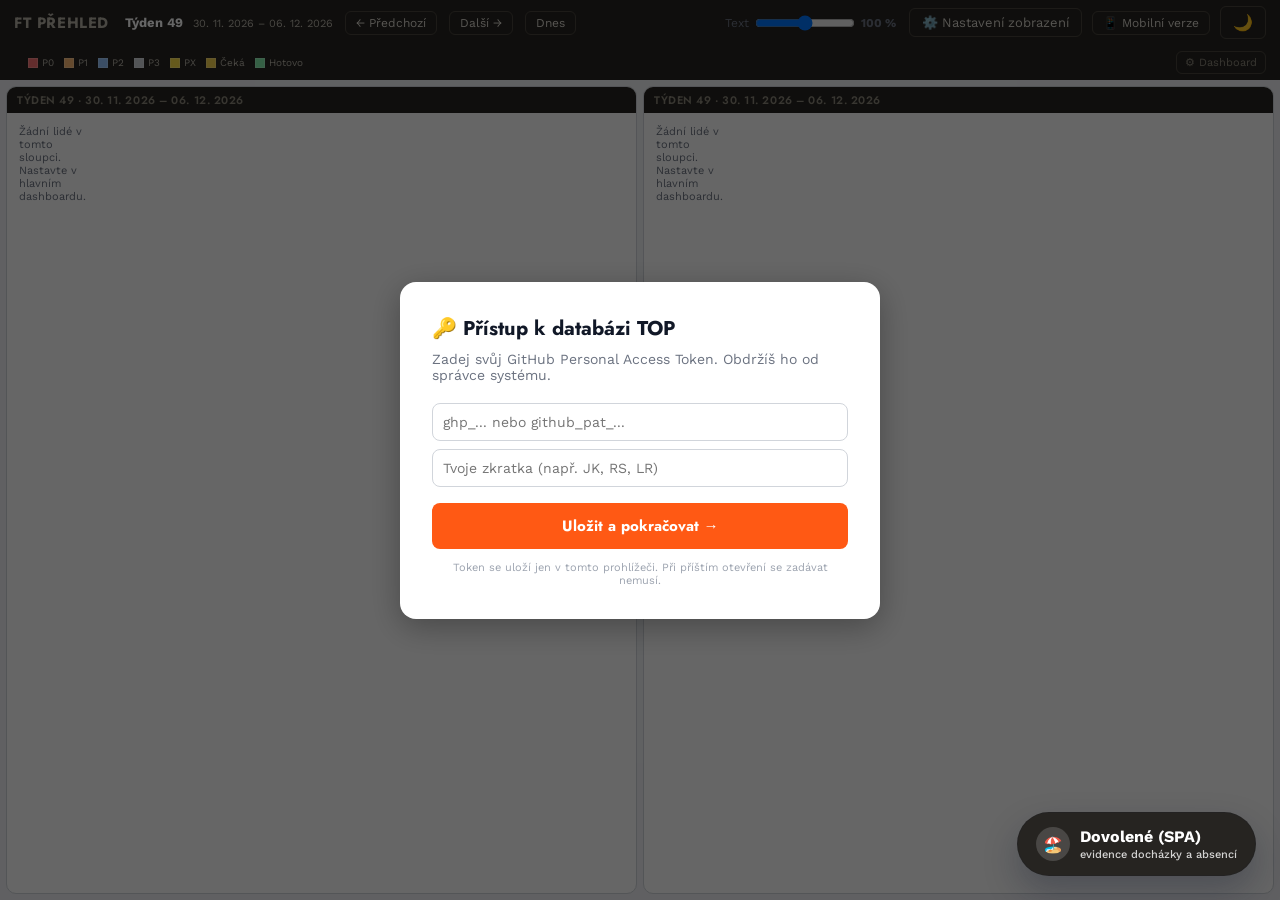
<file: tydenni_prehled.html>
<!DOCTYPE html>
<html lang="cs">
<head>
  <meta charset="UTF-8" />
  <meta name="viewport" content="width=device-width, initial-scale=1.0" />
  <title>Týdenní přehled</title>
  <link rel="icon" type="image/png" sizes="192x192" href="icons/icon-192.png" />
  <link rel="stylesheet" href="theme.css" />
  <link rel="preconnect" href="https://fonts.googleapis.com" />
  <link rel="preconnect" href="https://fonts.gstatic.com" crossorigin />
  <link href="https://fonts.googleapis.com/css2?family=Jost:wght@500;600;700&family=Work+Sans:wght@400;500;600;700&display=swap" rel="stylesheet" />
  <link rel="stylesheet" href="components.css" />
  <style>
    /* Lokální :root smazán 2026-09-15 — všechny hodnoty přesně odpovídaly
       theme.css beze změny (jen jiné jméno u --person/--weekend/--blue/
       --blue-dark/--orange), na rozdíl od ostatních souborů TOP tady
       nebylo potřeba nic schvalovat ani sjednocovat. */
    * { box-sizing: border-box; margin: 0; padding: 0; }
    body {
      font-family: var(--font-body);
      background: var(--bg);
      color: var(--text);
      height: 100vh;
      display: flex;
      flex-direction: column;
      overflow: hidden;
    }
    button, input, select, textarea { font-family: inherit; }

    /* ── TOP BAR ── */
    .topbar {
      background: var(--navy-800);
      color: white;
      display: flex;
      align-items: center;
      gap: 12px;
      padding: 6px 14px;
      flex-shrink: 0;
      flex-wrap: wrap;
    }
    .topbar h1 {
      font-family: var(--font-heading);
      font-size: 15px;
      font-weight: 700;
      letter-spacing: .04em;
      color: var(--text-on-navy-muted);
      text-transform: uppercase;
      margin-right: 4px;
    }
    .week-info {
      font-size: 13px;
      font-weight: 700;
      color: white;
    }
    .week-info small {
      font-size: 11px;
      font-weight: 400;
      color: var(--text-on-navy-muted);
      margin-left: 6px;
    }
    /* Topbar je trvale tmavý chrome nezávisle na režimu appky — #64748b a
       #334155 dřív neměly v theme.css invariantní ekvivalent (na rozdíl
       od #cbd5e1/#94a3b8/#475569 použitých jinde v topbaru) — 2026-09-15
       doplněny nové invariantní --chrome-muted/--chrome-border právě
       pro tenhle případ (viz theme.css v1.4.0), takže teď jdou i tyhle
       převést na proměnnou, ne zůstat doslovně. */
    .sync-status {
      font-size: 11px;
      color: var(--chrome-muted);
      margin-left: auto;
    }
    .topbar button {
      border: 1px solid var(--chrome-border);
      background: transparent;
      color: var(--text-on-navy-faint);
      border-radius: 6px;
      padding: 4px 10px;
      font-size: 12px;
      cursor: pointer;
      white-space: nowrap;
    }
    .topbar button:hover { background: var(--navy-700); color: white; }
    .topbar button.primary {
      font-family: var(--font-heading);
      background: var(--brand-accent);
      border-color: var(--brand-accent);
      color: var(--brand-accent-ink);
    }
    .topbar a.back-link {
      font-size: 11px;
      color: var(--chrome-muted);
      text-decoration: none;
      border: 1px solid var(--chrome-border);
      border-radius: 6px;
      padding: 4px 8px;
    }
    .topbar a.back-link:hover { color: white; border-color: var(--chrome-muted); }

    /* ── DUAL SCHEDULE AREA ── */
    .schedule-area {
      flex: 1;
      display: grid;
      grid-template-columns: 1fr 1fr;
      gap: 6px;
      padding: 6px;
      overflow: hidden;
      min-height: 0;
    }
    .week-block {
      background: white;
      border-radius: 10px;
      border: 1px solid var(--line-medium);
      overflow: auto;
      display: flex;
      flex-direction: column;
      min-height: 0;
    }
    .week-block-title {
      font-family: var(--font-heading);
      padding: 5px 10px;
      font-size: 11px;
      font-weight: 600;
      background: var(--navy-800);
      color: var(--chrome-muted);
      letter-spacing: .05em;
      text-transform: uppercase;
      flex-shrink: 0;
    }
    .schedule {
      width: 100%;
      height: 100%;
      display: grid;
      grid-template-columns: minmax(72px, 100px) repeat(5, minmax(0, 1fr)) repeat(2, minmax(0, 0.67fr));
      grid-auto-rows: 1fr;
      font-size: clamp(8px, 0.9vw, 11px);
      flex: 1;
      align-content: stretch;
    }

    /* ── GRID CELLS ── */
    .head {
      border-right: 1px solid var(--line);
      border-bottom: 2px solid var(--line);
      height: 40px;
      padding: 0 3px;
      font-weight: 700;
      text-align: center;
      font-size: clamp(7px, 0.85vw, 10px);
      display: flex;
      flex-direction: column;
      align-items: center;
      justify-content: center;
      gap: 1px;
      overflow: hidden;
      white-space: nowrap;
      position: sticky;
      top: 0;
      z-index: 2;
    }
    .head small {
      font-size: clamp(7px, 0.8vw, 10px);
      font-weight: 700;
      opacity: .8;
    }
    .head.blank { background: white; }
    .head.d0 { background: var(--accent-pale-dark); }
    .head.d1 { background: var(--accent-pale); }
    .head.d2 { background: var(--day-wed); }
    .head.d3 { background: var(--day-thu); }
    .head.d4 { background: var(--day-fri); }
    .head.d5, .head.d6 { background: var(--weekend-header-bg); }
    .person {
      background: var(--person-bg);
      border-right: 2px solid var(--line);
      border-bottom: 2px solid var(--line);
      padding: 5px 3px;
      display: flex;
      align-items: center;
      justify-content: center;
      text-align: center;
    }
    .person .code {
      font-weight: 700;
      font-size: clamp(9px, 1.0vw, 13px);
      margin-bottom: 2px;
      text-transform: uppercase;
      letter-spacing: .05em;
    }
    .person .name {
      line-height: 1.3;
      font-size: clamp(7px, 0.75vw, 10px);
      color: var(--tile-text);
    }
    .cell {
      border-right: 1px solid var(--line);
      border-bottom: 1px solid var(--line-medium);
      padding: 2px;
      display: flex;
      flex-direction: column;
      gap: 2px;
      overflow: hidden;
    }
    .cell.weekend { background: var(--weekend-bg); }

    /* ── TASK CARDS ── */
    .task {
      border: 1px solid rgba(0,0,0,0.15);
      padding: 3px 4px 2px;
      cursor: default;
      font-size: calc(clamp(12px, 1.6vw, 20px) * var(--task-scale, 1));
      line-height: 1.25;
      min-height: 18px;
      flex: 1;
      display: flex;
      flex-direction: column;
      justify-content: center;
      overflow: hidden;
    }
    .task.density-2 { font-size: calc(clamp(12px, 1.2vw, 15px) * var(--task-scale, 1)); }
    .task.density-3plus { font-size: calc(clamp(12px, 0.85vw, 13px) * var(--task-scale, 1)); }
    .task .title { margin-bottom: 2px; }
    .task .meta {
      display: flex;
      justify-content: space-between;
      gap: 3px;
      font-size: 0.9em;
      font-weight: 700;
      color: var(--text);
    }
    .task .meta span { min-width: 0; overflow-wrap: break-word; }
    .task.p0 { background: var(--tile-p0); }
    .task.p1 { background: var(--tile-p1); }
    .task.p2 { background: var(--tile-p2); }
    .task.p3 { background: var(--tile-p3); }
    .task.px { background: var(--tile-px); border-left-color: var(--tile-px-border); }
    .task.waiting { background: var(--warn-block); }
    .task.done { background: var(--success-block); color: var(--success-strong); }
    .task.recurring { border-left: 3px solid var(--recurring-border); }
    .task .recurring-icon { font-size: 9px; color: var(--recurring-border); margin-bottom: 1px; }
    .task .danger { color: var(--danger); font-weight: 700; }
    .task .spz { color: var(--danger); font-weight: 700; font-size: 0.9em; margin-top: 1px; }
    .task .multiday-badge { font-size: 9px; color: var(--multiday-icon); font-weight: 700; margin-bottom: 1px; }
    /* Sdílený úkol (spoluřešitelé, 2026-09-21) — stejné jako Dashboard. */
    .task .shared-badge { font-size: 9px; color: var(--text-muted); font-weight: 700; margin-bottom: 1px; }
    .task.co-owner-copy { outline: 1px dashed var(--text-muted); outline-offset: -3px; }
    /* Podúkol projektu (modul výroby, etapa 1, 2026-09-29) — stejné jako Dashboard. */
    .task .project-badge { font-size: 9px; color: var(--text-muted); font-weight: 700; margin-bottom: 1px; }

    /* ── MODAL ── */
    .modal {
      position: fixed;
      inset: 0;
      background: rgba(15, 23, 42, 0.58);
      display: none;
      align-items: center;
      justify-content: center;
      padding: 20px;
      z-index: 1000;
    }
    .modal.open { display: flex; }
    .modal-card {
      background: white;
      max-width: 760px;
      width: 100%;
      border-radius: 20px;
      box-shadow: 0 8px 32px rgba(0,0,0,0.18);
      overflow: hidden;
    }
    /* Dlouhá poznámka může kartu roztáhnout přes okraj obrazovky — samostatné
       pravidlo jen pro tenhle modál (ne úprava sdíleného .modal-card), ať se
       neopakuje Nástraha č. 4 (naivní sloučení selektorů). */
    #modal .modal-card { max-height: 88vh; overflow: auto; }

    /* ── Nastavení zobrazení (lidé & sloupce) ── */
    #displaySettingsModal .modal-card { max-width: 480px; max-height: 85vh; overflow: auto; }
    #displaySettingsModal .modal-head {
      display: flex; justify-content: space-between; align-items: center;
      padding: 18px 20px; border-bottom: 1px solid var(--line-soft); position: sticky; top: 0; background: #fff;
    }
    #displaySettingsModal .modal-body { padding: 16px 20px 20px; }
    .person-row {
      display: flex;
      align-items: center;
      gap: 4px;
      padding: 5px 0;
      border-bottom: 1px solid var(--line-softer);
    }
    .person-row:last-child { border-bottom: none; }
    .person-row .person-name {
      flex: 1;
      font-size: 13px;
      color: var(--text);
      white-space: nowrap;
      overflow: hidden;
      text-overflow: ellipsis;
    }
    .person-row .side-btn {
      width: auto;
      padding: 3px 7px;
      font-size: 11px;
      font-weight: 700;
      border-radius: 4px;
      border: 1px solid var(--line-medium);
      background: transparent;
      color: var(--text-muted);
      cursor: pointer;
      transition: background .15s, color .15s;
      flex-shrink: 0;
    }
    .person-row .side-btn.active-L { background: var(--accent); border-color: var(--accent); color: white; }
    .person-row .side-btn.active-R { background: var(--teal); border-color: var(--teal); color: white; }
    .person-row .move-btn {
      width: auto; padding: 3px 6px; font-size: 12px; border-radius: 4px;
      border: 1px solid var(--line-medium); background: transparent; color: var(--text-muted);
      cursor: pointer; flex-shrink: 0; line-height: 1;
    }
    .person-row .move-btn:hover { color: white; background: var(--text-muted); }
    .person-row .move-btn:disabled { opacity: 0.25; cursor: default; }
    .person-row .hide-btn {
      width: auto; padding: 3px 6px; font-size: 12px; border-radius: 4px;
      border: 1px solid var(--line-medium); background: transparent; color: var(--text-muted);
      cursor: pointer; flex-shrink: 0; line-height: 1; transition: background .15s, color .15s;
    }
    .person-row .hide-btn:hover { background: var(--text-muted); color: white; }
    .person-row.is-hidden .person-name { opacity: 0.4; text-decoration: line-through; }
    .person-row.is-hidden .side-btn { opacity: 0.3; pointer-events: none; }
    .person-row.is-hidden .move-btn { opacity: 0.3; pointer-events: none; }
    .person-row .hide-btn.is-hidden { background: var(--text-faint); color: white; border-color: var(--text-faint); }
    html.dark #displaySettingsModal .modal-card, html.dark #displaySettingsModal .modal-head { background: var(--navy-700); color: var(--text); border-color: var(--line-soft); }
    html.dark .person-row { border-color: var(--line-soft); }
    html.dark .person-row .person-name { color: var(--text); }
    html.dark .person-row .side-btn, html.dark .person-row .move-btn, html.dark .person-row .hide-btn { border-color: var(--border-on-navy); color: var(--text-on-navy-muted); }
    .modal-card header {
      padding: 18px 20px;
      border-bottom: 1px solid var(--line-soft);
      display: flex;
      justify-content: space-between;
      gap: 12px;
      align-items: start;
    }
    .modal-card main {
      padding: 20px;
      display: grid;
      gap: 16px;
      font-size: 14px;
    }
    .chips { display: flex; gap: 8px; flex-wrap: wrap; }
    .chip {
      background: var(--chip-bg);
      color: var(--chip-text);
      padding: 6px 10px;
      border-radius: 999px;
      font-size: 12px;
      font-weight: 700;
    }
    .modal-title { margin: 10px 0 0; font-size: 20px; font-weight: 700; }
    .modal-label { font-weight: 700; margin-bottom: 4px; font-size: 13px; }
    .modal-text { color: var(--prio-p3-text); margin-top: 4px; white-space: pre-wrap; font-size: 13px; line-height: 1.5; }

    /* ── LEGEND ── */
    .legend {
      display: flex;
      gap: 10px;
      align-items: center;
      padding: 0 14px;
      font-size: 10px;
      color: var(--text-on-navy-muted);
    }
    .legend-item { display: flex; align-items: center; gap: 4px; }
    .swatch {
      width: 10px; height: 10px;
      border: 1px solid rgba(255,255,255,0.2);
    }
  
    /* ── DARK MODE ── */
    html.dark { color-scheme: dark; }
    html.dark body { background: var(--navy-800); color: var(--text); }
    html.dark .topbar { background: var(--navy-700); border-color: var(--line-soft); }

    .fab-nav {
      position: fixed;
      right: 24px;
      bottom: 24px;
      z-index: 9999;
      display: inline-flex;
      align-items: center;
      gap: 10px;
      min-width: 220px;
      width: auto;
      padding: 14px 18px;
      border-radius: 999px;
      border: 1px solid rgba(15, 23, 42, 0.1);
      background: var(--navy-800);
      color: var(--panel);
      text-decoration: none;
      font-weight: 700;
      box-shadow: 0 16px 34px rgba(15, 23, 42, 0.28);
      transition: transform .18s ease, box-shadow .18s ease, background .18s ease;
    }
    .fab-nav:hover {
      transform: translateY(-2px);
      box-shadow: 0 20px 40px rgba(15, 23, 42, 0.34);
      background: var(--navy-hover);
    }
    .fab-nav .fab-sub {
      display: block;
      font-size: 11px;
      font-weight: 500;
      opacity: .8;
      margin-top: 2px;
    }
    .fab-nav .fab-icon {
      width: 34px;
      height: 34px;
      border-radius: 50%;
      background: rgba(255,255,255,0.16);
      display: inline-flex;
      align-items: center;
      justify-content: center;
      flex: 0 0 auto;
      font-size: 16px;
    }
    @media (max-width: 720px) {
      .fab-nav {
        right: 14px;
        bottom: 14px;
        min-width: 0;
        width: calc(100% - 28px);
        justify-content: center;
      }
    }
    /* NOVÉ 2026-09-17 — genuinní mezera nalezená při sjednocování Správy
       úkolů (viz CLAUDE.md): tenhle soubor má stejné .fab-nav jako
       Dashboard (background: var(--navy-800); color: var(--panel)), ale
       chyběl mu Dashboardův html.dark přepis. V tmavém režimu je
       --panel tmavá (#1e293b) na stejně tmavém --navy-800 (#262421) —
       text tlačítka "Dovolené (SPA)" byl prakticky nečitelný. */
    html.dark .fab-nav { background: var(--navy-700); color: var(--text); box-shadow: 0 4px 16px rgba(0,0,0,0.5); }
    html.dark button, html.dark select, html.dark input { background: var(--navy-700); color: var(--text); border-color: var(--line-soft); }
    html.dark .schedule { background: var(--navy-800); }
    html.dark .head { background: var(--navy-700); color: var(--text-on-navy-muted); border-color: var(--line-soft); }
    html.dark .head.weekend { background: var(--navy-600); }
    html.dark .person { background: var(--navy-700); color: var(--text-on-navy-muted); border-color: var(--line-soft); }
    html.dark .cell { background: var(--navy-800); border-color: var(--navy-700); }
    html.dark .cell.weekend { background: var(--weekend-bg); }
    html.dark .task { background: var(--navy-700); border-color: var(--line-soft); color: var(--text); }
    html.dark .task.p0 { background: var(--tile-p0); border-left-color: var(--tile-p0-border); }
    html.dark .task.p1 { background: var(--tile-p1); border-left-color: var(--tile-p1-border); }
    html.dark .task.p2 { background: var(--tile-p2); border-left-color: var(--tile-p2-border); }
    html.dark .task.p3 { background: var(--tile-p3); border-left-color: var(--tile-p3-border); }
    html.dark .task.px { background: var(--tile-px); border-left-color: var(--tile-px-border); }
    html.dark .task.done { background: var(--success-block); color: var(--success-strong); opacity: 0.75; }
    html.dark .task .title { color: var(--text); }
    html.dark .task .meta { color: var(--text-faint); }
    html.dark .task .spz { color: var(--danger-block); }
    html.dark .task .multiday-badge { color: var(--multiday-icon); }
    html.dark .task.recurring { border-left-color: var(--recurring-border); }
    html.dark .modal { background: rgba(0,0,0,0.75); }
    html.dark .modal-card { background: var(--navy-700); color: var(--text); }
    html.dark .modal-card header { border-color: var(--line-soft); }
    html.dark .chip { background: var(--chip-bg); color: var(--chip-text); }
    html.dark .modal-title { color: var(--text); }
    html.dark .modal-label { color: var(--text-on-navy-muted); }
    html.dark .modal-text { color: var(--text-on-navy-muted); }
    html.dark #syncStatus { color: var(--text-faint); }
    html.dark .legend { color: var(--text-faint); }

    </style>
</head>
<body>

<div class="topbar">
  <h1>FT Přehled</h1>
  <div class="week-info">
    <span id="weekTitle">Týden</span>
    <small id="weekSubtitle"></small>
  </div>
  <button id="prevWeek">← Předchozí</button>
  <button id="nextWeek">Další →</button>
  <button id="todayBtn">Dnes</button>
  <div style="margin-left:auto;display:flex;align-items:center;gap:10px;">
    <label style="display:flex;align-items:center;gap:6px;font-size:12px;color:var(--text-muted);white-space:nowrap;">
      Text
      <input id="taskScaleSlider" type="range" min="50" max="150" value="100" step="5" style="width:100px;" />
      <span id="taskScaleValue" style="font-weight:700;min-width:38px;">100 %</span>
    </label>
    <button id="displaySettingsBtn" onclick="openDisplaySettingsModal()" style="font-size:13px;padding:6px 12px;white-space:nowrap;">⚙️ Nastavení zobrazení</button>
    <a href="tydenni_prehled_mobile.html" style="font-size:12px;padding:4px 10px;white-space:nowrap;text-decoration:none;border:1px solid var(--chrome-border);border-radius:6px;display:inline-flex;align-items:center;background:transparent;color:var(--text-on-navy-faint);" title="Přepnout na mobilní verzi">📱 Mobilní verze</a>
    <button id="darkModeBtn" class="dark-mode-btn" onclick="applyDarkMode(!document.documentElement.classList.contains('dark'))" style="font-size:16px;padding:6px 12px;" title="Tmavý režim">🌙</button>
  </div>
  <div class="legend">
    <div class="legend-item"><div class="swatch" style="background:var(--tile-p0)"></div>P0</div>
    <div class="legend-item"><div class="swatch" style="background:var(--tile-p1)"></div>P1</div>
    <div class="legend-item"><div class="swatch" style="background:var(--tile-p2)"></div>P2</div>
    <div class="legend-item"><div class="swatch" style="background:var(--tile-p3)"></div>P3</div>
    <div class="legend-item"><div class="swatch" style="background:var(--tile-px)"></div>PX</div>
    <div class="legend-item"><div class="swatch" style="background:var(--warn-block)"></div>Čeká</div>
    <div class="legend-item"><div class="swatch" style="background:var(--success-block)"></div>Hotovo</div>
  </div>
  <span class="sync-status" id="syncStatus"></span>
  <a class="back-link" href="tydenni_dashboard_live_reload_local_linked.html">⚙ Dashboard</a>
</div>

<div class="schedule-area">
  <div class="week-block">
    <div class="week-block-title" id="labelL">LEVÝ SLOUPEC</div>
    <div class="schedule" id="scheduleL"></div>
  </div>
  <div class="week-block">
    <div class="week-block-title" id="labelR">PRAVÝ SLOUPEC</div>
    <div class="schedule" id="scheduleR"></div>
  </div>
</div>

<script>
// ── Dark mode ──────────────────────────────────────────────────────────
const DARK_KEY = "ft_darkMode";
function applyDarkMode(dark) {
  document.documentElement.classList.toggle("dark", dark);
  localStorage.setItem(DARK_KEY, dark ? "1" : "0");
  document.querySelectorAll(".dark-mode-btn").forEach(btn => {
    btn.textContent = dark ? "☀️" : "🌙";
    btn.title = dark ? "Světlý režim" : "Tmavý režim";
  });
}
function initDarkMode() {
  const saved = localStorage.getItem(DARK_KEY);
  const dark = saved !== null ? saved === "1" : window.matchMedia("(prefers-color-scheme: dark)").matches;
  applyDarkMode(dark);
  window.matchMedia("(prefers-color-scheme: dark)").addEventListener("change", e => {
    if (localStorage.getItem(DARK_KEY) === null) applyDarkMode(e.matches);
  });
}
initDarkMode();

// ── Velikost textu v dlaždicích (jen tato stránka) ─────────────────────
const TASK_SCALE_KEY = "ftPrehledTaskFontScale";
function applyTaskScale(percent) {
  const scale = percent / 100;
  document.documentElement.style.setProperty("--task-scale", scale);
  localStorage.setItem(TASK_SCALE_KEY, String(percent));
  const slider = document.getElementById("taskScaleSlider");
  const label = document.getElementById("taskScaleValue");
  if (slider) slider.value = percent;
  if (label) label.textContent = percent + " %";

  // Vyčisti dřívější inline přebití (z automatického zmenšování dlouhého textu)
  // a znovu zkontroluj přetečení s novým měřítkem
  document.querySelectorAll(".task").forEach(t => { t.style.fontSize = ""; });
  if (typeof fitTaskText === "function") {
    requestAnimationFrame(() => {
      document.querySelectorAll(".task").forEach(fitTaskText);
    });
  }
}
function initTaskScale() {
  const saved = parseInt(localStorage.getItem(TASK_SCALE_KEY), 10);
  applyTaskScale(!isNaN(saved) ? saved : 100);
  const slider = document.getElementById("taskScaleSlider");
  if (slider) slider.addEventListener("input", () => applyTaskScale(parseInt(slider.value, 10)));
}
document.addEventListener("DOMContentLoaded", initTaskScale);
</script>
<script src="ft_loader.js"></script>
<script>
const FALLBACK_DATA = {"tasks": [], "backlog": [], "owners": [], "resitele": [], "generatedAt": null};


let PEOPLE_LABELS = {};

function buildPeopleLabels(resitele) {
  PEOPLE_LABELS = {};
  (resitele || []).forEach(r => {
    PEOPLE_LABELS[r.zkratka] = `${r.jmeno} ${r.prijmeni}`.trim();
  });
}

const STORAGE_KEY = "ftDashboardPeopleLayout";

let DATA = JSON.parse(JSON.stringify(FALLBACK_DATA));


// ── STATE ──
// ── Perzistence vybraného týdne ─────────────────────────────────────────
const WEEK_STATE_KEY = "ftPrehledWeekState";

function loadSavedWeek() {
  try {
    const saved = localStorage.getItem(WEEK_STATE_KEY);
    return saved ? new Date(saved + "T00:00:00") : null;
  } catch(e) { return null; }
}

function saveWeekState() {
  try { localStorage.setItem(WEEK_STATE_KEY, toISO(state.weekStart)); } catch(e) {}
}

const _savedWeek = loadSavedWeek();

const state = {
  weekStart: _savedWeek ? getWeekStart(_savedWeek) : getWeekStart(new Date())
};

// ── PEOPLE LAYOUT from localStorage (shared with main dashboard) ──
// Výchozí rozložení lidí — použije se jen když ještě není v localStorage nic uloženo
// (stejná šablona jako v dashboardu, aby noví uživatelé viděli konzistentní výchozí stav
// bez ohledu na to, kterou stránku otevřou jako první).
const DEFAULT_PEOPLE_LAYOUT = [
  { owner: "RS",  side: "L" },
  { owner: "LR",  side: "L" },
  { owner: "DH",  side: "L" },
  { owner: "MiH", side: "L" },
  { owner: "MK",  side: "L" },
  { owner: "AMa", side: "L" },
  { owner: "MŽ",  side: "R" },
  { owner: "PL",  side: "R" },
  { owner: "JuM", side: "R" },
  { owner: "JoP", side: "R" },
  { owner: "SP",  side: "R" },
  { owner: "NP",  side: "R" },
  { owner: "MM",  side: "R" },
  { owner: "JN",  side: "R", hidden: true },
  { owner: "JK",  side: "R", hidden: true },
  { owner: "FT",  side: "R", hidden: true },
  { owner: "FCH", side: "L" },
];

function getPeopleLayout() {
  // Aktivní řešitelé = ti bez příznaku vyrazen. Vyřazení se do Přehledu
  // nezahrnují vůbec — to je oddělené od osobního skrýt/zobrazit níže.
  const activeZkratky = (DATA.resitele && DATA.resitele.length > 0)
    ? DATA.resitele.filter(r => !r.vyrazen).map(r => r.zkratka)
    : DATA.owners;

  try {
    const saved = JSON.parse(localStorage.getItem(STORAGE_KEY) || "null");
    if (saved && Array.isArray(saved) && saved.length > 0) {
      const seen = new Set();
      return saved.filter(e => {
        if (seen.has(e.owner)) return false;
        seen.add(e.owner);
        return activeZkratky.includes(e.owner);
      });
    }
  } catch(e) {}
  const defaultOwners = DEFAULT_PEOPLE_LAYOUT.map(e => e.owner);
  const seeded = DEFAULT_PEOPLE_LAYOUT.filter(e => activeZkratky.includes(e.owner)).map(e => ({...e}));
  const missing = activeZkratky.filter(o => !defaultOwners.includes(o));
  missing.forEach((o, i) => {
    seeded.push({ owner: o, side: i < Math.ceil(missing.length / 2) ? "L" : "R" });
  });
  return seeded;
}

function savePeopleLayoutPrehled(layout) {
  try { localStorage.setItem(STORAGE_KEY, JSON.stringify(layout)); } catch(e) {}
}

function resetPeopleLayoutToDefault() {
  if (!confirm("Opravdu obnovit tovární nastavení? Vlastní pořadí, strany i skrytí lidí se ztratí.")) return;
  const owners = (DATA.resitele && DATA.resitele.length > 0)
    ? DATA.resitele.filter(r => !r.vyrazen).map(r => r.zkratka)
    : (DATA.owners || []);
  const defaultOwners = DEFAULT_PEOPLE_LAYOUT.map(e => e.owner);
  const seeded = DEFAULT_PEOPLE_LAYOUT.filter(e => owners.includes(e.owner)).map(e => ({...e}));
  const missing = owners.filter(o => !defaultOwners.includes(o));
  missing.forEach((o, i) => {
    seeded.push({ owner: o, side: i < Math.ceil(missing.length / 2) ? "L" : "R" });
  });
  savePeopleLayoutPrehled(seeded);
  buildPeopleFiltersPrehled();
  render();
}

function openDisplaySettingsModal() {
  buildPeopleFiltersPrehled();
  document.getElementById("displaySettingsModal").classList.add("open");
}

function closeDisplaySettingsModal() {
  document.getElementById("displaySettingsModal").classList.remove("open");
}

function buildPeopleFiltersPrehled() {
  const wrap = document.getElementById("peopleFiltersPrehled");
  if (!wrap) return;
  const layout = getPeopleLayout();
  wrap.innerHTML = "";

  layout.forEach((entry, idx) => {
    const { owner, side, hidden } = entry;
    const label = PEOPLE_LABELS[owner] || owner;
    const sideOwners = layout.filter(e => e.side === side);
    const posInSide = sideOwners.indexOf(entry);

    const row = document.createElement("div");
    row.className = "person-row" + (hidden ? " is-hidden" : "");

    const upBtn = document.createElement("button");
    upBtn.className = "move-btn";
    upBtn.textContent = "↑";
    upBtn.disabled = posInSide === 0;
    upBtn.title = "Posunout výše";
    upBtn.addEventListener("click", () => {
      const prevIdx = layout.slice(0, idx).map((e,i)=>({e,i})).filter(x=>x.e.side===side).pop();
      if (prevIdx !== undefined) {
        [layout[idx], layout[prevIdx.i]] = [layout[prevIdx.i], layout[idx]];
        savePeopleLayoutPrehled(layout);
        buildPeopleFiltersPrehled();
        render();
      }
    });

    const downBtn = document.createElement("button");
    downBtn.className = "move-btn";
    downBtn.textContent = "↓";
    downBtn.disabled = posInSide === sideOwners.length - 1;
    downBtn.title = "Posunout níže";
    downBtn.addEventListener("click", () => {
      const nextIdx = layout.slice(idx+1).map((e,i)=>({e,i:i+idx+1})).filter(x=>x.e.side===side).shift();
      if (nextIdx !== undefined) {
        [layout[idx], layout[nextIdx.i]] = [layout[nextIdx.i], layout[idx]];
        savePeopleLayoutPrehled(layout);
        buildPeopleFiltersPrehled();
        render();
      }
    });

    const nameSpan = document.createElement("span");
    nameSpan.className = "person-name";
    nameSpan.title = label;
    nameSpan.textContent = `${owner} – ${label}`;

    const lBtn = document.createElement("button");
    lBtn.className = `side-btn ${side === "L" ? "active-L" : ""}`;
    lBtn.textContent = "L";
    lBtn.title = "Levý sloupec";
    lBtn.addEventListener("click", () => {
      layout[idx].side = "L";
      savePeopleLayoutPrehled(layout);
      buildPeopleFiltersPrehled();
      render();
    });

    const rBtn = document.createElement("button");
    rBtn.className = `side-btn ${side === "R" ? "active-R" : ""}`;
    rBtn.textContent = "P";
    rBtn.title = "Pravý sloupec";
    rBtn.addEventListener("click", () => {
      layout[idx].side = "R";
      savePeopleLayoutPrehled(layout);
      buildPeopleFiltersPrehled();
      render();
    });

    const hideBtn = document.createElement("button");
    hideBtn.className = "hide-btn" + (hidden ? " is-hidden" : "");
    hideBtn.textContent = hidden ? "🚫" : "👁";
    hideBtn.title = hidden ? "Zobrazit řádek" : "Skrýt řádek";
    hideBtn.addEventListener("click", () => {
      layout[idx].hidden = !layout[idx].hidden;
      savePeopleLayoutPrehled(layout);
      buildPeopleFiltersPrehled();
      render();
    });

    row.appendChild(upBtn);
    row.appendChild(downBtn);
    row.appendChild(nameSpan);
    row.appendChild(lBtn);
    row.appendChild(rBtn);
    row.appendChild(hideBtn);
    wrap.appendChild(row);
  });
}

// ── DATE HELPERS ──
function getWeekStart(date) {
  const d = new Date(date);
  const day = d.getDay();
  const diff = day === 0 ? -6 : 1 - day;
  d.setDate(d.getDate() + diff);
  d.setHours(0,0,0,0);
  return d;
}
function addDays(date, days) {
  const d = new Date(date);
  d.setDate(d.getDate() + days);
  return d;
}
function toISO(date) { const d = new Date(date); return `${d.getFullYear()}-${String(d.getMonth()+1).padStart(2,"0")}-${String(d.getDate()).padStart(2,"0")}`; }
function fmtDate(date) {
  return new Intl.DateTimeFormat("cs-CZ", { day: "2-digit", month: "2-digit", year: "numeric" }).format(date);
}
function fmtDayLabel(date) {
  return new Intl.DateTimeFormat("cs-CZ", { weekday: "long" }).format(date).toUpperCase();
}
function getWeekNumber(d) {
  const date = new Date(Date.UTC(d.getFullYear(), d.getMonth(), d.getDate()));
  const dayNum = date.getUTCDay() || 7;
  date.setUTCDate(date.getUTCDate() + 4 - dayNum);
  const yearStart = new Date(Date.UTC(date.getUTCFullYear(),0,1));
  return Math.ceil((((date - yearStart) / 86400000) + 1)/7);
}

// ── CARD CLASS ──
function cardClass(task) {
  const parts = ["task", (task.priority || "P3").toLowerCase()];
  if (task.waiting) parts.push("waiting");
  if (String(task.state || "").toLowerCase().includes("dokončeno")) parts.push("done");
  if (task.recurring) parts.push("recurring");
  if (task.isCoOwnerCopy) parts.push("co-owner-copy");
  return parts.join(" ");
}

// Štítek sdíleného úkolu v kartě kalendáře ("👥 s JK" / "👥 + RS, LR").
function sharedBadgeHtml(task) {
  const label = FTLoader.getCoOwnerLabel ? FTLoader.getCoOwnerLabel(task) : "";
  return label ? `<div class="shared-badge" title="Sdílený úkol">👥 ${escapeHtml(label)}</div>` : "";
}

// Štítek projektu u podúkolu ("📁 VY26000123") — stejné jako Dashboard.
function projectBadgeHtml(task) {
  return task.projektOznaceni ? `<div class="project-badge" title="Projekt ${escapeHtml(task.projektNazev || "")}">📁 ${escapeHtml(task.projektOznaceni)}</div>` : "";
}

function projectChip(task) {
  if (!task.projektOznaceni) return "";
  const name = task.projektNazev && task.projektNazev !== task.projektOznaceni ? ` · ${task.projektNazev}` : "";
  return `📁 Projekt ${task.projektOznaceni}${name}`;
}

// ── RENDER ONE SIDE ──
function renderSide(targetEl, side) {
  const layout = getPeopleLayout();
  const dates = Array.from({length: 7}, (_, i) => addDays(state.weekStart, i));
  const start = toISO(state.weekStart);
  const end = toISO(addDays(state.weekStart, 6));

  const weekTasks = DATA.tasks.filter(t =>
    t.plannedDate && t.plannedDate >= start && t.plannedDate <= end
  );

  const byOwnerDate = new Map();
  weekTasks.forEach(t => {
    const key = `${t.owner}|${t.plannedDate}`;
    if (!byOwnerDate.has(key)) byOwnerDate.set(key, []);
    byOwnerDate.get(key).push(t);
  });

  const validOwners = (DATA.resitele && DATA.resitele.length > 0)
    ? new Set(DATA.resitele.map(r => r.zkratka))
    : new Set(DATA.owners || []);

  const people = layout.filter(e => e.side === side && !e.hidden).map(e => e.owner)
    .filter(o => validOwners.has(o));

  targetEl.innerHTML = "";

  if (!people.length) {
    targetEl.innerHTML = `<div style="padding:12px;color:var(--text-muted);font-size:11px;">Žádní lidé v tomto sloupci.<br>Nastavte v hlavním dashboardu.</div>`;
    return;
  }

  // Set grid rows: fixed header + equal rows for each person
  targetEl.style.gridTemplateRows = `40px repeat(${people.length}, 1fr)`;

  // Header row
  const blank = document.createElement("div");
  blank.className = "head blank";
  targetEl.appendChild(blank);
  dates.forEach((d, idx) => {
    const h = document.createElement("div");
    h.className = `head d${idx}`;
    h.innerHTML = `${fmtDayLabel(d)} <small>${fmtDate(d)}</small>`;
    targetEl.appendChild(h);
  });

  // Person rows
  people.forEach(person => {
    const personCell = document.createElement("div");
    personCell.className = "person";
    const label = PEOPLE_LABELS[person] || person;
    personCell.innerHTML = `<div><div class="code">${escapeHtml(person)}</div><div class="name">${escapeHtml(label)}</div></div>`;
    targetEl.appendChild(personCell);

    dates.forEach((d, idx) => {
      const c = document.createElement("div");
      c.className = `cell ${idx >= 5 ? "weekend" : ""}`;
      const items = (byOwnerDate.get(`${person}|${toISO(d)}`) || [])
        .sort((a,b) => (a.priority||"").localeCompare(b.priority||""));
      const densityClass = items.length >= 3 ? " density-3plus" : items.length === 2 ? " density-2" : "";
      items.forEach(task => {
        const div = document.createElement("div");
        div.className = cardClass(task) + densityClass;
        div.style.cursor = "pointer";
        div.innerHTML = `${task.recurring ? '<div class="recurring-icon">🔁 opakující se</div>' : ""}${task.isMultiDay ? `<div class="multiday-badge">📅 ${task.multiDayIndex}/${task.multiDayTotal}</div>` : ""}${projectBadgeHtml(task)}${sharedBadgeHtml(task)}<div class="title">${escapeHtml(task.title)}</div>
          <div class="meta">
            <span class="${(task.project||"").toLowerCase().includes("ford") ? "danger" : ""}">${escapeHtml(task.project||"")}</span>
          </div>${task.auto ? `<div class="spz">🚗 ${escapeHtml(task.auto)}</div>` : ""}`;
        div.addEventListener("click", () => openModal(task));
        c.appendChild(div);
      });
      targetEl.appendChild(c);
    });
  });

  fitAllTaskText(targetEl);
}

// ── Zmenší písmo jednotlivé kartičky, pokud text přetéká, dokud se nevejde ──
function escapeHtml(str) {
  return (str ?? "").toString()
    .replaceAll("&", "&amp;").replaceAll("<", "&lt;").replaceAll(">", "&gt;")
    .replaceAll('"', "&quot;").replaceAll("'", "&#039;");
}

function fitTaskText(el) {
  const minFontSize = 6;
  let fontSize = parseFloat(getComputedStyle(el).fontSize);
  el.style.fontSize = fontSize + "px";
  let guard = 0;
  while (el.scrollHeight > el.clientHeight + 1 && fontSize > minFontSize && guard < 60) {
    fontSize -= 0.5;
    el.style.fontSize = fontSize + "px";
    guard++;
  }
}

function fitAllTaskText(containerEl) {
  requestAnimationFrame(() => {
    containerEl.querySelectorAll(".task").forEach(fitTaskText);
  });
}

// ── RENDER ──
function render() {
  const weekNo = getWeekNumber(state.weekStart);
  const end = addDays(state.weekStart, 6);
  document.getElementById("weekTitle").textContent = `Týden ${weekNo}`;
  document.getElementById("weekSubtitle").textContent = `${fmtDate(state.weekStart)} – ${fmtDate(end)}`;
  const label = `TÝDEN ${weekNo}  ·  ${fmtDate(state.weekStart)} – ${fmtDate(end)}`;
  document.getElementById("labelL").textContent = label;
  document.getElementById("labelR").textContent = label;
  renderSide(document.getElementById("scheduleL"), "L");
  renderSide(document.getElementById("scheduleR"), "R");
}

// ── FTLoader integration ──
function setSyncStatus(msg, isError = false) {
  const el = document.getElementById("syncStatus");
  el.textContent = msg;
  el.style.color = isError ? "var(--danger)" : "";
}

let _canMarkDone = false;
let _permissionCheckedPrehled = false;

FTLoader.init({
  onData: (parsedData) => {
    DATA = parsedData;
    DATA.resitele = DATA.resitele || [];
    DATA.owners   = DATA.owners   || [];
    DATA.tasks    = DATA.tasks    || [];
    buildPeopleLabels(DATA.resitele);
    DATA.owners.forEach(o => { if (!PEOPLE_LABELS[o]) PEOPLE_LABELS[o] = o; });
    render();
    if (!_permissionCheckedPrehled) {
      _permissionCheckedPrehled = true;
      // Tlačítko Hotovo v Přehledu je určené VÝHRADNĚ pro roli Operátor — Plánovač
      // má na tohle Dashboard a Správu úkolů, takže tady vidí přehled beze změny.
      if (FTLoader.getUserRole() === "operator") {
        FTLoader.canMarkDone().then(can => { _canMarkDone = can; });
      }
    }
  },
  onStatus: (msg, isError) => { setSyncStatus(msg, isError || false); }
});

// ── EVENTS ──
document.getElementById("prevWeek").addEventListener("click", () => {
  state.weekStart = addDays(state.weekStart, -7); saveWeekState(); render();
});
document.getElementById("nextWeek").addEventListener("click", () => {
  state.weekStart = addDays(state.weekStart, 7); saveWeekState(); render();
});
document.getElementById("todayBtn").addEventListener("click", () => {
  state.weekStart = getWeekStart(new Date()); saveWeekState(); render();
});

// ── INIT ──
render();

// ── MODAL ──
function openModal(task) {
  const chips = [
    task.priority || "Bez priority",
    task.primaryOwner || task.owner || "Bez řešitele",
    task.project || "Bez označení",
    task.plannedDate ? `Plán: ${task.plannedDate}` : "Bez data",
    task.state || "Bez stavu"
  ];
  const coOwners = FTLoader.getCoOwners ? FTLoader.getCoOwners(task) : []; // pojistka: stará ft_loader.js z HTTP cache
  if (coOwners.length) chips.push(`👥 Spoluřešitelé: ${coOwners.join(", ")}`);
  if (task.projektOznaceni) chips.push(projectChip(task));
  if (task.auto) chips.push(`🚗 ${task.auto}`);
  if (task.recurring) chips.push("🔁 Opakující se");
  if (task.isMultiDay) chips.push(`📅 Den ${task.multiDayIndex}/${task.multiDayTotal}`);
  document.getElementById("modalChips").innerHTML = chips.map(ch => `<span class="chip">${escapeHtml(String(ch))}</span>`).join("");
  document.getElementById("modalTitle").textContent = `${task.id || ""} ${task.title || ""}`.trim();
  document.getElementById("modalNote").textContent = task.note || "Bez doplňující poznámky";

  const doneBtn = document.getElementById("modalDoneBtn");
  const isAlreadyDone = (task.state || "").toLowerCase().includes("dokončeno");
  if (_canMarkDone && task.id && !isAlreadyDone) {
    doneBtn.dataset.taskId = task.id;
    doneBtn.dataset.plannedDate = task.plannedDate || "";
    doneBtn.dataset.recurring = task.recurring ? "1" : "";
    doneBtn.dataset.multiDay = task.isMultiDay ? "1" : "";
    doneBtn.style.display = "inline-block";
  } else {
    doneBtn.style.display = "none";
  }

  document.getElementById("modal").classList.add("open");
}

// Označit hotovo — logika je jen ve ft_loader.js (markDoneFromButton,
// společná pro Dashboard, mobilní Dashboard i oba Přehledy — dřív 4 kopie,
// viz Nástraha č. 10 v CLAUDE.md). Tady jen kontrola oprávnění a napojení.
async function markTaskAsDoneFromModal() {
  if (!FTLoader.markDoneFromButton) { alert("Aplikace byla právě aktualizována. Obnov prosím stránku (Ctrl+F5) a zkus to znovu."); return; }
  await FTLoader.markDoneFromButton(document.getElementById("modalDoneBtn"), { modal: document.getElementById("modal"), userFallback: "přehled" });
}

document.addEventListener("DOMContentLoaded", () => {
  document.getElementById("closeModal").addEventListener("click", () => {
    document.getElementById("modal").classList.remove("open");
  });
  document.getElementById("modalDoneBtn").addEventListener("click", () => markTaskAsDoneFromModal());
  document.getElementById("modal").addEventListener("click", e => {
    if (e.target === document.getElementById("modal"))
      document.getElementById("modal").classList.remove("open");
  });
});

</script>
<div class="modal" id="modal">
  <div class="modal-card">
    <header>
      <div>
        <div class="chips" id="modalChips"></div>
        <div class="modal-title" id="modalTitle"></div>
      </div>
      <div style="display:flex;gap:8px;align-items:start;flex-shrink:0">
        <button id="modalDoneBtn" style="display:none;width:auto;padding:10px 16px;border:1px solid var(--success-block);border-radius:10px;background:var(--success-soft);color:var(--success-strong);cursor:pointer;font-size:13px;font-weight:700;">✓ Hotovo</button>
        <button id="closeModal" style="width:auto;padding:10px 16px;border:1px solid var(--line-medium);border-radius:10px;background:var(--panel);cursor:pointer;font-size:13px;">Zavřít</button>
      </div>
    </header>
    <main>
      <div><div class="modal-label">Upřesnění</div><div class="modal-text" id="modalNote"></div></div>
    </main>
  </div>
</div>

<div class="modal" id="displaySettingsModal">
  <div class="modal-card">
    <div class="modal-head">
      <h2 style="margin:0;font-size:18px;">Nastavení zobrazení</h2>
      <button onclick="closeDisplaySettingsModal()">Zavřít</button>
    </div>
    <div class="modal-body">
      <div style="font-size:11px;color:var(--text-muted);margin-bottom:8px;">L = levý, P = pravý · šipky = pořadí · 👁 = skrýt/zobrazit</div>
      <div id="peopleFiltersPrehled"></div>
      <button onclick="resetPeopleLayoutToDefault()" style="margin-top:12px;font-size:12px;padding:8px 12px;background:transparent;border:1px solid var(--line-medium);color:var(--text-muted);border-radius:8px;cursor:pointer;width:100%;">↺ Obnovit tovární nastavení</button>
    </div>
  </div>
</div>

<a class="fab-nav" href="http://192.168.0.4:3000/" aria-label="Přejít do evidence dovolených (SPA)">
  <span class="fab-icon">🏖️</span>
  <span>
    Dovolené (SPA)
    <span class="fab-sub">evidence docházky a absencí</span>
  </span>
</a>

</body>
</html>
</file>
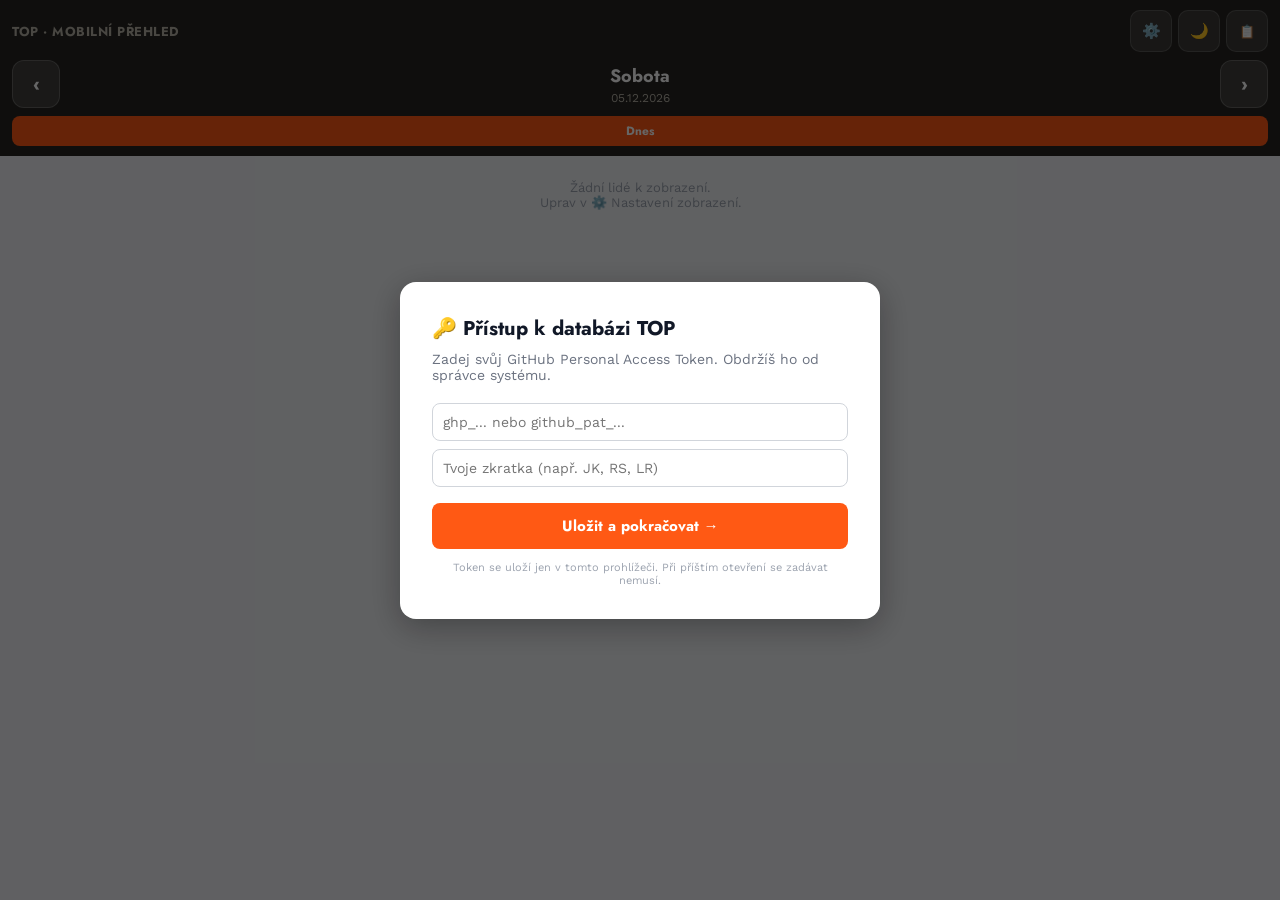
<file: tydenni_prehled_mobile.html>
<!DOCTYPE html>
<html lang="cs">
<head>
  <meta charset="UTF-8" />
  <meta name="viewport" content="width=device-width, initial-scale=1.0, maximum-scale=1.0, user-scalable=no" />
  <title>TOP — Mobilní přehled</title>
  <link rel="manifest" href="manifest.json" />
  <meta name="theme-color" content="#0f172a" />
  <link rel="icon" type="image/png" sizes="192x192" href="icons/icon-192.png" />
  <link rel="apple-touch-icon" href="icons/icon-192.png" />
  <link rel="stylesheet" href="theme.css" />
  <link rel="preconnect" href="https://fonts.googleapis.com" />
  <link rel="preconnect" href="https://fonts.gstatic.com" crossorigin />
  <link href="https://fonts.googleapis.com/css2?family=Jost:wght@500;600;700&family=Work+Sans:wght@400;500;600;700&display=swap" rel="stylesheet" />
  <link rel="stylesheet" href="components.css" />
  <style>
    * { box-sizing: border-box; margin: 0; padding: 0; }
    html, body {
      font-family: var(--font-body);
      background: var(--bg);
      color: var(--text);
      -webkit-tap-highlight-color: transparent;
    }
    /* Formulářové prvky nedědí font z body automaticky (UA výchozí
       chování) — bez tohohle by tlačítka/inputy zůstala na systémovém
       fontu i po zapojení Work Sans. Doplněno 2026-09-15 (retroaktivně,
       objeveno při zapojování dashboard_mobile — stejná mezera platila
       i tady). */
    button, input, select, textarea { font-family: inherit; }
    body {
      min-height: 100vh; /* záloha pro starší prohlížeče */
      min-height: 100dvh; /* na iOS/WebKitu správně zohledňuje schovávající se lištu */
      display: flex;
      flex-direction: column;
    }

    /* ── TOP BAR ── */
    .topbar {
      background: var(--navy-800);
      color: white;
      padding: 10px 12px;
      flex-shrink: 0;
      position: sticky;
      top: 0;
      z-index: 50;
    }
    .topbar-row1 {
      display: flex;
      align-items: center;
      justify-content: space-between;
      margin-bottom: 8px;
    }
    .topbar h1 {
      font-family: var(--font-heading);
      font-size: 13px;
      font-weight: 700;
      letter-spacing: .04em;
      color: var(--text-on-navy-muted);
      text-transform: uppercase;
    }
    .topbar-actions { display: flex; gap: 6px; }
    .icon-btn {
      background: rgba(255,255,255,0.1);
      border: 1px solid rgba(255,255,255,0.15);
      color: white;
      border-radius: 10px;
      padding: 8px 10px;
      font-size: 15px;
      cursor: pointer;
      min-width: 42px;
      min-height: 42px;
      display: flex;
      align-items: center;
      justify-content: center;
    }
    .icon-btn:active { background: rgba(255,255,255,0.25); }

    .day-nav {
      display: flex;
      align-items: center;
      justify-content: space-between;
      gap: 8px;
    }
    .day-nav-btn {
      background: rgba(255,255,255,0.12);
      border: 1px solid rgba(255,255,255,0.2);
      color: white;
      border-radius: 12px;
      font-size: 20px;
      font-weight: 700;
      width: 48px;
      height: 48px;
      display: flex;
      align-items: center;
      justify-content: center;
      cursor: pointer;
      flex-shrink: 0;
    }
    .day-nav-btn:active { background: rgba(255,255,255,0.3); }
    .day-label {
      flex: 1;
      text-align: center;
    }
    .day-label .day-name {
      font-family: var(--font-heading);
      font-size: 18px;
      font-weight: 700;
      color: white;
    }
    .day-label .day-date {
      font-size: 12px;
      color: var(--text-on-navy-muted);
      margin-top: 2px;
    }
    .today-btn {
      font-family: var(--font-heading);
      background: var(--brand-accent);
      border: none;
      color: var(--brand-accent-ink);
      border-radius: var(--radius-sm);
      padding: 6px 12px;
      font-size: 12px;
      font-weight: 700;
      margin-top: 8px;
      width: 100%;
      cursor: pointer;
    }

    /* ── OBSAH ──
       .person-block/.person-head/.avatar/.task-card/.priority-tag/
       .meta-tag teď dodává components.css (zapojeno 2026-09-15, firemní
       redesign) — tady zůstává jen layout specifický pro tuhle stránku. */
    #content {
      flex: 1;
      overflow-y: auto;
      padding: 10px;
      display: flex;
      flex-direction: column;
      gap: 12px;
      -webkit-overflow-scrolling: touch;
    }
    .empty-day {
      padding: 14px;
      color: var(--text-faint);
      font-size: 13px;
      text-align: center;
    }

    /* ── MODAL DETAILU (celá šířka na mobilu) ── */
    .modal {
      position: fixed;
      inset: 0;
      background: rgba(15,23,42,0.6);
      display: none;
      z-index: 200;
    }
    .modal.open { display: flex; align-items: flex-end; }
    .modal-card {
      background: var(--panel);
      width: 100%;
      max-height: 88vh;
      overflow-y: auto;
      border-radius: 18px 18px 0 0;
      padding: 18px 16px calc(18px + env(safe-area-inset-bottom));
    }
    .modal-card header {
      display: flex;
      justify-content: space-between;
      align-items: flex-start;
      gap: 10px;
      margin-bottom: 14px;
    }
    .chips { display: flex; flex-wrap: wrap; gap: 6px; margin-bottom: 8px; }
    .chip {
      background: var(--chip-bg);
      border-radius: 8px;
      padding: 4px 9px;
      font-size: 11px;
      font-weight: 700;
      color: var(--chip-text);
    }
    .modal-title { font-size: 17px; font-weight: 700; line-height: 1.35; }
    .modal-label { font-size: 11px; color: var(--text-muted); text-transform: uppercase; letter-spacing: .04em; margin-bottom: 4px; margin-top: 12px; }
    .modal-text { font-size: 14px; white-space: pre-wrap; }
    #closeModal {
      flex-shrink: 0;
      border: 1px solid var(--line-medium);
      background: var(--panel);
      border-radius: 10px;
      padding: 10px 14px;
      font-size: 13px;
      cursor: pointer;
      min-height: 40px;
    }
    #modalDoneBtn {
      display: none;
      flex-shrink: 0;
      border: 1px solid var(--success-block);
      background: var(--success-soft);
      color: var(--success-strong);
      border-radius: 10px;
      padding: 10px 14px;
      font-size: 13px;
      font-weight: 700;
      cursor: pointer;
      min-height: 40px;
    }
    /* Jen okraj potřebuje vlastní tmavý přepis — v tmavém režimu bere
       hodnotu z jiného tokenu (--success-soft-border), ne z --success-block
       jako ve světlém režimu (pozadí a text se už správně přepnou samy
       přes theme.css). */
    html.dark #modalDoneBtn { border-color: var(--success-soft-border); }

    /* ── NASTAVENÍ ZOBRAZENÍ ── */
    #displaySettingsModal .modal-card { max-height: 85vh; }
    .modal-head { display: flex; justify-content: space-between; align-items: center; margin-bottom: 14px; }
    .modal-body { }
    .person-row {
      display: flex;
      align-items: center;
      gap: 6px;
      padding: 8px 0;
      border-bottom: 1px solid var(--line-softer);
    }
    .person-row:last-child { border-bottom: none; }
    .person-row .person-name {
      flex: 1;
      font-size: 13px;
      color: var(--text);
      white-space: nowrap;
      overflow: hidden;
      text-overflow: ellipsis;
    }
    .person-row .side-btn {
      padding: 8px 10px;
      font-size: 12px;
      font-weight: 700;
      border-radius: 6px;
      border: 1px solid var(--line-medium);
      background: transparent;
      color: var(--text-muted);
      cursor: pointer;
      min-width: 38px;
      min-height: 38px;
    }
    .person-row .side-btn.active-L { background: var(--accent); border-color: var(--accent); color: white; }
    .person-row .side-btn.active-R { background: var(--teal); border-color: var(--teal); color: white; }
    .person-row .move-btn {
      padding: 8px 9px; font-size: 14px; border-radius: 6px;
      border: 1px solid var(--line-medium); background: transparent; color: var(--text-muted);
      cursor: pointer; min-width: 38px; min-height: 38px;
    }
    .person-row .move-btn:disabled { opacity: 0.25; }
    .person-row .hide-btn {
      padding: 8px 9px; font-size: 14px; border-radius: 6px;
      border: 1px solid var(--line-medium); background: transparent; color: var(--text-muted);
      cursor: pointer; min-width: 38px; min-height: 38px;
    }
    .person-row .hide-btn.is-hidden { background: var(--text-faint); color: white; border-color: var(--text-faint); }
    .person-row.is-hidden .person-name { opacity: 0.4; text-decoration: line-through; }

    /* ── TMAVÝ REŽIM ──
       Většina barev se teď přepne automaticky přes theme.css (proměnné
       mají svou tmavou hodnotu zapsanou tam) — tady zůstávají JEN
       případy, kdy tahle stránka potřebuje JINOU proměnnou/hodnotu, než
       jakou by dostala automaticky (typicky "chrome" prvky, které mají
       vlastní pevné odstíny nezávislé na --bg/--panel apod.). Smazané
       přepisy (--bg, body, .person-block pozadí, .modal-card, .chip,
       .task.p0-p3/px/done, .person-row .person-name) jsou teď plně
       pokryté přímo přes theme.css beze změny vzhledu — ověřeno, že
       hodnoty sedí přesně (viz theme.css v1.3.0 changelog).

       --bg dřív bylo #0b1220, sjednoceno na sdílené #0f172a — jediná
       vědomá, JK předem schválená drobná změna z celého tohohle
       zapojení (viz theme.css "Vědomě SLOUČENO", původní 126-audit).

       .person-block/.person-head přepisy SMAZÁNY 2026-09-15 (firemní
       redesign) — nová verze z components.css používá --panel/
       --line-soft, které mají svou tmavou hodnotu už v theme.css,
       žádný page-specific přepis navíc netřeba. */
    html.dark #closeModal { background: var(--line-soft); border-color: var(--border-on-navy); }
    html.dark .person-row { border-color: var(--line-soft); }
    html.dark .person-row .side-btn, html.dark .person-row .move-btn, html.dark .person-row .hide-btn { border-color: var(--border-on-navy); color: var(--text-on-navy-muted); }
  </style>
</head>
<body>

  <div class="topbar">
    <div class="topbar-row1">
      <h1>TOP · Mobilní přehled</h1>
      <div class="topbar-actions">
        <button class="icon-btn" onclick="openDisplaySettingsModal()" title="Nastavení zobrazení">⚙️</button>
        <button class="icon-btn dark-mode-btn" onclick="applyDarkMode(!document.documentElement.classList.contains('dark'))" title="Tmavý režim">🌙</button>
        <a class="icon-btn" href="tydenni_dashboard_mobile.html" title="Přejít na mobilní dashboard" style="text-decoration:none;font-size:13px;">📋</a>
      </div>
    </div>
    <div class="day-nav">
      <button class="day-nav-btn" id="prevDayBtn">‹</button>
      <div class="day-label">
        <div class="day-name" id="dayName">—</div>
        <div class="day-date" id="dayDate">—</div>
      </div>
      <button class="day-nav-btn" id="nextDayBtn">›</button>
    </div>
    <button class="today-btn" id="todayBtn">Dnes</button>
  </div>

  <div id="content"></div>

  <div class="modal" id="modal">
    <div class="modal-card">
      <header>
        <div>
          <div class="chips" id="modalChips"></div>
          <div class="modal-title" id="modalTitle"></div>
        </div>
        <div style="display:flex;gap:8px;flex-shrink:0;">
          <button id="modalDoneBtn">✓ Hotovo</button>
          <button id="closeModal">Zavřít</button>
        </div>
      </header>
      <div class="modal-label">Upřesnění</div>
      <div class="modal-text" id="modalNote"></div>
    </div>
  </div>

  <div class="modal" id="displaySettingsModal">
    <div class="modal-card">
      <div class="modal-head">
        <h2 style="margin:0;font-size:17px;">Nastavení zobrazení</h2>
        <button id="closeDisplaySettingsBtn" style="border:1px solid var(--line-medium);background:var(--panel);border-radius:8px;padding:8px 12px;font-size:13px;">Zavřít</button>
      </div>
      <div class="modal-body">
        <div style="font-size:11px;color:var(--text-muted);margin-bottom:8px;">L = levý, P = pravý (na mobilu se rozdělení stran nepoužívá, jen pořadí a viditelnost) · šipky = pořadí · 👁 = skrýt/zobrazit</div>
        <div id="peopleFiltersPrehled"></div>
        <button onclick="resetPeopleLayoutToDefault()" style="margin-top:12px;font-size:13px;padding:10px 12px;background:transparent;border:1px solid var(--line-medium);color:var(--text-muted);border-radius:8px;cursor:pointer;width:100%;min-height:42px;">↺ Obnovit tovární nastavení</button>
      </div>
    </div>
  </div>

<script src="ft_loader.js"></script>
<script>
// ── Dark mode ────────────────────────────────────────────────────────────
const DARK_KEY = "ft_darkMode";
function applyDarkMode(dark) {
  document.documentElement.classList.toggle("dark", dark);
  localStorage.setItem(DARK_KEY, dark ? "1" : "0");
  document.querySelectorAll(".dark-mode-btn").forEach(btn => {
    btn.textContent = dark ? "☀️" : "🌙";
  });
}
function initDarkMode() {
  const saved = localStorage.getItem(DARK_KEY);
  const dark = saved !== null ? saved === "1" : window.matchMedia("(prefers-color-scheme: dark)").matches;
  applyDarkMode(dark);
}
initDarkMode();

// ── Fallback data (zobrazí se než dorazí reálná data) ───────────────────
const FALLBACK_DATA = { tasks: [], owners: [], resitele: [] };

let PEOPLE_LABELS = {};
function buildPeopleLabels(resitele) {
  PEOPLE_LABELS = {};
  (resitele || []).forEach(r => { PEOPLE_LABELS[r.zkratka] = `${r.jmeno} ${r.prijmeni}`.trim(); });
}

const STORAGE_KEY = "ftDashboardPeopleLayout"; // SDÍLENO s dashboardem a desktopovým přehledem
let DATA = JSON.parse(JSON.stringify(FALLBACK_DATA));

// ── Perzistence vybraného dne ────────────────────────────────────────────
const DAY_STATE_KEY = "ftPrehledMobileDayState";
function loadSavedDay() {
  try {
    const saved = localStorage.getItem(DAY_STATE_KEY);
    return saved ? new Date(saved + "T00:00:00") : null;
  } catch(e) { return null; }
}
function saveDayState() {
  try { localStorage.setItem(DAY_STATE_KEY, toISO(state.currentDate)); } catch(e) {}
}
const _savedDay = loadSavedDay();
const state = {
  currentDate: _savedDay || new Date(new Date().setHours(0,0,0,0)),
};

// ── Výchozí šablona rozložení lidí (stejná jako dashboard/desktop přehled) ──
const DEFAULT_PEOPLE_LAYOUT = [
  { owner: "RS",  side: "L" },
  { owner: "LR",  side: "L" },
  { owner: "DH",  side: "L" },
  { owner: "MiH", side: "L" },
  { owner: "MK",  side: "L" },
  { owner: "AMa", side: "L" },
  { owner: "MŽ",  side: "R" },
  { owner: "PL",  side: "R" },
  { owner: "JuM", side: "R" },
  { owner: "JoP", side: "R" },
  { owner: "SP",  side: "R" },
  { owner: "NP",  side: "R" },
  { owner: "MM",  side: "R" },
  { owner: "JN",  side: "R", hidden: true },
  { owner: "JK",  side: "R", hidden: true },
  { owner: "FT",  side: "R", hidden: true },
  { owner: "FCH", side: "L" },
];

function getPeopleLayout() {
  // Aktivní řešitelé = ti bez příznaku vyrazen. Vyřazení se do Přehledu
  // nezahrnují vůbec — to je oddělené od osobního skrýt/zobrazit níže.
  const activeZkratky = (DATA.resitele && DATA.resitele.length > 0)
    ? DATA.resitele.filter(r => !r.vyrazen).map(r => r.zkratka)
    : DATA.owners;

  try {
    const saved = JSON.parse(localStorage.getItem(STORAGE_KEY) || "null");
    if (saved && Array.isArray(saved) && saved.length > 0) {
      const seen = new Set();
      return saved.filter(e => {
        if (seen.has(e.owner)) return false;
        seen.add(e.owner);
        return activeZkratky.includes(e.owner);
      });
    }
  } catch(e) {}
  const defaultOwners = DEFAULT_PEOPLE_LAYOUT.map(e => e.owner);
  const seeded = DEFAULT_PEOPLE_LAYOUT.filter(e => activeZkratky.includes(e.owner)).map(e => ({...e}));
  const missing = activeZkratky.filter(o => !defaultOwners.includes(o));
  missing.forEach((o, i) => {
    seeded.push({ owner: o, side: i < Math.ceil(missing.length / 2) ? "L" : "R" });
  });
  return seeded;
}

function savePeopleLayoutPrehled(layout) {
  try { localStorage.setItem(STORAGE_KEY, JSON.stringify(layout)); } catch(e) {}
}

function resetPeopleLayoutToDefault() {
  if (!confirm("Opravdu obnovit tovární nastavení? Vlastní pořadí a skrytí lidí se ztratí.")) return;
  const owners = (DATA.resitele && DATA.resitele.length > 0)
    ? DATA.resitele.filter(r => !r.vyrazen).map(r => r.zkratka)
    : (DATA.owners || []);
  const defaultOwners = DEFAULT_PEOPLE_LAYOUT.map(e => e.owner);
  const seeded = DEFAULT_PEOPLE_LAYOUT.filter(e => owners.includes(e.owner)).map(e => ({...e}));
  const missing = owners.filter(o => !defaultOwners.includes(o));
  missing.forEach((o, i) => {
    seeded.push({ owner: o, side: i < Math.ceil(missing.length / 2) ? "L" : "R" });
  });
  savePeopleLayoutPrehled(seeded);
  buildPeopleFiltersPrehled();
  renderMobileDay();
}

function openDisplaySettingsModal() {
  buildPeopleFiltersPrehled();
  document.getElementById("displaySettingsModal").classList.add("open");
}
function closeDisplaySettingsModal() {
  document.getElementById("displaySettingsModal").classList.remove("open");
}

// Na mobilu se zobrazuje JEDEN svislý seznam všech viditelných lidí (bez ohledu
// na L/P) v POŘADÍ podle layoutu — nejdřív levá strana, pak pravá, jak je uloženo.
function buildPeopleFiltersPrehled() {
  const wrap = document.getElementById("peopleFiltersPrehled");
  if (!wrap) return;
  const layout = getPeopleLayout();
  wrap.innerHTML = "";

  layout.forEach((entry, idx) => {
    const { owner, side, hidden } = entry;
    const label = PEOPLE_LABELS[owner] || owner;
    const sideOwners = layout.filter(e => e.side === side);
    const posInSide = sideOwners.indexOf(entry);

    const row = document.createElement("div");
    row.className = "person-row" + (hidden ? " is-hidden" : "");

    const upBtn = document.createElement("button");
    upBtn.className = "move-btn";
    upBtn.textContent = "↑";
    upBtn.disabled = posInSide === 0;
    upBtn.addEventListener("click", () => {
      const prevIdx = layout.slice(0, idx).map((e,i)=>({e,i})).filter(x=>x.e.side===side).pop();
      if (prevIdx !== undefined) {
        [layout[idx], layout[prevIdx.i]] = [layout[prevIdx.i], layout[idx]];
        savePeopleLayoutPrehled(layout);
        buildPeopleFiltersPrehled();
        renderMobileDay();
      }
    });

    const downBtn = document.createElement("button");
    downBtn.className = "move-btn";
    downBtn.textContent = "↓";
    downBtn.disabled = posInSide === sideOwners.length - 1;
    downBtn.addEventListener("click", () => {
      const nextIdx = layout.slice(idx+1).map((e,i)=>({e,i:i+idx+1})).filter(x=>x.e.side===side).shift();
      if (nextIdx !== undefined) {
        [layout[idx], layout[nextIdx.i]] = [layout[nextIdx.i], layout[idx]];
        savePeopleLayoutPrehled(layout);
        buildPeopleFiltersPrehled();
        renderMobileDay();
      }
    });

    const nameSpan = document.createElement("span");
    nameSpan.className = "person-name";
    nameSpan.textContent = `${owner} – ${label}`;

    const lBtn = document.createElement("button");
    lBtn.className = `side-btn ${side === "L" ? "active-L" : ""}`;
    lBtn.textContent = "L";
    lBtn.addEventListener("click", () => {
      layout[idx].side = "L";
      savePeopleLayoutPrehled(layout);
      buildPeopleFiltersPrehled();
      renderMobileDay();
    });

    const rBtn = document.createElement("button");
    rBtn.className = `side-btn ${side === "R" ? "active-R" : ""}`;
    rBtn.textContent = "P";
    rBtn.addEventListener("click", () => {
      layout[idx].side = "R";
      savePeopleLayoutPrehled(layout);
      buildPeopleFiltersPrehled();
      renderMobileDay();
    });

    const hideBtn = document.createElement("button");
    hideBtn.className = "hide-btn" + (hidden ? " is-hidden" : "");
    hideBtn.textContent = hidden ? "🚫" : "👁";
    hideBtn.addEventListener("click", () => {
      layout[idx].hidden = !layout[idx].hidden;
      savePeopleLayoutPrehled(layout);
      buildPeopleFiltersPrehled();
      renderMobileDay();
    });

    row.appendChild(upBtn);
    row.appendChild(downBtn);
    row.appendChild(nameSpan);
    row.appendChild(lBtn);
    row.appendChild(rBtn);
    row.appendChild(hideBtn);
    wrap.appendChild(row);
  });
}

// ── Datum helpery ────────────────────────────────────────────────────────
function addDays(date, days) { const d = new Date(date); d.setDate(d.getDate() + days); return d; }
function toISO(date) { const d = new Date(date); return `${d.getFullYear()}-${String(d.getMonth()+1).padStart(2,"0")}-${String(d.getDate()).padStart(2,"0")}`; }
const DAY_NAMES = ["Neděle","Pondělí","Úterý","Středa","Čtvrtek","Pátek","Sobota"];
function fmtDayName(date) { return DAY_NAMES[date.getDay()]; }
function fmtDate(date) {
  const d = new Date(date);
  return `${String(d.getDate()).padStart(2,"0")}.${String(d.getMonth()+1).padStart(2,"0")}.${d.getFullYear()}`;
}

function cardClass(task) {
  const parts = ["task-card", (task.priority || "P3").toLowerCase()];
  if (task.waiting) parts.push("waiting");
  if (String(task.state || "").toLowerCase().includes("dokončeno")) parts.push("done");
  return parts.join(" ");
}
// Štítek v tag-row karty — priorita, ale "Čeká"/"Hotovo" má přednost,
// pokud nastane (stejné pořadí, jaké už řeší CSS kaskáda v components.css
// pro barvu pruhu, viz .task-card.waiting/.done deklarované AŽ za .p0-px).
function statusTag(task) {
  const isDone = String(task.state || "").toLowerCase().includes("dokončeno");
  if (isDone) return { cls: "done", label: "Hotovo" };
  if (task.waiting) return { cls: "waiting", label: "Čeká" };
  const p = (task.priority || "P3").toUpperCase();
  return { cls: p.toLowerCase(), label: p };
}
const ICON_RECUR = '<svg viewBox="0 0 24 24" fill="none" stroke="currentColor" stroke-width="2" stroke-linecap="round" stroke-linejoin="round"><polyline points="1 4 1 10 7 10"/><path d="M3.5 15a9 9 0 1 0 2.1-9.4L1 10"/></svg>';
const ICON_CALENDAR = '<svg viewBox="0 0 24 24" fill="none" stroke="currentColor" stroke-width="2" stroke-linecap="round" stroke-linejoin="round"><rect x="3" y="4" width="18" height="17" rx="2"/><line x1="3" y1="9" x2="21" y2="9"/><line x1="8" y1="2" x2="8" y2="6"/><line x1="16" y1="2" x2="16" y2="6"/></svg>';
// Sdílený úkol (spoluřešitelé, 2026-09-21) — liniová ikona ve stejném stylu.
const ICON_USERS = '<svg viewBox="0 0 24 24" fill="none" stroke="currentColor" stroke-width="2" stroke-linecap="round" stroke-linejoin="round"><circle cx="9" cy="8" r="3.5"/><path d="M2.5 20a6.5 6.5 0 0 1 13 0"/><circle cx="17" cy="9" r="2.5"/><path d="M16 14.2a5 5 0 0 1 5.5 5"/></svg>';
// Podúkol projektu (modul výroby, etapa 1, 2026-09-29) — štítek s označením projektu.
const ICON_FOLDER = '<svg viewBox="0 0 24 24" fill="none" stroke="currentColor" stroke-width="2" stroke-linecap="round" stroke-linejoin="round"><path d="M3 7a2 2 0 0 1 2-2h4l2 2h8a2 2 0 0 1 2 2v8a2 2 0 0 1-2 2H5a2 2 0 0 1-2-2z"/></svg>';
const ICON_CAR = '<svg viewBox="0 0 24 24" fill="none" stroke="currentColor" stroke-width="2" stroke-linecap="round" stroke-linejoin="round"><path d="M3 13l1.5-4.5A2 2 0 0 1 6.4 7h11.2a2 2 0 0 1 1.9 1.5L21 13"/><rect x="2" y="13" width="20" height="5" rx="1.5"/><circle cx="7" cy="18.5" r="1.6"/><circle cx="17" cy="18.5" r="1.6"/></svg>';
function escapeHtml(str) {
  return (str ?? "").toString()
    .replaceAll("&", "&amp;").replaceAll("<", "&lt;").replaceAll(">", "&gt;")
    .replaceAll('"', "&quot;").replaceAll("'", "&#039;");
}

// ── Vykreslení jednoho dne (svislý seznam osob) ─────────────────────────
function renderMobileDay() {
  document.getElementById("dayName").textContent = fmtDayName(state.currentDate);
  document.getElementById("dayDate").textContent = fmtDate(state.currentDate);

  const iso = toISO(state.currentDate);
  const dayTasks = (DATA.tasks || []).filter(t => t.plannedDate === iso);

  const byOwner = new Map();
  dayTasks.forEach(t => {
    if (!byOwner.has(t.owner)) byOwner.set(t.owner, []);
    byOwner.get(t.owner).push(t);
  });

  const layout = getPeopleLayout();
  const validOwners = (DATA.resitele && DATA.resitele.length > 0)
    ? new Set(DATA.resitele.map(r => r.zkratka))
    : new Set(DATA.owners || []);

  // Pořadí: nejdřív levá strana (v jejím pořadí), pak pravá — odpovídá tomu,
  // jak je to vidět v nastavení zobrazení.
  const people = [
    ...layout.filter(e => e.side === "L" && !e.hidden),
    ...layout.filter(e => e.side === "R" && !e.hidden),
  ].map(e => e.owner).filter(o => validOwners.has(o));

  const content = document.getElementById("content");
  content.innerHTML = "";

  if (!people.length) {
    content.innerHTML = `<div class="empty-day">Žádní lidé k zobrazení.<br>Uprav v ⚙️ Nastavení zobrazení.</div>`;
    return;
  }

  people.forEach(person => {
    const block = document.createElement("div");
    block.className = "person-block";
    const label = PEOPLE_LABELS[person] || person;
    const items = (byOwner.get(person) || []).sort((a,b) => (a.priority||"").localeCompare(b.priority||""));

    block.innerHTML = `
      <div class="person-head">
        <div class="avatar">${escapeHtml(person)}</div>
        <div>
          <div class="person-name">${escapeHtml(label)}</div>
          <div class="person-code">${escapeHtml(person)}</div>
        </div>
      </div>
      <div class="person-tasks">
        ${items.length === 0
          ? '<div class="empty-day">Žádné úkoly na tento den.</div>'
          : items.map(task => {
              const tag = statusTag(task);
              return `
            <div class="${cardClass(task)}" data-task-id="${escapeHtml(task.id || "")}">
              <div class="tag-row">
                <span class="priority-tag ${tag.cls}">${escapeHtml(tag.label)}</span>
                ${task.recurring ? `<span class="meta-tag">${ICON_RECUR} opakující se</span>` : ""}
                ${task.isMultiDay ? `<span class="meta-tag">${ICON_CALENDAR} den ${task.multiDayIndex}/${task.multiDayTotal}</span>` : ""}
                ${(() => { const l = FTLoader.getCoOwnerLabel ? FTLoader.getCoOwnerLabel(task) : ""; return l ? `<span class="meta-tag" title="Sdílený úkol">${ICON_USERS} ${escapeHtml(l)}</span>` : ""; })()}
                ${task.projektOznaceni ? `<span class="meta-tag" title="Projekt ${escapeHtml(task.projektNazev || "")}">${ICON_FOLDER} ${escapeHtml(task.projektOznaceni)}</span>` : ""}
              </div>
              <div class="title">${escapeHtml(task.title)}</div>
              <div class="meta">${escapeHtml(task.project || "")}</div>
              ${task.auto ? `<div class="meta meta-tag" style="margin-top:3px;">${ICON_CAR} ${escapeHtml(task.auto)}</div>` : ""}
            </div>`;
            }).join("")}
      </div>`;

    content.appendChild(block);
    block.querySelectorAll(".task-card").forEach((el, i) => {
      el.addEventListener("click", () => openModal(items[i]));
    });
  });
}

function openModal(task) {
  const chips = [
    task.priority || "Bez priority",
    task.primaryOwner || task.owner || "Bez řešitele",
    task.project || "Bez označení",
    task.state || "Bez stavu",
  ];
  const coOwners = FTLoader.getCoOwners ? FTLoader.getCoOwners(task) : []; // pojistka: stará ft_loader.js z HTTP cache
  if (coOwners.length) chips.push(`👥 Spoluřešitelé: ${coOwners.join(", ")}`);
  if (task.projektOznaceni) chips.push(`📁 Projekt ${task.projektOznaceni}${task.projektNazev && task.projektNazev !== task.projektOznaceni ? " · " + task.projektNazev : ""}`);
  if (task.auto) chips.push(`🚗 ${task.auto}`);
  if (task.recurring) chips.push("🔁 Opakující se");
  if (task.isMultiDay) chips.push(`📅 Den ${task.multiDayIndex}/${task.multiDayTotal}`);
  document.getElementById("modalChips").innerHTML = chips.map(ch => `<span class="chip">${escapeHtml(ch)}</span>`).join("");
  document.getElementById("modalTitle").textContent = `${task.id || ""} ${task.title || ""}`.trim();
  document.getElementById("modalNote").textContent = task.note || "Bez doplňující poznámky";

  const doneBtn = document.getElementById("modalDoneBtn");
  const isAlreadyDone = (task.state || "").toLowerCase().includes("dokončeno");
  if (_canMarkDone && task.id && !isAlreadyDone) {
    doneBtn.dataset.taskId = task.id;
    doneBtn.dataset.plannedDate = task.plannedDate || "";
    doneBtn.dataset.recurring = task.recurring ? "1" : "";
    doneBtn.dataset.multiDay = task.isMultiDay ? "1" : "";
    doneBtn.style.display = "inline-block";
  } else {
    doneBtn.style.display = "none";
  }

  document.getElementById("modal").classList.add("open");
}

// Označit hotovo — logika je jen ve ft_loader.js (markDoneFromButton,
// společná pro Dashboard, mobilní Dashboard i oba Přehledy — dřív 4 kopie,
// viz Nástraha č. 10 v CLAUDE.md). Tady jen kontrola oprávnění a napojení.
async function markTaskAsDoneFromModal() {
  if (!FTLoader.markDoneFromButton) { alert("Aplikace byla právě aktualizována. Obnov prosím stránku (Ctrl+F5) a zkus to znovu."); return; }
  await FTLoader.markDoneFromButton(document.getElementById("modalDoneBtn"), { modal: document.getElementById("modal"), userFallback: "mobilní přehled" });
}

// ── Navigace mezi dny ────────────────────────────────────────────────────
function goToDay(newDate) {
  state.currentDate = newDate;
  saveDayState();
  renderMobileDay();
}
document.getElementById("prevDayBtn").addEventListener("click", () => goToDay(addDays(state.currentDate, -1)));
document.getElementById("nextDayBtn").addEventListener("click", () => goToDay(addDays(state.currentDate, 1)));
document.getElementById("todayBtn").addEventListener("click", () => goToDay(new Date(new Date().setHours(0,0,0,0))));

// ── Gesto přejetí prstem (swipe) pro přepnutí dne ───────────────────────
let touchStartX = null, touchStartY = null;
const content = document.getElementById("content");
content.addEventListener("touchstart", e => {
  touchStartX = e.touches[0].clientX;
  touchStartY = e.touches[0].clientY;
}, { passive: true });
content.addEventListener("touchend", e => {
  if (touchStartX === null) return;
  const dx = e.changedTouches[0].clientX - touchStartX;
  const dy = e.changedTouches[0].clientY - touchStartY;
  // Vodorovné přejetí musí být výrazně větší než svislé, ať to nekoliduje s rolováním
  if (Math.abs(dx) > 60 && Math.abs(dx) > Math.abs(dy) * 1.5) {
    if (dx < 0) goToDay(addDays(state.currentDate, 1));  // doleva = další den
    else goToDay(addDays(state.currentDate, -1));         // doprava = předchozí den
  }
  touchStartX = null; touchStartY = null;
}, { passive: true });

// ── Modaly — zavírání ────────────────────────────────────────────────────
document.getElementById("closeModal").addEventListener("click", () => {
  document.getElementById("modal").classList.remove("open");
});
document.getElementById("modal").addEventListener("click", e => {
  if (e.target === document.getElementById("modal")) document.getElementById("modal").classList.remove("open");
});
document.getElementById("closeDisplaySettingsBtn").addEventListener("click", closeDisplaySettingsModal);
document.getElementById("displaySettingsModal").addEventListener("click", e => {
  if (e.target === document.getElementById("displaySettingsModal")) closeDisplaySettingsModal();
});

// ── FTLoader integrace ───────────────────────────────────────────────────
function applyData(nextData) {
  DATA = nextData;
  DATA.resitele = DATA.resitele || [];
  DATA.owners = DATA.owners || [];
  DATA.tasks = DATA.tasks || [];
  buildPeopleLabels(DATA.resitele);
  DATA.owners.forEach(owner => { if (!PEOPLE_LABELS[owner]) PEOPLE_LABELS[owner] = owner; });
  renderMobileDay();
}

let _canMarkDone = false;
let _permissionCheckedPrehledMobile = false;

FTLoader.init({
  onData: (parsedData) => {
    applyData(parsedData);
    if (!_permissionCheckedPrehledMobile) {
      _permissionCheckedPrehledMobile = true;
      // Tlačítko Hotovo je určené VÝHRADNĚ pro roli Operátor — Plánovač má na
      // tohle Dashboard a Správu úkolů, takže tady vidí přehled beze změny.
      if (FTLoader.getUserRole() === "operator") {
        FTLoader.canMarkDone().then(can => { _canMarkDone = can; });
      }
    }
  },
  onStatus: (msg, isError) => { console.log(msg); },
});

document.getElementById("modalDoneBtn").addEventListener("click", () => markTaskAsDoneFromModal());

renderMobileDay();

// ── PWA: registrace service workeru (instalovatelnost, cache statické kostry) ──
if ("serviceWorker" in navigator) {
  window.addEventListener("load", () => {
    navigator.serviceWorker.register("sw.js").catch(err => {
      console.warn("Registrace service workeru selhala:", err);
    });
  });
}
</script>
</body>
</html>
</file>
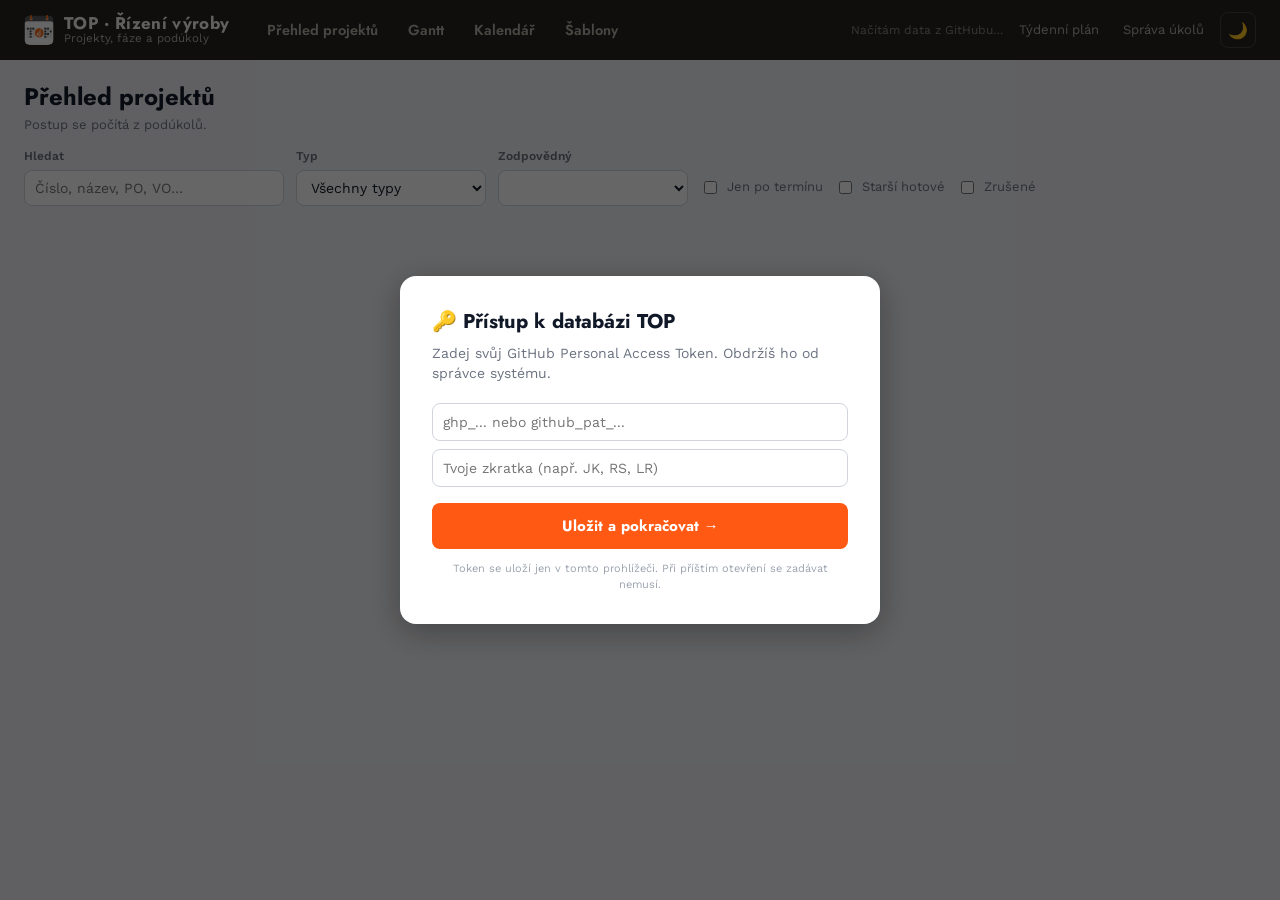
<file: vyroba.html>
<!DOCTYPE html>
<html lang="cs">
<head>
  <meta charset="UTF-8" />
  <meta name="viewport" content="width=device-width, initial-scale=1.0" />
  <title>Řízení výroby — TOP</title>
  <link rel="icon" type="image/png" sizes="192x192" href="icons/icon-192.png" />
  <link rel="stylesheet" href="theme.css" />
  <link rel="preconnect" href="https://fonts.googleapis.com" />
  <link rel="preconnect" href="https://fonts.gstatic.com" crossorigin />
  <link href="https://fonts.googleapis.com/css2?family=Jost:wght@500;600;700&family=Work+Sans:wght@400;500;600;700&display=swap" rel="stylesheet" />
  <link rel="stylesheet" href="components.css" />
  <style>
    /* Modul Řízení výroby (etapa 2, 2026-09-30) — RIZENI_VYROBY_navrh.md.
       Všechny barvy jen z proměnných theme.css (pravidlo JK), vzhled podle
       schváleného náčrtu (Artifact „Řízení výroby“, verze 2). */
    * { box-sizing: border-box; }
    html.dark { color-scheme: dark; }
    body { margin: 0; background: var(--bg); color: var(--text); font-family: var(--font-body); font-size: 14px; line-height: 1.4; }
    button, input, select, textarea { font-family: inherit; }
    a { color: inherit; }
    [hidden] { display: none !important; }
    .muted { color: var(--text-muted); }
    .hf { font-family: var(--font-heading); }

    /* ── Hlavička (trvale tmavá jako sidebar Dashboardu) ── */
    .hdr { position: sticky; top: 0; z-index: 50; min-height: 60px; background: var(--navy-800); color: var(--text-on-navy-softer); display: flex; align-items: center; gap: 24px; padding: 0 24px; flex-wrap: wrap; }
    .brand { display: flex; align-items: center; gap: 10px; text-decoration: none; }
    .brand img { width: 30px; height: 30px; border-radius: 6px; }
    .brand-name { font-family: var(--font-heading); font-weight: 700; font-size: 17px; letter-spacing: .02em; line-height: 1.1; }
    .brand-sub { font-size: 11.5px; color: var(--text-on-navy-muted); line-height: 1.2; }
    .tabs { display: flex; align-self: stretch; gap: 2px; }
    .tab { display: flex; align-items: center; padding: 0 14px; color: var(--text-on-navy-muted); text-decoration: none; font-family: var(--font-heading); font-weight: 600; font-size: 14.5px; border-top: 3px solid transparent; border-bottom: 3px solid transparent; }
    .tab.on { color: var(--text-on-navy-softer); border-bottom-color: var(--brand-accent); }
    .hdr-right { margin-left: auto; display: flex; align-items: center; gap: 8px; flex-wrap: wrap; padding: 8px 0; }
    .hdr-link { color: var(--text-on-navy-muted); font-size: 13px; text-decoration: none; padding: 8px; }
    .hdr-link:hover { color: var(--text-on-navy-softer); }
    .hdr-icon { width: 36px; height: 36px; border-radius: var(--radius-sm); border: 1px solid var(--chrome-border); background: transparent; color: var(--text-on-navy-softer); cursor: pointer; font-size: 16px; }
    .hdr-icon:hover { background: var(--chrome-hover); }
    .sync { font-size: 12px; color: var(--text-on-navy-soft); max-width: 320px; white-space: nowrap; overflow: hidden; text-overflow: ellipsis; }
    .sync.err { color: var(--danger-block); }

    .page { padding: 20px 24px 40px; }
    .notice { margin: 0 0 16px; padding: 10px 14px; border-radius: var(--radius-sm); background: var(--warn-soft); color: var(--warn-strong); border: 1px solid var(--warn-soft-alt); font-size: 13px; }
    .page-head { display: flex; align-items: flex-end; gap: 16px; flex-wrap: wrap; margin-bottom: 14px; }
    .page-head h1 { font-family: var(--font-heading); margin: 0; font-size: 24px; font-weight: 700; }
    .page-head .sub { font-size: 13px; color: var(--text-muted); margin-top: 2px; }
    .page-head .right { margin-left: auto; display: flex; gap: 10px; align-items: center; }

    /* ── Tlačítka a pole ── */
    .btn { white-space: nowrap; text-decoration: none; }
    .btn:disabled { opacity: .55; cursor: default; }
    .btn-sm { padding: 5px 10px; font-size: 12px; }
    .btn-danger { background: var(--danger-soft-alt); color: var(--danger-block-text); border-color: var(--danger-soft-border); }
    .btn-ghost { background: transparent; color: var(--text-muted); border-color: transparent; }
    .btn-ghost:hover { color: var(--text); background: var(--line-softer); }
    .bar { display: flex; align-items: flex-end; gap: 12px; flex-wrap: wrap; margin-bottom: 16px; }
    .field { display: flex; flex-direction: column; gap: 5px; }
    .lbl { font-size: 12px; font-weight: 600; color: var(--text-muted); }
    .inp { height: 36px; border: 1px solid var(--line-medium); border-radius: var(--radius-sm); background: var(--panel); color: var(--text); padding: 0 10px; font-size: 14px; min-width: 0; }
    textarea.inp { height: auto; min-height: 70px; padding: 8px 10px; resize: vertical; }
    .inp:focus { outline: 2px solid var(--focus-ring); outline-offset: 0; }
    .chk { display: inline-flex; align-items: center; gap: 7px; height: 36px; font-size: 13px; color: var(--text-muted); cursor: pointer; }

    /* ── Štítky ── */
    .badge { display: inline-flex; align-items: center; height: 20px; padding: 0 7px; border-radius: var(--radius-xs); font-family: var(--font-heading); font-weight: 600; font-size: 11px; letter-spacing: .05em; text-transform: uppercase; white-space: nowrap; }
    .b-VY { background: var(--prio-p2-bg); color: var(--prio-p2-text); }
    .b-VZ { background: var(--prio-p1-bg); color: var(--prio-p1-text); }
    .b-SZ { background: var(--chip-bg); color: var(--chip-text); }
    .b-Jiné, .b-grey { background: var(--prio-p3-bg); color: var(--prio-p3-text); }
    .b-warn { background: var(--warn-soft); color: var(--warn-strong); }
    .b-danger { background: var(--danger-soft); color: var(--prio-p0-text); }
    .b-ok { background: var(--success-soft); color: var(--success-strong); }
    /* --accent nemá tmavou variantu → na --accent-soft v tmavém režimu
       nečitelné; --prio-p2-* je stejná modrá, v tmavém režimu světlá. */
    .b-run { background: var(--prio-p2-bg); color: var(--prio-p2-text); }
    .pnum { font-family: var(--font-heading); font-weight: 700; font-size: 16px; letter-spacing: .01em; text-decoration: none; color: var(--text); }
    a.pnum:hover { color: var(--brand-accent); }
    .doc { display: inline-flex; align-items: center; height: 22px; padding: 0 7px; border: 1px solid var(--line-medium); border-radius: var(--radius-xs); font-size: 11.5px; font-weight: 500; color: var(--text-muted); font-variant-numeric: tabular-nums; white-space: nowrap; }
    .doc b { color: var(--text); font-weight: 600; margin-right: 4px; }
    .avatar { width: 24px; height: 24px; border-radius: 50%; background: color-mix(in srgb, var(--brand-accent) 13%, transparent); color: var(--brand-accent); font-family: var(--font-heading); font-weight: 700; font-size: 10px; display: inline-flex; align-items: center; justify-content: center; flex-shrink: 0; }
    .progress { height: 6px; border-radius: 3px; background: var(--line-soft); overflow: hidden; flex-grow: 1; }
    .progress > div { height: 100%; background: var(--success); border-radius: 3px; }
    .meta { display: flex; align-items: center; gap: 6px; font-size: 12.5px; color: var(--text-muted); }
    .meta.between { justify-content: space-between; }
    .meta b { color: var(--text); font-weight: 600; }
    .who { display: inline-flex; align-items: center; gap: 7px; color: var(--text); min-width: 0; }
    .hint { display: flex; gap: 8px; align-items: flex-start; font-size: 12px; line-height: 1.35; padding: 7px 9px; border-radius: 6px; background: var(--warn-soft); color: var(--warn-strong); }
    /* Upozornění „podúkoly bez data“ — červeně jako upozornění na kolizi
       auta (JK 2026-09-30; modrá byla v tmavém režimu nečitelná). */
    .hint.info { background: none; padding: 2px 0; color: var(--auto-kolize); font-weight: 600; }
    .hint.bad { background: var(--danger-soft); color: var(--prio-p0-text); }
    .nodate { display: inline-flex; align-items: center; height: 18px; padding: 0 6px; border-radius: var(--radius-xs); background: var(--warn-soft); color: var(--warn-strong); font-size: 11px; font-weight: 600; white-space: nowrap; }
    .noowner { color: var(--warn-strong); font-weight: 600; }

    /* ── Přehled projektů (Kanban podle stavu) ── */
    .board { display: grid; grid-template-columns: repeat(var(--cols, 4), minmax(230px, 1fr)); gap: 14px; align-items: start; overflow-x: auto; }
    .col { background: color-mix(in srgb, var(--text) 6%, var(--bg)); border-radius: 10px; padding: 10px; display: flex; flex-direction: column; gap: 10px; min-height: 120px; }
    .col.drop-over, .cell.drop-over { outline: 2px dashed var(--accent); outline-offset: -2px; }
    .col-head { display: flex; align-items: center; gap: 8px; padding: 4px 4px 2px; font-family: var(--font-heading); font-weight: 600; font-size: 15px; }
    .dot { width: 10px; height: 10px; border-radius: 50%; flex-shrink: 0; }
    .count { margin-left: auto; font-family: var(--font-body); font-weight: 500; font-size: 12px; color: var(--text-muted); background: var(--panel); border-radius: 10px; padding: 1px 9px; }
    .col-note { font-size: 12px; color: var(--text-muted); padding: 0 4px; }
    .col-empty { font-size: 12px; color: var(--text-faint); padding: 6px 4px; }
    .pcard { background: var(--panel); border: 1px solid var(--line-soft); border-radius: 10px; padding: 12px 14px; display: flex; flex-direction: column; gap: 9px; cursor: pointer; }
    .pcard:hover { border-color: var(--accent-block-border); }
    .pcard[draggable="true"] { cursor: grab; }
    .pcard.dragging { opacity: .45; }
    .pcard.cancelled { opacity: .6; }
    .pcard.cancelled .ptitle { text-decoration: line-through; }
    .prow { display: flex; align-items: center; gap: 8px; min-width: 0; }
    .prow .pnum { overflow: hidden; text-overflow: ellipsis; white-space: nowrap; }
    .prow .flag { margin-left: auto; }
    .ptitle { font-weight: 600; font-size: 14px; line-height: 1.35; }
    .docs { display: flex; flex-wrap: wrap; gap: 5px; }

    /* ── Detail projektu ── */
    .back { display: inline-flex; align-items: center; gap: 6px; font-size: 13px; color: var(--text-muted); text-decoration: none; margin-bottom: 12px; }
    .back:hover { color: var(--text); }
    .dcard { background: var(--panel); border: 1px solid var(--line-soft); border-radius: 12px; padding: 18px 20px; margin-bottom: 18px; }
    .dtop { display: flex; align-items: center; gap: 10px; flex-wrap: wrap; }
    .dtop .pnum { font-size: 22px; }
    .dtop .actions { margin-left: auto; display: flex; gap: 8px; flex-wrap: wrap; align-items: center; }
    .dtitle { font-size: 18px; font-weight: 600; margin: 8px 0 14px; }
    .kv { display: grid; grid-template-columns: repeat(auto-fill, minmax(200px, 1fr)); gap: 12px 24px; }
    .kv .k { font-size: 12px; color: var(--text-muted); font-weight: 600; margin-bottom: 3px; }
    .kv .v { font-size: 14px; }
    .kv .wide { grid-column: 1 / -1; }
    .dnote { white-space: pre-wrap; }
    .dhints { display: flex; flex-direction: column; gap: 8px; margin-top: 14px; }
    .section-head { display: flex; align-items: center; gap: 10px; margin: 0 0 10px; flex-wrap: wrap; }
    .section-head h2 { font-family: var(--font-heading); font-size: 18px; margin: 0; }
    .section-head .right { margin-left: auto; display: flex; gap: 8px; }

    .pboard { display: grid; grid-template-columns: 190px repeat(4, minmax(190px, 1fr)); gap: 8px; overflow-x: auto; }
    .pboard .hcell { font-family: var(--font-heading); font-weight: 600; font-size: 13.5px; padding: 6px 8px; display: flex; align-items: center; gap: 7px; }
    .pboard .hcell .count { margin-left: auto; }
    .phase { background: var(--panel); border: 1px solid var(--line-soft); border-radius: 10px; padding: 10px; display: flex; flex-direction: column; gap: 8px; }
    .phase-name { font-family: var(--font-heading); font-weight: 600; font-size: 14px; }
    .phase .meta { font-size: 12px; }
    .cell { background: color-mix(in srgb, var(--text) 5%, var(--bg)); border-radius: 10px; padding: 8px; display: flex; flex-direction: column; gap: 8px; min-height: 64px; }
    .task-card.run { --stripe: var(--accent); }
    .scard { display: flex; flex-direction: column; gap: 5px; }
    .scard[draggable="true"] { cursor: grab; }
    .scard.dragging { opacity: .45; }
    .scard .title { font-size: 13.5px; }
    .scard .meta { margin-top: 0; flex-wrap: wrap; gap: 6px; }
    .items-btn { border: 1px solid var(--line-medium); background: var(--panel); color: var(--text-muted); border-radius: var(--radius-xs); font-size: 11.5px; font-weight: 600; padding: 1px 6px; cursor: pointer; }
    .items-btn.all { color: var(--success); border-color: var(--success-soft-border); }
    .items { display: flex; flex-direction: column; gap: 4px; padding-top: 4px; border-top: 1px solid var(--line-softer); }
    .item { display: flex; align-items: flex-start; gap: 7px; font-size: 12.5px; line-height: 1.35; cursor: pointer; }
    .item input { margin: 2px 0 0; }
    .item.done span.t { color: var(--text-muted); text-decoration: line-through; }
    .item .by { color: var(--text-faint); font-size: 11px; white-space: nowrap; }
    .cancelled-list { margin-top: 18px; }
    .crow { display: flex; align-items: center; gap: 10px; padding: 8px 10px; border-bottom: 1px solid var(--line-softer); font-size: 13px; }
    .crow .t { text-decoration: line-through; color: var(--text-muted); }
    .crow .right { margin-left: auto; }

    /* ── Dialogy ── */
    .vmodal { position: fixed; inset: 0; z-index: 10000; background: color-mix(in srgb, var(--navy-900) 55%, transparent); display: flex; align-items: flex-start; justify-content: center; padding: 5vh 16px; overflow: auto; }
    .vmodal-card { background: var(--panel); color: var(--text); border-radius: 14px; width: min(760px, 100%); box-shadow: var(--shadow); display: flex; flex-direction: column; max-height: 90vh; }
    .vmodal-card.narrow { width: min(480px, 100%); }
    .vmodal-head { padding: 16px 20px; border-bottom: 1px solid var(--line-soft); display: flex; align-items: center; gap: 10px; }
    .vmodal-head h3 { font-family: var(--font-heading); margin: 0; font-size: 18px; }
    .vmodal-head .id { margin-left: auto; font-size: 12px; color: var(--text-muted); }
    .vmodal-body { padding: 16px 20px; overflow: auto; display: flex; flex-direction: column; gap: 14px; }
    .vmodal-foot { padding: 12px 20px; border-top: 1px solid var(--line-soft); display: flex; gap: 8px; align-items: center; flex-wrap: wrap; }
    .vmodal-foot .spacer { flex: 1; }
    .fgrid { display: grid; grid-template-columns: 1fr 1fr; gap: 12px 16px; }
    .fgrid .wide { grid-column: 1 / -1; }
    .ferr { color: var(--danger); font-size: 13px; font-weight: 600; white-space: pre-line; }
    .rows { display: flex; flex-direction: column; gap: 6px; }
    .rowi { display: flex; gap: 6px; align-items: center; }
    .rowi .inp { flex: 1; }
    .rowi .inp.typ { flex: 0 0 90px; }
    .rowi .mini { width: 32px; height: 32px; border: 1px solid var(--line-medium); background: var(--panel); color: var(--text-muted); border-radius: var(--radius-xs); cursor: pointer; flex-shrink: 0; }
    .rowi .mini:disabled { opacity: .35; cursor: default; }
    .rowi input[type=checkbox] { width: 18px; height: 18px; flex-shrink: 0; }
    .preview { border: 1px solid var(--line-soft); border-radius: 10px; padding: 10px 12px; display: flex; flex-direction: column; gap: 8px; }
    .preview .ph { font-family: var(--font-heading); font-weight: 600; font-size: 13.5px; margin-top: 4px; }
    .preview label { display: flex; align-items: center; gap: 8px; font-size: 13px; }
    .preview label .muted { margin-left: auto; font-size: 12px; white-space: nowrap; }
    .typ-hint { font-size: 12px; color: var(--text-muted); }
    .vnotice { position: fixed; right: 16px; bottom: 16px; z-index: 10002; width: min(520px, calc(100vw - 32px)); padding: 14px 16px; border-radius: var(--radius-sm); background: var(--panel); color: var(--text); border: 2px solid var(--success-soft-border); box-shadow: var(--shadow); display: flex; gap: 12px; align-items: flex-start; white-space: pre-line; }
    .vnotice.error { border-color: var(--danger); }
    .vnotice.warn { border-color: var(--warn); }
    .vnotice button { margin-left: auto; }
    body.busy, body.busy * { cursor: progress !important; }

    /* ── Šablony postupu (etapa 3) ── */
    .sb-layout { display: grid; grid-template-columns: 300px minmax(0, 1fr); gap: 18px; align-items: start; }
    .sb-actions { display: flex; gap: 8px; flex-wrap: wrap; margin-bottom: 10px; }
    .sb-list { display: flex; flex-direction: column; gap: 6px; }
    .sb-item { text-align: left; background: var(--panel); border: 1px solid var(--line-soft); border-radius: 10px; padding: 10px 12px; cursor: pointer; color: var(--text); font: inherit; }
    .sb-item:hover { border-color: var(--line-medium); }
    .sb-item.on { border-color: var(--brand-accent); box-shadow: inset 0 0 0 1px var(--brand-accent); }
    .sb-name { font-weight: 600; font-size: 14px; }
    .sb-meta { font-size: 12px; color: var(--text-muted); margin-top: 4px; display: flex; gap: 6px; flex-wrap: wrap; align-items: center; }
    .sb-bar { display: flex; gap: 8px; align-items: center; flex-wrap: wrap; margin-top: 14px; }
    .sb-bar .spacer { flex: 1; }
    .sb-phase { background: color-mix(in srgb, var(--text) 5%, var(--bg)); border: 1px solid transparent; border-radius: 10px; padding: 10px; display: flex; flex-direction: column; gap: 8px; margin-bottom: 10px; }
    .sb-phase-head, .sb-task-row { display: flex; gap: 6px; align-items: center; flex-wrap: wrap; }
    .sb-phase-head .inp { flex: 1 1 240px; font-weight: 600; }
    .sb-tasks { display: flex; flex-direction: column; gap: 6px; min-height: 30px; border-radius: 8px; }
    .sb-task { background: var(--panel); border: 1px solid var(--line-soft); border-radius: 8px; padding: 6px 8px; display: flex; flex-direction: column; gap: 6px; }
    .sb-tname { flex: 1 1 220px; }
    .sb-tres { flex: 0 1 210px; }
    .sb-days { display: inline-flex; align-items: center; gap: 5px; font-size: 12px; color: var(--text-muted); }
    .sb-days .inp { width: 66px; }
    .sb-items { min-height: 90px; }
    .sb-editor .mini { width: 32px; height: 32px; border: 1px solid var(--line-medium); background: var(--panel); color: var(--text-muted); border-radius: var(--radius-xs); cursor: pointer; flex-shrink: 0; }
    .sb-editor .mini:disabled { opacity: .35; cursor: default; }
    .handle { cursor: grab; color: var(--text-faint); padding: 0 4px; user-select: none; font-size: 17px; line-height: 1; }
    .sb-phase.drop-over, .sb-task.drop-over, .sb-tasks.drop-over { outline: 2px dashed var(--brand-accent); outline-offset: 2px; }
    @media (max-width: 900px) { .sb-layout { grid-template-columns: 1fr; } }

    /* ── Gantt (etapa 4, navrh 6.5, náčrt obrazovka 3) ── */
    .g-tools { display: flex; align-items: center; gap: 12px; flex-wrap: wrap; margin-bottom: 14px; }
    .seg { display: inline-flex; border: 1px solid var(--line-medium); border-radius: var(--radius-sm); overflow: hidden; }
    .seg button { border: 0; background: var(--panel); color: var(--text-muted); padding: 7px 13px; font-size: 13px; font-weight: 600; cursor: pointer; }
    .seg button + button { border-left: 1px solid var(--line-medium); }
    .seg button.on { background: var(--navy-800); color: var(--panel); }
    html.dark .seg button.on { background: var(--navy-700); color: var(--text); }
    .g-nav { display: flex; gap: 6px; }
    .g-nav svg { width: 14px; height: 14px; display: block; }
    .g-range { font-weight: 600; font-variant-numeric: tabular-nums; }
    .g-legend { margin-left: auto; display: flex; gap: 14px; flex-wrap: wrap; align-items: center; }
    .lg { display: inline-flex; align-items: center; gap: 6px; font-size: 12.5px; color: var(--text-muted); white-space: nowrap; }
    .lg i { display: inline-block; width: 16px; height: 9px; border-radius: 2px; }
    .lg i.mk { width: 9px; height: 9px; border-radius: 0; transform: rotate(45deg); background: var(--text); }
    .lg i.tl { width: 2px; height: 14px; border-radius: 0; background: var(--brand-accent); }
    .gantt { --lab: 340px; background: var(--panel); border: 1px solid var(--line-soft); border-radius: 12px; overflow-x: auto; overflow-y: hidden; }
    .g-inner { position: relative; }
    .g-body { position: relative; }
    .g-bg { position: absolute; top: 0; bottom: 0; left: var(--lab); right: 0; pointer-events: none; }
    .g-head, .g-row { display: flex; position: relative; }
    .g-head { border-bottom: 1px solid var(--line-soft); }
    .g-lab { position: sticky; left: 0; z-index: 4; width: var(--lab); flex-shrink: 0; display: flex; align-items: center; gap: 8px; padding-right: 10px; border-right: 1px solid var(--line-soft); background: var(--panel); min-width: 0; }
    .g-head .g-lab, .g-row.p .g-lab { background: color-mix(in srgb, var(--text) 5%, var(--panel)); }
    .g-head .g-lab { font-family: var(--font-heading); font-weight: 600; font-size: 13px; padding-left: 12px; }
    .g-scale { position: relative; flex-shrink: 0; }
    .g-hrow { position: relative; height: 26px; }
    .g-hrow + .g-hrow { border-top: 1px solid var(--line-softer); }
    .g-hc { position: absolute; top: 0; bottom: 0; display: flex; align-items: center; padding: 0 6px; font-size: 12px; color: var(--text-muted); white-space: nowrap; overflow: hidden; border-left: 1px solid var(--line-softer); }
    .g-hc.top { font-family: var(--font-heading); font-weight: 600; color: var(--text); }
    .g-hc.day { justify-content: center; padding: 0; border-left: 0; font-size: 11px; font-variant-numeric: tabular-nums; }
    .g-hc.we { background: color-mix(in srgb, var(--weekend-bg) 55%, transparent); }
    /* --auto-kolize: červená se světlou tmavou variantou (--danger je v
       tmavém režimu na --holiday-bg nečitelná). */
    .g-hc.hol { background: var(--holiday-bg); color: var(--auto-kolize); font-weight: 600; }
    .g-hc.now { background: var(--brand-accent); color: var(--brand-accent-ink); font-weight: 700; }
    .g-hc.nowweek { color: var(--brand-accent); font-weight: 700; }
    .g-stripe { position: absolute; top: 0; bottom: 0; z-index: 0; background: color-mix(in srgb, var(--weekend-bg) 35%, transparent); }
    .g-stripe.hol { background: color-mix(in srgb, var(--holiday-bg) 85%, transparent); }
    .g-grid { position: absolute; top: 0; bottom: 0; width: 1px; z-index: 0; background: var(--line-softer); }
    .g-today { position: absolute; top: 0; bottom: 0; width: 2px; z-index: 2; background: var(--brand-accent); pointer-events: none; }
    .g-row { height: 30px; }
    /* Oddělovače řádků na buňkách (ne na řádku) — sloupec názvů pak zakryje
       i čáru „dnes“ při vodorovném posunu. */
    .g-row .g-lab, .g-row .g-track { box-shadow: inset 0 -1px 0 var(--line-softer); }
    .g-row.p .g-lab, .g-row.p .g-track { box-shadow: inset 0 1px 0 var(--line-soft), inset 0 -1px 0 var(--line-softer); }
    .g-row.p { height: 38px; }
    .g-row.t { cursor: pointer; }
    .g-row.t:hover .g-lab { background: color-mix(in srgb, var(--text) 4%, var(--panel)); }
    .g-track { position: relative; flex-shrink: 0; }
    .g-bar { position: absolute; top: 8px; height: 14px; border-radius: 4px; z-index: 1; background: var(--line-medium); }
    .g-bar.cut-l { border-top-left-radius: 0; border-bottom-left-radius: 0; }
    .g-bar.cut-r { border-top-right-radius: 0; border-bottom-right-radius: 0; }
    .g-pbar { position: absolute; top: 13px; height: 12px; border-radius: 6px; z-index: 1; background: var(--line-medium); overflow: hidden; }
    .g-pbar > div { height: 100%; background: var(--success); }
    /* Barva podle stavu: pruh podúkolu = stav podúkolu, pruh projektu = stav
       projektu (JK 2026-10-02); jedna legenda pro oba. Pravidla až za
       .g-bar a .g-pbar, ať jejich výchozí šedou přebijí. */
    .gb-run { background: var(--accent); }
    .gb-wait { background: var(--warn); }
    .gb-done { background: var(--success); }
    .g-fbar { position: absolute; top: 13px; height: 4px; border-radius: 2px; z-index: 1; background: var(--text-muted); }
    .g-over { position: absolute; top: 13px; height: 12px; border-radius: 0 6px 6px 0; z-index: 1; background: var(--danger); }
    .g-mark { position: absolute; top: 13px; width: 12px; height: 12px; margin-left: -6px; transform: rotate(45deg); z-index: 3; background: var(--text); border: 2px solid var(--panel); }
    .g-mark.late { background: var(--danger); }
    .g-note { position: absolute; top: 50%; transform: translateY(-50%); z-index: 1; font-size: 11.5px; color: var(--text-muted); font-weight: 500; white-space: nowrap; }
    .g-note.l { left: 8px; }
    .g-note.r { right: 8px; }
    .g-tog { width: 22px; height: 22px; border: 0; background: transparent; color: var(--text-muted); display: inline-flex; align-items: center; justify-content: center; padding: 0; cursor: pointer; border-radius: 4px; flex-shrink: 0; margin-left: 6px; }
    .g-tog:hover { background: var(--line-softer); color: var(--text); }
    .g-tog svg { width: 16px; height: 16px; }
    .g-tog.ph { visibility: hidden; }
    .g-row.p .pnum { font-size: 13.5px; white-space: nowrap; }
    .g-sub { font-size: 12.5px; color: var(--text-muted); white-space: nowrap; overflow: hidden; text-overflow: ellipsis; min-width: 0; }
    .g-phase { font-family: var(--font-heading); font-weight: 600; font-size: 13px; white-space: nowrap; overflow: hidden; text-overflow: ellipsis; min-width: 0; }
    .g-task { font-size: 13px; white-space: nowrap; overflow: hidden; text-overflow: ellipsis; min-width: 0; border: 0; background: none; padding: 0; color: var(--text); cursor: pointer; text-align: left; }
    .g-who { margin-left: auto; font-size: 11.5px; font-weight: 600; color: var(--text-muted); white-space: nowrap; flex-shrink: 0; }
    .g-who.noowner { color: var(--warn-strong); }
    .g-empty { padding: 28px 16px; text-align: center; color: var(--text-muted); font-size: 13.5px; }
    @media (max-width: 900px) { .gantt { --lab: 210px; } .g-legend { margin-left: 0; } }

    /* ── Kalendář (etapa 5, navrh 6.16 — styl kalendáře SPA, náčrt
       obrazovka 4). Barva štítku = barva projektu (--pc), z palety
       proměnných theme.css, které mají světlou variantu v tmavém režimu;
       text štítku je --panel (bílý / v tmavém režimu tmavý). ── */
    .cal-nav { display: flex; align-items: center; gap: 10px; }
    .cal-nav svg { width: 14px; height: 14px; display: block; }
    .cal-label { font-family: var(--font-heading); font-size: 20px; font-weight: 700; min-width: 160px; text-align: center; }
    .cal-filters { margin-left: auto; display: flex; gap: 12px; align-items: flex-end; flex-wrap: wrap; }
    .k-week h2 { font-family: var(--font-heading); font-size: 17px; font-weight: 700; margin: 0 0 8px; }
    .dash-row { display: flex; flex-wrap: wrap; gap: 12px; margin-bottom: 14px; }
    .dash-stat { display: flex; flex-direction: column; align-items: center; justify-content: center; min-width: 150px; padding: 10px 14px; border: 2px solid var(--line-soft); border-radius: 8px; background: var(--panel); }
    .dash-stat strong { font-size: 1.4rem; line-height: 1.2; }
    .dash-stat span { font-size: .78rem; color: var(--text-muted); text-align: center; }
    .dash-stat.alert { border-color: var(--danger); }
    .k-legend { display: flex; flex-wrap: wrap; gap: 6px 16px; font-size: 12.5px; margin-bottom: 12px; }
    .k-legend span { display: inline-flex; align-items: center; gap: 6px; }
    .k-legend i { width: 12px; height: 12px; border-radius: 3px; background: var(--pc); flex-shrink: 0; }
    .k-legend a { text-decoration: none; font-weight: 600; }
    .k-legend a:hover { color: var(--brand-accent); }
    .k-empty { color: var(--text-muted); font-size: 13px; margin: 0 0 10px; }
    .cal { display: grid; grid-template-columns: repeat(7, minmax(0, 1fr)); background: var(--panel); border-top: 1px solid var(--line-soft); border-left: 1px solid var(--line-soft); }
    .cal-h { font-size: .8rem; font-weight: 600; padding: 6px 4px; text-align: center; border-right: 1px solid var(--line-soft); border-bottom: 1px solid var(--line-soft); }
    .k-day { min-height: 112px; padding: 4px; border-right: 1px solid var(--line-soft); border-bottom: 1px solid var(--line-soft); min-width: 0; display: flex; flex-direction: column; gap: 2px; }
    .k-day.we { background: color-mix(in srgb, var(--weekend-bg) 45%, var(--panel)); }
    .k-day.hol { background: var(--holiday-bg); }
    .k-day.today { outline: 2px solid var(--today-outline); outline-offset: -2px; }
    .k-day.past { opacity: var(--past-opacity); }
    .k-day.found { outline: 3px solid var(--search-highlight); outline-offset: -3px; }
    .k-day.other .day-num { opacity: .45; }
    .day-num-row { display: flex; justify-content: space-between; align-items: flex-start; gap: 4px; margin-bottom: 1px; }
    .day-num { font-size: .85rem; font-weight: 600; flex-shrink: 0; }
    /* --auto-kolize: červená čitelná i v tmavém režimu (viz .hint.info). */
    .day-hol { font-size: .64rem; line-height: 1.2; color: var(--auto-kolize); font-weight: 600; text-align: right; min-width: 0; overflow: hidden; text-overflow: ellipsis; white-space: nowrap; }
    .k-chip { display: block; width: 100%; text-align: left; border: 0; font: inherit; font-size: .72rem; line-height: 1.4; padding: 1px 5px; border-radius: 4px; background: var(--pc); color: var(--panel); overflow: hidden; text-overflow: ellipsis; white-space: nowrap; cursor: pointer; }
    .k-chip:hover, .k-chip:focus-visible { outline: 2px solid var(--text); outline-offset: -1px; }
    .k-chip.done { opacity: .55; text-decoration: line-through; }
    @media (max-width: 900px) { .cal-filters { margin-left: 0; } .k-day { min-height: 90px; } }

    @media (max-width: 900px) {
      .fgrid { grid-template-columns: 1fr; }
      .hdr { padding: 0 14px; }
      .page { padding: 16px 14px 32px; }
    }
  </style>
</head>
<body>

<header class="hdr">
  <a class="brand" href="#">
    <img src="icons/icon-192.png" alt="" />
    <div><div class="brand-name">TOP · Řízení výroby</div><div class="brand-sub">Projekty, fáze a podúkoly</div></div>
  </a>
  <nav class="tabs" aria-label="Zobrazení modulu">
    <a class="tab" data-tab="prehled" href="#">Přehled projektů</a>
    <a class="tab" data-tab="gantt" href="#gantt">Gantt</a>
    <a class="tab" data-tab="kalendar" href="#kalendar">Kalendář</a>
    <a class="tab" data-tab="sablony" href="#sablony">Šablony</a>
  </nav>
  <div class="hdr-right">
    <span id="syncStatus" class="sync">Načítám data z GitHubu…</span>
    <a class="hdr-link" href="tydenni_dashboard_live_reload_local_linked.html">Týdenní plán</a>
    <a class="hdr-link" href="sprava_ukolu_linked.html">Správa úkolů</a>
    <button class="hdr-icon dark-mode-btn" type="button" id="darkBtn" title="Tmavý režim">🌙</button>
    <button class="btn btn-primary" type="button" id="newProjectBtn" hidden>+ Nový projekt</button>
  </div>
</header>

<main class="page">
  <div id="readonlyNotice" class="notice" hidden></div>

  <section id="viewOverview">
    <div class="page-head">
      <div>
        <h1>Přehled projektů</h1>
        <div class="sub" id="overviewSub">Postup se počítá z podúkolů.</div>
      </div>
      <div class="right">
        <span class="badge b-danger" id="overdueBadge" hidden></span>
        <span class="muted" id="projectCount" style="font-size:13px"></span>
      </div>
    </div>
    <div class="bar">
      <div class="field"><label class="lbl" for="fQ">Hledat</label><input id="fQ" class="inp" type="search" placeholder="Číslo, název, PO, VO…" style="width:260px" /></div>
      <div class="field"><label class="lbl" for="fTyp">Typ</label>
        <select id="fTyp" class="inp" style="width:190px">
          <option value="">Všechny typy</option>
          <option value="VY">VY – zařízení</option>
          <option value="VZ">VZ – rámy a konstrukce</option>
          <option value="SZ">SZ – servis a opravy</option>
          <option value="Jiné">Jiné</option>
        </select>
      </div>
      <div class="field"><label class="lbl" for="fOwner">Zodpovědný</label><select id="fOwner" class="inp" style="width:190px"></select></div>
      <label class="chk"><input type="checkbox" id="fOverdue" />Jen po termínu</label>
      <label class="chk"><input type="checkbox" id="fOldDone" />Starší hotové</label>
      <label class="chk"><input type="checkbox" id="fCancelled" />Zrušené</label>
    </div>
    <div class="board" id="board"></div>
  </section>

  <section id="viewGantt" hidden>
    <div class="page-head">
      <div>
        <h1>Gantt</h1>
        <div class="sub">Plán podúkolů podle data a délky. Barva pruhu = stav podúkolu, u projektu stav projektu; zelená část pruhu projektu = hotové podúkoly. Kosočtverec = požadovaný termín, část plánu po termínu je červeně. Datum podúkolu změníte v jeho okně — klikněte na řádek.</div>
      </div>
      <div class="right"><span class="muted" id="gCount" style="font-size:13px"></span></div>
    </div>
    <div class="g-tools">
      <div class="seg" id="gScale" role="group" aria-label="Měřítko">
        <button type="button" data-scale="dny">Dny</button><button type="button" data-scale="tydny">Týdny</button><button type="button" data-scale="mesice">Měsíce</button>
      </div>
      <div class="g-nav">
        <button class="btn btn-secondary btn-sm" type="button" id="gPrev" aria-label="Předchozí období" title="Předchozí období"><svg viewBox="0 0 24 24" fill="none" stroke="currentColor" stroke-width="2" stroke-linecap="round" stroke-linejoin="round" aria-hidden="true"><polyline points="15 6 9 12 15 18"></polyline></svg></button>
        <button class="btn btn-secondary btn-sm" type="button" id="gToday">Dnes</button>
        <button class="btn btn-secondary btn-sm" type="button" id="gNext" aria-label="Další období" title="Další období"><svg viewBox="0 0 24 24" fill="none" stroke="currentColor" stroke-width="2" stroke-linecap="round" stroke-linejoin="round" aria-hidden="true"><polyline points="9 6 15 12 9 18"></polyline></svg></button>
      </div>
      <span class="g-range" id="gRange"></span>
      <label class="chk"><input type="checkbox" id="gShowAll" />Zobrazit zamrzlé a hotové</label>
      <button class="btn btn-ghost btn-sm" type="button" id="gToggleAll">Sbalit vše</button>
      <div class="g-legend">
        <span class="lg"><i style="background:var(--line-medium)"></i>Nový</span>
        <span class="lg"><i class="gb-run"></i>Probíhá</span>
        <span class="lg"><i class="gb-wait"></i>Čeká se / Zamrzlý</span>
        <span class="lg"><i class="gb-done"></i>Dokončeno / Hotový</span>
        <span class="lg"><i class="mk"></i>Termín</span>
        <span class="lg"><i style="background:var(--danger)"></i>Po termínu</span>
        <span class="lg"><i class="tl"></i>Dnes</span>
      </div>
    </div>
    <div class="gantt" id="gantt"></div>
  </section>

  <section id="viewKalendar" hidden>
    <div class="page-head">
      <div>
        <h1>Kalendář</h1>
        <div class="sub">Podúkoly projektů po dnech, barva podle projektu. Vícedenní podúkol je v každém svém dni. Kliknutím na štítek otevřete podúkol.</div>
      </div>
    </div>
    <div class="bar">
      <div class="cal-nav">
        <button class="btn btn-secondary btn-sm" type="button" id="kPrev" aria-label="Předchozí měsíc" title="Předchozí měsíc"><svg viewBox="0 0 24 24" fill="none" stroke="currentColor" stroke-width="2" stroke-linecap="round" stroke-linejoin="round" aria-hidden="true"><polyline points="15 6 9 12 15 18"></polyline></svg></button>
        <span class="cal-label" id="kMonth" aria-live="polite"></span>
        <button class="btn btn-secondary btn-sm" type="button" id="kNext" aria-label="Další měsíc" title="Další měsíc"><svg viewBox="0 0 24 24" fill="none" stroke="currentColor" stroke-width="2" stroke-linecap="round" stroke-linejoin="round" aria-hidden="true"><polyline points="9 6 15 12 9 18"></polyline></svg></button>
        <button class="btn btn-secondary btn-sm" type="button" id="kToday">Dnes</button>
      </div>
      <div class="cal-filters">
        <div class="field"><label class="lbl" for="kProj">Projekt</label><select id="kProj" class="inp" style="width:260px"></select></div>
        <div class="field"><label class="lbl" for="kOwner">Řešitel</label><select id="kOwner" class="inp" style="width:200px"></select></div>
        <div class="field"><label class="lbl" for="kState">Stav podúkolu</label>
          <select id="kState" class="inp" style="width:160px">
            <option value="">Všechny</option>
            <option value="open">Nehotové</option>
            <option value="Nový">Nový</option>
            <option value="Probíhá">Probíhá</option>
            <option value="Čeká se">Čeká se</option>
            <option value="Dokončeno">Dokončeno</option>
          </select>
        </div>
        <div class="field"><label class="lbl" for="kDate">Hledat datum</label><input id="kDate" class="inp" type="date" style="width:170px" /></div>
      </div>
    </div>
    <div class="k-week">
      <h2>Tento týden</h2>
      <div class="dash-row" id="kStats"></div>
    </div>
    <div class="k-legend" id="kLegend" aria-label="Barvy projektů"></div>
    <div class="cal" id="kCal"></div>
  </section>

  <section id="viewDetail" hidden></section>

  <section id="viewSablony" hidden>
    <div class="page-head">
      <div>
        <h1>Šablony postupu</h1>
        <div class="sub" id="sbSub">Fáze, podúkoly a položky, které se zkopírují do nově zakládaného projektu. Změna šablony už založené projekty nemění.</div>
      </div>
    </div>
    <div class="sb-layout">
      <aside class="sb-side">
        <div class="sb-actions" id="sbActions"></div>
        <div class="sb-list" id="sbList"></div>
      </aside>
      <div class="sb-editor" id="sbEditor"></div>
    </div>
  </section>
</main>

<!-- Nový projekt / úprava projektu -->
<div class="vmodal" id="projectModal" hidden>
  <div class="vmodal-card" role="dialog" aria-modal="true" aria-labelledby="pmTitleH">
    <div class="vmodal-head"><h3 id="pmTitleH">Nový projekt</h3><span class="id" id="pmId"></span></div>
    <div class="vmodal-body">
      <div class="fgrid">
        <div class="field wide" id="pmSablonaWrap">
          <label class="lbl" for="pmSablona">Šablona postupu <a href="#sablony" id="pmSablonyLink" style="margin-left:8px;font-weight:600;color:var(--brand-accent)">Spravovat šablony</a></label>
          <select id="pmSablona" class="inp"></select>
          <div class="typ-hint" id="pmSablonaPopis"></div>
        </div>
        <div class="field">
          <label class="lbl" for="pmOznaceni">Hlavní označení (VY / VZ / SZ nebo název)</label>
          <input id="pmOznaceni" class="inp" placeholder="např. VY26000123 nebo Hala 105" />
          <div class="typ-hint" id="pmTypHint"></div>
        </div>
        <div class="field">
          <label class="lbl" for="pmTitle">Název projektu *</label>
          <input id="pmTitle" class="inp" placeholder="např. Hydraulický agregát FT-PZ-80" />
        </div>
        <div class="field">
          <label class="lbl" for="pmOwner">Zodpovědný</label>
          <select id="pmOwner" class="inp"></select>
        </div>
        <div class="field">
          <label class="lbl" for="pmDue">Termín (požadované dokončení)</label>
          <input id="pmDue" class="inp" type="date" />
        </div>
        <div class="field">
          <label class="lbl" for="pmPriority">Priorita</label>
          <select id="pmPriority" class="inp">
            <option value="P0">P0</option><option value="P1">P1</option><option value="P2" selected>P2</option><option value="P3">P3</option>
          </select>
        </div>
        <div class="field" id="pmReasonWrap" hidden>
          <label class="lbl" for="pmReason">Důvod zamrazení</label>
          <input id="pmReason" class="inp" />
        </div>
        <div class="field wide">
          <span class="lbl">Doklady z PROFITu (PO, VO, VY, VZ, SZ, NA)</span>
          <div class="rows" id="pmDocs"></div>
          <div><button class="btn btn-secondary btn-sm" type="button" id="pmAddDoc">+ Přidat doklad</button></div>
        </div>
        <div class="field wide">
          <label class="lbl" for="pmNote">Poznámka</label>
          <textarea id="pmNote" class="inp"></textarea>
        </div>
        <div class="field wide" id="pmPreviewWrap">
          <span class="lbl">Co se vytvoří (podúkoly jde vyřadit)</span>
          <div class="preview" id="pmPreview"></div>
        </div>
      </div>
      <div class="ferr" id="pmErr"></div>
    </div>
    <div class="vmodal-foot">
      <span class="spacer"></span>
      <button class="btn btn-secondary" type="button" data-close>Zavřít</button>
      <button class="btn btn-primary" type="button" id="pmSave">Založit projekt</button>
    </div>
  </div>
</div>

<!-- Podúkol -->
<div class="vmodal" id="subModal" hidden>
  <div class="vmodal-card" role="dialog" aria-modal="true" aria-labelledby="smTitleH">
    <div class="vmodal-head"><h3 id="smTitleH">Podúkol</h3><span class="id" id="smId"></span></div>
    <div class="vmodal-body">
      <div class="fgrid">
        <div class="field wide">
          <label class="lbl" for="smTitle">Název *</label>
          <input id="smTitle" class="inp" />
        </div>
        <div class="field">
          <label class="lbl" for="smFaze">Fáze</label>
          <select id="smFaze" class="inp"></select>
        </div>
        <div class="field">
          <label class="lbl" for="smState">Stav</label>
          <select id="smState" class="inp">
            <option>Nový</option><option>Probíhá</option><option>Čeká se</option><option>Dokončeno</option>
          </select>
        </div>
        <div class="field">
          <label class="lbl" for="smOwner">Řešitel</label>
          <select id="smOwner" class="inp"></select>
        </div>
        <div class="field">
          <label class="lbl" for="smPriority">Priorita</label>
          <select id="smPriority" class="inp">
            <option value="P0">P0</option><option value="P1">P1</option><option value="P2">P2</option><option value="P3">P3</option>
          </select>
        </div>
        <div class="field">
          <label class="lbl" for="smDate">Plánované datum</label>
          <input id="smDate" class="inp" type="date" />
        </div>
        <div class="field">
          <label class="lbl" for="smDays">Počet dní</label>
          <input id="smDays" class="inp" type="number" min="1" max="60" step="1" value="1" />
        </div>
        <div class="field wide" id="smAutoWarn" hidden style="font-size:12px;white-space:pre-line;"></div>
        <div class="field wide">
          <label class="lbl" for="smNote">Upřesnění (poznámka)</label>
          <textarea id="smNote" class="inp"></textarea>
        </div>
        <div class="field wide">
          <span class="lbl">Položky k odškrtnutí</span>
          <div class="rows" id="smItems"></div>
          <div><button class="btn btn-secondary btn-sm" type="button" id="smAddItem">+ Přidat položku</button></div>
        </div>
        <div class="field wide typ-hint" id="smExtra"></div>
      </div>
      <div class="ferr" id="smErr"></div>
      <div id="smHistory" class="history-panel" hidden></div>
    </div>
    <div class="vmodal-foot">
      <button class="btn btn-danger" type="button" id="smCancelTask" hidden>Zrušit podúkol</button>
      <button class="btn btn-secondary" type="button" id="smHistoryBtn" hidden>🕘 Historie</button>
      <a class="btn btn-secondary" id="smSpravaLink" target="top_edit_window" hidden>Otevřít ve Správě úkolů</a>
      <span class="spacer"></span>
      <button class="btn btn-secondary" type="button" data-close>Zavřít</button>
      <button class="btn btn-primary" type="button" id="smSave">Uložit</button>
    </div>
  </div>
</div>

<!-- Fáze projektu -->
<div class="vmodal" id="phasesModal" hidden>
  <div class="vmodal-card narrow" role="dialog" aria-modal="true" aria-labelledby="fmTitleH">
    <div class="vmodal-head"><h3 id="fmTitleH">Fáze projektu</h3></div>
    <div class="vmodal-body">
      <div class="typ-hint">Pořadí fází určuje řádky v detailu projektu. Podúkoly z odebrané fáze zůstanou v projektu jako „Bez fáze“.</div>
      <div class="rows" id="fmList"></div>
      <div><button class="btn btn-secondary btn-sm" type="button" id="fmAdd">+ Přidat fázi</button></div>
      <div class="ferr" id="fmErr"></div>
    </div>
    <div class="vmodal-foot">
      <span class="spacer"></span>
      <button class="btn btn-secondary" type="button" data-close>Zavřít</button>
      <button class="btn btn-primary" type="button" id="fmSave">Uložit fáze</button>
    </div>
  </div>
</div>

<!-- Dotaz / potvrzení -->
<div class="vmodal" id="askModal" hidden>
  <div class="vmodal-card narrow" role="dialog" aria-modal="true" aria-labelledby="amTitleH">
    <div class="vmodal-head"><h3 id="amTitleH"></h3></div>
    <div class="vmodal-body">
      <div id="amText" style="white-space:pre-line"></div>
      <label class="chk" id="amCheckWrap" hidden style="height:auto"><input type="checkbox" id="amCheck" /><span id="amCheckText"></span></label>
      <input id="amInput" class="inp" hidden />
      <select id="amSelect" class="inp" hidden></select>
    </div>
    <div class="vmodal-foot">
      <span class="spacer"></span>
      <button class="btn btn-secondary" type="button" id="amCancel">Zpět</button>
      <button class="btn btn-primary" type="button" id="amOk">OK</button>
    </div>
  </div>
</div>

<script src="ft_loader.js"></script>
<script>
// ── Modul Řízení výroby — stránka (etapa 2, 2026-09-30) ──────────────────
// Zobrazení a ovládání; data a ukládání výhradně přes FTLoader.vyroba
// (ft_loader.js). Projekty i podúkoly jsou běžné úkoly TOP (navrh 6.1, 6.6).

// ── Tmavý režim (stejný klíč jako ostatní stránky TOP) ───────────────────
const DARK_KEY = "ft_darkMode";
function applyDarkMode(dark) {
  document.documentElement.classList.toggle("dark", dark);
  localStorage.setItem(DARK_KEY, dark ? "1" : "0");
  document.querySelectorAll(".dark-mode-btn").forEach(btn => {
    btn.textContent = dark ? "☀️" : "🌙";
    btn.title = dark ? "Světlý režim" : "Tmavý režim";
  });
}
(function initDarkMode() {
  const saved = localStorage.getItem(DARK_KEY);
  const dark = saved !== null ? saved === "1" : window.matchMedia("(prefers-color-scheme: dark)").matches;
  applyDarkMode(dark);
})();
document.getElementById("darkBtn").addEventListener("click", () => applyDarkMode(!document.documentElement.classList.contains("dark")));

const V = FTLoader.vyroba; // chybí = stará ft_loader.js z HTTP cache
const STAVY = ["Nový", "Probíhá", "Čeká se", "Dokončeno"];
const PROJ_COLS = [
  { state: "Nový", name: "Nový", dot: "var(--text-faint)" },
  { state: "Probíhá", name: "Probíhá", dot: "var(--accent)" },
  { state: "Čeká se", name: "Zamrzlý", dot: "var(--warn)" },
  { state: "Dokončeno", name: "Hotový", dot: "var(--success)" },
];
const SUB_COLS = [
  { state: "Nový", name: "Nový", dot: "var(--text-faint)" },
  { state: "Probíhá", name: "Probíhá", dot: "var(--accent)" },
  { state: "Čeká se", name: "Čeká se", dot: "var(--warn)" },
  { state: "Dokončeno", name: "Dokončeno", dot: "var(--success)" },
];
const HOTOVE_DNI = 30;       // Hotový sloupec: jen posledních 30 dní (náčrt)
const FILTER_KEY = "ftVyrobaFiltry";

let RAW = null;              // surová data (FTLoader.getRawJson), jediný zdroj
let CAN_EDIT = false;
let CAN_SABLONY = false;     // oprávnění „sablony“ (etapa 3)
let _permissionChecked = false;
const EXPANDED = new Set();  // podúkoly s rozbaleným seznamem položek
let SHOW_CANCELLED_SUBS = false;

// ── Pomocné ──────────────────────────────────────────────────────────────
function esc(s) {
  return String(s ?? "").replace(/&/g, "&amp;").replace(/</g, "&lt;").replace(/>/g, "&gt;").replace(/"/g, "&quot;").replace(/'/g, "&#39;");
}
function todayISO() {
  const d = new Date();
  return `${d.getFullYear()}-${String(d.getMonth() + 1).padStart(2, "0")}-${String(d.getDate()).padStart(2, "0")}`;
}
function addDaysISO(iso, n) {
  const [y, m, d] = iso.split("-").map(Number);
  const dt = new Date(y, m - 1, d + n);
  return `${dt.getFullYear()}-${String(dt.getMonth() + 1).padStart(2, "0")}-${String(dt.getDate()).padStart(2, "0")}`;
}
function daysBetween(a, b) {
  const [y1, m1, d1] = a.split("-").map(Number), [y2, m2, d2] = b.split("-").map(Number);
  return Math.round((Date.UTC(y2, m2 - 1, d2) - Date.UTC(y1, m1 - 1, d1)) / 86400000);
}
function fmtDate(iso, withYear = true) {
  const m = /^(\d{4})-(\d{2})-(\d{2})$/.exec(String(iso || ""));
  if (!m) return "";
  return `${+m[3]}. ${+m[2]}.` + (withYear ? ` ${m[1]}` : "");
}
function plural(n, one, few, many) { return n === 1 ? one : (n >= 2 && n <= 4 ? few : many); }
function resitele() { return (RAW && Array.isArray(RAW.resitele)) ? RAW.resitele : []; }
// "" i "Nezařazeno" (konvence Správy úkolů) = bez řešitele.
function isAssigned(z) { return !V.isUnassigned(z); }
function resitelName(z) {
  const r = resitele().find(x => x.zkratka === z);
  return r ? `${r.jmeno || ""} ${r.prijmeni || ""}`.trim() || z : z;
}
function ownerOptions(current, emptyLabel) {
  const active = resitele().filter(r => r && r.zkratka && !r.vyrazen)
    .sort((a, b) => a.zkratka.localeCompare(b.zkratka, "cs"));
  let html = `<option value="">${esc(emptyLabel)}</option>` +
    active.map(r => `<option value="${esc(r.zkratka)}">${esc(r.zkratka)} – ${esc(resitelName(r.zkratka))}</option>`).join("");
  if (current && !active.some(r => r.zkratka === current)) {
    html += `<option value="${esc(current)}">${esc(current)} (vyřazený)</option>`;
  }
  return html;
}
function allTasks() { return (RAW && Array.isArray(RAW.tasks)) ? RAW.tasks : []; }
function findProject(id) {
  const list = allTasks().filter(t => t && t.id === id && FTLoader.isProjectTask(t));
  return list.length === 1 ? list[0] : null;
}
function findSubtask(id) {
  const list = allTasks().filter(t => t && t.id === id && FTLoader.isProjectSubtask(t));
  return list.length === 1 ? list[0] : null;
}
function projectLabel(p) { return (p.vyroba && p.vyroba.oznaceni) || p.title || p.id; }
function projectTyp(p) { return (p.vyroba && p.vyroba.typ) || V.typFromOznaceni(p.vyroba && p.vyroba.oznaceni); }
function projectInfo(p) {
  const subs = V.subtasks(allTasks(), p.id);
  const prog = V.progress(subs);
  const phase = V.currentPhase(p, subs);
  const today = todayISO();
  const overdueDays = (p.dueDate && p.dueDate < today && p.state !== "Dokončeno" && !p.cancelled) ? daysBetween(p.dueDate, today) : 0;
  return { subs, prog, phase, overdueDays, typ: projectTyp(p) };
}
function stateLabel(state) { return V.STAV_PROJEKTU[state] || state || "Nový"; }
function stateBadgeCls(state) {
  return state === "Dokončeno" ? "b-ok" : state === "Čeká se" ? "b-warn" : state === "Probíhá" ? "b-run" : "b-grey";
}
function taskDates(t) {
  const dates = FTLoader.getMultiDayOccurrenceDates(t);
  if (!dates.length) return "";
  const first = dates[0], last = dates[dates.length - 1];
  return first === last ? fmtDate(first, false) : `${fmtDate(first, false)} – ${fmtDate(last, false)}`;
}

function setSync(msg, isError) {
  const el = document.getElementById("syncStatus");
  el.textContent = msg || "";
  el.title = msg || "";
  el.classList.toggle("err", !!isError);
}

let _noticeTimer = null;
function notify(message, kind = "success") {
  let n = document.getElementById("vNotice");
  if (!n) {
    n = document.createElement("div");
    n.id = "vNotice";
    n.setAttribute("role", "status");
    n.setAttribute("aria-live", "polite");
    n.innerHTML = `<div class="t"></div><button class="btn btn-secondary btn-sm" type="button">Zavřít</button>`;
    n.querySelector("button").addEventListener("click", () => { n.hidden = true; });
    document.body.append(n);
  }
  n.className = `vnotice ${kind === "success" ? "" : kind}`;
  n.querySelector(".t").textContent = message;
  n.hidden = false;
  clearTimeout(_noticeTimer);
  if (kind === "success") _noticeTimer = setTimeout(() => { n.hidden = true; }, 7000);
}

// Jedna změna dat najednou; chyba = srozumitelná hláška, nic se nezmění.
async function run(action, successMsg) {
  document.body.classList.add("busy");
  try {
    const result = await action();
    if (successMsg) notify(typeof successMsg === "function" ? successMsg(result) : successMsg);
    return { ok: true, result };
  } catch (e) {
    console.error(e);
    notify(e.message || "Uložení se nepodařilo.", "error");
    return { ok: false, error: e };
  } finally {
    document.body.classList.remove("busy");
  }
}

// ── Dialogy ──────────────────────────────────────────────────────────────
function openModal(id) { document.getElementById(id).hidden = false; }
function closeModal(id) { document.getElementById(id).hidden = true; }
document.querySelectorAll(".vmodal [data-close]").forEach(btn =>
  btn.addEventListener("click", () => closeModal(btn.closest(".vmodal").id)));
document.addEventListener("keydown", e => {
  if (e.key !== "Escape") return;
  const open = [...document.querySelectorAll(".vmodal")].filter(m => !m.hidden);
  if (!open.length) return;
  const top = open[open.length - 1];
  if (top.id === "askModal") document.getElementById("amCancel").click();
  else closeModal(top.id);
});

// Náhrada prompt/confirm ve stylu appky. Vrací: input → text | null,
// options (výběr ze seznamu) → hodnota | null, jinak true/false;
// s checkboxem { ok, checked }.
function ask({ title, text, input = false, value = "", okText = "OK", danger = false, check = null, options = null }) {
  return new Promise(resolve => {
    const m = document.getElementById("askModal");
    document.getElementById("amTitleH").textContent = title || "";
    document.getElementById("amText").textContent = text || "";
    const inp = document.getElementById("amInput");
    inp.hidden = !input;
    inp.value = value || "";
    const sel = document.getElementById("amSelect");
    sel.hidden = !options;
    sel.innerHTML = (options || []).map(o => `<option value="${esc(o.value)}">${esc(o.label)}</option>`).join("");
    const cw = document.getElementById("amCheckWrap"), cb = document.getElementById("amCheck");
    cw.hidden = !check;
    cb.checked = !!(check && check.checked);
    document.getElementById("amCheckText").textContent = check ? check.text : "";
    const ok = document.getElementById("amOk"), cancel = document.getElementById("amCancel");
    ok.textContent = okText;
    ok.className = `btn ${danger ? "btn-danger" : "btn-primary"}`;
    const done = val => {
      ok.onclick = cancel.onclick = inp.onkeydown = null;
      m.hidden = true;
      resolve(val);
    };
    ok.onclick = () => done(options ? sel.value : input ? inp.value : (check ? { ok: true, checked: cb.checked } : true));
    cancel.onclick = () => done(options || input ? null : (check ? { ok: false, checked: cb.checked } : false));
    inp.onkeydown = e => { if (e.key === "Enter") ok.click(); };
    m.hidden = false;
    (options ? sel : input ? inp : ok).focus();
  });
}

// ── Směrování: #projekt=<ID> = detail, #sablony = šablony, #gantt = Gantt,
// jinak přehled ──────────────────────────────────────────────────────────
function currentProjectId() {
  const m = /^#projekt=(.+)$/.exec(location.hash || "");
  return m ? decodeURIComponent(m[1]) : null;
}
function isSablonyView() { return location.hash === "#sablony"; }
function isGanttView() { return location.hash === "#gantt"; }
function isKalendarView() { return location.hash === "#kalendar"; }
function goProject(id) { location.hash = "projekt=" + encodeURIComponent(id); }
function goOverview() { location.hash = ""; }
// Detail otevřený z Ganttu / Kalendáře se vrací tam, jinak do přehledu.
let _backHash = "";
const BACK_VIEWS = { "#gantt": { tab: "gantt", text: "← Gantt" }, "#kalendar": { tab: "kalendar", text: "← Kalendář" } };
function backLinkHtml() {
  const b = BACK_VIEWS[_backHash];
  return b ? `<a class="back" href="${_backHash}">${b.text}</a>` : `<a class="back" href="#">← Přehled projektů</a>`;
}
// Odchod ze Šablon s neuloženými změnami → dotaz; při „Zpět“ se vrátí.
let _lastHash = location.hash, _hashRevert = false;
window.addEventListener("hashchange", async () => {
  if (_hashRevert) { _hashRevert = false; _lastHash = location.hash; return; }
  if (!/^#projekt=/.test(_lastHash)) _backHash = _lastHash;
  if (_lastHash === "#sablony" && !isSablonyView() && SB.dirty) {
    const target = location.hash;
    _hashRevert = true;
    location.hash = "sablony";
    if (!(await ask({ title: "Neuložené změny", text: "Šablona má neuložené změny. Zahodit je?", okText: "Zahodit změny", danger: true }))) return;
    sbReset();
    location.hash = target.replace(/^#/, "");
    return;
  }
  _lastHash = location.hash;
  window.scrollTo(0, 0);
  render();
});
window.addEventListener("beforeunload", e => {
  if (SB.dirty) { e.preventDefault(); e.returnValue = ""; }
});

function render() {
  if (!V) return;
  document.getElementById("newProjectBtn").hidden = !CAN_EDIT;
  const id = currentProjectId(), sab = isSablonyView(), gantt = isGanttView(), kal = isKalendarView();
  const tab = sab ? "sablony" : gantt ? "gantt" : kal ? "kalendar" : (id && BACK_VIEWS[_backHash]) ? BACK_VIEWS[_backHash].tab : "prehled";
  document.querySelectorAll(".tabs .tab").forEach(t => t.classList.toggle("on", t.dataset.tab === tab));
  if (!RAW) return;
  document.getElementById("viewOverview").hidden = !!id || sab || gantt || kal;
  document.getElementById("viewGantt").hidden = !gantt;
  document.getElementById("viewKalendar").hidden = !kal;
  document.getElementById("viewDetail").hidden = !id;
  document.getElementById("viewSablony").hidden = !sab;
  if (sab) renderSablony(); else if (gantt) renderGantt(); else if (kal) renderKalendar(); else if (id) renderDetail(id); else renderOverview();
}

// ── Přehled projektů ─────────────────────────────────────────────────────
const F = (() => {
  try { return Object.assign({ q: "", typ: "", owner: "", overdue: false, oldDone: false, cancelled: false }, JSON.parse(localStorage.getItem(FILTER_KEY) || "{}")); }
  catch (e) { return { q: "", typ: "", owner: "", overdue: false, oldDone: false, cancelled: false }; }
})();
function saveFilters() { try { localStorage.setItem(FILTER_KEY, JSON.stringify(F)); } catch (e) {} }
(function bindFilters() {
  const q = document.getElementById("fQ"), typ = document.getElementById("fTyp");
  const ov = document.getElementById("fOverdue"), od = document.getElementById("fOldDone"), ca = document.getElementById("fCancelled");
  q.value = F.q; typ.value = F.typ; ov.checked = F.overdue; od.checked = F.oldDone; ca.checked = F.cancelled;
  q.addEventListener("input", () => { F.q = q.value; saveFilters(); renderOverview(); });
  typ.addEventListener("change", () => { F.typ = typ.value; saveFilters(); renderOverview(); });
  document.getElementById("fOwner").addEventListener("change", e => { F.owner = e.target.value; saveFilters(); renderOverview(); });
  ov.addEventListener("change", () => { F.overdue = ov.checked; saveFilters(); renderOverview(); });
  od.addEventListener("change", () => { F.oldDone = od.checked; saveFilters(); renderOverview(); });
  ca.addEventListener("change", () => { F.cancelled = ca.checked; saveFilters(); renderOverview(); });
})();

function projectMatches(p, info) {
  if (p.cancelled && !F.cancelled) return false;
  if (F.typ && info.typ !== F.typ) return false;
  if (F.owner && p.owner !== F.owner) return false;
  if (F.overdue && !info.overdueDays) return false;
  const q = F.q.trim().toLowerCase();
  if (q) {
    const hay = [p.id, p.title, p.vyroba.oznaceni, p.note, ...(p.vyroba.doklady || []).map(d => d.cislo)]
      .map(x => String(x || "").toLowerCase()).join(" ");
    if (!hay.includes(q)) return false;
  }
  return true;
}

function renderOverview() {
  if (!RAW || !V) return;
  document.title = "Řízení výroby — TOP";
  const projects = V.projects(allTasks());
  // Filtr Zodpovědný: jen lidé, kteří nějaký projekt mají.
  const fOwner = document.getElementById("fOwner");
  const owners = [...new Set(projects.map(p => p.owner).filter(isAssigned))].sort((a, b) => a.localeCompare(b, "cs"));
  fOwner.innerHTML = `<option value="">Všichni</option>` + owners.map(z => `<option value="${esc(z)}">${esc(z)} – ${esc(resitelName(z))}</option>`).join("");
  fOwner.value = owners.includes(F.owner) ? F.owner : "";

  const today = todayISO(), hotoveOd = addDaysISO(today, -HOTOVE_DNI);
  const rows = projects.map(p => ({ p, info: projectInfo(p) })).filter(x => projectMatches(x.p, x.info));
  const overdue = rows.filter(x => x.info.overdueDays).length;
  const ob = document.getElementById("overdueBadge");
  ob.hidden = !overdue;
  ob.textContent = `${overdue} po termínu`;
  const active = projects.filter(p => !p.cancelled).length;
  document.getElementById("projectCount").textContent = `${active} ${plural(active, "projekt", "projekty", "projektů")}`;
  document.getElementById("overviewSub").textContent = CAN_EDIT
    ? "Stav projektu změníte přetažením karty do jiného sloupce. Postup se počítá z podúkolů."
    : "Postup se počítá z podúkolů.";

  // Sloupce = 4 stavy + jakýkoliv jiný stav, který se v datech vyskytne
  // (stejná pojistka jako Kanban ve Správě úkolů — nic tiše nezmizí).
  const extra = [...new Set(rows.map(x => x.p.state || "Nový").filter(s => !STAVY.includes(s)))].sort();
  const cols = [...PROJ_COLS, ...extra.map(s => ({ state: s, name: s, dot: "var(--text-faint)" }))];
  const board = document.getElementById("board");
  board.style.setProperty("--cols", cols.length);
  board.innerHTML = cols.map(col => {
    let list = rows.filter(x => (x.p.state || "Nový") === col.state);
    let note = "";
    if (col.state === "Dokončeno" && !F.oldDone) {
      const all = list.length;
      list = list.filter(x => !x.p.doneDate || x.p.doneDate >= hotoveOd);
      note = all > list.length ? `Posledních ${HOTOVE_DNI} dní (starších: ${all - list.length})` : `Posledních ${HOTOVE_DNI} dní`;
    }
    list.sort((a, b) => String(a.p.dueDate || "9999").localeCompare(String(b.p.dueDate || "9999")) || projectLabel(a.p).localeCompare(projectLabel(b.p), "cs"));
    return `<section class="col" data-state="${esc(col.state)}" aria-label="${esc(col.name)}">
      <div class="col-head"><span class="dot" style="background:${col.dot}"></span>${esc(col.name)}<span class="count">${list.length}</span></div>
      ${note ? `<div class="col-note">${esc(note)}</div>` : ""}
      ${list.map(x => projectCardHtml(x.p, x.info)).join("") || `<div class="col-empty">Žádné projekty</div>`}
    </section>`;
  }).join("");
}

function projectCardHtml(p, info) {
  const v = p.vyroba || {};
  const label = v.oznaceni || p.title;
  const pct = info.prog.total ? Math.round(100 * info.prog.done / info.prog.total) : 0;
  let flag = "";
  if (p.cancelled) flag = `<span class="badge b-grey flag">Zrušený</span>`;
  else if (info.overdueDays) flag = `<span class="badge b-danger flag">Po termínu ${info.overdueDays} ${plural(info.overdueDays, "den", "dny", "dní")}</span>`;
  else if (p.state === "Dokončeno" && p.doneDate) flag = `<span class="badge b-ok flag">Hotovo ${esc(fmtDate(p.doneDate, false))}</span>`;
  const hints = [];
  if (!p.cancelled && p.state !== "Dokončeno" && info.prog.total > 0 && info.prog.done === info.prog.total) {
    hints.push(`<div class="hint">⚠ Všechny podúkoly jsou hotové. Přesunout projekt do Hotové?</div>`);
  }
  if (p.state === "Čeká se") {
    const od = v.zamrazenoOd ? `Zamrzlé od ${fmtDate(v.zamrazenoOd, false)}` : "Zamrzlé";
    hints.push(`<div class="hint">${esc(od)}${v.duvodZamrazeni ? `: ${esc(v.duvodZamrazeni)}` : "."}</div>`);
  }
  const docs = (v.doklady || []).map(d => `<span class="doc" title="${esc(d.typ)}">${esc(d.cislo)}</span>`).join("");
  const drag = CAN_EDIT && !p.cancelled;
  return `<article class="pcard${p.cancelled ? " cancelled" : ""}" data-id="${esc(p.id)}" draggable="${drag}">
    <div class="prow"><span class="badge b-${esc(info.typ)}">${esc(info.typ)}</span><a class="pnum" href="#projekt=${encodeURIComponent(p.id)}">${esc(label)}</a>${flag}</div>
    ${v.oznaceni ? `<div class="ptitle">${esc(p.title)}</div>` : ""}
    <div class="meta between">
      <span class="who">${isAssigned(p.owner) ? `<span class="avatar">${esc(p.owner)}</span>${esc(resitelName(p.owner))}` : `<span class="noowner">bez zodpovědného</span>`}</span>
      <span>📅 ${p.dueDate ? esc(fmtDate(p.dueDate)) : "bez termínu"}</span>
    </div>
    <div style="display:flex;flex-direction:column;gap:5px">
      <div class="meta between"><span>Fáze <b>${esc(info.phase ? info.phase.nazev : "—")}</b></span><span style="font-variant-numeric:tabular-nums">${info.prog.done}/${info.prog.total}</span></div>
      <div class="progress"><div style="width:${pct}%"></div></div>
    </div>
    ${docs ? `<div class="docs">${docs}</div>` : ""}
    ${hints.join("")}
  </article>`;
}

// Přetahování projektů (navrh 6.18) — delegace událostí na #board.
let _dragProject = null;
(function bindBoardDnD() {
  const board = document.getElementById("board");
  board.addEventListener("click", e => {
    const card = e.target.closest(".pcard");
    if (!card || e.target.closest("a")) return;
    goProject(card.dataset.id);
  });
  board.addEventListener("dragstart", e => {
    const card = e.target.closest(".pcard[draggable='true']");
    if (!card) return;
    _dragProject = card.dataset.id;
    card.classList.add("dragging");
    try { e.dataTransfer.setData("text/plain", _dragProject); e.dataTransfer.effectAllowed = "move"; } catch (err) {}
  });
  board.addEventListener("dragend", e => {
    const card = e.target.closest(".pcard");
    if (card) card.classList.remove("dragging");
    board.querySelectorAll(".drop-over").forEach(c => c.classList.remove("drop-over"));
  });
  board.addEventListener("dragover", e => {
    const col = e.target.closest(".col");
    if (!col || !_dragProject) return;
    e.preventDefault();
    board.querySelectorAll(".drop-over").forEach(c => { if (c !== col) c.classList.remove("drop-over"); });
    col.classList.add("drop-over");
  });
  board.addEventListener("drop", e => {
    const col = e.target.closest(".col");
    if (!col || !_dragProject) return;
    e.preventDefault();
    col.classList.remove("drop-over");
    const id = _dragProject;
    _dragProject = null;
    changeProjectState(id, col.dataset.state);
  });
})();

// Změna stavu projektu s pojistkami (navrh 6.18, JK 3.26, 3.33, 3.37).
async function changeProjectState(id, state) {
  const p = findProject(id);
  if (!p || !CAN_EDIT || !STAVY.includes(state)) return false;
  if (p.state === state) return false;
  let reason = "";
  if (state === "Čeká se") {
    const r = await ask({ title: "Zamrazit projekt", text: `Proč je projekt ${projectLabel(p)} zamrzlý? Důvod se ukáže na kartě (nepovinné).`, input: true, okText: "Zamrazit" });
    if (r === null) return false;
    reason = r;
  } else if (state === "Dokončeno") {
    const subs = V.subtasks(allTasks(), id);
    const open = subs.filter(t => t.state !== "Dokončeno");
    const items = subs.reduce((n, t) => n + (t.vyroba.polozky || []).filter(x => !x.hotovo).length, 0);
    if (open.length) {
      const ok = await ask({
        title: "Uzavřít projekt",
        text: `${open.length} ${plural(open.length, "podúkol není hotový", "podúkoly nejsou hotové", "podúkolů není hotových")}:\n` +
          open.slice(0, 8).map(t => `• ${t.title}`).join("\n") + (open.length > 8 ? "\n…" : "") +
          `\n\nUzavřít projekt a označit je jako hotové?` + (items ? ` Odškrtne se i ${items} ${plural(items, "položka", "položky", "položek")}.` : ""),
        okText: "Uzavřít projekt",
      });
      if (!ok) return false;
    }
  }
  const res = await run(() => V.setProjectState(id, state, { reason }), r =>
    `Projekt ${r.label}: ${stateLabel(r.from)} → ${stateLabel(state)}.` +
    (r.closed ? `\nOznačeno jako hotové: ${r.closed} ${plural(r.closed, "podúkol", "podúkoly", "podúkolů")}.` : "") +
    (r.ticked ? `\nOdškrtnuto: ${r.ticked} ${plural(r.ticked, "položka", "položky", "položek")}.` : ""));
  return res.ok;
}

// ── Detail projektu ──────────────────────────────────────────────────────
function renderDetail(id) {
  const el = document.getElementById("viewDetail");
  const p = findProject(id);
  if (!p) {
    document.title = "Projekt nenalezen — Řízení výroby";
    el.innerHTML = `${backLinkHtml()}<div class="dcard">Projekt <b>${esc(id)}</b> nebyl nalezen (možná byl smazán, nebo odkaz není správný).</div>`;
    return;
  }
  const v = p.vyroba || {};
  const info = projectInfo(p);
  const pct = info.prog.total ? Math.round(100 * info.prog.done / info.prog.total) : 0;
  const label = v.oznaceni || p.title;
  document.title = `${label} — Řízení výroby`;
  const edit = CAN_EDIT && !p.cancelled;

  const hints = [];
  if (p.cancelled) hints.push(`<div class="hint bad">Projekt je zrušený. Jeho podúkoly se dál zobrazují v týdenním plánu, pokud nejsou zrušené.</div>`);
  if (!p.cancelled && p.state !== "Dokončeno" && info.prog.total > 0 && info.prog.done === info.prog.total) {
    hints.push(`<div class="hint">⚠ Všechny podúkoly jsou hotové, projekt je pořád ve stavu „${esc(stateLabel(p.state))}“.</div>`);
  }
  if (info.overdueDays) hints.push(`<div class="hint bad">Po termínu ${info.overdueDays} ${plural(info.overdueDays, "den", "dny", "dní")}.</div>`);
  const noDate = info.subs.filter(t => !t.plannedDate && t.state !== "Dokončeno").length;
  if (noDate) hints.push(`<div class="hint info">${noDate} ${plural(noDate, "podúkol nemá", "podúkoly nemají", "podúkolů nemá")} datum — v týdenním plánu se ${noDate > 1 ? "objeví, až dostanou" : "objeví, až dostane"} řešitele a datum.</div>`);

  const docs = (v.doklady || []).map(d => `<span class="doc"><b>${esc(d.typ)}</b>${esc(d.cislo)}</span>`).join("") || `<span class="muted">—</span>`;
  const stateSel = `<select class="inp" id="dState" style="height:32px" ${edit ? "" : "disabled"} title="Stav projektu">` +
    STAVY.map(s => `<option value="${esc(s)}" ${p.state === s ? "selected" : ""}>${esc(stateLabel(s))}</option>`).join("") +
    (STAVY.includes(p.state) ? "" : `<option selected>${esc(p.state)}</option>`) + `</select>`;

  el.innerHTML = `
    ${backLinkHtml()}
    <div class="dcard">
      <div class="dtop">
        <span class="badge b-${esc(info.typ)}">${esc(info.typ)}</span>
        <span class="pnum">${esc(label)}</span>
        <span class="badge ${stateBadgeCls(p.state)}">${esc(stateLabel(p.state))}</span>
        ${p.cancelled ? `<span class="badge b-grey">Zrušený</span>` : ""}
        <span class="muted" style="font-size:12px">${esc(p.id)}</span>
        <div class="actions">
          ${stateSel}
          ${edit ? `<button class="btn btn-secondary btn-sm" type="button" id="dEdit">Upravit projekt</button>` : ""}
          <button class="btn btn-secondary btn-sm" type="button" id="dHistory">🕘 Historie</button>
          ${CAN_SABLONY ? `<button class="btn btn-secondary btn-sm" type="button" id="dToTemplate" title="Převezme fáze, podúkoly a položky (bez dat a stavů) do nové šablony">Uložit jako šablonu</button>` : ""}
          ${CAN_EDIT ? (p.cancelled
            ? `<button class="btn btn-secondary btn-sm" type="button" id="dRestore">Obnovit projekt</button>`
            : `<button class="btn btn-danger btn-sm" type="button" id="dCancel">Zrušit projekt</button>`) : ""}
        </div>
      </div>
      ${v.oznaceni ? `<div class="dtitle">${esc(p.title)}</div>` : `<div style="height:12px"></div>`}
      <div class="kv">
        <div><div class="k">Zodpovědný</div><div class="v">${isAssigned(p.owner) ? `<span class="who"><span class="avatar">${esc(p.owner)}</span>${esc(resitelName(p.owner))}</span>` : `<span class="noowner">nevybrán</span>`}</div></div>
        <div><div class="k">Termín</div><div class="v">${p.dueDate ? esc(fmtDate(p.dueDate)) : "—"}</div></div>
        <div><div class="k">Priorita</div><div class="v">${esc(p.priority || "P2")}</div></div>
        <div><div class="k">Šablona</div><div class="v">${esc(v.sablona || "bez šablony")}</div></div>
        <div><div class="k">Založeno</div><div class="v">${esc(fmtDate(p.createdDate) || "—")}</div></div>
        <div><div class="k">Postup</div><div class="v" style="display:flex;align-items:center;gap:8px"><div class="progress"><div style="width:${pct}%"></div></div><span style="font-variant-numeric:tabular-nums">${info.prog.done}/${info.prog.total}</span></div></div>
        ${p.state === "Čeká se" ? `<div class="wide"><div class="k">Zamrzlé${v.zamrazenoOd ? ` od ${esc(fmtDate(v.zamrazenoOd))}` : ""}</div><div class="v">${esc(v.duvodZamrazeni || "bez uvedeného důvodu")}</div></div>` : ""}
        <div class="wide"><div class="k">Doklady</div><div class="v docs">${docs}</div></div>
        ${p.note ? `<div class="wide"><div class="k">Poznámka</div><div class="v dnote">${esc(p.note)}</div></div>` : ""}
      </div>
      ${hints.length ? `<div class="dhints">${hints.join("")}</div>` : ""}
      <div id="dHistoryPanel" class="history-panel" hidden></div>
    </div>

    <div class="section-head">
      <h2>Podúkoly podle fází</h2>
      <span class="muted" style="font-size:13px">${edit ? "Stav i fázi podúkolu změníte přetažením karty." : ""}</span>
      <div class="right">${edit ? `<button class="btn btn-secondary btn-sm" type="button" id="dPhases">Upravit fáze</button>` : ""}</div>
    </div>
    ${phaseBoardHtml(p, edit)}
    ${cancelledSubsHtml(p)}
  `;

  const byId = x => el.querySelector("#" + x);
  const stateEl = byId("dState");
  if (stateEl) stateEl.addEventListener("change", async () => {
    const ok = await changeProjectState(p.id, stateEl.value);
    if (!ok) stateEl.value = p.state; // zrušeno nebo chyba → zpět na uložený stav
  });
  if (byId("dEdit")) byId("dEdit").addEventListener("click", () => openProjectModal(p.id));
  if (byId("dPhases")) byId("dPhases").addEventListener("click", () => openPhasesModal(p.id));
  byId("dHistory").addEventListener("click", () =>
    FTLoader.toggleTaskHistory(byId("dHistoryPanel"), p, { tasks: allTasks(), ruleIds: (RAW.opakovaci || []).map(o => o.id) }));
  if (byId("dCancel")) byId("dCancel").addEventListener("click", () => cancelProject(p.id));
  if (byId("dToTemplate")) byId("dToTemplate").addEventListener("click", () => sbFromProject(p.id));
  if (byId("dRestore")) byId("dRestore").addEventListener("click", () => restoreProject(p.id));
  const tog = byId("dShowCancelled");
  if (tog) tog.addEventListener("click", () => { SHOW_CANCELLED_SUBS = !SHOW_CANCELLED_SUBS; renderDetail(p.id); });
}

function subStateCls(state) {
  return state === "Dokončeno" ? "done" : state === "Čeká se" ? "waiting" : state === "Probíhá" ? "run" : "";
}

function phaseBoardHtml(p, edit) {
  const faze = (p.vyroba.faze || []);
  const subs = V.subtasks(allTasks(), p.id);
  const known = new Set(faze.map(f => f.id));
  const rowsDef = faze.map(f => ({ id: f.id, nazev: f.nazev }));
  if (subs.some(t => !known.has(t.vyroba.faze)) || !rowsDef.length) rowsDef.push({ id: "", nazev: "Bez fáze" });
  const colCount = s => subs.filter(t => (t.state || "Nový") === s).length;
  const extraStates = [...new Set(subs.map(t => t.state || "Nový").filter(s => !STAVY.includes(s)))];
  const cols = [...SUB_COLS, ...extraStates.map(s => ({ state: s, name: s, dot: "var(--text-faint)" }))];
  let html = `<div class="pboard" id="pboard" data-project="${esc(p.id)}" style="grid-template-columns:190px repeat(${cols.length}, minmax(190px, 1fr))">`;
  html += `<div class="hcell">Fáze</div>` + cols.map(c =>
    `<div class="hcell"><span class="dot" style="background:${c.dot}"></span>${esc(c.name)}<span class="count">${colCount(c.state)}</span></div>`).join("");
  rowsDef.forEach(row => {
    const rowSubs = subs.filter(t => row.id ? t.vyroba.faze === row.id : !known.has(t.vyroba.faze));
    const prog = V.progress(rowSubs);
    html += `<div class="phase">
      <div class="phase-name">${esc(row.nazev)}</div>
      <div class="meta">${prog.done}/${prog.total} hotovo</div>
      ${edit ? `<div><button class="btn btn-secondary btn-sm" type="button" data-add-sub="${esc(row.id)}">+ Podúkol</button></div>` : ""}
    </div>`;
    cols.forEach(c => {
      const cellSubs = rowSubs.filter(t => (t.state || "Nový") === c.state);
      html += `<div class="cell" data-state="${esc(c.state)}" data-faze="${esc(row.id)}">${cellSubs.map(t => subCardHtml(t, edit)).join("")}</div>`;
    });
  });
  return html + `</div>`;
}

function subCardHtml(t, edit) {
  const items = t.vyroba.polozky || [];
  const doneItems = items.filter(x => x.hotovo).length;
  const open = EXPANDED.has(t.id);
  const dates = taskDates(t);
  const owner = isAssigned(t.owner) ? `<span class="who" title="${esc(resitelName(t.owner))}"><span class="avatar">${esc(t.owner)}</span></span>` : `<span class="noowner">bez řešitele</span>`;
  const itemsBtn = items.length
    ? `<button class="items-btn${doneItems === items.length ? " all" : ""}" type="button" data-items="${esc(t.id)}" title="Položky k odškrtnutí">☑ ${doneItems}/${items.length}</button>` : "";
  const list = open && items.length ? `<div class="items">${items.map(x => `
      <label class="item${x.hotovo ? " done" : ""}">
        <input type="checkbox" data-sub="${esc(t.id)}" data-item="${esc(x.id)}" ${x.hotovo ? "checked" : ""} ${edit ? "" : "disabled"} />
        <span class="t">${esc(x.text)}</span>
        ${x.hotovo && (x.kdo || x.kdy) ? `<span class="by">${esc(x.kdo || "")} ${esc(x.kdy ? fmtDate(x.kdy.slice(0, 10), false) : "")}</span>` : ""}
      </label>`).join("")}</div>` : "";
  return `<div class="task-card scard ${subStateCls(t.state)}" data-sub="${esc(t.id)}" draggable="${edit}">
    <div class="title">${esc(t.title)}</div>
    <div class="meta">${owner}${dates ? `<span>${esc(dates)}</span>` : `<span class="nodate">bez data</span>`}${itemsBtn}</div>
    ${list}
  </div>`;
}

function cancelledSubsHtml(p) {
  const cancelled = V.subtasks(allTasks(), p.id, { includeCancelled: true }).filter(t => t.cancelled);
  if (!cancelled.length) return "";
  const rows = SHOW_CANCELLED_SUBS ? cancelled.map(t => `
    <div class="crow">
      <span class="t">${esc(t.title)}</span><span class="muted">${esc(isAssigned(t.owner) ? t.owner : "")} ${esc(taskDates(t))}</span>
      ${CAN_EDIT && !p.cancelled ? `<span class="right"><button class="btn btn-secondary btn-sm" type="button" data-restore-sub="${esc(t.id)}">Obnovit</button></span>` : ""}
    </div>`).join("") : "";
  return `<div class="cancelled-list">
    <button class="btn btn-ghost btn-sm" type="button" id="dShowCancelled">${SHOW_CANCELLED_SUBS ? "▾" : "▸"} Zrušené podúkoly (${cancelled.length})</button>
    ${rows}
  </div>`;
}

// Události detailu — delegace na #viewDetail (obsah se překresluje).
let _dragSub = null;
(function bindDetailEvents() {
  const el = document.getElementById("viewDetail");
  el.addEventListener("click", async e => {
    const itemsBtn = e.target.closest("[data-items]");
    if (itemsBtn) {
      const id = itemsBtn.dataset.items;
      if (EXPANDED.has(id)) EXPANDED.delete(id); else EXPANDED.add(id);
      renderDetail(currentProjectId());
      return;
    }
    if (e.target.closest(".item")) return; // zaškrtávání řeší "change"
    const add = e.target.closest("[data-add-sub]");
    if (add) { openSubModal(currentProjectId(), null, add.dataset.addSub); return; }
    const restore = e.target.closest("[data-restore-sub]");
    if (restore) {
      await run(() => V.setSubtaskCancelled(restore.dataset.restoreSub, false), "Podúkol obnoven.");
      return;
    }
    const card = e.target.closest(".scard");
    if (card) openSubModal(currentProjectId(), card.dataset.sub);
  });
  el.addEventListener("change", async e => {
    const cb = e.target.closest("input[data-item]");
    if (!cb) return;
    cb.disabled = true;
    await run(() => V.setItemDone(cb.dataset.sub, cb.dataset.item, cb.checked));
    render(); // i bez uložení (chyba / beze změny) ukázat skutečný stav
  });
  el.addEventListener("dragstart", e => {
    const card = e.target.closest(".scard[draggable='true']");
    if (!card) return;
    _dragSub = card.dataset.sub;
    card.classList.add("dragging");
    try { e.dataTransfer.setData("text/plain", _dragSub); e.dataTransfer.effectAllowed = "move"; } catch (err) {}
  });
  el.addEventListener("dragend", e => {
    const card = e.target.closest(".scard");
    if (card) card.classList.remove("dragging");
    el.querySelectorAll(".drop-over").forEach(c => c.classList.remove("drop-over"));
  });
  el.addEventListener("dragover", e => {
    const cell = e.target.closest(".cell");
    if (!cell || !_dragSub) return;
    e.preventDefault();
    el.querySelectorAll(".drop-over").forEach(c => { if (c !== cell) c.classList.remove("drop-over"); });
    cell.classList.add("drop-over");
  });
  el.addEventListener("drop", async e => {
    const cell = e.target.closest(".cell");
    if (!cell || !_dragSub) return;
    e.preventDefault();
    cell.classList.remove("drop-over");
    const id = _dragSub;
    _dragSub = null;
    const t = findSubtask(id);
    if (!t) return;
    const state = cell.dataset.state, faze = cell.dataset.faze;
    // Podúkol s neexistující fází je v řádku „Bez fáze“ (faze "").
    const p = findProject(t.vyroba.projekt);
    const known = new Set(((p && p.vyroba.faze) || []).map(f => f.id));
    const fazeChanged = (known.has(t.vyroba.faze) ? t.vyroba.faze : "") !== faze;
    if (t.state === state && !fazeChanged) return;
    await run(() => V.moveSubtask(id, { state: t.state === state ? undefined : state, faze: fazeChanged ? faze : undefined }));
  });
})();

async function cancelProject(id) {
  const p = findProject(id);
  if (!p) return;
  const open = V.subtasks(allTasks(), id).filter(t => t.state !== "Dokončeno").length;
  const r = await ask({
    title: "Zrušit projekt",
    text: `Zrušit projekt ${projectLabel(p)}? Zrušený projekt zmizí z přehledu (zobrazí se jen s filtrem „Zrušené“) a jde obnovit.`,
    okText: "Zrušit projekt", danger: true,
    check: open ? { text: `Zrušit i ${open} ${plural(open, "nedokončený podúkol", "nedokončené podúkoly", "nedokončených podúkolů")} (zmizí z týdenního plánu)`, checked: true } : null,
  });
  const ok = open ? r.ok : r;
  if (!ok) return;
  await run(() => V.setProjectCancelled(id, true, { withSubtasks: open ? r.checked : false }),
    res => `Projekt ${res.label} zrušen.` + (res.subs ? ` Zrušeno podúkolů: ${res.subs}.` : ""));
}
async function restoreProject(id) {
  await run(() => V.setProjectCancelled(id, false),
    res => `Projekt ${res.label} obnoven.` + (res.subs ? ` Obnoveno podúkolů zrušených spolu s ním: ${res.subs}.` : ""));
}

// ── Dialog: nový projekt / úprava projektu ───────────────────────────────
let PM = null; // { mode: "new"|"edit", id, fp, templateTouched }
function docRowHtml(d) {
  const typ = (d && d.typ) || "";
  return `<div class="rowi" data-id="${esc((d && d.id) || "")}">
    <select class="inp typ">${["", ...V.TYPY_DOKLADU].map(t => `<option value="${t}" ${t === typ ? "selected" : ""}>${t || "typ"}</option>`).join("")}</select>
    <input class="inp" value="${esc((d && d.cislo) || "")}" placeholder="např. PO26001357" />
    <button class="mini" type="button" data-del title="Odebrat">✕</button>
  </div>`;
}
function readDocs() {
  return [...document.querySelectorAll("#pmDocs .rowi")].map(r => ({
    id: r.dataset.id || undefined, typ: r.querySelector("select").value, cislo: r.querySelector("input").value,
  })).filter(d => d.cislo.trim());
}
document.getElementById("pmAddDoc").addEventListener("click", () => {
  document.getElementById("pmDocs").insertAdjacentHTML("beforeend", docRowHtml(null));
  const inputs = document.querySelectorAll("#pmDocs .rowi input");
  inputs[inputs.length - 1].focus();
});
document.getElementById("pmDocs").addEventListener("click", e => {
  if (e.target.closest("[data-del]")) e.target.closest(".rowi").remove();
});
document.getElementById("pmDocs").addEventListener("input", e => {
  const inp = e.target.closest(".rowi input");
  if (!inp) return;
  const sel = inp.closest(".rowi").querySelector("select");
  const m = /^\s*([A-Za-z]{2})\s*\d/.exec(inp.value);
  if (m && V.TYPY_DOKLADU.includes(m[1].toUpperCase())) sel.value = m[1].toUpperCase();
});

function updateTypHint() {
  const val = document.getElementById("pmOznaceni").value;
  const typ = V.typFromOznaceni(V.normOznaceni(val));
  document.getElementById("pmTypHint").textContent = val.trim()
    ? `Typ projektu: ${typ === "Jiné" ? "Jiné (volný název)" : typ}` : "Bez čísla se projekt zobrazí pod svým názvem.";
  if (PM && PM.mode === "new" && !PM.templateTouched && typ !== "Jiné") {
    const s = V.getSablony(RAW).find(x => x.predpona === typ);
    if (s) { document.getElementById("pmSablona").value = s.id; renderTemplatePreview(); }
  }
}
document.getElementById("pmOznaceni").addEventListener("input", updateTypHint);
document.getElementById("pmSablona").addEventListener("change", () => { if (PM) PM.templateTouched = true; renderTemplatePreview(); });

function renderTemplatePreview() {
  const s = V.getSablony(RAW).find(x => x.id === document.getElementById("pmSablona").value);
  document.getElementById("pmSablonaPopis").textContent = s ? (s.popis || "") : "";
  const box = document.getElementById("pmPreview");
  if (!s || !(s.faze || []).length) {
    box.innerHTML = `<div class="muted" style="font-size:13px">Projekt bez fází a podúkolů — doplníš je v detailu projektu.</div>`;
    return;
  }
  box.innerHTML = s.faze.map(f => `<div class="ph">${esc(f.nazev)}</div>` + (f.ukoly || []).map(u => {
    const pol = (u.polozky || []).length;
    const who = u.resitel ? `${u.resitel}` : "řešitel při plánování";
    return `<label><input type="checkbox" data-ukol="${esc(u.id)}" checked />${esc(u.nazev)}<span class="muted">${esc(who)} · ${u.dny || 1} ${plural(u.dny || 1, "den", "dny", "dní")}${pol ? ` · ${pol} ${plural(pol, "položka", "položky", "položek")}` : ""}</span></label>`;
  }).join("")).join("");
}

function openProjectModal(editId) {
  if (!CAN_EDIT) return;
  const p = editId ? findProject(editId) : null;
  if (editId && !p) return;
  PM = { mode: p ? "edit" : "new", id: p ? p.id : null, fp: p ? V.fingerprint(p) : null, templateTouched: false };
  const v = (p && p.vyroba) || {};
  document.getElementById("pmTitleH").textContent = p ? `Upravit projekt` : "Nový projekt";
  document.getElementById("pmId").textContent = p ? p.id : "";
  document.getElementById("pmSablonaWrap").hidden = !!p;
  document.getElementById("pmPreviewWrap").hidden = !!p;
  document.getElementById("pmSave").textContent = p ? "Uložit" : "Založit projekt";
  const sablony = V.getSablony(RAW);
  document.getElementById("pmSablona").innerHTML = sablony.map(s => `<option value="${esc(s.id)}">${esc(s.nazev)}</option>`).join("");
  document.getElementById("pmSablona").value = sablony[0] ? sablony[0].id : "";
  document.getElementById("pmOznaceni").value = v.oznaceni || "";
  document.getElementById("pmTitle").value = p ? p.title || "" : "";
  const me = FTLoader.getCurrentUser();
  const owner = p ? (isAssigned(p.owner) ? p.owner : "") : (resitele().some(r => r.zkratka === me && !r.vyrazen) ? me : "");
  document.getElementById("pmOwner").innerHTML = ownerOptions(owner, "— nevybráno —");
  document.getElementById("pmOwner").value = owner;
  document.getElementById("pmDue").value = p ? p.dueDate || "" : "";
  document.getElementById("pmPriority").value = p ? p.priority || "P2" : "P2";
  document.getElementById("pmNote").value = p ? p.note || "" : "";
  document.getElementById("pmReasonWrap").hidden = !(p && p.state === "Čeká se");
  document.getElementById("pmReason").value = v.duvodZamrazeni || "";
  document.getElementById("pmDocs").innerHTML = (v.doklady || []).map(docRowHtml).join("");
  document.getElementById("pmErr").textContent = "";
  updateTypHint();
  renderTemplatePreview();
  openModal("projectModal");
  document.getElementById(p ? "pmTitle" : "pmOznaceni").focus();
}
document.getElementById("newProjectBtn").addEventListener("click", () => openProjectModal(null));

document.getElementById("pmSave").addEventListener("click", async () => {
  if (!PM) return;
  const err = document.getElementById("pmErr");
  err.textContent = "";
  const data = {
    title: document.getElementById("pmTitle").value,
    oznaceni: document.getElementById("pmOznaceni").value,
    owner: document.getElementById("pmOwner").value,
    dueDate: document.getElementById("pmDue").value,
    priority: document.getElementById("pmPriority").value,
    note: document.getElementById("pmNote").value,
    doklady: readDocs(),
  };
  if (!data.title.trim()) { err.textContent = "Vyplň název projektu."; return; }
  // Stejné označení u jiného platného projektu → jen upozornit.
  const oz = V.normOznaceni(data.oznaceni).toLowerCase();
  const dup = oz && V.projects(allTasks()).find(x => !x.cancelled && x.id !== PM.id && String(x.vyroba.oznaceni || "").toLowerCase() === oz);
  if (dup && !(await ask({ title: "Stejné označení", text: `Označení ${dup.vyroba.oznaceni} už má projekt „${dup.title}“ (${dup.id}). Přesto uložit?`, okText: "Uložit" }))) return;
  const btn = document.getElementById("pmSave");
  btn.disabled = true;
  const label = btn.textContent;
  btn.textContent = "Ukládám…";
  let res;
  if (PM.mode === "new") {
    data.sablonaId = document.getElementById("pmSablona").value;
    data.vynechat = [...document.querySelectorAll("#pmPreview input[data-ukol]")].filter(c => !c.checked).map(c => c.dataset.ukol);
    res = await run(() => V.createProject(data), r => `Projekt ${r.oznaceni || r.title} založen (${r.count} ${plural(r.count, "podúkol", "podúkoly", "podúkolů")}).`);
  } else {
    if (!document.getElementById("pmReasonWrap").hidden) data.duvodZamrazeni = document.getElementById("pmReason").value;
    res = await run(() => V.updateProject(PM.id, data, PM.fp), "Projekt uložen.");
  }
  btn.disabled = false;
  btn.textContent = label;
  if (!res.ok) { err.textContent = res.error.message; return; }
  closeModal("projectModal");
  if (PM.mode === "new") goProject(res.result.id);
  PM = null;
});

// ── Dialog: podúkol ──────────────────────────────────────────────────────
let SM = null; // { projectId, subId, fp }
function itemRowHtml(x) {
  return `<div class="rowi" data-id="${esc((x && x.id) || "")}">
    <input type="checkbox" ${x && x.hotovo ? "checked" : ""} title="Hotovo" />
    <input class="inp" value="${esc((x && x.text) || "")}" placeholder="např. Hadice DN19 – mají přijít 40. KT" />
    <button class="mini" type="button" data-del title="Odebrat">✕</button>
  </div>`;
}
function readItems() {
  return [...document.querySelectorAll("#smItems .rowi")].map(r => ({
    id: r.dataset.id || undefined,
    hotovo: r.querySelector("input[type=checkbox]").checked,
    text: r.querySelector("input.inp").value,
  })).filter(x => x.text.trim());
}
document.getElementById("smAddItem").addEventListener("click", () => {
  document.getElementById("smItems").insertAdjacentHTML("beforeend", itemRowHtml(null));
  const inputs = document.querySelectorAll("#smItems .rowi input.inp");
  inputs[inputs.length - 1].focus();
});
document.getElementById("smItems").addEventListener("click", e => {
  if (e.target.closest("[data-del]")) e.target.closest(".rowi").remove();
});

function openSubModal(projectId, subId, fazeId) {
  const p = findProject(projectId);
  if (!p) return;
  const t = subId ? findSubtask(subId) : null;
  if (subId && !t) return;
  const edit = CAN_EDIT && !p.cancelled && !(t && t.cancelled);
  SM = { projectId, subId: t ? t.id : null, fp: t ? V.fingerprint(t) : null };
  document.getElementById("smTitleH").textContent = t ? (edit ? "Upravit podúkol" : "Podúkol") : "Nový podúkol";
  document.getElementById("smId").textContent = t ? t.id : `projekt ${projectLabel(p)}`;
  document.getElementById("smTitle").value = t ? t.title || "" : "";
  const faze = p.vyroba.faze || [];
  const curFaze = t ? t.vyroba.faze || "" : (fazeId || "");
  document.getElementById("smFaze").innerHTML = faze.map(f => `<option value="${esc(f.id)}">${esc(f.nazev)}</option>`).join("") + `<option value="">Bez fáze</option>`;
  document.getElementById("smFaze").value = faze.some(f => f.id === curFaze) ? curFaze : "";
  document.getElementById("smState").value = t && STAVY.includes(t.state) ? t.state : "Nový";
  document.getElementById("smOwner").innerHTML = ownerOptions(t && isAssigned(t.owner) ? t.owner : "", "— doplnit při plánování —");
  document.getElementById("smOwner").value = t && isAssigned(t.owner) ? t.owner : "";
  document.getElementById("smPriority").value = t ? t.priority || "P2" : (p.priority || "P2");
  document.getElementById("smDate").value = t ? t.plannedDate || "" : "";
  document.getElementById("smDays").value = t ? (parseInt(t.durationDays, 10) || 1) : 1;
  document.getElementById("smNote").value = t ? t.note || "" : "";
  document.getElementById("smItems").innerHTML = (t ? t.vyroba.polozky || [] : []).map(itemRowHtml).join("");
  // Pole, která modul neupravuje, ale zachová (spoluřešitelé, auto, dny v týdnu).
  const extra = [];
  if (t) {
    const co = FTLoader.getCoOwners ? FTLoader.getCoOwners(t) : [];
    if (co.length) extra.push(`spoluřešitelé ${co.join(", ")}`);
    if (t.auto) extra.push(`auto ${t.auto}`);
    if (Array.isArray(t.activeDays) && t.activeDays.length) extra.push("vybrané dny v týdnu");
    if (Array.isArray(t.completedDays) && t.completedDays.length) extra.push(`hotové dny: ${t.completedDays.length}`);
  }
  document.getElementById("smExtra").textContent = extra.length ? `Další údaje (upravují se ve Správě úkolů): ${extra.join(" · ")}.` : "";
  const link = document.getElementById("smSpravaLink");
  link.hidden = !t;
  if (t) link.href = `sprava_ukolu_linked.html?id=${encodeURIComponent(t.id)}&datum=${encodeURIComponent(t.plannedDate || "")}`;
  const cancelBtn = document.getElementById("smCancelTask");
  cancelBtn.hidden = !(t && CAN_EDIT && !p.cancelled);
  cancelBtn.textContent = t && t.cancelled ? "Obnovit podúkol" : "Zrušit podúkol";
  cancelBtn.className = `btn ${t && t.cancelled ? "btn-secondary" : "btn-danger"}`;
  document.getElementById("smHistoryBtn").hidden = !t;
  FTLoader.resetTaskHistory(document.getElementById("smHistory"));
  document.getElementById("smSave").hidden = !edit && !!t || !CAN_EDIT;
  document.querySelectorAll("#subModal .vmodal-body input, #subModal .vmodal-body select, #subModal .vmodal-body textarea, #smAddItem, #smItems [data-del]")
    .forEach(x => { x.disabled = !(edit || (!t && CAN_EDIT)); });
  document.getElementById("smErr").textContent = "";
  checkSubAutoWarning();
  openModal("subModal");
  if (!t) document.getElementById("smTitle").focus();
}

// ── Kolize auta podúkolu (2026-10-09) ──
// Auto se tu neupravuje (zůstává z Správy úkolů), ale změna data nebo počtu
// dní ho může přesunout na den, kdy ho má jiný úkol. Dřív to tady nikdo
// nehlídal. Sdílená logika z ft_loader.js; stará verze z HTTP cache
// funkce nemá → bez hlášky, uložení jako dřív.
function subAutoState() {
  const t = SM && SM.subId ? findSubtask(SM.subId) : null;
  if (!t || !t.auto || !FTLoader.getNewAutoConflicts) return null;
  const after = {
    auto: t.auto,
    plannedDate: document.getElementById("smDate").value,
    durationDays: Math.max(1, Math.min(60, parseInt(document.getElementById("smDays").value, 10) || 1)),
    activeDays: t.activeDays,
  };
  const ctx = { tasks: allTasks(), auta: (RAW && RAW.auta) || [], autaRezervace: (RAW && RAW.auta_rezervace) || [], exclude: x => x === t };
  return { t, after, ctx };
}
function checkSubAutoWarning() {
  const box = document.getElementById("smAutoWarn");
  const s = subAutoState();
  const conflicts = s && s.after.plannedDate ? FTLoader.getAutoConflicts(s.t.auto, FTLoader.getMultiDayOccurrenceDates(s.after), s.ctx) : [];
  const level = s ? FTLoader.autoConflictLevel(conflicts) : "";
  box.hidden = !level;
  if (!level) return;
  box.textContent = FTLoader.describeAutoConflicts(s.t.auto, conflicts);
  box.style.color = level === "kolize" ? "var(--auto-kolize)" : "var(--auto-kolize-stav)";
}
["smDate", "smDays"].forEach(id => {
  const el = document.getElementById(id);
  el.addEventListener("input", checkSubAutoWarning);
  el.addEventListener("change", checkSubAutoWarning);
});

document.getElementById("smHistoryBtn").addEventListener("click", () => {
  const t = SM && SM.subId ? findSubtask(SM.subId) : null;
  if (t) FTLoader.toggleTaskHistory(document.getElementById("smHistory"), t, { tasks: allTasks(), ruleIds: (RAW.opakovaci || []).map(o => o.id) });
});

document.getElementById("smSave").addEventListener("click", async () => {
  if (!SM) return;
  const err = document.getElementById("smErr");
  err.textContent = "";
  const fields = {
    title: document.getElementById("smTitle").value,
    faze: document.getElementById("smFaze").value,
    state: document.getElementById("smState").value,
    owner: document.getElementById("smOwner").value,
    priority: document.getElementById("smPriority").value,
    plannedDate: document.getElementById("smDate").value,
    durationDays: document.getElementById("smDays").value,
    note: document.getElementById("smNote").value,
    polozky: readItems(),
  };
  if (!fields.title.trim()) { err.textContent = "Vyplň název podúkolu."; return; }
  if (fields.plannedDate && !fields.owner) { err.textContent = "Podúkol s plánovaným datem musí mít řešitele — jinak by se v týdenním plánu u nikoho neukázal."; return; }
  // Nová kolize auta → potvrzení; kolize, kterou podúkol měl už dřív, se
  // znovu nehlásí (JK 2026-10-09).
  const autoState = subAutoState();
  const fresh = autoState ? FTLoader.getNewAutoConflicts(autoState.t, autoState.after, autoState.ctx) : [];
  if (fresh.length && !(await ask({
    title: "Kolize auta",
    text: `Úprava přidává kolizi auta:\n\n${FTLoader.describeAutoConflicts(autoState.t.auto, fresh)}\n\nPřesto uložit?`,
    okText: "Přesto uložit",
  }))) return;
  const btn = document.getElementById("smSave");
  btn.disabled = true;
  btn.textContent = "Ukládám…";
  const res = await run(() => V.saveSubtask(SM.projectId, SM.subId, fields, SM.fp), SM.subId ? "Podúkol uložen." : "Podúkol přidán.");
  btn.disabled = false;
  btn.textContent = "Uložit";
  if (!res.ok) { err.textContent = res.error.message; return; }
  closeModal("subModal");
  SM = null;
});

document.getElementById("smCancelTask").addEventListener("click", async () => {
  if (!SM || !SM.subId) return;
  const t = findSubtask(SM.subId);
  if (!t) return;
  const restore = !!t.cancelled;
  if (!restore && !(await ask({ title: "Zrušit podúkol", text: `Zrušit podúkol „${t.title}“? Zmizí z týdenního plánu i z postupu projektu; jde obnovit.`, okText: "Zrušit podúkol", danger: true }))) return;
  const res = await run(() => V.setSubtaskCancelled(t.id, !restore), restore ? "Podúkol obnoven." : "Podúkol zrušen.");
  if (res.ok) { closeModal("subModal"); SM = null; }
});

// ── Dialog: fáze projektu ────────────────────────────────────────────────
let FM = null; // { id, fp }
function phaseRowHtml(f) {
  return `<div class="rowi" data-id="${esc((f && f.id) || "")}">
    <button class="mini" type="button" data-up title="Posunout výš">↑</button>
    <button class="mini" type="button" data-down title="Posunout níž">↓</button>
    <input class="inp" value="${esc((f && f.nazev) || "")}" placeholder="Název fáze" />
    <button class="mini" type="button" data-del title="Odebrat fázi">✕</button>
  </div>`;
}
function openPhasesModal(id) {
  const p = findProject(id);
  if (!p || !CAN_EDIT) return;
  FM = { id, fp: V.fingerprint(p) };
  document.getElementById("fmList").innerHTML = (p.vyroba.faze || []).map(phaseRowHtml).join("");
  document.getElementById("fmErr").textContent = "";
  openModal("phasesModal");
}
document.getElementById("fmAdd").addEventListener("click", () => {
  document.getElementById("fmList").insertAdjacentHTML("beforeend", phaseRowHtml(null));
  const inputs = document.querySelectorAll("#fmList .rowi input");
  inputs[inputs.length - 1].focus();
});
document.getElementById("fmList").addEventListener("click", e => {
  const row = e.target.closest(".rowi");
  if (!row) return;
  if (e.target.closest("[data-del]")) row.remove();
  else if (e.target.closest("[data-up]") && row.previousElementSibling) row.parentNode.insertBefore(row, row.previousElementSibling);
  else if (e.target.closest("[data-down]") && row.nextElementSibling) row.parentNode.insertBefore(row.nextElementSibling, row);
});
document.getElementById("fmSave").addEventListener("click", async () => {
  if (!FM) return;
  const list = [...document.querySelectorAll("#fmList .rowi")].map(r => ({ id: r.dataset.id || undefined, nazev: r.querySelector("input").value }));
  const err = document.getElementById("fmErr");
  if (list.some(f => !f.nazev.trim())) { err.textContent = "Každá fáze musí mít název (prázdnou fázi odeber křížkem)."; return; }
  const btn = document.getElementById("fmSave");
  btn.disabled = true;
  const res = await run(() => V.savePhases(FM.id, list, FM.fp), "Fáze uloženy.");
  btn.disabled = false;
  if (!res.ok) { err.textContent = res.error.message; return; }
  closeModal("phasesModal");
  FM = null;
});

// ── Šablony postupu (etapa 3, 2026-10-01, navrh 6.17) ────────────────────
// Editor pracuje s rozpracovanou kopií (SB.draft) a ukládá celou šablonu
// najednou přes FTLoader.vyroba.saveSablona. Upravuje jen držitel
// oprávnění „sablony“ (JK); ostatní vidí šablony jen pro čtení.
const SB = { selId: null, draft: null, fp: null, dirty: false, isNew: false };
let _sbRendered = { draft: null, editable: null }; // kvůli fokusu: editor se při příchodu dat nepřekresluje

function sbList() { return V.getSablony(RAW); }
function sbFind(id) { return id ? sbList().find(s => s.id === id) || null : null; }
function sbIsSystem() { return !!SB.selId && V.isSystemSablona({ id: SB.selId }); }
function sbEditable() { return CAN_SABLONY && !!SB.draft && !sbIsSystem(); }
function sbReset() { SB.selId = null; SB.draft = null; SB.fp = null; SB.dirty = false; SB.isNew = false; }
function sbLoad(id) {
  const s = sbFind(id);
  sbReset();
  if (!s) return;
  SB.selId = s.id;
  SB.draft = JSON.parse(JSON.stringify(s));
  SB.fp = V.fingerprint(s);
}
function sbStartNew(draft) {
  sbReset();
  SB.draft = draft;
  SB.isNew = true;
  SB.dirty = true;
}
function sbUniqueName(base) {
  const names = new Set(sbList().map(s => String(s.nazev || "").toLocaleLowerCase("cs")));
  if (!names.has(base.toLocaleLowerCase("cs"))) return base;
  for (let i = 2; ; i++) if (!names.has(`${base} ${i}`.toLocaleLowerCase("cs"))) return `${base} ${i}`;
}
function sbStripIds(s) {
  return {
    nazev: s.nazev, popis: s.popis || "", predpona: s.predpona || "",
    faze: (s.faze || []).map(f => ({ nazev: f.nazev, ukoly: (f.ukoly || []).map(u => ({
      nazev: u.nazev, resitel: u.resitel || "", dny: u.dny || 1, polozky: (u.polozky || []).map(p => ({ text: p.text })),
    })) })),
  };
}
async function sbConfirmDiscard() {
  if (!SB.dirty) return true;
  return ask({ title: "Neuložené změny", text: "Šablona má neuložené změny. Zahodit je?", okText: "Zahodit změny", danger: true });
}
function sbTaskCount(s) { return (s.faze || []).reduce((n, f) => n + (f.ukoly || []).length, 0); }

function renderSablony({ force = false } = {}) {
  document.title = "Šablony — Řízení výroby";
  if (!V.saveSablona) {
    // Nová stránka se starou ft_loader.js z HTTP cache (až 10 min po nasazení).
    document.getElementById("sbActions").innerHTML = "";
    document.getElementById("sbList").innerHTML = "";
    document.getElementById("sbEditor").innerHTML = `<div class="notice">Aplikace byla právě aktualizována. Obnov prosím stránku (Ctrl+F5).</div>`;
    return;
  }
  if (SB.draft && !SB.isNew && SB.selId && !sbFind(SB.selId)) sbReset(); // mezitím smazaná
  if (!SB.draft) { const first = sbList()[0]; if (first) sbLoad(first.id); }
  renderSbSide();
  if (force || _sbRendered.draft !== SB.draft || _sbRendered.editable !== sbEditable()) renderSbEditor();
}

function renderSbSide() {
  document.getElementById("sbActions").innerHTML = CAN_SABLONY
    ? `<button class="btn btn-primary btn-sm" type="button" data-sb="new">+ Nová šablona</button>
       <button class="btn btn-secondary btn-sm" type="button" data-sb="fromProject">Ze stávajícího projektu</button>`
    : `<div class="muted" style="font-size:12.5px">Jen náhled — šablony upravuje uživatel s oprávněním „šablony“ (zatím JK).</div>`;
  const items = [];
  if (SB.isNew && SB.draft) {
    items.push(`<button class="sb-item on" type="button"><div class="sb-name">${esc(SB.draft.nazev || "Nová šablona")}</div><div class="sb-meta"><span class="badge b-warn">Neuloženo</span>${sbTaskCount(SB.draft)} podúkolů</div></button>`);
  }
  sbList().forEach(s => {
    const sys = V.isSystemSablona(s);
    const used = sys ? 0 : V.sablonaUsage(RAW, s);
    const on = !SB.isNew && s.id === SB.selId;
    items.push(`<button class="sb-item${on ? " on" : ""}" type="button" data-sel="${esc(s.id)}">
      <div class="sb-name">${esc(on && SB.draft ? SB.draft.nazev || s.nazev : s.nazev)}${on && SB.dirty ? " *" : ""}</div>
      <div class="sb-meta">${s.predpona ? `<span class="badge b-${esc(s.predpona)}">${esc(s.predpona)}</span>` : ""}${sys ? `<span class="badge b-grey">Systémová</span>` : ""}
        ${sbTaskCount(s)} ${plural(sbTaskCount(s), "podúkol", "podúkoly", "podúkolů")}${sys ? "" : ` · použito u ${used} ${plural(used, "projektu", "projektů", "projektů")}`}</div>
    </button>`);
  });
  document.getElementById("sbList").innerHTML = items.join("");
}

function sbOwnerOptions(current) {
  const active = resitele().filter(r => r && r.zkratka && !r.vyrazen).sort((a, b) => a.zkratka.localeCompare(b.zkratka, "cs"));
  let html = `<option value="" ${current ? "" : "selected"}>— doplnit při plánování —</option>` +
    active.map(r => `<option value="${esc(r.zkratka)}" ${r.zkratka === current ? "selected" : ""}>${esc(r.zkratka)} – ${esc(resitelName(r.zkratka))}</option>`).join("");
  if (current && !active.some(r => r.zkratka === current)) html += `<option value="${esc(current)}" selected>${esc(current)} (vyřazený)</option>`;
  return html;
}

function renderSbEditor() {
  const el = document.getElementById("sbEditor");
  const d = SB.draft;
  _sbRendered = { draft: d, editable: sbEditable() };
  if (!d) { el.innerHTML = `<div class="dcard muted">Žádná šablona.</div>`; return; }
  const ed = sbEditable(), sys = sbIsSystem(), dis = ed ? "" : "disabled";
  const stored = sbFind(SB.selId);
  const used = stored && !sys ? V.sablonaUsage(RAW, stored) : 0;
  const samePrefix = d.predpona ? sbList().filter(s => s.id !== SB.selId && s.predpona === d.predpona) : [];
  const phaseHtml = (d.faze || []).map((f, fi) => `
    <section class="sb-phase" data-fi="${fi}">
      <div class="sb-phase-head">
        ${ed ? `<span class="handle" draggable="true" data-drag="f:${fi}" title="Přetažením změníš pořadí fáze">⠿</span>` : ""}
        <input class="inp" data-pf="${fi}" value="${esc(f.nazev)}" placeholder="Název fáze" ${dis} />
        ${ed ? `<button class="mini" type="button" data-act="fup" data-fi="${fi}" title="Posunout výš" ${fi === 0 ? "disabled" : ""}>↑</button>
          <button class="mini" type="button" data-act="fdown" data-fi="${fi}" title="Posunout níž" ${fi === d.faze.length - 1 ? "disabled" : ""}>↓</button>
          <button class="mini" type="button" data-act="fdel" data-fi="${fi}" title="Odebrat fázi">✕</button>` : ""}
      </div>
      <div class="sb-tasks" data-fi="${fi}">
        ${(f.ukoly || []).map((u, ui) => sbTaskHtml(u, fi, ui, f.ukoly.length, ed)).join("") || `<div class="col-empty">Bez podúkolů</div>`}
      </div>
      ${ed ? `<div><button class="btn btn-secondary btn-sm" type="button" data-act="uadd" data-fi="${fi}">+ Podúkol</button></div>` : ""}
    </section>`).join("");
  el.innerHTML = `
    <div class="dcard">
      <div class="fgrid">
        <div class="field">
          <label class="lbl" for="sbNazev">Název šablony</label>
          <input class="inp" id="sbNazev" data-sf="nazev" value="${esc(d.nazev)}" ${dis} />
        </div>
        <div class="field">
          <label class="lbl" for="sbPredpona">Nabízet automaticky pro čísla</label>
          <select class="inp" id="sbPredpona" data-sf="predpona" ${dis}>
            <option value="" ${d.predpona ? "" : "selected"}>nenabízet</option>
            ${V.PREDPONY.map(p => `<option value="${p}" ${d.predpona === p ? "selected" : ""}>${p}…</option>`).join("")}
          </select>
          <div class="typ-hint" id="sbPrefixHint">${samePrefix.length ? `Stejnou předponu má i „${esc(samePrefix[0].nazev)}“ — v dialogu Nový projekt se předvybere ta, která je v seznamu výš.` : "V dialogu Nový projekt se šablona předvybere podle začátku hlavního označení."}</div>
        </div>
        <div class="field wide">
          <label class="lbl" for="sbPopis">Popis</label>
          <textarea class="inp" id="sbPopis" data-sf="popis" ${dis}>${esc(d.popis || "")}</textarea>
        </div>
      </div>
      <div class="sb-bar">
        ${sys ? `<span class="muted" style="font-size:13px">Systémová šablona — nejde upravit ani smazat.</span>` : ""}
        ${!sys && !SB.isNew ? `<span class="muted" style="font-size:13px">Použito u ${used} ${plural(used, "projektu", "projektů", "projektů")}. Změny se projeví jen u nově zakládaných projektů.</span>` : ""}
        ${SB.isNew ? `<span class="muted" style="font-size:13px">Nová šablona — zatím neuložená.</span>` : ""}
        <span class="spacer"></span>
        ${CAN_SABLONY && !SB.isNew && !sys ? `<button class="btn btn-secondary btn-sm" type="button" data-sb="duplicate">Duplikovat</button>
          <button class="btn btn-danger btn-sm" type="button" data-sb="delete">Smazat</button>` : ""}
        ${ed ? `<button class="btn btn-secondary btn-sm" type="button" data-sb="discard" ${SB.dirty ? "" : "disabled"}>Zahodit změny</button>
          <button class="btn btn-primary btn-sm" type="button" data-sb="save">Uložit šablonu</button>` : ""}
      </div>
      <div class="ferr" id="sbErr"></div>
    </div>
    <div class="section-head"><h2>Fáze a podúkoly</h2>
      <span class="muted" style="font-size:13px">${ed ? "Pořadí změníš přetažením za úchyt ⠿ nebo šipkami. Položky = drobnosti k odškrtnutí pod podúkolem." : ""}</span></div>
    ${phaseHtml || `<div class="muted" style="margin-bottom:10px">Šablona bez fází — projekt se založí prázdný a fáze se doplní v jeho detailu.</div>`}
    ${ed ? `<button class="btn btn-secondary btn-sm" type="button" data-act="fadd">+ Fáze</button>` : ""}`;
}

function sbTaskHtml(u, fi, ui, count, ed) {
  const dis = ed ? "" : "disabled";
  const items = u.polozky || [];
  return `<div class="sb-task" data-fi="${fi}" data-ui="${ui}">
    <div class="sb-task-row">
      ${ed ? `<span class="handle" draggable="true" data-drag="u:${fi}:${ui}" title="Přetažením přesuneš podúkol (i do jiné fáze)">⠿</span>` : ""}
      <input class="inp sb-tname" data-uf="nazev" data-fi="${fi}" data-ui="${ui}" value="${esc(u.nazev)}" placeholder="Název podúkolu" ${dis} />
      <select class="inp sb-tres" data-uf="resitel" data-fi="${fi}" data-ui="${ui}" title="Výchozí řešitel" ${dis}>${sbOwnerOptions(u.resitel || "")}</select>
      <label class="sb-days"><input class="inp" type="number" min="1" max="60" step="1" data-uf="dny" data-fi="${fi}" data-ui="${ui}" value="${esc(u.dny || 1)}" ${dis} />dní</label>
      <button class="items-btn" type="button" data-act="uitems" data-fi="${fi}" data-ui="${ui}" title="Položky k odškrtnutí">☑ ${items.length}</button>
      ${ed ? `<button class="mini" type="button" data-act="uup" data-fi="${fi}" data-ui="${ui}" title="Posunout výš" ${ui === 0 ? "disabled" : ""}>↑</button>
        <button class="mini" type="button" data-act="udown" data-fi="${fi}" data-ui="${ui}" title="Posunout níž" ${ui === count - 1 ? "disabled" : ""}>↓</button>
        <button class="mini" type="button" data-act="udel" data-fi="${fi}" data-ui="${ui}" title="Odebrat podúkol">✕</button>` : ""}
    </div>
    ${u._open ? `<textarea class="inp sb-items" data-uf="polozky" data-fi="${fi}" data-ui="${ui}" placeholder="Každá položka na samostatný řádek" ${dis}>${esc(items.map(p => p.text).join("\n"))}</textarea>` : ""}
  </div>`;
}

// Položky z textu (řádek = položka); ID se zachová u položky se stejným textem.
function sbParseItems(text, prev) {
  const pool = (prev || []).slice();
  return String(text || "").split(/\r?\n/).map(l => l.trim()).filter(Boolean).map(t => {
    const i = pool.findIndex(p => p.text === t);
    if (i >= 0) { const [p] = pool.splice(i, 1); return { id: p.id, text: t }; }
    return { text: t };
  });
}

function sbMarkDirty() {
  if (!SB.dirty) {
    SB.dirty = true;
    const b = document.querySelector('#sbEditor [data-sb="discard"]');
    if (b) b.disabled = false;
  }
  renderSbSide();
}

function sbMove(arr, from, to) {
  if (from < 0 || from >= arr.length || to < 0 || to > arr.length) return;
  const [x] = arr.splice(from, 1);
  arr.splice(to > from ? to - 1 : to, 0, x);
}

async function sbSave() {
  const err = document.getElementById("sbErr");
  err.textContent = "";
  const d = SB.draft;
  const input = {
    id: SB.isNew ? undefined : SB.selId,
    nazev: d.nazev, popis: d.popis, predpona: d.predpona,
    faze: (d.faze || []).map(f => ({ id: f.id, nazev: f.nazev, ukoly: (f.ukoly || []).map(u => ({
      id: u.id, nazev: u.nazev, resitel: u.resitel, dny: u.dny, polozky: u.polozky || [],
    })) })),
  };
  const btn = document.querySelector('#sbEditor [data-sb="save"]');
  if (btn) { btn.disabled = true; btn.textContent = "Ukládám…"; }
  const res = await run(() => V.saveSablona(input, SB.isNew ? null : SB.fp),
    r => r.unchanged ? "Šablona je beze změny — nic se neukládalo." : `Šablona „${r.nazev}“ ${r.created ? "založena" : "uložena"}.`);
  if (!res.ok) {
    if (btn) { btn.disabled = false; btn.textContent = "Uložit šablonu"; }
    const e2 = document.getElementById("sbErr");
    if (e2) e2.textContent = res.error.message;
    return;
  }
  sbLoad(res.result.id);
  renderSablony({ force: true });
}

async function sbAction(act) {
  if (act === "save") return sbSave();
  if (act === "discard") {
    if (SB.isNew) { sbReset(); } else { sbLoad(SB.selId); }
    return renderSablony({ force: true });
  }
  if (act === "new") {
    if (!(await sbConfirmDiscard())) return;
    sbStartNew({ nazev: sbUniqueName("Nová šablona"), popis: "", predpona: "", faze: [{ nazev: "Příprava", ukoly: [] }] });
    renderSablony({ force: true });
    const n = document.getElementById("sbNazev"); if (n) { n.focus(); n.select(); }
    return;
  }
  if (act === "duplicate") {
    if (!(await sbConfirmDiscard())) return;
    const s = sbFind(SB.selId);
    if (!s) return;
    sbStartNew(Object.assign(sbStripIds(s), { nazev: sbUniqueName(`${s.nazev} (kopie)`) }));
    return renderSablony({ force: true });
  }
  if (act === "fromProject") {
    const projects = V.projects(allTasks()).filter(p => !p.cancelled)
      .sort((a, b) => projectLabel(a).localeCompare(projectLabel(b), "cs"));
    if (!projects.length) { notify("Zatím není žádný projekt, ze kterého by šla šablona vytvořit.", "warn"); return; }
    const id = await ask({
      title: "Šablona ze stávajícího projektu",
      text: "Převezmou se fáze, podúkoly (bez dat a stavů, řešitel jako výchozí) a položky. Šablonu pak ještě upravíš a uložíš.",
      options: projects.map(p => ({ value: p.id, label: `${projectLabel(p)}${p.vyroba.oznaceni ? ` — ${p.title}` : ""}` })),
      okText: "Vytvořit návrh",
    });
    if (!id) return;
    return sbFromProject(id, { skipNav: true });
  }
  if (act === "delete") {
    const s = sbFind(SB.selId);
    if (!s) return;
    const used = V.sablonaUsage(RAW, s);
    const ok = await ask({
      title: "Smazat šablonu",
      text: `Smazat šablonu „${s.nazev}“?` + (used ? `\n\nVzniklo z ní ${used} ${plural(used, "projekt", "projekty", "projektů")} — ty zůstanou beze změny (mají vlastní kopii postupu), u projektu zůstane název šablony jako údaj.` : ""),
      okText: "Smazat šablonu", danger: true,
    });
    if (!ok) return;
    const res = await run(() => V.deleteSablona(s.id, SB.fp), `Šablona „${s.nazev}“ smazána.`);
    if (res.ok) { sbReset(); renderSablony({ force: true }); }
  }
}

// „Uložit jako šablonu“ (detail projektu) i „Ze stávajícího projektu“.
async function sbFromProject(projectId, { skipNav = false } = {}) {
  if (!CAN_SABLONY) return;
  if (!(await sbConfirmDiscard())) return;
  let draft;
  try { draft = V.sablonaFromProject(RAW, projectId); }
  catch (e) { notify(e.message, "error"); return; }
  draft.nazev = sbUniqueName(draft.nazev);
  sbStartNew(draft);
  if (skipNav || isSablonyView()) renderSablony({ force: true });
  else location.hash = "sablony";
}

(function bindSablony() {
  const view = document.getElementById("viewSablony");
  view.addEventListener("click", async e => {
    const sb = e.target.closest("[data-sb]");
    if (sb) { await sbAction(sb.dataset.sb); return; }
    const sel = e.target.closest("[data-sel]");
    if (sel) {
      if (sel.dataset.sel === SB.selId && !SB.isNew) return;
      if (!(await sbConfirmDiscard())) return;
      sbLoad(sel.dataset.sel);
      return renderSablony({ force: true });
    }
    const a = e.target.closest("[data-act]");
    if (!a || !SB.draft) return;
    const d = SB.draft, fi = +a.dataset.fi, ui = +a.dataset.ui;
    const act = a.dataset.act;
    if (act === "uitems") { const u = d.faze[fi].ukoly[ui]; u._open = !u._open; return renderSbEditor(); }
    if (!sbEditable()) return;
    if (act === "fadd") d.faze.push({ nazev: "", ukoly: [] });
    else if (act === "fup") sbMove(d.faze, fi, fi - 1);
    else if (act === "fdown") sbMove(d.faze, fi, fi + 2);
    else if (act === "fdel") {
      const n = d.faze[fi].ukoly.length;
      if (n && !(await ask({ title: "Odebrat fázi", text: `Fáze „${d.faze[fi].nazev}“ obsahuje ${n} ${plural(n, "podúkol", "podúkoly", "podúkolů")}. Odebrat ji i s nimi?`, okText: "Odebrat", danger: true }))) return;
      d.faze.splice(fi, 1);
    }
    else if (act === "uadd") d.faze[fi].ukoly.push({ nazev: "", resitel: "", dny: 1, polozky: [] });
    else if (act === "uup") sbMove(d.faze[fi].ukoly, ui, ui - 1);
    else if (act === "udown") sbMove(d.faze[fi].ukoly, ui, ui + 2);
    else if (act === "udel") d.faze[fi].ukoly.splice(ui, 1);
    else return;
    sbMarkDirty();
    renderSbEditor();
    if (act === "fadd") { const ins = document.querySelectorAll("#sbEditor [data-pf]"); ins[ins.length - 1].focus(); }
    if (act === "uadd") { const ins = document.querySelectorAll(`#sbEditor .sb-tasks[data-fi="${fi}"] .sb-tname`); ins[ins.length - 1].focus(); }
  });
  const onEdit = e => {
    const t = e.target;
    if (!SB.draft || !sbEditable()) return;
    const d = SB.draft;
    if (t.dataset.sf) d[t.dataset.sf] = t.value;
    else if (t.dataset.pf !== undefined) d.faze[+t.dataset.pf].nazev = t.value;
    else if (t.dataset.uf) {
      const u = d.faze[+t.dataset.fi].ukoly[+t.dataset.ui];
      if (t.dataset.uf === "polozky") {
        u.polozky = sbParseItems(t.value, u.polozky);
        const b = t.closest(".sb-task").querySelector('[data-act="uitems"]');
        if (b) b.textContent = `☑ ${u.polozky.length}`;
      } else u[t.dataset.uf] = t.value;
    } else return;
    if (t.dataset.sf === "predpona") renderSbEditor();
    sbMarkDirty();
  };
  view.addEventListener("input", onEdit);
  view.addEventListener("change", e => { if (e.target.tagName === "SELECT") onEdit(e); });

  // Přetahování za úchyt ⠿: fáze mezi fázemi, podúkol na jiný podúkol
  // (vloží se před něj) nebo do seznamu fáze (na konec).
  let drag = null;
  view.addEventListener("dragstart", e => {
    const h = e.target.closest && e.target.closest("[data-drag]");
    if (!h) return;
    drag = h.dataset.drag;
    try { e.dataTransfer.setData("text/plain", drag); e.dataTransfer.effectAllowed = "move"; } catch (err) {}
  });
  const target = e => {
    if (!drag) return null;
    if (drag.startsWith("f:")) return e.target.closest(".sb-phase");
    return e.target.closest(".sb-task") || e.target.closest(".sb-tasks");
  };
  view.addEventListener("dragover", e => {
    const t = target(e);
    if (!t) return;
    e.preventDefault();
    view.querySelectorAll(".drop-over").forEach(x => { if (x !== t) x.classList.remove("drop-over"); });
    t.classList.add("drop-over");
  });
  view.addEventListener("dragend", () => { drag = null; view.querySelectorAll(".drop-over").forEach(x => x.classList.remove("drop-over")); });
  view.addEventListener("drop", e => {
    const t = target(e);
    if (!t || !SB.draft || !sbEditable()) return;
    e.preventDefault();
    const d = SB.draft, src = drag.split(":").map((x, i) => i ? +x : x);
    drag = null;
    if (src[0] === "f") {
      sbMove(d.faze, src[1], +t.dataset.fi);
    } else {
      const [, sfi, sui] = src;
      const tfi = +t.dataset.fi;
      const tui = t.classList.contains("sb-task") ? +t.dataset.ui : d.faze[tfi].ukoly.length;
      if (sfi === tfi) sbMove(d.faze[tfi].ukoly, sui, tui);
      else { const [u] = d.faze[sfi].ukoly.splice(sui, 1); d.faze[tfi].ukoly.splice(tui, 0, u); }
    }
    sbMarkDirty();
    renderSbEditor();
  });
})();

document.getElementById("pmSablonyLink").addEventListener("click", () => closeModal("projectModal"));

// ── Gantt (etapa 4, navrh 6.5, náčrt obrazovka 3) ────────────────────────
// Jen zobrazení: pruhy podúkolů podle plannedDate + durationDays (včetně
// vybraných dnů v týdnu a odškrtnutých dnů vícedenního úkolu), termín
// projektu, čára „dnes“, víkendy a svátky ze SPA. Bez závislostí a bez
// automatického přeplánování (6.5); datum se mění v okně podúkolu.
const GANTT_KEY = "ftVyrobaGantt";
const G_SCALES = {
  dny: { min: 22, step: 14 },     // 6 týdnů, posun o 2 týdny
  tydny: { min: 8, step: 28 },    // 16 týdnů, posun o 4 týdny
  mesice: { min: 3, months: 2 },  // 6 měsíců, posun o 2 měsíce
};
const G_MESICE = ["leden", "únor", "březen", "duben", "květen", "červen", "červenec", "srpen", "září", "říjen", "listopad", "prosinec"];
const G_MES_KR = ["led", "úno", "bře", "dub", "kvě", "čvn", "čvc", "srp", "zář", "říj", "lis", "pro"];
const G_DNY = ["Po", "Út", "St", "Čt", "Pá", "So", "Ne"];
const G_STATE_CLS = { "Probíhá": "gb-run", "Čeká se": "gb-wait", "Dokončeno": "gb-done" };
const G = (() => {
  let s = {};
  try { s = JSON.parse(localStorage.getItem(GANTT_KEY) || "{}") || {}; } catch (e) {}
  return {
    scale: G_SCALES[s.scale] ? s.scale : "dny",
    showAll: !!s.showAll,
    closed: new Set(Array.isArray(s.closed) ? s.closed : []), // sbalené projekty
    start: null,  // začátek zobrazeného období; null = podle dneška
    shown: [],    // ID projektů v posledním vykreslení (Sbalit/Rozbalit vše)
  };
})();
function saveGantt() {
  try { localStorage.setItem(GANTT_KEY, JSON.stringify({ scale: G.scale, showAll: G.showAll, closed: [...G.closed] })); } catch (e) {}
}

function isoOf(dt) { return `${dt.getFullYear()}-${String(dt.getMonth() + 1).padStart(2, "0")}-${String(dt.getDate()).padStart(2, "0")}`; }
function weekdayIdx(iso) { const [y, m, d] = iso.split("-").map(Number); return (new Date(y, m - 1, d).getDay() + 6) % 7; } // 0 = Po
function mondayOf(iso) { return addDaysISO(iso, -weekdayIdx(iso)); }
function monthStart(iso, add = 0) { const [y, m] = iso.split("-").map(Number); return isoOf(new Date(y, m - 1 + add, 1)); }
function isoWeek(iso) {
  const [y, m, d] = iso.split("-").map(Number);
  const dt = new Date(Date.UTC(y, m - 1, d));
  dt.setUTCDate(dt.getUTCDate() + 3 - ((dt.getUTCDay() + 6) % 7)); // čtvrtek téhož týdne
  const jan4 = new Date(Date.UTC(dt.getUTCFullYear(), 0, 4));
  return 1 + Math.round(((dt - jan4) / 86400000 - 3 + ((jan4.getUTCDay() + 6) % 7)) / 7);
}
function gFmtRange(a, b) {
  return a.slice(0, 4) === b.slice(0, 4) ? `${fmtDate(a, false)} – ${fmtDate(b)}` : `${fmtDate(a)} – ${fmtDate(b)}`;
}
function gFmtSpan(s) { return s.from === s.to ? fmtDate(s.from) : gFmtRange(s.from, s.to); }

function gRange() {
  const t = todayISO();
  const start = G.start || (G.scale === "mesice" ? monthStart(t, -1) : addDaysISO(mondayOf(t), G.scale === "tydny" ? -14 : -7));
  const days = G.scale === "dny" ? 42 : G.scale === "tydny" ? 112 : daysBetween(start, monthStart(start, 6));
  return { start, days, end: addDaysISO(start, days - 1) };
}
function gShift(dir) {
  const r = gRange();
  G.start = G.scale === "mesice" ? monthStart(r.start, G_SCALES.mesice.months * dir) : addDaysISO(r.start, G_SCALES[G.scale].step * dir);
  renderGantt();
}
// Státní svátky ze SPA (*SPA-HOL-YYYY-MM-DD*) jen pro podbarvení.
function gHolidays() {
  const map = new Map();
  allTasks().forEach(t => {
    const m = /^\*SPA-HOL-(\d{4}-\d{2}-\d{2})\*$/.exec(String((t && t.id) || ""));
    if (m && !t.cancelled) map.set(m[1], t.title || "Státní svátek");
  });
  return map;
}
// Dny podúkolu sloučené do souvislých úseků se stejným stavem (odškrtnutý
// den vícedenního úkolu = Dokončeno, stejně jako v týdenním plánu).
function gSubSegments(t) {
  const done = new Set(Array.isArray(t.completedDays) ? t.completedDays : []);
  const segs = [];
  FTLoader.getMultiDayOccurrenceDates(t).filter(d => /^\d{4}-\d{2}-\d{2}$/.test(d)).forEach(d => {
    const state = t.state !== "Dokončeno" && done.has(d) ? "Dokončeno" : (t.state || "Nový");
    const last = segs[segs.length - 1];
    if (last && last.state === state && addDaysISO(last.to, 1) === d) last.to = d;
    else segs.push({ from: d, to: d, state });
  });
  return segs;
}
function gSpan(segs) {
  if (!segs.length) return null;
  return {
    from: segs.reduce((m, s) => s.from < m ? s.from : m, segs[0].from),
    to: segs.reduce((m, s) => s.to > m ? s.to : m, segs[0].to),
  };
}
function gx(ctx, iso) { return daysBetween(ctx.start, iso) * ctx.dw; }
// Část úseku v zobrazeném období (null = celý mimo); cutL/cutR = pokračuje dál.
function gClip(ctx, from, to) {
  if (to < ctx.start || from > ctx.end) return null;
  const a = from < ctx.start ? ctx.start : from, b = to > ctx.end ? ctx.end : to;
  return { left: gx(ctx, a), width: (daysBetween(a, b) + 1) * ctx.dw, cutL: from < ctx.start, cutR: to > ctx.end };
}
function gBox(ctx, c) {
  const l = c.left + (c.cutL ? 0 : ctx.inset), r = c.left + c.width - (c.cutR ? 0 : ctx.inset);
  return `left:${l}px;width:${Math.max(2, r - l)}px`;
}
function gCutCls(c) { return (c.cutL ? " cut-l" : "") + (c.cutR ? " cut-r" : ""); }
// Poznámky u okraje stopy: plán nebo termín mimo zobrazené období.
function gNotes(left, right) {
  return (left.length ? `<span class="g-note l">${left.join(" · ")}</span>` : "") +
    (right.length ? `<span class="g-note r">${right.join(" · ")}</span>` : "");
}
function gOutside(ctx, span, left, right) {
  if (span.to < ctx.start) left.push(`← ${esc(gFmtSpan(span))}`);
  else if (span.from > ctx.end) right.push(`${esc(gFmtSpan(span))} →`);
}

function gHeaderHtml(ctx, hol, today) {
  const days = [];
  for (let i = 0; i < ctx.days; i++) days.push(addDaysISO(ctx.start, i));
  const groups = keyFn => {
    const out = [];
    days.forEach(d => {
      const k = keyFn(d), last = out[out.length - 1];
      if (last && last.k === k) last.to = d; else out.push({ k, from: d, to: d });
    });
    return out;
  };
  const width = g => (daysBetween(g.from, g.to) + 1) * ctx.dw;
  const cell = (g, cls, text, title) =>
    `<div class="g-hc ${cls}" style="left:${gx(ctx, g.from)}px;width:${width(g)}px"${title ? ` title="${esc(title)}"` : ""}>${esc(text)}</div>`;
  let top = "", bottom = "";
  if (G.scale === "dny") {
    top = groups(mondayOf).map(g => cell(g, "top", `T${isoWeek(g.from)} · ${fmtDate(g.from, false)}–${fmtDate(g.to, false)}`)).join("");
    bottom = days.map(d => {
      const wd = weekdayIdx(d), h = hol.get(d);
      const cls = ["day", wd >= 5 ? "we" : "", h ? "hol" : "", d === today ? "now" : ""].filter(Boolean).join(" ");
      return cell({ from: d, to: d }, cls, String(+d.slice(8)), `${G_DNY[wd]} ${fmtDate(d)}${h ? ` — ${h}` : ""}${d === today ? " (dnes)" : ""}`);
    }).join("");
  } else if (G.scale === "tydny") {
    top = groups(d => d.slice(0, 7)).map(g => cell(g, "top", `${G_MESICE[+g.from.slice(5, 7) - 1]} ${g.from.slice(0, 4)}`)).join("");
    bottom = groups(mondayOf).map(g => {
      const w = isoWeek(g.k), cur = today >= g.from && today <= g.to;
      return cell(g, cur ? "nowweek" : "", width(g) >= 64 ? `T${w} · ${fmtDate(g.k, false)}` : `T${w}`,
        `Týden ${w}: ${fmtDate(g.k, false)} – ${fmtDate(addDaysISO(g.k, 6))}`);
    }).join("");
  } else {
    top = groups(d => d.slice(0, 4)).map(g => cell(g, "top", g.from.slice(0, 4))).join("");
    bottom = groups(d => d.slice(0, 7)).map(g => {
      const m = +g.from.slice(5, 7) - 1;
      return cell(g, today.slice(0, 7) === g.k ? "nowweek" : "", width(g) >= 70 ? G_MESICE[m] : G_MES_KR[m], `${G_MESICE[m]} ${g.from.slice(0, 4)}`);
    }).join("");
  }
  // Pozadí těla: víkendy (jen když jsou dny dost široké), svátky, hranice
  // týdnů / měsíců a čára „dnes“.
  let bg = "";
  days.forEach((d, i) => {
    const h = hol.has(d), we = weekdayIdx(d) >= 5;
    if (h || (we && ctx.dw >= 6)) bg += `<div class="g-stripe${h ? " hol" : ""}" style="left:${gx(ctx, d)}px;width:${ctx.dw}px"></div>`;
    if (i && (G.scale === "mesice" ? d.slice(8) === "01" : weekdayIdx(d) === 0)) bg += `<div class="g-grid" style="left:${gx(ctx, d)}px"></div>`;
  });
  if (today >= ctx.start && today <= ctx.end) {
    bg += `<div class="g-today" style="left:${gx(ctx, today) + Math.round(ctx.dw / 2) - 1}px"></div>`;
  }
  return { head: `<div class="g-hrow">${top}</div><div class="g-hrow">${bottom}</div>`, bg };
}

const G_CHEVRON_OPEN = `<svg viewBox="0 0 24 24" fill="none" stroke="currentColor" stroke-width="2" stroke-linecap="round" stroke-linejoin="round" aria-hidden="true"><polyline points="6 9 12 15 18 9"></polyline></svg>`;
const G_CHEVRON_CLOSED = `<svg viewBox="0 0 24 24" fill="none" stroke="currentColor" stroke-width="2" stroke-linecap="round" stroke-linejoin="round" aria-hidden="true"><polyline points="9 6 15 12 9 18"></polyline></svg>`;

function gProjectRowsHtml(ctx, x, W, today) {
  const { p, info, segs, span } = x;
  const v = p.vyroba || {};
  const label = v.oznaceni || p.title;
  const open = info.subs.length > 0 && !G.closed.has(p.id);
  const pct = info.prog.total ? Math.round(100 * info.prog.done / info.prog.total) : 0;
  const due = /^\d{4}-\d{2}-\d{2}$/.test(p.dueDate || "") ? p.dueDate : "";
  const late = !!due && ((p.state !== "Dokončeno" && due < today) || !!(span && span.to > due));
  const left = [], right = [];
  let track = "";
  if (span) {
    const c = gClip(ctx, span.from, span.to);
    if (c) track += `<div class="g-pbar ${G_STATE_CLS[p.state] || ""}${gCutCls(c)}" style="${gBox(ctx, c)}" title="${esc(`${label}: ${stateLabel(p.state)} · ${gFmtSpan(span)} · hotovo ${info.prog.done}/${info.prog.total}`)}"><div style="width:${pct}%"></div></div>`;
    else gOutside(ctx, span, left, right);
    if (due && span.to > due) {
      // Přesah = naplánovaná část po termínu (ne dny před začátkem plánu).
      const overFrom = addDaysISO(due, 1) > span.from ? addDaysISO(due, 1) : span.from;
      const o = gClip(ctx, overFrom, span.to), n = daysBetween(due, span.to);
      if (o) track += `<div class="g-over${gCutCls(o)}" style="${gBox(ctx, o)}" title="${esc(`Plán končí ${fmtDate(span.to)}, ${n} ${plural(n, "den", "dny", "dní")} po termínu`)}"></div>`;
    }
  } else {
    left.push(`<span class="nodate">${info.subs.length ? "podúkoly zatím bez data" : "bez podúkolů"}</span>`);
  }
  if (due) {
    if (due >= ctx.start && due <= ctx.end) {
      track += `<div class="g-mark${late ? " late" : ""}" style="left:${gx(ctx, due) + Math.round(ctx.dw / 2)}px" title="${esc(`Požadovaný termín ${fmtDate(due)}${late ? " — po termínu" : ""}`)}"></div>`;
    } else if (due > ctx.end) right.push(`termín ${esc(fmtDate(due))} →`);
    else left.push(`← termín ${esc(fmtDate(due))}`);
  }
  track += gNotes(left, right);
  const st = p.state || "Nový";
  const stBadge = st === "Čeká se" || st === "Dokončeno" ? `<span class="badge ${stateBadgeCls(st)}">${esc(stateLabel(st))}</span>` : "";
  const tog = info.subs.length
    ? `<button class="g-tog" type="button" data-gtoggle="${esc(p.id)}" aria-expanded="${open}" aria-label="${open ? "Sbalit" : "Rozbalit"} projekt" title="${open ? "Sbalit" : "Rozbalit"}">${open ? G_CHEVRON_OPEN : G_CHEVRON_CLOSED}</button>`
    : `<span class="g-tog ph" aria-hidden="true"></span>`;
  let html = `<div class="g-row p" data-project="${esc(p.id)}">
    <div class="g-lab">${tog}<span class="badge b-${esc(info.typ)}">${esc(info.typ)}</span><a class="pnum" href="#projekt=${encodeURIComponent(p.id)}" title="Otevřít projekt">${esc(label)}</a>${stBadge}${v.oznaceni ? `<span class="g-sub" title="${esc(p.title)}">${esc(p.title)}</span>` : ""}</div>
    <div class="g-track" style="width:${W}px">${track}</div>
  </div>`;
  if (!open) return html;

  // Fáze v pořadí projektu + „Bez fáze“ pro podúkoly bez platné fáze
  // (stejně jako Kanban podúkolů v detailu projektu).
  const faze = Array.isArray(v.faze) ? v.faze : [];
  const known = new Set(faze.map(f => f.id));
  const rowsDef = faze.map(f => ({ id: f.id, nazev: f.nazev }));
  if (info.subs.some(t => !known.has(t.vyroba.faze))) rowsDef.push({ id: "", nazev: "Bez fáze" });
  rowsDef.forEach(f => {
    const subs = info.subs.filter(t => f.id ? t.vyroba.faze === f.id : !known.has(t.vyroba.faze));
    const fspan = gSpan(subs.flatMap(t => segs.get(t.id)));
    const prog = V.progress(subs);
    const fl = [], fr = [];
    let ftrack = "";
    if (fspan) {
      const c = gClip(ctx, fspan.from, fspan.to);
      if (c) ftrack += `<div class="g-fbar${gCutCls(c)}" style="${gBox(ctx, c)}" title="${esc(`${f.nazev}: ${gFmtSpan(fspan)}`)}"></div>`;
      else gOutside(ctx, fspan, fl, fr);
    } else {
      fl.push(subs.length ? `<span class="nodate">bez data</span>` : "bez podúkolů");
    }
    html += `<div class="g-row f">
      <div class="g-lab" style="padding-left:40px"><span class="g-phase" title="${esc(f.nazev)}">${esc(f.nazev)}</span>${subs.length ? `<span class="g-who" title="Hotovo / všechny podúkoly fáze">${prog.done}/${prog.total}</span>` : ""}</div>
      <div class="g-track" style="width:${W}px">${ftrack}${gNotes(fl, fr)}</div>
    </div>`;
    subs.forEach(t => {
      const tsegs = segs.get(t.id);
      const co = FTLoader.getCoOwners ? FTLoader.getCoOwners(t) : [];
      const who = isAssigned(t.owner) ? t.owner + (co.length ? ` + ${co.join(", ")}` : "") : "";
      const tl = [], tr = [];
      let ttrack = "";
      tsegs.forEach(s => {
        const c = gClip(ctx, s.from, s.to);
        if (c) ttrack += `<div class="g-bar ${G_STATE_CLS[s.state] || ""}${gCutCls(c)}" style="${gBox(ctx, c)}" title="${esc(`${t.title} · ${who || "bez řešitele"} · ${gFmtSpan(s)} · ${s.state}`)}"></div>`;
      });
      const tspan = gSpan(tsegs);
      if (!tspan) tl.push(`<span class="nodate">bez data</span>`);
      else if (!ttrack) gOutside(ctx, tspan, tl, tr);
      html += `<div class="g-row t" data-project="${esc(p.id)}" data-sub="${esc(t.id)}">
        <div class="g-lab" style="padding-left:58px"><button class="g-task" type="button" title="${esc(`${t.title} — otevřít podúkol`)}">${esc(t.title)}</button><span class="g-who${who ? "" : " noowner"}">${esc(who || "bez řešitele")}</span></div>
        <div class="g-track" style="width:${W}px">${ttrack}${gNotes(tl, tr)}</div>
      </div>`;
    });
  });
  return html;
}

function renderGantt() {
  if (!RAW || !V) return;
  document.title = "Gantt — Řízení výroby";
  const el = document.getElementById("gantt");
  const r = gRange();
  const lab = parseInt(getComputedStyle(el).getPropertyValue("--lab"), 10) || 340;
  const sc = G_SCALES[G.scale];
  const dw = Math.max(sc.min, Math.floor((el.clientWidth - lab - 2) / r.days) || 0);
  const ctx = Object.assign({ dw, lab, inset: dw >= 12 ? 2 : dw >= 6 ? 1 : 0 }, r);
  const W = r.days * dw;
  const today = todayISO();

  document.querySelectorAll("#gScale button").forEach(b => {
    b.classList.toggle("on", b.dataset.scale === G.scale);
    b.setAttribute("aria-pressed", b.dataset.scale === G.scale);
  });
  document.getElementById("gRange").textContent = gFmtRange(r.start, r.end);
  document.getElementById("gShowAll").checked = G.showAll;

  const projects = V.projects(allTasks());
  // Sbalené projekty, které už neexistují, z paměti vyhodit.
  const ids = new Set(projects.map(p => p.id));
  if ([...G.closed].some(id => !ids.has(id))) { G.closed.forEach(id => { if (!ids.has(id)) G.closed.delete(id); }); saveGantt(); }

  let hidden = 0;
  const list = projects.filter(p => !p.cancelled).map(p => {
    const info = projectInfo(p);
    const segs = new Map(info.subs.map(t => [t.id, gSubSegments(t)]));
    return { p, info, segs, span: gSpan(info.subs.flatMap(t => segs.get(t.id))) };
  }).filter(x => {
    const st = x.p.state || "Nový";
    if (st !== "Čeká se" && st !== "Dokončeno") return true;
    // Hotové jen ty, které do zobrazeného období zasahují (jinak by jich přibývalo).
    if (st === "Dokončeno") {
      const inR = d => !!d && d >= r.start && d <= r.end;
      const relevant = (x.span && x.span.to >= r.start && x.span.from <= r.end) || inR(x.p.doneDate) || inR(x.p.dueDate);
      if (!relevant) return false;
    }
    if (!G.showAll) { hidden++; return false; }
    return true;
  }).sort((a, b) => String(a.p.dueDate || "9999").localeCompare(String(b.p.dueDate || "9999")) ||
    String(a.span ? a.span.from : "9999").localeCompare(String(b.span ? b.span.from : "9999")) ||
    projectLabel(a.p).localeCompare(projectLabel(b.p), "cs"));
  G.shown = list.filter(x => x.info.subs.length).map(x => x.p.id);

  const n = list.length;
  document.getElementById("gCount").textContent = `${n} ${plural(n, "projekt", "projekty", "projektů")}` +
    (hidden ? ` · skryto ${hidden} ${plural(hidden, "zamrzlý nebo hotový", "zamrzlé nebo hotové", "zamrzlých nebo hotových")}` : "");
  const tAll = document.getElementById("gToggleAll");
  const allClosed = G.shown.length > 0 && G.shown.every(id => G.closed.has(id));
  tAll.textContent = allClosed ? "Rozbalit vše" : "Sbalit vše";
  tAll.hidden = !G.shown.length;

  const hol = gHolidays();
  const { head, bg } = gHeaderHtml(ctx, hol, today);
  const rows = list.map(x => gProjectRowsHtml(ctx, x, W, today)).join("");
  const sl = el.scrollLeft;
  el.innerHTML = `<div class="g-inner" style="width:calc(var(--lab) + ${W}px)">
      <div class="g-head"><div class="g-lab">Projekt · fáze · podúkol</div><div class="g-scale" style="width:${W}px">${head}</div></div>
      <div class="g-body"><div class="g-bg">${bg}</div>${rows}</div>
    </div>` +
    (n ? "" : `<div class="g-empty">${hidden ? "Žádné rozpracované projekty. Zamrzlé a hotové ukáže volba „Zobrazit zamrzlé a hotové“." : "Žádné projekty k zobrazení."}</div>`);
  el.scrollLeft = sl;
}

(function bindGantt() {
  document.getElementById("gScale").addEventListener("click", e => {
    const b = e.target.closest("[data-scale]");
    if (!b || b.dataset.scale === G.scale) return;
    G.scale = b.dataset.scale;
    G.start = null;
    saveGantt();
    renderGantt();
  });
  document.getElementById("gPrev").addEventListener("click", () => gShift(-1));
  document.getElementById("gNext").addEventListener("click", () => gShift(1));
  document.getElementById("gToday").addEventListener("click", () => { G.start = null; renderGantt(); });
  document.getElementById("gShowAll").addEventListener("change", e => { G.showAll = e.target.checked; saveGantt(); renderGantt(); });
  document.getElementById("gToggleAll").addEventListener("click", () => {
    const allClosed = G.shown.length > 0 && G.shown.every(id => G.closed.has(id));
    G.shown.forEach(id => { if (allClosed) G.closed.delete(id); else G.closed.add(id); });
    saveGantt();
    renderGantt();
  });
  const el = document.getElementById("gantt");
  el.addEventListener("click", e => {
    if (e.target.closest("a")) return;
    const tog = e.target.closest("[data-gtoggle]") || e.target.closest(".g-row.p .g-lab")?.querySelector("[data-gtoggle]");
    if (tog) {
      const id = tog.dataset.gtoggle;
      if (G.closed.has(id)) G.closed.delete(id); else G.closed.add(id);
      saveGantt();
      renderGantt();
      return;
    }
    const row = e.target.closest(".g-row.t");
    if (row) openSubModal(row.dataset.project, row.dataset.sub);
  });
  // Šířka dne se počítá z šířky plochy → po změně okna překreslit.
  let timer = null, lastW = 0;
  const onResize = () => {
    clearTimeout(timer);
    timer = setTimeout(() => {
      if (!isGanttView() || !RAW || !V || el.clientWidth === lastW) return;
      lastW = el.clientWidth;
      renderGantt();
    }, 150);
  };
  if (window.ResizeObserver) new ResizeObserver(onResize).observe(el);
  window.addEventListener("resize", onResize);
})();

// ── Kalendář (etapa 5, navrh 6.16, náčrt obrazovka 4) ────────────────────
// Měsíční mřížka ve stylu kalendáře SPA: 7 týdnů (týden před měsícem,
// měsíc, zbytek), víkendy, svátky ze SPA, dnešek, minulé dny zašedlé.
// Štítek = den podúkolu (vícedenní ve všech svých dnech), barva projektu
// (JK 3.29). Jen zobrazení; podúkol se upravuje ve svém okně (klik na štítek).
const KAL_KEY = "ftVyrobaKalendar";
// Paleta barev projektů — proměnné theme.css, které jsou ve světlém režimu
// tmavé a v tmavém světlé (štítek má text --panel, čitelný v obou; kontrast
// ověřen ≥ 5:1, --multiday-icon vyřazena — ve světlém režimu jen 3,7:1).
const K_BARVY = ["--prio-p2-text", "--prio-p1-text", "--teal", "--prio-p0-text", "--purple-active",
  "--success-strong", "--warn-strong", "--chip-text", "--prio-p3-text"];
const K_NONE = "__none"; // filtr Řešitel: podúkoly bez řešitele
const K = (() => {
  let s = {};
  try { s = JSON.parse(localStorage.getItem(KAL_KEY) || "{}") || {}; } catch (e) {}
  return { proj: s.proj || "", owner: s.owner || "", state: s.state || "", month: null, found: "" };
})();
function saveKal() {
  try { localStorage.setItem(KAL_KEY, JSON.stringify({ proj: K.proj, owner: K.owner, state: K.state })); } catch (e) {}
}
// Barva podle pořadí založení projektu (ID vzniká z času založení) → stálá
// a po sobě založené projekty mají různé barvy.
function kProjectColors() {
  const map = new Map();
  V.projects(allTasks()).map(p => p.id).sort().forEach((id, i) => map.set(id, `var(${K_BARVY[i % K_BARVY.length]})`));
  return map;
}
function kOwners(t) {
  const co = FTLoader.getCoOwners ? FTLoader.getCoOwners(t) : [];
  return isAssigned(t.owner) ? [t.owner, ...co] : co;
}
// Odškrtnutý den vícedenního podúkolu = Dokončeno (jako v týdenním plánu).
function kDayState(t, d) {
  return t.state !== "Dokončeno" && Array.isArray(t.completedDays) && t.completedDays.includes(d) ? "Dokončeno" : (t.state || "Nový");
}
function kStateMatch(state) {
  if (!K.state) return true;
  if (K.state === "open") return state !== "Dokončeno";
  return state === K.state;
}
function kHolidayName(title) { return String(title || "").replace(/^Státní svátek\s*[-–]\s*/i, "") || "Státní svátek"; }

function renderKalendar() {
  if (!RAW || !V) return;
  document.title = "Kalendář — Řízení výroby";
  const today = todayISO();
  const m0 = K.month || monthStart(today);
  const start = addDaysISO(mondayOf(m0), -7);
  const days = Array.from({ length: 49 }, (_, i) => addDaysISO(start, i));
  const mName = G_MESICE[+m0.slice(5, 7) - 1];
  document.getElementById("kMonth").textContent = `${mName.charAt(0).toUpperCase()}${mName.slice(1)} ${m0.slice(0, 4)}`;
  document.getElementById("kDate").value = K.found;

  const all = allTasks();
  const projects = V.projects(all).filter(p => !p.cancelled)
    .sort((a, b) => projectLabel(a).localeCompare(projectLabel(b), "cs"));
  const colors = kProjectColors();
  const subsOf = new Map(projects.map(p => [p.id, V.subtasks(all, p.id)]));

  // Filtry: projekt (všechny nezrušené), řešitel (kdo má nějaký podúkol).
  const pSel = document.getElementById("kProj");
  pSel.innerHTML = `<option value="">Všechny projekty</option>` + projects.map(p => {
    const lbl = p.vyroba.oznaceni ? `${p.vyroba.oznaceni} · ${p.title}` : p.title;
    const st = p.state === "Čeká se" || p.state === "Dokončeno" ? ` (${stateLabel(p.state).toLowerCase()})` : "";
    return `<option value="${esc(p.id)}">${esc(lbl + st)}</option>`;
  }).join("");
  if (!projects.some(p => p.id === K.proj)) K.proj = "";
  pSel.value = K.proj;
  const people = new Set();
  let unassigned = false;
  subsOf.forEach(subs => subs.forEach(t => {
    const o = kOwners(t);
    if (o.length) o.forEach(z => people.add(z)); else unassigned = true;
  }));
  const ppl = [...people].sort((a, b) => a.localeCompare(b, "cs"));
  const oSel = document.getElementById("kOwner");
  oSel.innerHTML = `<option value="">Všichni</option>` + ppl.map(z => `<option value="${esc(z)}">${esc(z)} – ${esc(resitelName(z))}</option>`).join("") +
    (unassigned ? `<option value="${K_NONE}">Bez řešitele</option>` : "");
  if (K.owner && !ppl.includes(K.owner) && !(K.owner === K_NONE && unassigned)) K.owner = "";
  oSel.value = K.owner;
  document.getElementById("kState").value = K.state;

  // Štítky po dnech (pořadí: projekt podle označení, pak pořadí podúkolu).
  const hol = gHolidays();
  const byDay = new Map(days.map(d => [d, []]));
  const used = new Set();
  projects.forEach(p => {
    if (K.proj && p.id !== K.proj) return;
    subsOf.get(p.id).forEach(t => {
      const owners = kOwners(t);
      if (K.owner && (K.owner === K_NONE ? owners.length > 0 : !owners.includes(K.owner))) return;
      FTLoader.getMultiDayOccurrenceDates(t).forEach(d => {
        if (!byDay.has(d)) return;
        const state = kDayState(t, d);
        if (!kStateMatch(state)) return;
        byDay.get(d).push({ p, t, state, owners });
        used.add(p.id);
      });
    });
  });
  const chip = x => {
    const who = x.owners.length ? x.owners.join(" + ") : "?";
    const dates = taskDates(x.t);
    const title = `${projectLabel(x.p)}${x.p.vyroba.oznaceni ? ` · ${x.p.title}` : ""}\n` +
      `${x.owners.length ? who : "bez řešitele"} – ${x.t.title}\n${x.state}${dates ? ` · ${dates}` : ""}`;
    return `<button type="button" class="k-chip${x.state === "Dokončeno" ? " done" : ""}" style="--pc:${colors.get(x.p.id)}" data-project="${esc(x.p.id)}" data-sub="${esc(x.t.id)}" title="${esc(title)}">${esc(who)} – ${esc(x.t.title)}</button>`;
  };
  const dayHtml = d => {
    const wd = weekdayIdx(d), h = hol.get(d), name = h ? kHolidayName(h) : "";
    const cls = ["k-day", wd >= 5 ? "we" : "", h ? "hol" : "", d === today ? "today" : "", d < today ? "past" : "",
      d.slice(0, 7) !== m0.slice(0, 7) ? "other" : "", d === K.found ? "found" : ""].filter(Boolean).join(" ");
    return `<div class="${cls}" data-date="${d}">
      <div class="day-num-row"><span class="day-num" title="${esc(`${G_DNY[wd]} ${fmtDate(d)}`)}">${+d.slice(8)}</span>${name ? `<span class="day-hol" title="${esc(name)}">${esc(name)}</span>` : ""}</div>
      ${byDay.get(d).map(chip).join("")}
    </div>`;
  };
  document.getElementById("kCal").innerHTML = G_DNY.map(n => `<div class="cal-h">${n}</div>`).join("") + days.map(dayHtml).join("");

  // Legenda: jen projekty, které v zobrazeném období mají štítek.
  const legend = projects.filter(p => used.has(p.id)).map(p =>
    `<span style="--pc:${colors.get(p.id)}"><i></i><a href="#projekt=${encodeURIComponent(p.id)}" title="Otevřít projekt">${esc(projectLabel(p))}</a>${p.vyroba.oznaceni ? `<span class="muted">${esc(p.title)}</span>` : ""}</span>`).join("");
  document.getElementById("kLegend").innerHTML = legend ||
    `<span class="k-empty">V zobrazeném období nejsou žádné podúkoly${K.proj || K.owner || K.state ? " odpovídající filtru" : ""}.</span>`;

  // Souhrn „Tento týden“ (náčrt) — za všechny projekty, bez ohledu na filtr.
  const wStart = mondayOf(today), wEnd = addDaysISO(wStart, 6);
  let running = 0, overdue = 0, week = 0, noDate = 0;
  projects.forEach(p => {
    if (p.state === "Probíhá") running++;
    if (p.state !== "Dokončeno" && p.dueDate && p.dueDate < today) overdue++;
    subsOf.get(p.id).forEach(t => {
      if (FTLoader.getMultiDayOccurrenceDates(t).some(d => d >= wStart && d <= wEnd)) week++;
      if (!t.plannedDate && t.state !== "Dokončeno" && p.state !== "Dokončeno") noDate++;
    });
  });
  const stat = (n, label, alert) => `<div class="dash-stat${alert && n ? " alert" : ""}"><strong>${n}</strong><span>${esc(label)}</span></div>`;
  document.getElementById("kStats").innerHTML =
    stat(running, plural(running, "probíhající projekt", "probíhající projekty", "probíhajících projektů")) +
    stat(week, plural(week, "podúkol v tomto týdnu", "podúkoly v tomto týdnu", "podúkolů v tomto týdnu")) +
    stat(overdue, plural(overdue, "projekt po termínu", "projekty po termínu", "projektů po termínu"), true) +
    stat(noDate, plural(noDate, "podúkol bez data", "podúkoly bez data", "podúkolů bez data"));
}

(function bindKalendar() {
  const cur = () => K.month || monthStart(todayISO());
  const go = m => { K.month = m; renderKalendar(); };
  document.getElementById("kPrev").addEventListener("click", () => go(monthStart(cur(), -1)));
  document.getElementById("kNext").addEventListener("click", () => go(monthStart(cur(), 1)));
  document.getElementById("kToday").addEventListener("click", () => { K.found = ""; go(null); });
  document.getElementById("kProj").addEventListener("change", e => { K.proj = e.target.value; saveKal(); renderKalendar(); });
  document.getElementById("kOwner").addEventListener("change", e => { K.owner = e.target.value; saveKal(); renderKalendar(); });
  document.getElementById("kState").addEventListener("change", e => { K.state = e.target.value; saveKal(); renderKalendar(); });
  document.getElementById("kDate").addEventListener("change", e => {
    K.found = /^\d{4}-\d{2}-\d{2}$/.test(e.target.value) ? e.target.value : "";
    if (K.found) K.month = monthStart(K.found);
    renderKalendar();
    const cell = K.found && document.querySelector(`#kCal [data-date="${K.found}"]`);
    if (cell) cell.scrollIntoView({ block: "center", behavior: "smooth" });
  });
  document.getElementById("kCal").addEventListener("click", e => {
    const c = e.target.closest(".k-chip");
    if (c) openSubModal(c.dataset.project, c.dataset.sub);
  });
})();

// ── Start ────────────────────────────────────────────────────────────────
if (!V) {
  // Stará ft_loader.js z HTTP cache (až 10 min po nasazení) — bez pádu.
  document.getElementById("readonlyNotice").hidden = false;
  document.getElementById("readonlyNotice").textContent = "Aplikace byla právě aktualizována. Obnov prosím stránku (Ctrl+F5).";
} else {
  FTLoader.init({
    onData: () => {
      RAW = FTLoader.getRawJson();
      if (!_permissionChecked) {
        _permissionChecked = true;
        Promise.all([V.canEdit(), V.canEditSablony ? V.canEditSablony() : false]).then(([ok, okSab]) => {
          CAN_EDIT = ok;
          CAN_SABLONY = okSab;
          const n = document.getElementById("readonlyNotice");
          n.hidden = ok;
          n.textContent = FTLoader.hasOpravneni("projekty")
            ? "Jen náhled — tvůj přístup k datům je pouze pro čtení."
            : "Jen náhled — projekty zakládá a upravuje uživatel s oprávněním „projekty“ (zatím JK).";
          render();
        });
      }
      render();
    },
    onStatus: (msg, isError) => setSync(msg, isError),
  });
}
</script>
</body>
</html>
</file>
<file: theme.css>
/* ==========================================================================
   Sdílený design systém (theme.css) — TOP + SPA
   verze 1.4.1 — 2026-09-22
   ==========================================================================
   Jediný zdroj barevné palety pro TOP (Dashboard, Přehled desktop i mobil,
   Správa úkolů, Dashboard mobil) I SPA (Správa Pracovních Absencí).
   Kanonická verze žije v repozitáři Asbeel13/Esperanto — každá appka si z
   ní stahuje vlastní kopii, viz INTEGRACE.md. Při každé změně VERZE zvýšit
   i zápis v INTEGRACE.md.

   Sestaveno z auditu 126 barev napříč 5 soubory TOP (2026-09), revidováno
   TOP stranou podle review SPA strany (2026-09-10, viz INTEGRACE.md sekce 5):
     1. Soubor obsahuje JEN proměnné — žádné komponentní CSS (.badge-prio-*
        apod. patří do vlastního CSS každé stránky, ne sem).
     2. Kompletní sada tmavých tokenů — každá proměnná, která by se na tmavém
        pozadí chovala špatně, má vlastní hodnotu v html.dark, ne jen
        "opacity trik".
     3. Verze nahoře.
     4. Drobnosti: color-scheme na :root, kontrast --warn okomentován,
        --dark-* proměnné z :root přesunuty do html.dark / přejmenovány.

   **v1.1.0 (2026-09-11, SPA strana):** doplněna sekce "SPA — vlastní tokeny"
   na konci souboru — 4 pojmy, které TOP nemá (holiday-bg, today-outline,
   past-opacity, pending-highlight), a barvy typů absence (ŘD/PN/LÉKAŘ/
   VOLNO) jako VLASTNÍ dedikované proměnné (rozhodnutí JK 2026-09-10 —
   sladěné odstínem se sdílenou paletou, ale NE aliasované na
   --success/--danger/--warn/--accent, aby šly do budoucna měnit nezávisle).
   Hodnoty SPA sekce odpovídají SOUČASNÉMU vzhledu SPA appky (stejná
   filozofie jako zbytek souboru — "zachovej vzhled, sjednoť strukturu",
   ne tichá změna barev při zavedení sdíleného souboru). TOP sekce beze
   změny oproti TOP verzi 1.0.0.

   **v1.2.0 (2026-09-11, JK rozhodnutí):** všech 8 otevřených bodů z v1.1.0
   potvrzeno/vyřešeno — viz "VYŘEŠENO" sekce na konci souboru místo dřívějších
   "K ROZHODNUTÍ" bloků. Dvě skutečné změny hodnot oproti v1.1.0: sloučeny 3
   odstíny zelené do `--success` (odstraněny `--success-alt`,
   `--success-id-text`) a sloučeno tlačítko `.danger` Správy úkolů do
   standardní `--danger-soft-alt`/`--danger-soft-border` (odstraněny
   `--danger-bg-softest`, `--danger-border-soft`). Zbytek jen potvrzen beze
   změny hodnot.

   **v1.2.1 (2026-09-11, zapojení do SPA):** `theme.css` skutečně napojen
   do SPA appky (`<link>` v `index.html`, PŘED `styles.css` — SPA si
   podržela vlastní hodnoty přepsáním po napojení, žádná tichá změna
   vzhledu). Ve `styles.css` přejmenováno `--panel-bg`→`--panel`,
   `--border`→`--line-soft`, `--error`→`--danger`. Přidán nový sdílený
   token `--search-highlight` (SPA — dřív napevno `#e65100` u
   `.day-search-highlight`). `--weekend-bg` je od teď genuinně sdílený
   token (stejný koncept v obou appkách, jen jiná hodnota). TOP zatím
   beze změny — zapojení do TOP samotného je samostatný, ještě nezačatý
   krok.

   **v1.2.2 (2026-09-12, oprava chybějícího tmavého tokenu):** `--tile-p0`
   (syté pozadí kalendářní dlaždice priority P0) NEMĚLO tmavý přepis,
   na rozdíl od `--tile-p1/p2/p3/px`, které ho mají. Objeveno při
   zapojování do `tydenni_prehled_mobile.html` — bez opravy by dlaždice
   P0 v tmavém režimu zůstala jasně červená (#f87171) místo správné
   tmavé (#450a0a, ověřeno ve 4 souborech TOP). Doplněno `--tile-p0:
   #450a0a` do `html.dark`. Žádná jiná hodnota se neměnila.

   **v1.3.0 (2026-09-14, zapojování do TOP zahájeno, další skutečné
   mezery objevené):** při přípravě zapojení `tydenni_prehled_mobile.html`
   (nejmenší z 5 souborů TOP, začíná se jím) vyšlo najevo, že původní
   126-barevný audit má další mezery a nevyřešené shody, přesto že byl
   důkladný — očekávané riziko, na které jsme upozorňovali předem.
   Kontrola všech 125 unikátních hex barev napříč 5 soubory TOP proti
   `theme.css` (ne jen textová revize, ale skutečné strojové porovnání)
   odhalila:
   - 3 nové sdílené tokeny, používané konzistentně napříč více soubory,
     ale chybějící: `--text-on-navy-muted` (#94a3b8, text na trvale
     tmavém topbaru/panelu), `--border-on-navy` (#475569, okraj tlačítek
     tamtéž), `--recurring-border` (#6366f1, okraj dlaždice opakujícího
     se úkolu).
   - 2 SKUTEČNÉ neshody 2 soubory/2 soubory (Dashboard+Přehled desktop
     vs. Dashboard mobil+Přehled mobil), které původní audit nezachytil
     — JK rozhodl: barva ikonky "🔁 opakující se" sjednocena na #6366f1
     (dřív mobil #4338ca), barva "📅 vícedenní" badge na tyrkysovou
     #0891b2/dark #22d3ee (dřív mobil šedá #374151). Obojí se při
     zapojení mobilních souborů vizuálně nepatrně změní — vědomě,
     schváleno.
   - Nová neshoda `.chip` (pilulky priorita/řešitel/datum v detailu
     úkolu): Dashboard+Přehled desktop indigová, mobilní verze neutrálně
     šedá — JK rozhodl 2026-09-12: indigová vyhrává všude (nové tokeny
     `--chip-bg`/`--chip-text`). Zapojení mobilních souborů tohle
     vizuálně změní.
   - Nový token `--tile-text` (#374151, tlumený text NA barevné dlaždici
     úkolu — meta info, SPZ) — POZOR, platí jen pro soubory, kde nemá
     žádnou tmavou variantu (zatím mobilní). Dashboard/Přehled desktop
     mají pro `.task .meta`/`.task .spz` VLASTNÍ, VZÁJEMNĚ ODLIŠNÉ tmavé
     hodnoty (#64748b, resp. #f87171) — při jejich zapojení řešit zvlášť,
     ne přes `--tile-text`.
   - Dodatečně po strojové kontrole doplněny ještě 3 drobné tokeny beze
     dalšího rozhodování JK (nízké riziko, jen zachycují už existující
     vzhled): `--line-medium` (#d1d5db, okraj tlačítek/inputů, 76×
     napříč soubory), `--navy-hover` (#111f38, hover plovoucích
     tlačítek), `--weekend-header-bg` (#bfbfbf, hlavička So/Ne).
   - Odstraněna vymyšlená (needocumentovaná v žádném souboru) tmavá
     hodnota `--recurring-icon: #818cf8` z v1.2.x — nahrazeno odkazem na
     `--recurring-border`, beze změny mezi režimy (žádný soubor pro to
     tmavou variantu nemá).

   Hodnoty jsou PROZATÍMNÍ — odvozené ze současného vzhledu obou appek, ne
   z firemního brand manuálu. Až budou k dispozici oficiální firemní barvy,
   upraví se ZDE, jedno místo, projeví se to všude (v obou appkách).

   Další krok: dokončit zapojení `tydenni_prehled_mobile.html`, pak
   pokračovat POSTUPNĚ (soubor po souboru, s testem po každém) na
   zbylých 4 souborech TOP.

   **v1.3.1 (2026-09-14, KRITICKÁ OPRAVA — rozbitý komentář shazoval celý
   tmavý režim):** JK nahlásil, že po zapojení `tydenni_prehled_mobile.html`
   se tmavý/světlý režim přepíná jen částečně a pozadí stránky se vůbec
   neměnilo. Ověřeno přímo na živém nasazení (GitHub Pages) přes
   `document.styleSheets` — prohlížeč z celého `theme.css` (23 kB) rozparsoval
   jen JEDNO CSS pravidlo (`:root`), všechno za ním (včetně celého bloku
   `html.dark {...}`) bylo tiše zahozeno. Příčina: text uvnitř komentáře
   zmiňující zkráceně proměnné auto-pouzivane a accent-soft obsahoval
   náhodně za sebou hvězdičku a lomítko (konec jednoho slova pomlčka-
   hvězdička, hned začátek dalšího lomítko-pomlčka), což se v CSS čte
   jako konec komentáře uprostřed věty — zbytek souboru se pak prohlížeči
   rozpadl jako neplatná syntaxe. Oprava: vložena mezera mezi hvězdičku a
   lomítko, žádná změna významu textu ani žádné hodnoty proměnné. Ověřeno:
   počet otevíracích a zavíracích značek komentáře v souboru teď sedí
   (88/88, dřív 88/89), soubor je čistě textová oprava komentáře.
   **Mimochodem doplněno i do téhle verze** (beze samostatné vlastní verze,
   malý bezrizikový dodatek): `--success-block` (tmavý režim) chybělo
   stejně jako dřív `--tile-p0` — bez opravy dlaždice "hotovo" v tmavém
   režimu zůstávala světle zelená místo tmavé, viz inline komentář u
   `--success-block` v `html.dark` níže.

   **Poučení pro budoucí komentáře v CSS:** nikdy nepsat doslovně
   hvězdičku bezprostředně před lomítkem (ani odděleně přes konec/začátek
   řádku) uvnitř komentáře — CSS komentáře se neumí zanořit, jakákoliv
   náhodná shoda těchto dvou znaků uprostřed textu ho ukončí, a chyba se
   navenek neprojeví jako zjevná (appka dál "nějak" vypadá, protože
   `:root` světlé hodnoty projdou vždy) — jen se tiše ztratí VŠECHNO za
   tím místem v souboru.

   **v1.3.2 (2026-09-14, zapojování do TOP pokračuje —
   `tydenni_dashboard_mobile.html`, 2 nové mezery):** stejná strojová
   kontrola jako u `tydenni_prehled_mobile.html` odhalila 2 tlačítka
   v modalu detailu úkolu ("Upravit", "Zrušit"), jejichž barvy v tmavém
   režimu neodpovídají žádnému existujícímu tokenu — světlé hodnoty
   náhodou sedí s jinými tokeny (`--tile-p2`, `--danger-soft-border`,
   `--prio-p0-text`), ale jejich TMAVÉ hodnoty se rozcházejí, takže
   sdílení by v tmavém režimu tiše změnilo vzhled. Doplněny 4 nové
   tokeny (`--accent-block-border`/`--accent-block-text`,
   `--danger-block-border`/`--danger-block-text`), hodnoty přesně podle
   skutečného kódu, žádná vizuální změna.

   **v1.4.0 (2026-09-15, JK poskytl firemní podklady — zahájen redesign
   "firemní feeling", viz mockup schválený v Artifact 2026-09-15):**
   podle firemního manuálu Filtration Technology (oranžová Pantone 1655 U,
   Cool Gray 10) a schváleného mockupu (mobilní přehled + desktopový
   dashboard) přidána nová vrstva tokenů. Barvy priorit a stavů
   (`--prio-*`, `--tile-*`, `--warn-block`, `--success-block`) zůstávají
   ZÁMĚRNĚ beze změny hodnot (JK rozhodnutí 2026-09-15) — mění se jen
   jejich TVAR v novém sesterském souboru `components.css` (pruh a
   štítek místo plné barevné plochy u kartového zobrazení; husté
   kalendářní mřížky Dashboardu/Přehledu desktop zůstávají beze změny
   tvaru, jen zdědí případné budoucí ladění stávajících hodnot).

   Nové/změněné v tomhle souboru:
   - Nová značková barva `--brand-accent` (#FF5914) a
     `--brand-accent-ink` (bílá) — určeno pro CTA/akcentové prvky
     (tlačítko "Dnes", primární akce). Záměrně ODDĚLENO od stávajícího
     `--accent` (modrá) — `--accent` zůstává beze změny, protože se dál
     používá i sémanticky jinde (`--prio-p2-text`, `--auto-pouzivane`),
     kde by záměna za oranžovou byla nechtěná kolize barev, ne jen
     kosmetika.
   - Barva "chrome" panelů (`--navy-900/800/700/600`, navazující
     `--navy-hover`) přebarvena z tmavě námořnické na teplou
     antracitovou podle manuálu — invariantní jako dřív (beze změny
     mezi světlým/tmavým režimem appky), takže se projeví všude, kde
     appka tenhle chrome panel má (sidebar Dashboardu, topbar
     mobilních souborů), jakmile bude soubor napojený.
   - Navazující `--text-on-navy-*` a `--border-on-navy` doladěny do
     teplejšího tónu, ať sedí s novou antracitovou barvou místo staré
     studeně modré.
   - Nové invariantní tokeny `--chrome-border`, `--chrome-muted`,
     `--chrome-input-bg`, `--chrome-hover` — určené pro místa, kde byl
     dřív natvrdo zapsaný hex (např. okraj `#334155`, text `#64748b`,
     pozadí inputu `#0b1222`) místo proměnné, protože v tehdejší sadě
     tokenů žádný invariantní ekvivalent neexistoval (viz poznámka o
     "trvale tmavém chrome" v `CLAUDE.md`). Přesné namapování na
     konkrétní staré hodnoty proběhne až při zapojování jednotlivých
     souborů — stejná metodika jako dosud, ne odhad předem.
   - Nové fontové tokeny `--font-heading` (Jost) a `--font-body`
     (Work Sans) — volná náhrada za Galano Classic/Tw Cen MT (bez
     webové licence, JK odsouhlasil). Font se musí navíc natáhnout
     přes Google Fonts odkaz v hlavičce KAŽDÉHO souboru zvlášť — sama
     proměnná soubor fontu nenačte, bude součástí zapojení každého
     souboru.
   - Nové `--radius-sm` (8px) a `--radius-xs` (4px) pro plošší, méně
     zaoblený tvar nových komponent. Původní `--radius`/`--radius-lg`
     zůstávají beze změny pro zatím nepřevedené komponenty.
   - Sdílené CSS TŘÍDY (tlačítka, karty, dlaždice se štítkem) záměrně
     NEJSOU v tomhle souboru (viz pravidlo č. 1 v hlavičce výše) — žijí
     v novém `components.css`, který tenhle soubor jen doplňuje o
     hodnoty. TOP zatím jediný odběratel, SPA se může připojit později,
     nezávazně.

   **v1.4.1 (2026-09-22, TOP — kolize aut při zadávání úkolu):** dvě nové
   proměnné v sekci "Dostupnost vozidel" (jen TOP) pro zvýraznění auta
   v rozbalovacím seznamu (a hlášku pod polem) v Dashboardu a Správě
   úkolů: `--auto-kolize` (auto už je ten den přiřazené jinému úkolu,
   červená) a `--auto-kolize-stav` (rezervace nebo trvalý stav auta,
   oranžová). Obě s vlastní tmavou hodnotou (sytá červená/oranžová má na
   tmavém pozadí rozbalovacího seznamu slabý kontrast). Pravidlo JK:
   všechny barvy jen přes proměnné tady, ať jdou měnit na jednom místě.
   SPA tyhle tokeny nepoužívá.
   ========================================================================== */

:root {
  color-scheme: light;

  /* ── Základní neutrální paleta ── */
  --bg: #f0f2f5;              /* pozadí stránky (světlý režim) */
  --panel: #ffffff;           /* pozadí karet/panelů */
  --panel-alt: #fafafa;       /* jemně odlišené pozadí (např. lichý řádek) */
  --line: #1f2937;            /* výchozí barva okrajů/oddělovačů */
  --line-soft: #e5e7eb;       /* jemnější okraj (karty, tabulky) */
  --line-medium: #d1d5db;     /* NOVÉ 2026-09-14 — okraj tlačítek/inputů, 76 výskytů napříč všemi 5 soubory, žádná tmavá varianta nikde */
  --line-softer: #eef2f7;     /* nejjemnější okraj (spodní linky hlaviček) */
  --text: #111827;            /* hlavní text */
  --text-muted: #6b7280;      /* druhotný/tlumený text */
  --text-faint: #9ca3af;      /* nejslabší text (placeholder, vypnuté) */
  --grid: #cfcfcf;            /* mřížka kalendáře */

  /* ── Teplá antracitová "chrome" barva (postranní panel, hlavičky) ──
     Vědomě BEZE ZMĚNY mezi světlým/tmavým režimem stránky — tenhle panel
     je tmavý vždycky, nezávisle na tématu appky. (Používá jen TOP.)
     Jméno proměnných zůstává historicky "navy" i po přebarvení na
     antracitovou v1.4.0 (2026-09-15, firemní redesign) — přejmenování
     by si vyžádalo úpravu všech 5 souborů bezúčelně, jméno se dál
     chápe jako "barva trvale tmavého chrome panelu", ne doslova navy. */
  --navy-900: #17140f;
  --navy-800: #262421;
  --navy-700: #322f2a;
  --navy-600: #3d3a34;
  --link-hover-bg: #3d3a34;       /* hover odkazu na navy pozadí */
  --border-medium: #4a453d;       /* okraj na navy pozadí */
  --text-on-navy-soft: #8c8779;   /* tlumený text na navy pozadí */
  --text-on-navy-softer: #f3f1ec; /* hlavní text na navy pozadí */
  --text-on-navy-faint: #d9d5cc;  /* [PŘEJMENOVÁNO z --text-faint-dark, viz K ROZHODNUTÍ (TOP) #5] */
  --text-on-navy-muted: #b6b1a6;  /* NOVÉ 2026-09-12 — text na topbaru/postranním panelu, dřív jen náhodou shodné s tmavým --text-muted, ne skutečný alias */
  --border-on-navy: #57524a;      /* NOVÉ 2026-09-12 — okraj tlačítek na navy pozadí (side-btn, move-btn, hide-btn, closeModal…) + tlumený text (.footer-note/.helper v tmavém režimu Správy úkolů) */
  --navy-hover: #3d3a34;          /* NOVÉ 2026-09-14 — hover stav plovoucích tlačítek (.fab-nav:hover) */

  /* ── NOVÉ 2026-09-15 — chrome tokeny pro místa, kde byl dřív natvrdo
     zapsaný hex místo proměnné (žádný invariantní ekvivalent tehdy
     neexistoval — viz poučení o "trvale tmavém chrome" v CLAUDE.md).
     Přesné namapování na konkrétní staré hodnoty (typicky sidebar
     input/tlačítko okraje, tlumený text topbaru) proběhne až při
     zapojování jednotlivých souborů. ── */
  --chrome-border: #4a453d;
  --chrome-muted: #8c877a;
  --chrome-input-bg: #1c1a17;
  --chrome-hover: #3d3a34;

  /* ── NOVÉ 2026-09-15 — značková barva (Filtration Technology,
     Pantone 1655 U), invariantní jako --accent (dost sytá na obojí
     téma). Určeno pro CTA/akcent (tlačítko "Dnes", primární akce) —
     NE náhrada za --accent, který zůstává modrý a dál nese vlastní
     sémantiku (--prio-p2-text, --auto-pouzivane). ── */
  --brand-accent: #ff5914;
  --brand-accent-ink: #ffffff;

  /* ── NOVÉ 2026-09-15 — fonty pro firemní redesign (volná náhrada za
     Galano Classic/Tw Cen MT, bez webové licence). Google Fonts odkaz
     (Jost + Work Sans) se musí navíc přidat do hlavičky každého
     souboru zvlášť — samotná proměnná soubor fontu nenačte. ── */
  --font-heading: "Jost", Arial, sans-serif;
  --font-body: "Work Sans", Arial, Helvetica, sans-serif;

  /* ── Značková/akční modrá — beze změny mezi režimy (dost sytá na obojí) ── */
  --accent: #1d4ed8;
  --accent-hover: #1e40af;
  --accent-strong: #2563eb;

  /* ── Značková modrá — jemné odstíny (MĚNÍ SE v tmavém režimu) ── */
  --accent-soft: #eff6ff;
  --accent-soft-border: #bfdbfe;
  --accent-pale: #c8d8ef;         /* dřívější --blue; = --day-tue */
  --accent-pale-dark: #b8c9e5;    /* dřívější --blue-dark; = --day-mon */

  /* NOVÉ 2026-09-14 — tlačítko "Upravit" v modalu (Dashboard mobil), stejný
     vzor jako "Zástup" ve Správě úkolů/Dashboardu desktop (#93c5fd okraj).
     Světlý okraj #93c5fd náhodou sedí s --tile-p2, ale v tmavém režimu se
     --tile-p2 mění jinak (na --accent-soft) než tohle tlačítko potřebuje
     (#1d4ed8) — genuinní mezera, ne duplicita, proto vlastní token. */
  --accent-block-border: #93c5fd;    /* MĚNÍ SE */
  --accent-block-text: var(--accent); /* MĚNÍ SE */

  /* ── Stavové barvy: úspěch/hotovo ── */
  --success: #15803d;             /* beze změny mezi režimy */
  --success-strong: #166534;      /* MĚNÍ SE (text) */
  --success-soft: #ecfdf3;        /* MĚNÍ SE (pozadí) */
  --success-soft-border: #bbf7d0; /* MĚNÍ SE */
  --success-block: #86efac;       /* syté pozadí — dřívější --done, kalendářní dlaždice "hotovo" */

  /* ── Stavové barvy: čekání/varování ──
     --warn (#d97706) je určen pro VÝPLNĚ/ikony, ne pro drobný text na bílém
     pozadí — kontrast cca 3:1, pod hranicí AA pro text. Pro text používej
     --warn-strong. */
  --warn: #d97706;
  --warn-strong: #92400e;
  --warn-soft: #fef3c7;
  --warn-soft-alt: #fde68a;       /* = --auto-rezervovane-border */
  --warn-block: #f7d24d;          /* syté pozadí — dřívější --wait */

  /* ── Stavové barvy: nebezpečí/zrušení ── */
  --danger: #cc1f1a;              /* beze změny mezi režimy; = --spz-text */
  --danger-strong: #7f1d1d;       /* MĚNÍ SE (text) */
  --danger-soft: #fef2f2;         /* MĚNÍ SE */
  --danger-soft-alt: #fff1f2;     /* MĚNÍ SE; = --prio-p0-bg */
  --danger-soft-border: #fecdd3;  /* MĚNÍ SE */
  --danger-block: #f87171;        /* syté pozadí — dřívější --p0; = --tile-p0 */
  --danger-text-on-dark: #fee2e2; /* text NA syté červené ploše — nezávislé na tématu stránky */

  /* NOVÉ 2026-09-14 — tlačítko "Zrušit" v modalu (Dashboard mobil). Ani
     --danger-soft-border, ani --prio-p0-text nemají v tmavém režimu
     hodnotu, kterou tohle tlačítko doopravdy používá (ověřeno v kódu) —
     genuinní mezera, ne duplicita. */
  --danger-block-border: var(--danger-soft-border); /* border tlačítka; MĚNÍ SE */
  --danger-block-text: var(--prio-p0-text);          /* text tlačítka; MĚNÍ SE */

  /* ── Nový token: pozadí zrušeného úkolu (světlá hodnota převzata
     z --danger-soft-alt, tmavá hodnota dosud žila jako osiřelé
     --dark-cancel-bg — viz K ROZHODNUTÍ (TOP) #1) ── */
  --cancelled-bg: var(--danger-soft-alt);

  /* ── Nový token: okraj "čeká se" (světlá hodnota převzata z
     --warn-soft-alt, tmavá hodnota dosud žila jako osiřelé
     --dark-waiting-border — viz K ROZHODNUTÍ (TOP) #1) ── */
  --warn-border: var(--warn-soft-alt);

  /* ── Priorita úkolů — pastelové badže (sjednoceno podle Správy úkolů,
     jen TOP). Komponentní CSS (.badge-prio-*), který tyhle tokeny používá,
     ŽIJE V KAŽDÉ STRÁNCE ZVLÁŠŤ, ne tady. ── */
  --prio-p0-bg: var(--danger-soft-alt);
  --prio-p0-text: #be123c;
  --prio-p1-bg: #fff7ed;
  --prio-p1-text: #c2410c;
  --prio-p2-bg: var(--accent-soft);
  --prio-p2-text: var(--accent);
  --prio-p3-bg: #f3f4f6;
  --prio-p3-text: #4b5563;
  --prio-px-bg: #fef9c3;
  --prio-px-text: #854d0e;

  /* ── Priorita úkolů — syté bloky (jen TOP, jen pro vyplnění buněk
     kalendáře, ne badže). V tmavém režimu mají navíc jemný barevný okraj
     (viz html.dark) — na tmavém pozadí čistá barevná plocha bez okraje
     špatně čte, na světlém pozadí okraj netřeba. ── */
  --tile-p0: var(--danger-block);
  --tile-p0-border: transparent;
  --tile-p1: #fdba74;
  --tile-p1-border: transparent;
  --tile-p2: #93c5fd;
  --tile-p2-border: transparent;
  --tile-p3: #d1d5db;
  --tile-p3-border: transparent;
  --tile-px: #fde047;
  --tile-px-border: #ca8a04;      /* beze změny mezi režimy — čte na obojí */

  --success-block-border: transparent;
  --warn-block-border: transparent;

  /* ── Doplňkové/ojedinělé barvy (TOP) ──
     --weekend-bg je od 2026-09-11 sdílený i se SPA (stejný koncept —
     ztlumené víkendové buňky kalendáře), jen s vlastní hodnotou v SPA
     kopii, jméno se nemění. ── */
  --weekend-bg: #d0d0d0;
  --weekend-header-bg: #bfbfbf; /* NOVÉ 2026-09-14 — hlavička So/Ne ve dnech týdne (.head.d5/.d6), o stupeň tmavší než --weekend-bg buňky */
  --person-bg: #ececec;           /* MĚNÍ SE */
  /* Okraj i ikonka opakujícího se úkolu — sjednoceno na jednu hodnotu
     (JK rozhodl 2026-09-12, byla to reálná neshoda 2 soubory/2 soubory:
     Dashboard+Přehled desktop měly #6366f1 na obojím, mobilní verze měly
     #6366f1 na okraji ale #4338ca na ikonce). Beze změny mezi režimy —
     žádný soubor pro tohle nemá tmavou variantu. */
  --recurring-border: #6366f1;
  --recurring-icon: var(--recurring-border);
  /* Vícedenní badge (📅) — sjednoceno na tyrkysovou (JK rozhodl
     2026-09-12, taky 2/2 neshoda: Dashboard+Přehled desktop tyrkysová
     (s tmavou variantou), mobilní verze šedá jako --tile-text). */
  --multiday-icon: #0891b2;       /* MĚNÍ SE */
  --spz-text: var(--danger);
  --shadow: 0 8px 22px rgba(0,0,0,0.08);
  --shadow-strong: 0 14px 28px rgba(16, 40, 73, .08);
  --radius: 16px;
  --radius-lg: 18px;
  --radius-sm: 8px;   /* NOVÉ 2026-09-15 — plošší tvar nových komponent (components.css) */
  --radius-xs: 4px;   /* NOVÉ 2026-09-15 — tamtéž, drobné prvky (štítky priority) */
  --focus-ring: #a7c6ff;          /* beze změny — indikátor fokusu zůstává stejný na obou tématech */

  /* Tlumený text NA barevné dlaždici úkolu (meta info, SPZ) — NOVÉ
     2026-09-12, používáno shodně ve všech 5 souborech, žádná tmavá
     varianta nikde neexistuje. */
  --tile-text: #374151;

  /* "Chips" (pilulky priorita/řešitel/datum v detailu úkolu) — NOVÉ
     2026-09-12. Reálná neshoda 2/2 (Dashboard+Přehled desktop indigová,
     mobilní verze neutrálně šedá) — JK rozhodl 2026-09-12: indigová
     vyhrává všude. */
  --chip-bg: #eef2ff;
  --chip-text: #3730a3;

  --teal: #0f766e;                /* samostatná akcentová barva (odlišná od modré/zelené) */
  --purple-active: #9333ea;       /* aktivní stav přepínače "P" u osoby */

  /* ── Dostupnost vozidel (jen TOP, Správa úkolů → Přehled aut) —
     hodnoty SLOUČENY s existujícími tokeny výše, kde byly přesně shodné ── */
  --auto-volne: var(--success);
  --auto-volne-bg: #f0fdf4;
  --auto-volne-border: var(--success-soft-border);
  --auto-rezervovane: var(--warn);
  --auto-rezervovane-bg: #fffbeb;
  --auto-rezervovane-border: var(--warn-soft-alt);
  --auto-pouzivane: var(--accent-strong);
  --auto-pouzivane-bg: var(--accent-soft);
  --auto-pouzivane-border: var(--accent-soft-border);
  --auto-tfm-bg: #dbeafe;
  --auto-tfm-border: #93c5fd;
  /* NOVÉ v1.4.1 — kolize auta při zadávání úkolu (rozbalovací seznam
     + hláška pod polem, Dashboard a Správa úkolů) */
  --auto-kolize: var(--danger);          /* auto ten den už má jiný úkol */
  --auto-kolize-stav: var(--warn);       /* rezervace / trvalý stav auta */

  /* ── Hlavičky sloupců kalendáře podle dne v týdnu (jen TOP) ── */
  --day-mon: var(--accent-pale-dark);
  --day-tue: var(--accent-pale);
  --day-wed: #f1c49b;
  --day-thu: #ecd88e;
  --day-fri: #bfd5a6;

  /* ── Ojedinělé barvy specifické pro Správu úkolů (jen TOP — tabulky,
     hover, focus) ── */
  --table-head-bg: #f1f5fb;       /* MĚNÍ SE */
  --table-row-hover: #e8f0fe;     /* MĚNÍ SE */
  --table-row-alt: #f7f8fa;       /* MĚNÍ SE */
  --panel-gradient-from: #f8fbff; /* MĚNÍ SE */
  --panel-gradient-to: #f2f6fb;   /* MĚNÍ SE */
  --input-border-soft: #edf2f8;   /* MĚNÍ SE */
  --input-border-softer: #e7eef7; /* MĚNÍ SE */
  --input-bg-soft: #f8fafc;       /* MĚNÍ SE */
  --input-bg-readonly: #f9fafb;   /* MĚNÍ SE */
  --panel-tint: #f6f9fd;          /* MĚNÍ SE */

  /* ── SPA — vlastní tokeny (viz sekce na konci souboru pro plné
     vysvětlení). Hodnoty = současný vzhled SPA appky, žádná změna. ── */
  --today-outline: #1976d2;
  --holiday-bg: #fde8e8;
  --past-opacity: 0.55;
  --pending-highlight: #e53935;
  --search-highlight: #e65100;   /* přidáno 2026-09-11 při zapojení do SPA (dřív napevno psáno u .day-search-highlight) */
  --stav-rd: #4caf50;
  --stav-pn: #f44336;
  --stav-lekar: #ff9800;
  --stav-volno: #2196f3;
}

/* ==========================================================================
   Vědomě SLOUČENO do existujících proměnných výše, ne ponecháno zvlášť
   (přesná shoda hex hodnot v rámci stejné role):
   --auto-volne-border/--success-soft-border, --auto-rezervovane-border/
   --warn-soft-alt, --auto-pouzivane-* / --accent-soft*, --spz-text/--danger,
   --prio-p0-bg/--danger-soft-alt, --prio-p2-bg/--accent-soft,
   --prio-p2-text/--accent (jen ve světlém režimu — tmavý má vlastní
   hodnotu, viz níže), --tile-p0/--danger-block, --day-mon/--accent-pale-dark,
   --day-tue/--accent-pale.

   Vědomě SLOUČENO na žádost JK (2026-09-11, v1.2.0) — vizuálně skoro
   nerozeznatelné duplicity/drift, ne záměr:
   - `--success-alt` (#1f9d57) a `--success-id-text` (#16a34a) zrušeny,
     nahrazeny `--success`. Řeší i reálnou nesrovnalost v kódu — tlačítko
     `.success` ve Správě úkolů mělo dřív jinou zelenou ve světlém
     (`--ok:#1f9d57`) a jinou v tmavém režimu (`#15803d`); po zapojení
     tohohle souboru bude mít stejnou v obou.
   - `--danger-bg-softest` (#fff4f4) a `--danger-border-soft` (#ffd7d7)
     zrušeny, nahrazeny `--danger-soft-alt`/`--danger-soft-border`. Sloužily
     jen tlačítku `.danger` ve Správě úkolů, hodnota se lišila od
     standardní (#fff1f2/#fecdd3) jen o pár jednotek — po zapojení bude
     tohle tlačítko vypadat stejně jako Zrušit/Smazat v Dashboardu.

   Vědomě VYNECHÁNO jako mrtvý kód (deklarováno v :root, nikde nepoužito):
   --green (#9acd5a), --green-strong (#8bc34a), --yellow (#f4ef49) v
   Dashboardu (TOP). Stálo by za zvážení smazat je i ze zdrojového kódu při
   příští úpravě, ne jen z theme.css.
   ========================================================================== */


/* ==========================================================================
   TMAVÝ REŽIM — kompletní sada, ne jen dílčí přepis
   ========================================================================== */
html.dark {
  color-scheme: dark;

  --bg: #0f172a;
  --panel: #1e293b;
  --panel-alt: #162032;
  --line: #334155;
  --line-soft: #334155;
  --line-softer: #263449;
  --text: #e2e8f0;
  --text-muted: #94a3b8;
  --text-faint: #64748b;
  --grid: #3a4a63;

  --accent-soft: #1e3a5f;
  --accent-soft-border: #1d4ed8;
  --accent-pale: #24406b;
  --accent-pale-dark: #1c3357;
  --accent-block-border: #1d4ed8;    /* CHYBĚLO — objeveno 2026-09-14 při zapojování do tydenni_dashboard_mobile.html */
  --accent-block-text: #bfdbfe;      /* CHYBĚLO — tamtéž */

  --success-strong: #bbf7d0;
  --success-soft: #14532d;
  --success-soft-border: #166534;

  --warn-strong: #fcd34d;
  --warn-soft: #78350f;
  --warn-soft-alt: #92400e;

  --danger-strong: #fca5a5;
  --danger-soft: #7f1d1d;
  --danger-soft-alt: #450a0a;
  --danger-soft-border: #991b1b;
  --danger-block-border: #be123c;    /* CHYBĚLO — objeveno 2026-09-14 při zapojování do tydenni_dashboard_mobile.html */
  --danger-block-text: #fecdd3;      /* CHYBĚLO — tamtéž */

  /* --dark-cancel-bg (osiřelé) našlo domov tady: */
  --cancelled-bg: #4c0519;
  /* --dark-waiting-border (osiřelé) našlo domov tady: */
  --warn-border: #b45309;

  --prio-p1-bg: #431407;
  --prio-p1-text: #fdba74;
  --prio-p2-text: #93c5fd;
  --prio-p3-bg: #374151;
  --prio-p3-text: #d1d5db;
  --prio-px-bg: #2a2010;
  --prio-px-text: #fde68a;
  --prio-p0-text: #fda4af;

  --tile-p0: #450a0a;              /* CHYBĚLO — objeveno 2026-09-12 při zapojování do tydenni_prehled_mobile.html, viz "VYŘEŠENO" na konci souboru */
  --tile-p0-border: #dc2626;
  --tile-p1: #431407;
  --tile-p1-border: #ea580c;
  --tile-p2: var(--accent-soft);
  --tile-p2-border: #3b82f6;
  --tile-p3: var(--prio-p3-bg);
  --tile-p3-border: #9ca3af;      /* opraveno podle skutečné hodnoty v kódu (.task.p3), ne odhad */
  --tile-px: var(--prio-px-bg);
  --success-block: #14532d;        /* CHYBĚLO stejně jako dřív --tile-p0 — objeveno při zapojování prehled_mobile, ověřeno ve 4 souborech (.task.done) */
  --success-block-border: #22c55e;
  --warn-block-border: #d97706;

  --weekend-bg: #0a1020;
  --person-bg: #1a2333;
  /* --recurring-icon/--recurring-border NEMAJÍ tmavý přepis — žádný
     soubor v živém kódu ho pro tohle nemá, zůstávají stejné jako ve
     světlém režimu (viz :root). Dřívější #818cf8 tady bylo vymyšlené
     při "kompletování" tmavého režimu, ne podle skutečného kódu —
     odstraněno 2026-09-12, ať se appka tímhle nezmění tiše. */
  --multiday-icon: #22d3ee;
  /* --tile-text BEZE ZMĚNY zůstává #374151 i v tmavém režimu — Dashboard
     a Přehled desktop mají pro .task .meta/.spz VLASTNÍ, VZÁJEMNĚ ODLIŠNÉ
     tmavé hodnoty (#64748b, resp. #f87171) ověřené v kódu — týkají se ale
     jen desktopu a neplatí stejně pro obě vlastnosti najednou, takže je
     nejde bezpečně vtěsnat do jednoho sdíleného tmavého --tile-text.
     Až se bude zapojovat Dashboard/Přehled desktop, řešit zvlášť
     (samostatné tokeny nebo přímé hodnoty), ne přes tenhle. Mobilní
     soubory (kam --tile-text patří teď) nemají žádnou tmavou variantu —
     proto tady žádný přepis, ať se nezmění tiše. */
  --chip-bg: #312e81;              /* NOVÉ 2026-09-12 */
  --chip-text: #c7d2fe;            /* NOVÉ 2026-09-12 */
  --teal: #2dd4bf;
  --purple-active: #c084fc;

  --auto-volne-bg: var(--success-soft);
  --auto-rezervovane-bg: var(--warn-soft);
  --auto-tfm-bg: #17305c;
  --auto-tfm-border: #3b82f6;
  --auto-kolize: #f87171;                /* NOVÉ v1.4.1 — čitelná červená na tmavém */
  --auto-kolize-stav: #fbbf24;           /* NOVÉ v1.4.1 — čitelná oranžová na tmavém */

  --day-wed: #6b4a2f;
  --day-thu: #6b5b1f;
  --day-fri: #3f5535;

  --table-head-bg: #1a2740;
  --table-row-hover: #1d3461;    /* dřívější osiřelé --dark-hover-row */
  --table-row-alt: #1a2130;
  --panel-gradient-from: #16202f;
  --panel-gradient-to: #111927;
  --input-border-soft: #2a3a52;
  --input-border-softer: #24334a;
  --input-bg-soft: #1a2333;
  --input-bg-readonly: #1c2536;
  --panel-tint: #17222f;

  /* ── SPA — tmavé varianty. --today-outline/--stav-* beze změny mezi
     režimy (syté/saturované barvy čtou na obojí, stejný princip jako
     --danger/--accent/--tile-px-border výš). ── */
  --today-outline: #64b5f6;
  --holiday-bg: #4a2020;
  --pending-highlight: #ff6b6b;
}

/* ==========================================================================
   VYŘEŠENO — všech 8 bodů z v1.1.0 potvrzeno/rozhodnuto JK (2026-09-11)
   ==========================================================================

   TOP #1 — mapování tří osiřelých proměnných ověřeno přímo v kódu (ne jen
   odhadem z názvu) a potvrzeno správné:
     --dark-hover-row (#1d3461, sprava_ukolu_linked.html:487, hover řádku
       tabulky) → html.dark --table-row-hover
     --dark-cancel-bg (#4c0519, tydenni_dashboard_mobile.html:289, tlačítko
       "Zrušit") → nový token --cancelled-bg (dark hodnota)
     --dark-waiting-border (#b45309, tydenni_dashboard_live_reload_local_
       linked.html:642, okraj dlaždice "čeká se") → nový token --warn-border
       (dark hodnota)

   TOP #2 a #3 — JK rozhodl SLOUČIT (viz "Vědomě SLOUČENO" výše pro
   hodnoty a odůvodnění): tři zelené → --success; tlačítko .danger Správy
   úkolů → standardní --danger-soft-alt/--danger-soft-border.

   TOP #4 — potvrzeno jako existující chování, ne nová změna: `.task.p0`
   (a p1/p2/p3) mají v živém kódu barevný `border-left-color` JEN v
   `html.dark`, světlý režim ho nemá (kromě `.px`, který ho má v obou).
   Žádná akce potřeba, --tile-*-border v tomhle souboru to věrně kopíruje.

   TOP #5 — potvrzeno beze změny: `#cbd5e1` se v živém kódu používá jak v
   trvale tmavém "chrome" panelu/topbaru (mimo html.dark), tak explicitně
   uvnitř html.dark (Sprava .tab-btn) — přejmenování na
   --text-on-navy-faint a jedna sdílená hodnota pro obojí je v pořádku.

   SPA #1 — potvrzeno JK: --stav-* jsou jen výchozí hodnota při založení
   (seed skript), admin nastavení v `state_types.barva` má vždy přednost.
   Žádná změna souboru potřeba, chování je přesně takhle navržené.

   SPA #2 — potvrzeno JK: --today-outline zůstává prozatím samostatná
   (žádná změna teď), sloučí se do var(--accent) až přijdou firemní barvy.

   SPA #3 — informační, ne rozhodnutí: skutečné zapojení do
   `public/styles.css` je samostatný následný krok, zatím neproběhlo.

   DALŠÍ KROK (obě strany): nahrát do Asbeel13/Esperanto jako kanonickou
   verzi 1.2.0, zapsat verzi i do INTEGRACE.md, pak POSTUPNĚ (soubor po
   souboru, s testem po každém) zapojit do skutečného kódu — u TOP i
   přidat theme.css do sw.js (PWA cache seznam).
   ========================================================================== */
</file>
<file: components.css>
/* ==========================================================================
   Sdílené komponenty (components.css) — TOP
   verze 1.3.0 — 2026-10-15
   ==========================================================================
   Sesterský soubor k theme.css. Zatímco theme.css obsahuje JEN proměnné
   (pravidlo dohodnuté při review se SPA stranou, viz theme.css hlavička),
   tenhle soubor obsahuje skutečná CSS PRAVIDLA pro opakující se prvky
   (tlačítka, karty úkolů, štítky priority) — vznikl z požadavku JK
   2026-09-15, aby budoucí změna vzhledu těchhle prvků šla udělat výměnou
   JEDNOHO souboru, ne úpravou pěti kopií stejného pravidla.

   Zatím výhradně pro TOP. SPA má vlastní, jinak vypadající UI (jiný účel
   appky) — může se k tomuhle souboru připojit později, pokud a až to
   bude dávat smysl, není to teď vyžadováno ani očekáváno.

   DŮLEŽITÉ — musí být načtený PO theme.css (používá jeho proměnné):
     <link rel="stylesheet" href="theme.css" />
     <link rel="stylesheet" href="components.css" />

   Barvy priorit/stavů (--prio-*, --tile-*, --warn-*, --success-*) jsou
   PŘEVZATÉ beze změny z theme.css (JK rozhodnutí 2026-09-15) — tenhle
   soubor mění jen TVAR (pruh + štítek místo plné plochy), ne sémantiku
   barev. Husté kalendářní mřížky Dashboardu/Přehledu desktop (`.task.p0`
   apod. jako plná barevná plocha buňky) tenhle soubor NENAHRAZUJE —
   zůstávají svým vlastním, existujícím pravidlem v každé té stránce,
   protože jde o jiný účel (hustý přehled, ne čitelná karta).

   v1.0.0 (2026-09-15): první verze — `.btn`/`.btn-primary`/`.btn-secondary`,
   `.icon-btn`, `.task-card` + `.priority-tag`, `.person-block`/
   `.person-head`/`.avatar`. Vychází ze schváleného mockupu (mobilní
   přehled + desktopový dashboard, Artifact 2026-09-15). Zapojení do
   skutečných souborů TOP je samostatný následný krok, soubor po
   souboru — stejná metodika jako u theme.css.

   v1.0.1 (2026-09-15, zapojování zahájeno — tydenni_prehled_mobile.html,
   1. ze 5 souborů TOP): mockup nepočítal s malými ikona+text štítky pro
   "opakující se úkol" / "vícedenní úkol" / SPZ auta (v mockupu jen
   ukázkově, bez skutečného zapojení) — doplněna nová třída `.meta-tag`,
   genuinní mezera zjištěná stejně jako u předchozích souborů při
   zapojování theme.css (gap objevený AŽ při skutečném použití, ne
   předem odhadem).

   v1.1.0 (2026-09-23): historie úprav úkolu — `.history-panel`,
   `.history-row`, `.history-badge` (+ `.h-new`/`.h-change`/`.h-done`/
   `.h-cancel`/`.h-restore`) a tlačítko `.history-btn`. Přesunuto sem ze
   Správy úkolů, protože historii teď zobrazuje i Dashboard (JK) — obsah
   panelu vykresluje společný kód ve ft_loader.js. Barvy jen z theme.css.

   v1.2.0 (2026-10-13): do kanonické verze doplněny styly posunu úkolu
   (`.task-shift-btn`, `.task-shift-hint`, `.task-shift-notice` a jejich
   stavy), které TOP používá od 2026-09-29, ale byly jen v jeho kopii.
   Pravidla se nemění, jen číslo verze.

   v1.3.0 (2026-10-15): měsíční kalendář (třídy s předponou month-cal-) —
   kalendář aut ve Správě úkolů TOP (JK: sdílená komponenta, ne styly
   jedné stránky). Vzhled převzatý z kalendáře SPA. Předpona cal- se
   nepoužila, tu už má TOP ve vyroba.html. Barvy jen z theme.css.
   ========================================================================== */

/* ── Tlačítka ── */
.btn {
  font-family: var(--font-heading);
  font-weight: 600;
  font-size: 13px;
  letter-spacing: 0.01em;
  border-radius: var(--radius-sm);
  padding: 9px 16px;
  border: 1px solid transparent;
  cursor: pointer;
  display: inline-flex;
  align-items: center;
  justify-content: center;
  gap: 6px;
}
.btn-primary {
  background: var(--brand-accent);
  color: var(--brand-accent-ink);
}
.btn-secondary {
  background: var(--panel);
  color: var(--text);
  border-color: var(--line-medium);
}
.icon-btn {
  background: rgba(255, 255, 255, 0.08);
  border: 1px solid rgba(255, 255, 255, 0.14);
  color: var(--text-on-navy-softer);
  border-radius: var(--radius-xs);
  width: 32px;
  height: 32px;
  display: flex;
  align-items: center;
  justify-content: center;
  cursor: pointer;
}
.icon-btn:hover,
.icon-btn:active {
  background: rgba(255, 255, 255, 0.16);
}
.icon-btn svg {
  width: 16px;
  height: 16px;
}

/* ── Štítek priority/stavu (pilulka nad kartou úkolu) ──
   Barvy převzaté beze změny z proměnných theme.css (prio, warn, success). */
.priority-tag {
  font-family: var(--font-heading);
  font-weight: 600;
  font-size: 10px;
  letter-spacing: 0.04em;
  text-transform: uppercase;
  padding: 2px 7px;
  border-radius: var(--radius-xs);
  display: inline-block;
}
.priority-tag.p0 { background: var(--prio-p0-bg); color: var(--prio-p0-text); }
.priority-tag.p1 { background: var(--prio-p1-bg); color: var(--prio-p1-text); }
.priority-tag.p2 { background: var(--prio-p2-bg); color: var(--prio-p2-text); }
.priority-tag.p3 { background: var(--prio-p3-bg); color: var(--prio-p3-text); }
.priority-tag.px { background: var(--prio-px-bg); color: var(--prio-px-text); }
.priority-tag.waiting { background: var(--warn-soft); color: var(--warn-strong); }
.priority-tag.done { background: var(--success-soft); color: var(--success-strong); }

/* ── Malý štítek s ikonou (opakující se úkol, vícedenní úkol, SPZ auta)
   — NOVÉ v1.0.1, doplněno při zapojování prvního souboru. Na rozdíl od
   .priority-tag nemá barevné pozadí, jen tlumený text + ikonu. ── */
.meta-tag {
  font-family: var(--font-body);
  font-weight: 600;
  font-size: 10.5px;
  color: var(--text-muted);
  display: inline-flex;
  align-items: center;
  gap: 3px;
}
.meta-tag svg {
  width: 11px;
  height: 11px;
  flex-shrink: 0;
}

/* ── Karta úkolu (kartové/seznamové zobrazení — mobilní přehled,
   mobilní dashboard; NE husté kalendářní mřížky desktopu, viz hlavička
   výše). Barevný pruh vlevo místo plné plochy. ── */
.task-card {
  position: relative;
  background: var(--panel);
  border: 1px solid var(--line-soft);
  border-radius: var(--radius-sm);
  padding: 9px 11px 9px 14px;
  font-family: var(--font-body);
  cursor: pointer;
}
.task-card::before {
  content: "";
  position: absolute;
  left: 0;
  top: 8px;
  bottom: 8px;
  width: 3px;
  border-radius: 2px;
  background: var(--stripe, var(--text-faint));
}
.task-card.p0 { --stripe: var(--tile-p0); }
.task-card.p1 { --stripe: var(--tile-p1); }
.task-card.p2 { --stripe: var(--tile-p2); }
.task-card.p3 { --stripe: var(--tile-p3); }
.task-card.px { --stripe: var(--tile-px-border); }
.task-card.waiting { --stripe: var(--warn-block); }
.task-card.done { --stripe: var(--success-block); }

.task-card .tag-row {
  display: flex;
  align-items: center;
  gap: 6px;
  margin-bottom: 5px;
  flex-wrap: wrap;
}
.task-card .title {
  font-size: 13.5px;
  font-weight: 600;
  line-height: 1.35;
  color: var(--text);
}
.task-card.done .title {
  color: var(--text-muted);
  text-decoration: line-through;
  text-decoration-color: var(--text-faint);
}
.task-card .meta {
  font-size: 11.5px;
  color: var(--text-muted);
  margin-top: 3px;
}
.task-card .meta .danger {
  color: var(--danger);
  font-weight: 700;
}

/* ── Blok osoby (seznamová hlavička + úkoly pod ní) — mobilní přehled,
   mobilní dashboard. ── */
.person-block {
  background: var(--panel);
  border: 1px solid var(--line-soft);
  border-radius: var(--radius-sm);
  overflow: hidden;
}
.person-block .person-head {
  display: flex;
  align-items: center;
  gap: 9px;
  padding: 10px 12px;
  border-bottom: 1px solid var(--line-soft);
}
.person-block .avatar {
  width: 28px;
  height: 28px;
  border-radius: 50%;
  background: color-mix(in srgb, var(--brand-accent) 12%, transparent);
  color: var(--brand-accent);
  font-family: var(--font-heading);
  font-weight: 700;
  font-size: 11px;
  display: flex;
  align-items: center;
  justify-content: center;
  flex-shrink: 0;
}
.person-block .person-name {
  font-family: var(--font-body);
  font-size: 13.5px;
  font-weight: 600;
  color: var(--text);
}
.person-block .person-code {
  font-family: var(--font-body);
  font-size: 11px;
  color: var(--text-muted);
}
.person-block .person-tasks {
  padding: 8px;
  display: flex;
  flex-direction: column;
  gap: 7px;
}

/* ── Historie úprav úkolu (v1.1.0) — Správa úkolů + Dashboard ── */
.history-btn {
  width: auto; /* Dashboard dává všem <button> šířku 100 % */
  font-family: inherit;
  padding: 10px 16px;
  border: 1px solid var(--line-medium);
  background: var(--panel);
  color: var(--text);
  border-radius: 10px;
  font-size: 13px;
  font-weight: 700;
  cursor: pointer;
  white-space: nowrap;
}
.history-panel {
  margin-top: 16px;
  border: 1px solid var(--line-soft);
  border-radius: var(--radius-sm);
  padding: 12px 14px;
  background: var(--panel);
  color: var(--text);
  text-align: left;
}
.history-title { font-weight: 700; font-size: 14px; margin-bottom: 6px; }
.history-row {
  display: grid;
  grid-template-columns: 120px 44px minmax(0, 1fr);
  gap: 2px 10px;
  font-size: 13px;
  line-height: 1.5;
  padding: 5px 0;
  border-top: 1px solid var(--line-softer);
}
.history-row:first-child { border-top: none; }
.history-time { color: var(--text-muted); white-space: nowrap; }
.history-user { font-weight: 700; }
.history-badge {
  display: inline-block;
  border-radius: 6px;
  padding: 0 6px;
  font-size: 12px;
  font-weight: 700;
  margin-right: 4px;
}
.history-badge.h-new { background: var(--accent-soft); color: var(--accent-strong); }
.history-badge.h-change { background: var(--chip-bg); color: var(--chip-text); }
.history-badge.h-done { background: var(--success-soft); color: var(--success); }
.history-badge.h-cancel { background: var(--danger-soft); color: var(--danger-strong); }
.history-badge.h-restore { background: var(--warn-soft); color: var(--warn-strong); }
.history-foot { margin-top: 8px; font-size: 12px; color: var(--text-muted); }
.history-error { color: var(--danger); }
@media (max-width: 600px) {
  .history-row { grid-template-columns: auto auto; }
  .history-detail { grid-column: 1 / -1; }
}

/* Posun úkolu — Dashboard počítač/mobil; barvy ze společné palety. */
.task-shift-btn {
  width: auto;
  min-height: 44px;
  padding: 10px 14px;
  border: 1px solid var(--accent-block-border);
  border-radius: 10px;
  background: var(--accent-soft);
  color: var(--accent-block-text);
  font: inherit;
  font-size: 13px;
  font-weight: 700;
  cursor: pointer;
}
.task-shift-btn:hover:not(:disabled) { border-color: var(--accent); }
.task-shift-btn:focus-visible { outline: 2px solid var(--focus-ring); outline-offset: 2px; }
.task-shift-btn:disabled { cursor: default; opacity: .65; }
.task-shift-btn[hidden], .task-shift-hint[hidden], .task-shift-notice[hidden] { display: none; }
.task-shift-hint { margin: 0; color: var(--warn-strong); font-size: 13px; }
.task-shift-busy .task-detail-actions, .task-shift-busy .modal-actions-row { pointer-events: none; }
.task-shift-notice {
  position: fixed;
  right: 16px;
  bottom: 16px;
  z-index: 10002;
  box-sizing: border-box;
  width: min(560px, calc(100vw - 32px));
  max-height: 45vh;
  overflow: auto;
  padding: 16px;
  border: 2px solid var(--success-soft-border);
  border-radius: var(--radius-sm);
  background: var(--panel);
  color: var(--text);
  box-shadow: var(--shadow);
  font-family: var(--font-body);
  font-size: 14px;
  line-height: 1.5;
}
.task-shift-notice-text { white-space: pre-line; overflow-wrap: anywhere; }
.task-shift-notice button {
  width: auto;
  margin-top: 10px;
  padding: 8px 14px;
  min-height: 44px;
  border: 1px solid var(--line-medium);
  border-radius: 8px;
  color: var(--text);
  background: var(--panel);
  font: inherit;
  cursor: pointer;
}
.task-shift-collision { border-color: var(--auto-kolize); }
.task-shift-warning { border-color: var(--auto-kolize-stav); }
.task-shift-error { border-color: var(--danger); }

/* ── Měsíční kalendář (v1.3.0) — Správa úkolů TOP, kalendář aut ──
   Mřížka Po–Ne jako v SPA (public/styles.css, .calendar-grid a .day-),
   SPA má zatím vlastní pravidla. Stav dne = třída na td: weekend,
   holiday, today, past, other-month, selected. Pozadí je na td, ne na tr:
   obecná pravidla tabulek ve stránkách (pruhy, hover na tbody tr) by
   jinak přebarvila celé týdny. Barvu štítku (background a
   border-left-color) dává stránka inline podle stavu, text zůstává
   var(--text) a je čitelný i v tmavém režimu. */
.month-cal-toolbar {
  display: flex;
  flex-wrap: wrap;
  gap: 12px;
  align-items: end;
  margin-bottom: 10px;
}
.month-cal-toolbar label { display: block; font-size: 12px; color: var(--text-muted); margin-bottom: 4px; }
.month-cal-nav { display: flex; align-items: center; gap: 10px; font-weight: 600; margin-right: auto; }
.month-cal-nav button { padding: 6px 12px; }
.month-cal-nav span { min-width: 130px; text-align: center; }
.month-cal-legend {
  display: flex;
  flex-wrap: wrap;
  gap: 6px 14px;
  align-items: center;
  font-size: 12px;
  color: var(--text-muted);
  margin-bottom: 8px;
}
.month-cal-scroll { overflow: auto; }
table.month-cal-grid { min-width: 700px; table-layout: fixed; border: 1px solid var(--line-soft); }
.month-cal-grid thead th { position: static; text-align: center; padding: 6px 4px; border: 1px solid var(--line-soft); }
.month-cal-grid td {
  background: var(--panel);
  border: 1px solid var(--line-soft);
  padding: 4px;
  height: 84px;
  width: 14.28%;
  cursor: pointer;
}
.month-cal-daynum { font-size: 13px; font-weight: 600; }
.month-cal-grid td.weekend { background: var(--weekend-bg); }
.month-cal-grid td.holiday { background: var(--holiday-bg); }
.month-cal-grid td.today { outline: 2px solid var(--today-outline); outline-offset: -2px; }
.month-cal-grid td.past { opacity: var(--past-opacity); }
.month-cal-grid td.other-month .month-cal-daynum { opacity: .45; }
.month-cal-grid td.selected { outline: 2px dashed var(--success); outline-offset: -2px; }
.month-cal-chip {
  display: block;
  font-size: 11.5px;
  line-height: 1.35;
  padding: 1px 4px;
  border-radius: 4px;
  margin-top: 2px;
  color: var(--text);
  border-left: 4px solid var(--line-medium);
  overflow: hidden;
  text-overflow: ellipsis;
  white-space: nowrap;
  cursor: pointer;
}
.month-cal-grid .month-cal-chip:hover { outline: 2px solid var(--line-medium); outline-offset: -1px; }
.month-cal-chip.conflict { font-weight: 700; }
.month-cal-legend .month-cal-chip { display: inline-block; margin: 0; cursor: default; outline: none; }
</file>
